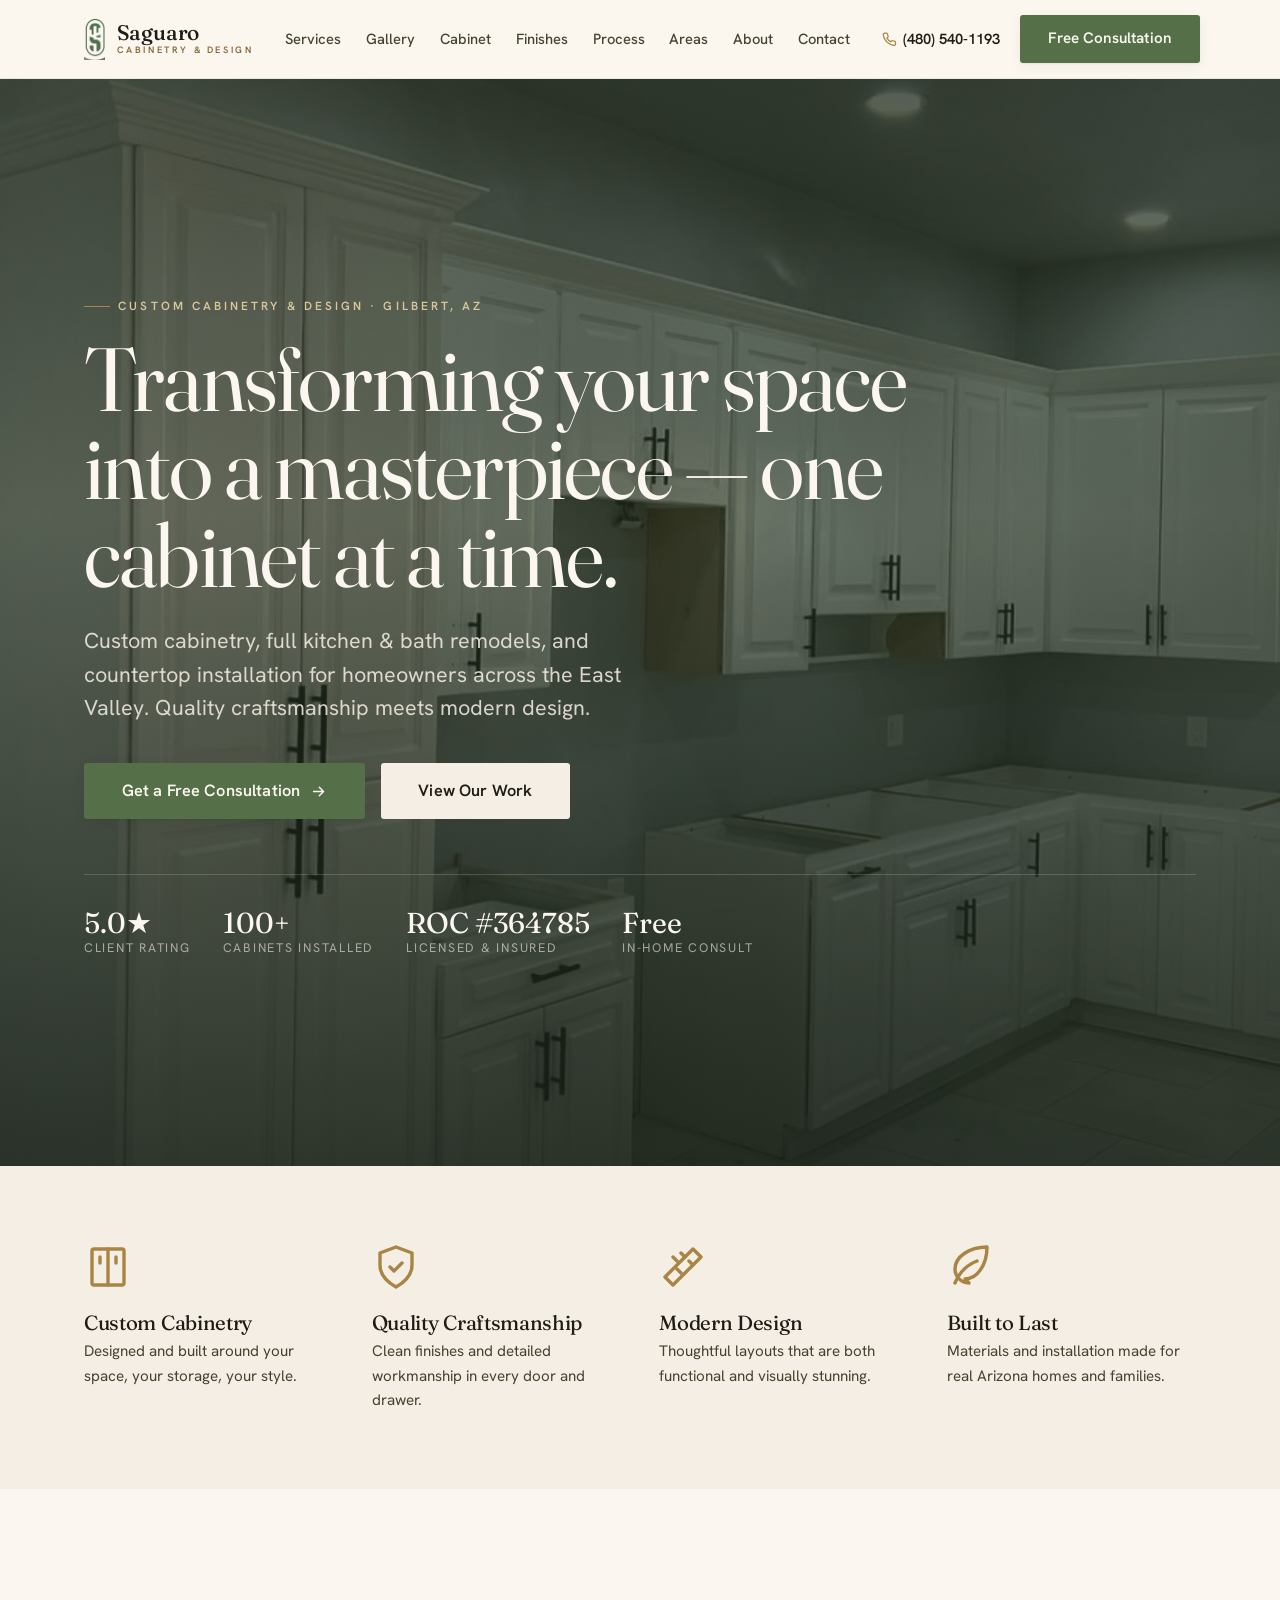
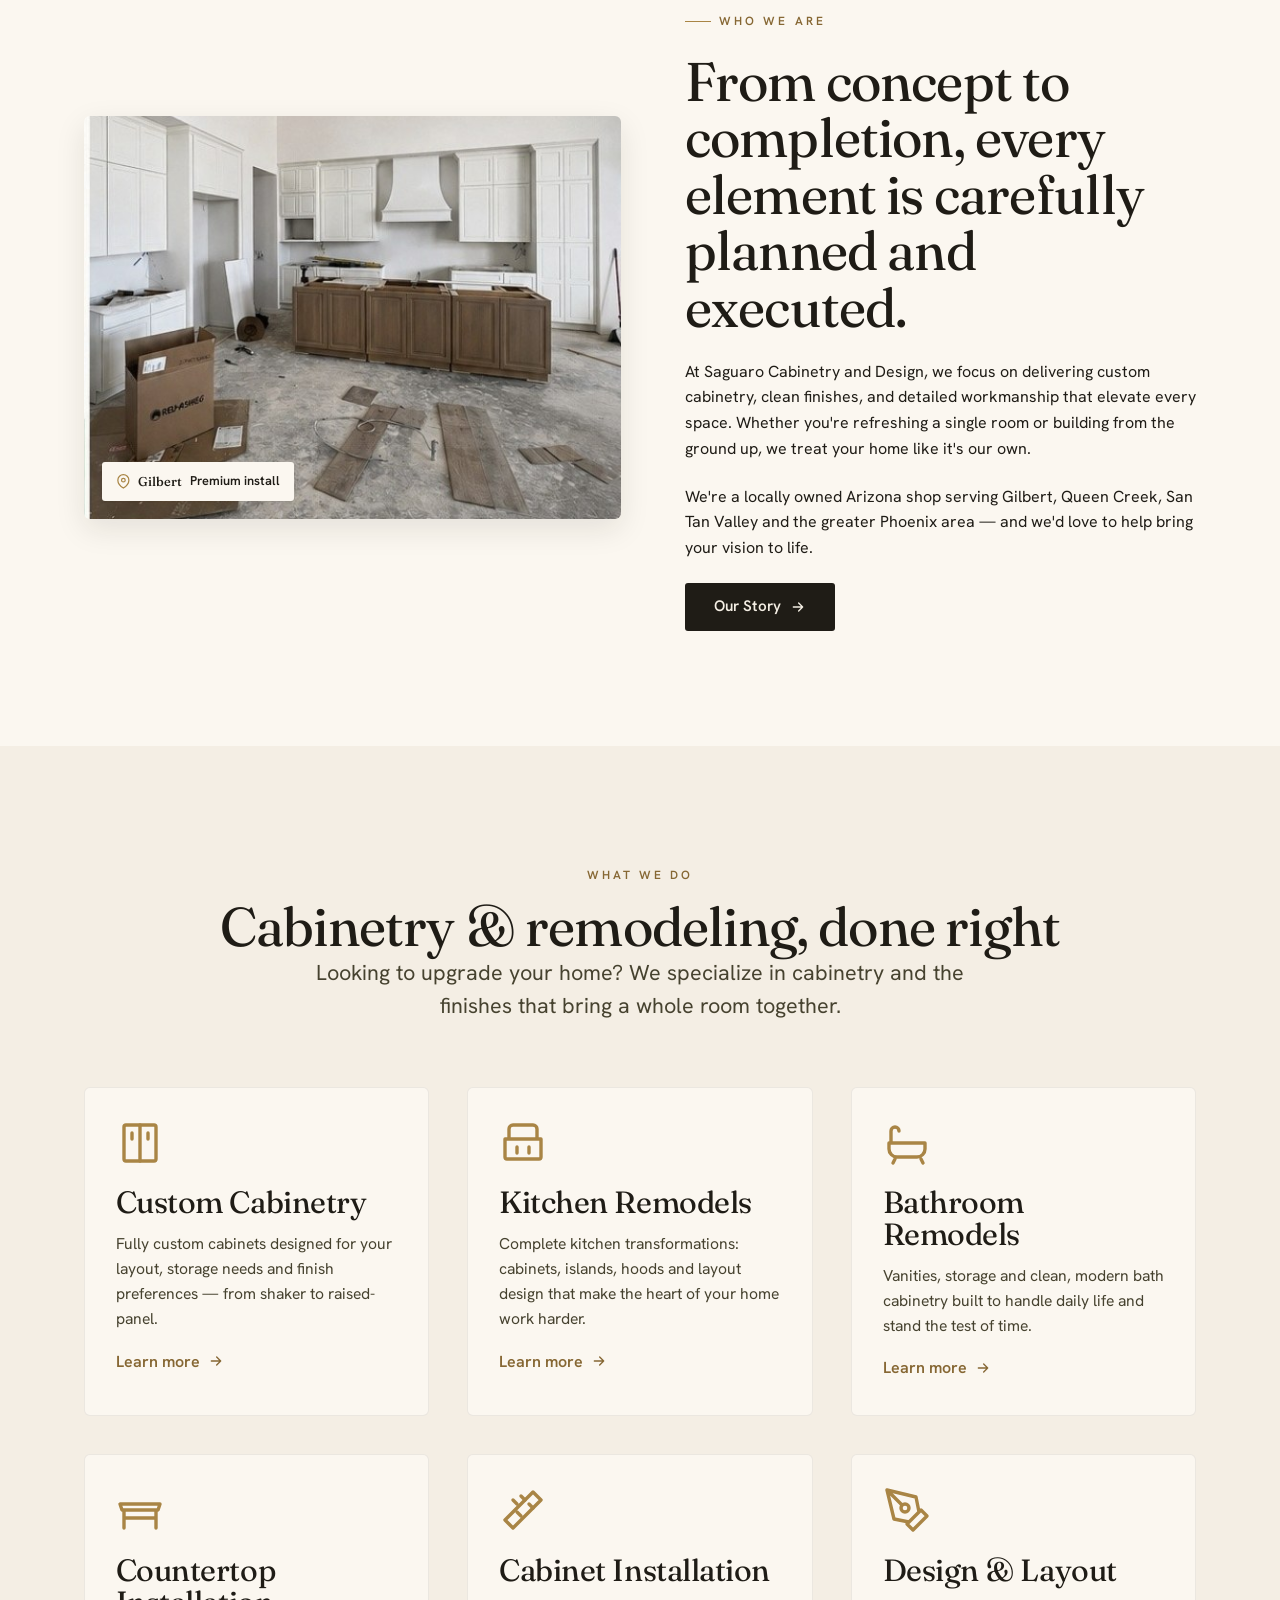
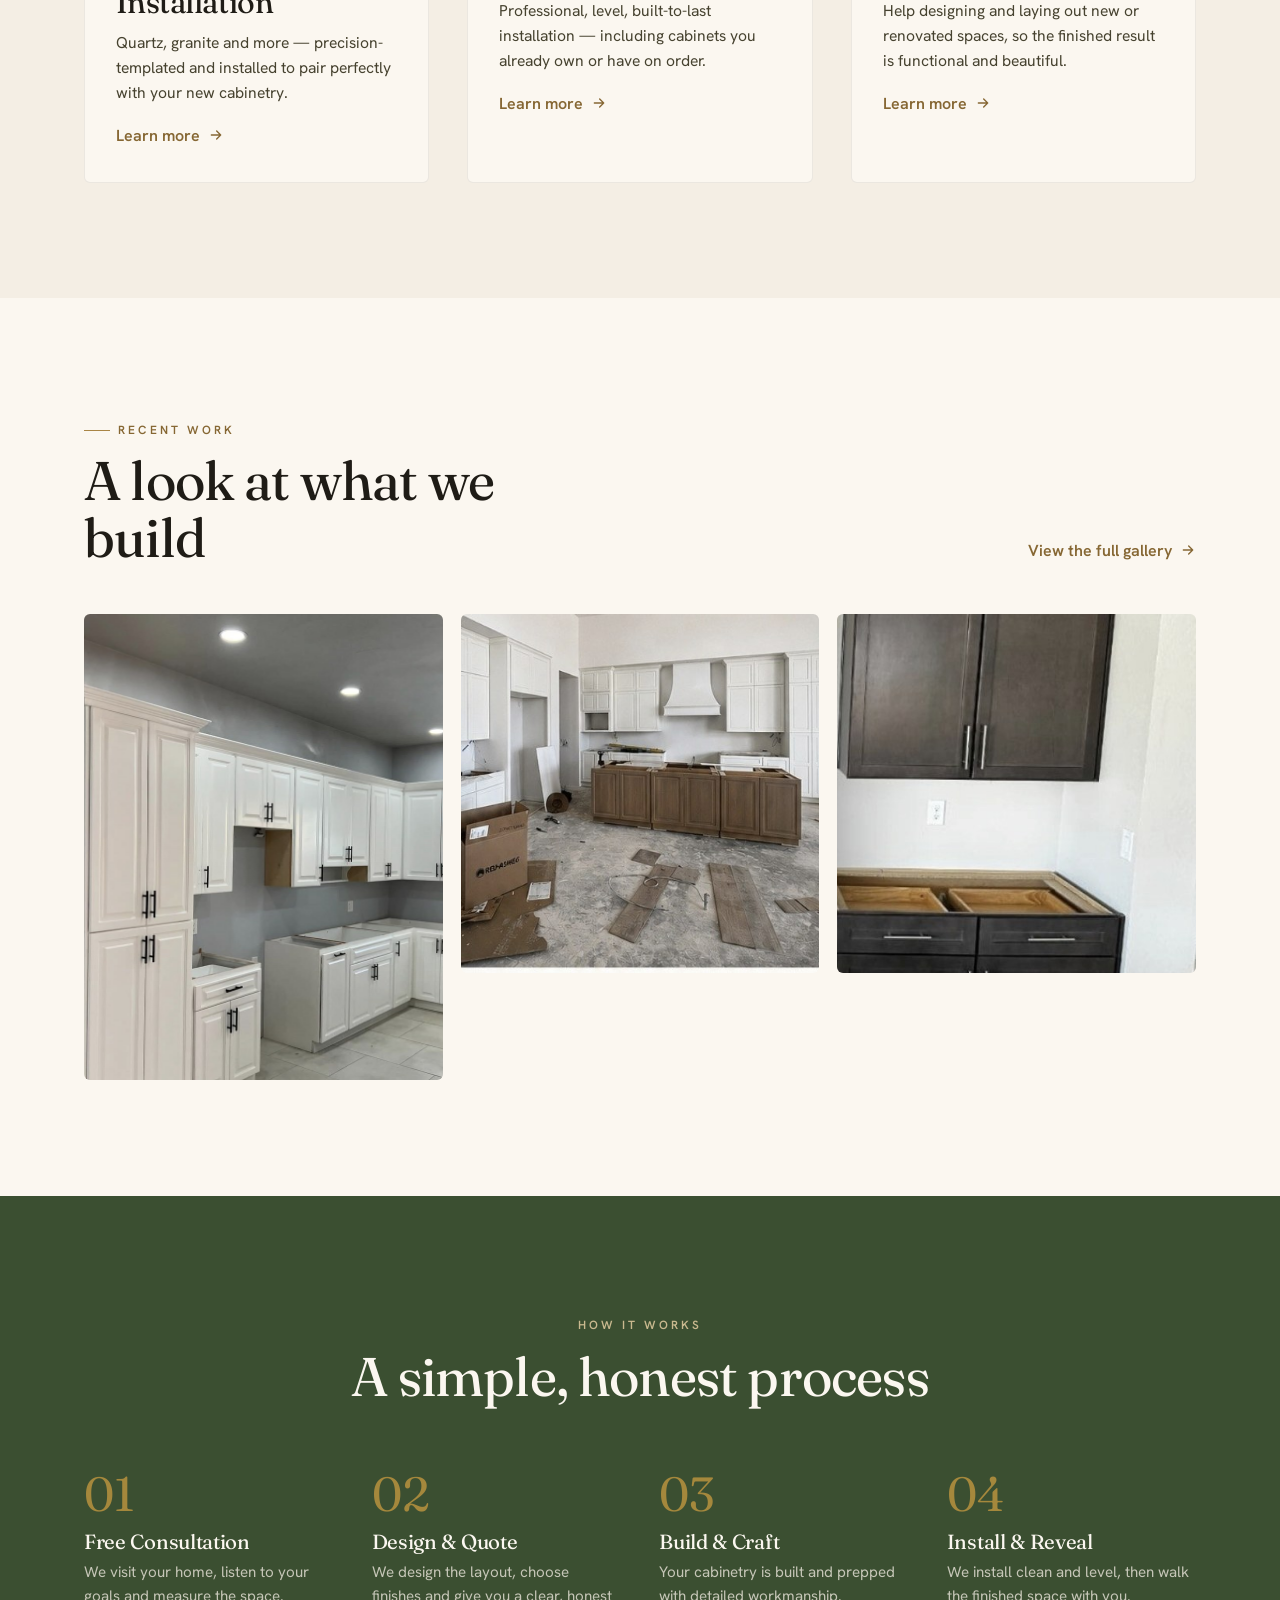
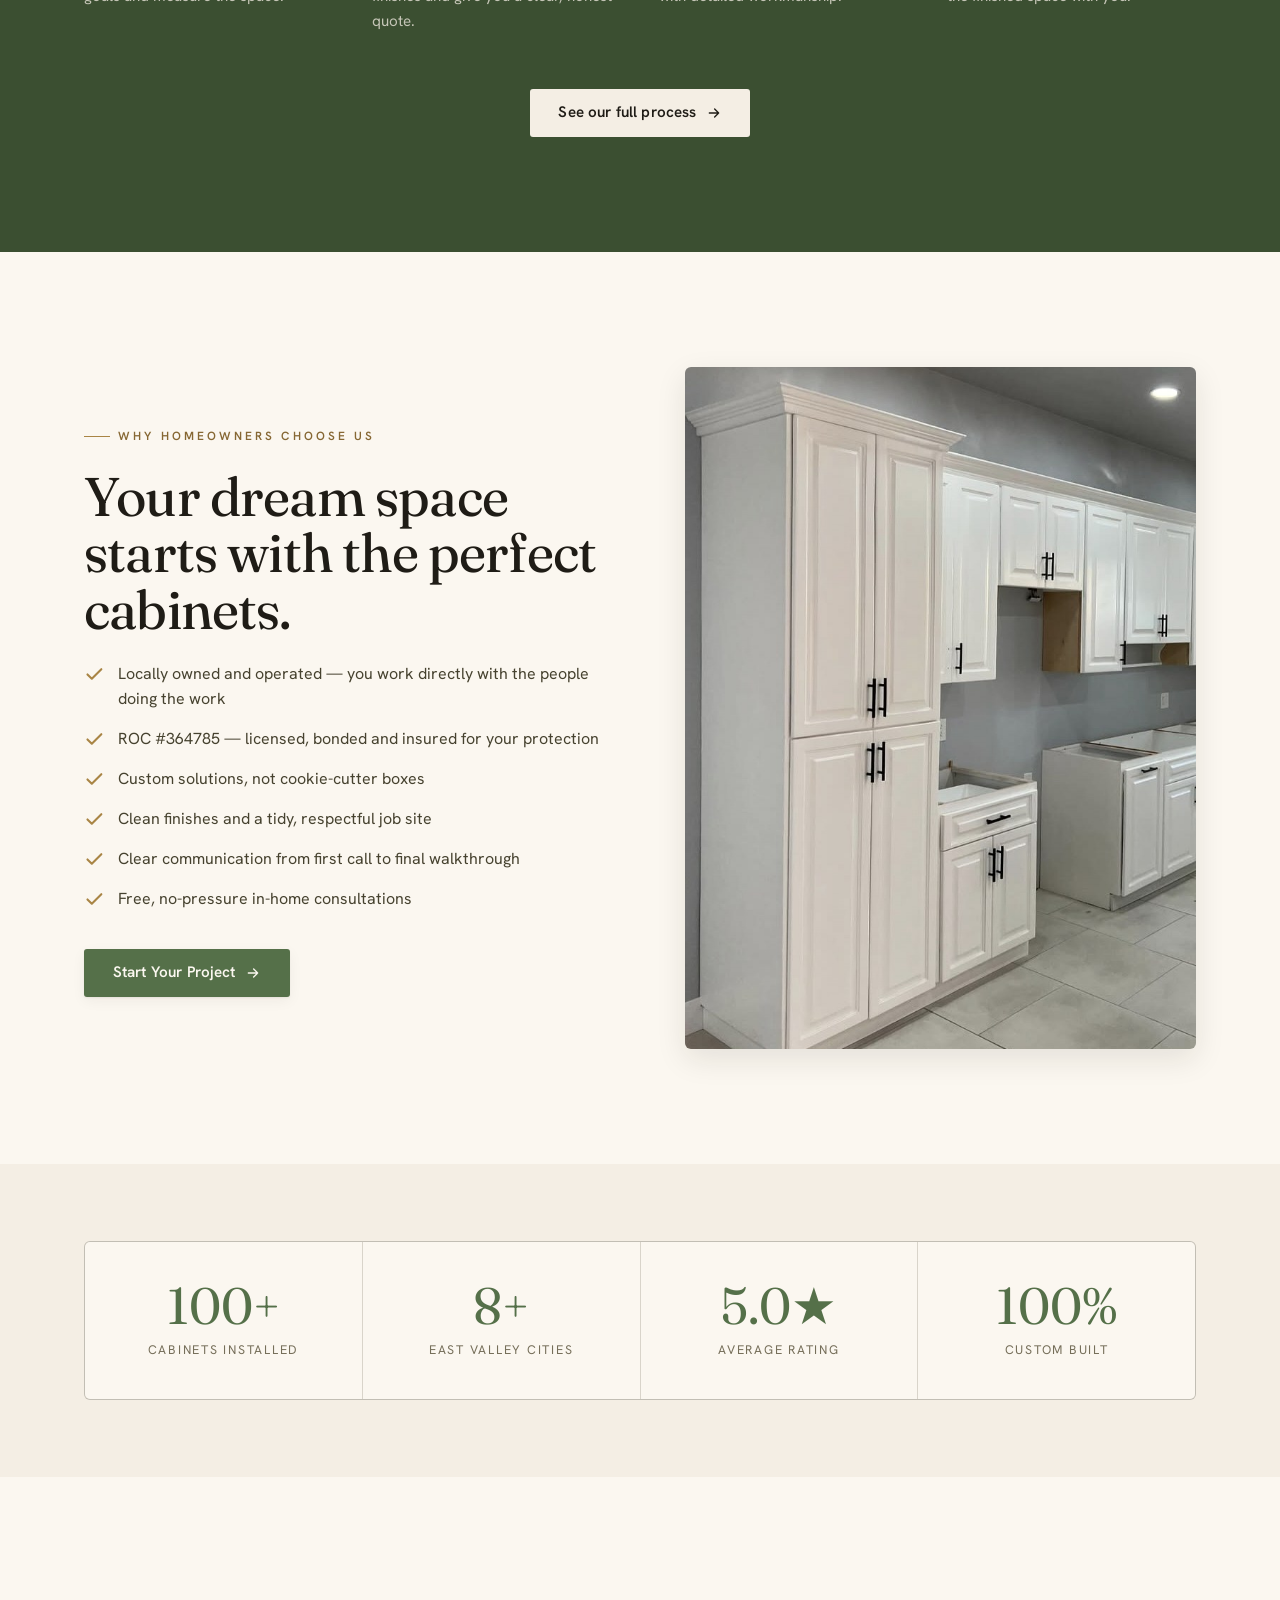
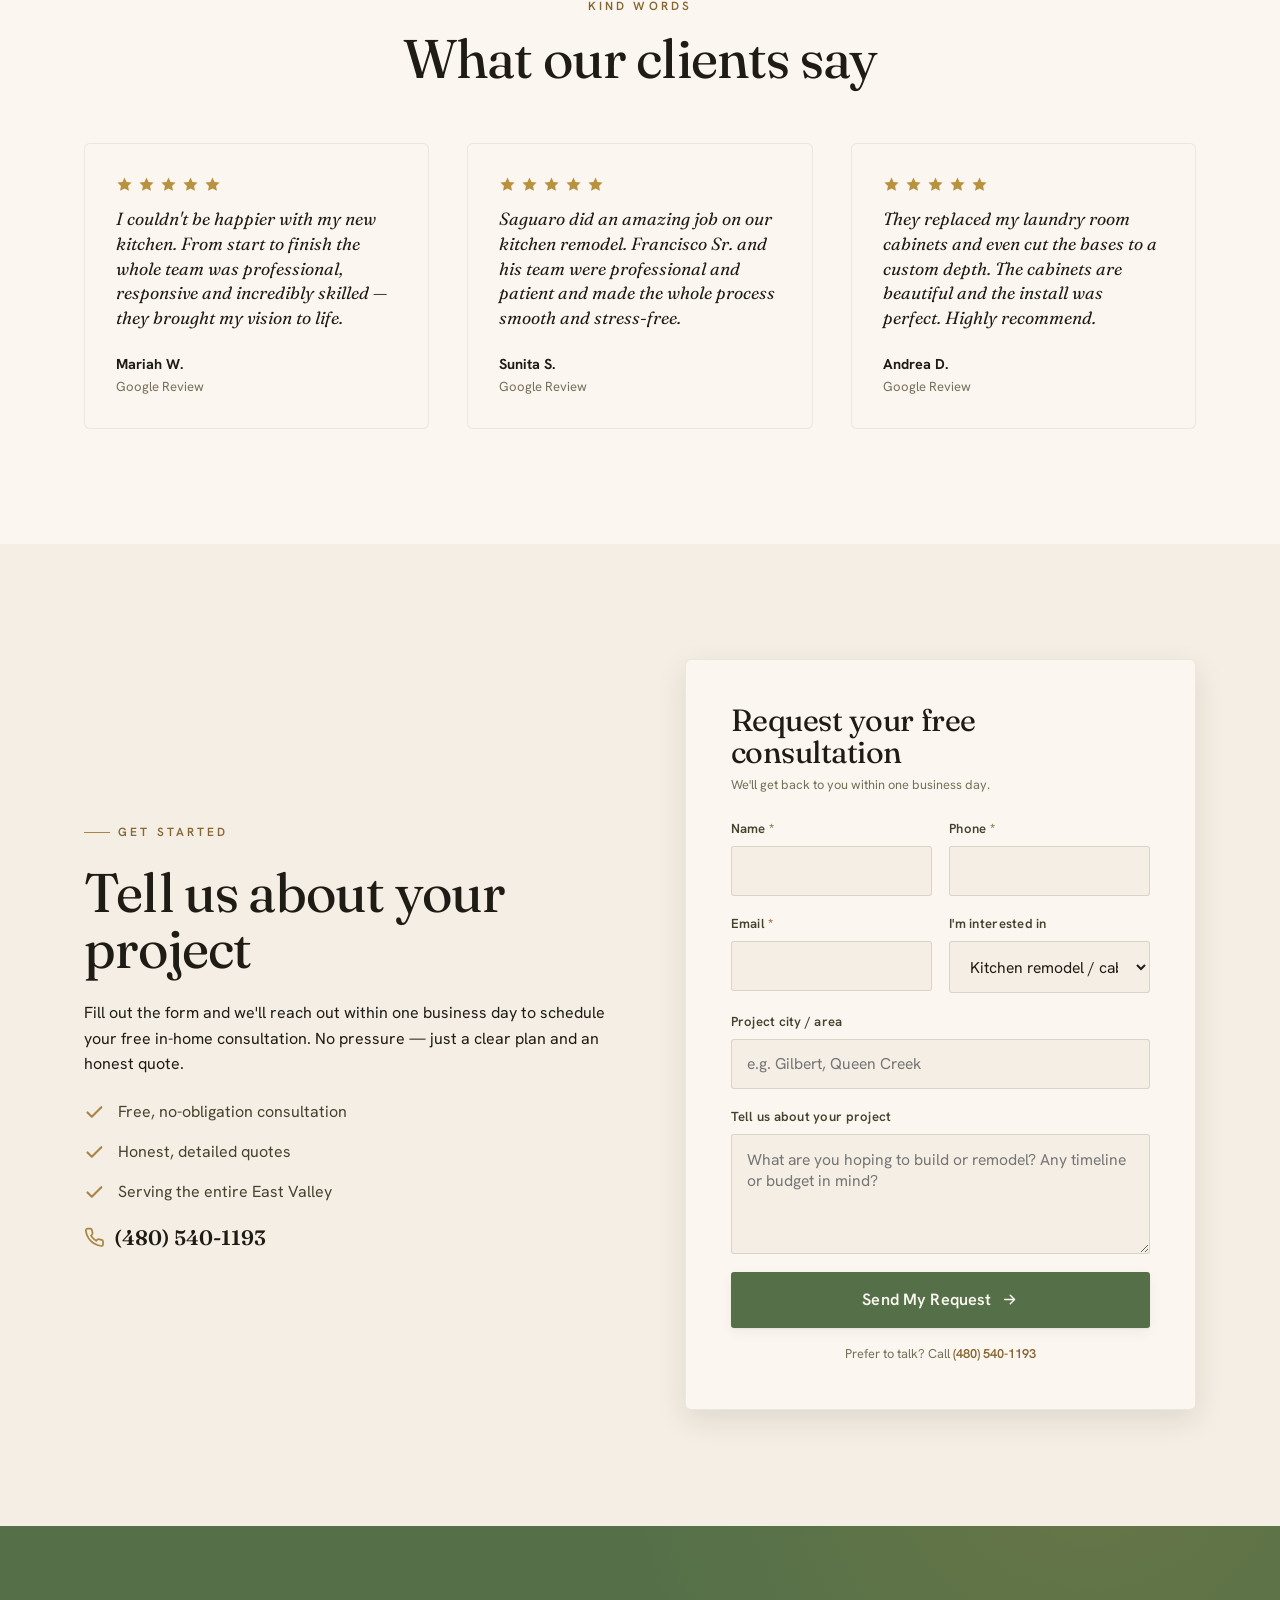
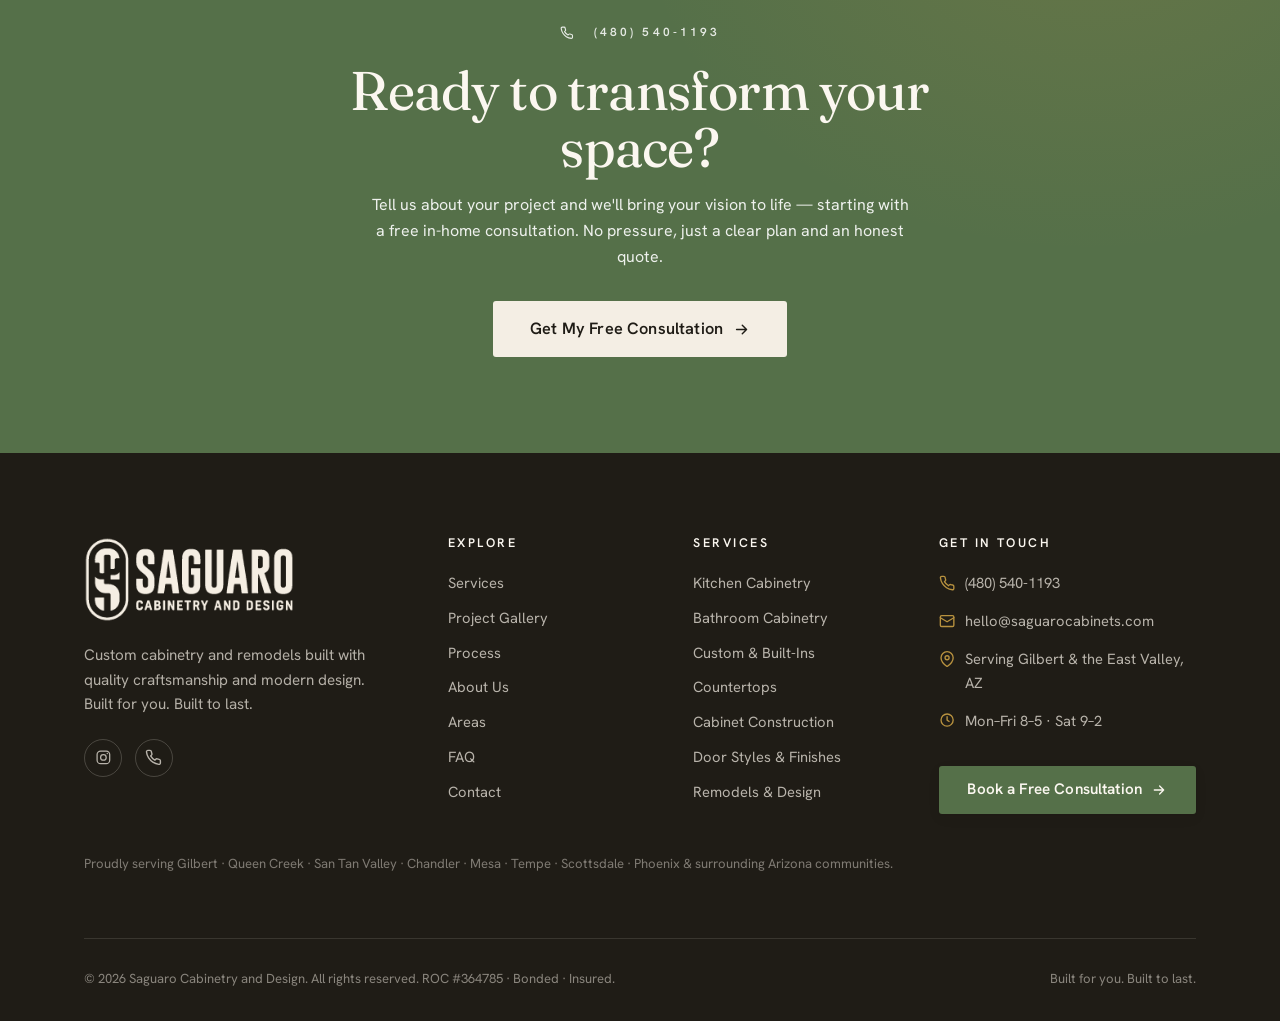
<file: index.html>
<!DOCTYPE html>
<html lang="en">
<head>
<meta charset="utf-8">
<title>Saguaro Cabinetry and Design | Custom Cabinets & Kitchen Remodels in Gilbert, AZ</title>
<meta name="viewport" content="width=device-width, initial-scale=1">
<meta name="description" content="Custom cabinetry, kitchen & bathroom remodels, and countertop installation across Gilbert, Queen Creek & the East Valley. Built for you. Built to last. Free in-home consultation — call (480) 540-1193.">
<link rel="canonical" href="https://saguarocabinets.com/">
<meta name="robots" content="index,follow,max-image-preview:large">
<meta name="theme-color" content="#557049">
<meta name="author" content="Saguaro Cabinetry and Design">
<meta name="geo.region" content="US-AZ"><meta name="geo.placename" content="Gilbert, Arizona">
<meta property="og:type" content="website">
<meta property="og:site_name" content="Saguaro Cabinetry and Design">
<meta property="og:title" content="Saguaro Cabinetry and Design | Custom Cabinets & Kitchen Remodels in Gilbert, AZ">
<meta property="og:description" content="Custom cabinetry, kitchen & bathroom remodels, and countertop installation across Gilbert, Queen Creek & the East Valley. Built for you. Built to last. Free in-home consultation — call (480) 540-1193.">
<meta property="og:url" content="https://saguarocabinets.com/">
<meta property="og:image" content="https://saguarocabinets.com/assets/img/project-queencreek-kitchen.jpg">
<meta property="og:locale" content="en_US">
<meta name="twitter:card" content="summary_large_image">
<meta name="twitter:title" content="Saguaro Cabinetry and Design | Custom Cabinets & Kitchen Remodels in Gilbert, AZ">
<meta name="twitter:description" content="Custom cabinetry, kitchen & bathroom remodels, and countertop installation across Gilbert, Queen Creek & the East Valley. Built for you. Built to last. Free in-home consultation — call (480) 540-1193.">
<meta name="twitter:image" content="https://saguarocabinets.com/assets/img/project-queencreek-kitchen.jpg">
<link rel="icon" type="image/png" href="assets/img/favicon.png">
<link rel="apple-touch-icon" href="assets/img/favicon.png">
<link rel="preconnect" href="https://fonts.googleapis.com">
<link rel="preconnect" href="https://fonts.gstatic.com" crossorigin>
<link href="https://fonts.googleapis.com/css2?family=Fraunces:opsz,wght@9..144,330;9..144,400;9..144,470;9..144,560&family=Hanken+Grotesk:wght@400;500;600;700&display=swap" rel="stylesheet">
<link rel="stylesheet" href="assets/css/style.css">
<script type="application/ld+json">{"@context":"https://schema.org","@type":"HomeAndConstructionBusiness","@id":"https://saguarocabinets.com/#business","name":"Saguaro Cabinetry and Design","alternateName":"Saguaro Cabinetry","image":"https://saguarocabinets.com/assets/img/project-queencreek-kitchen.jpg","logo":"https://saguarocabinets.com/assets/img/logo-mark.png","url":"https://saguarocabinets.com/","telephone":"(480) 540-1193","email":"hello@saguarocabinets.com","priceRange":"$$-$$$","address":{"@type":"PostalAddress","addressLocality":"Gilbert","addressRegion":"AZ","addressCountry":"US"},"areaServed":[{"@type":"City","name":"Gilbert"},{"@type":"City","name":"Queen Creek"},{"@type":"City","name":"San Tan Valley"},{"@type":"City","name":"Chandler"},{"@type":"City","name":"Mesa"},{"@type":"City","name":"Tempe"},{"@type":"City","name":"Scottsdale"},{"@type":"City","name":"Phoenix"}],"sameAs":["https://www.instagram.com/saguarocabinetry"],"description":"Custom cabinetry, kitchen and bathroom remodels, and countertop installation serving the East Valley and greater Phoenix, Arizona. Built for you. Built to last.","openingHoursSpecification":[{"@type":"OpeningHoursSpecification","dayOfWeek":["Monday","Tuesday","Wednesday","Thursday","Friday"],"opens":"08:00","closes":"17:00"},{"@type":"OpeningHoursSpecification","dayOfWeek":["Saturday"],"opens":"09:00","closes":"14:00"}],"aggregateRating":{"@type":"AggregateRating","ratingValue":"5.0","reviewCount":"27"},"makesOffer":[{"@type":"Offer","itemOffered":{"@type":"Service","name":"Custom Cabinetry"}},{"@type":"Offer","itemOffered":{"@type":"Service","name":"Kitchen Remodeling"}},{"@type":"Offer","itemOffered":{"@type":"Service","name":"Bathroom Remodeling"}},{"@type":"Offer","itemOffered":{"@type":"Service","name":"Cabinet Installation"}},{"@type":"Offer","itemOffered":{"@type":"Service","name":"Countertop Installation"}}]}</script>
<script type="application/ld+json">{"@context":"https://schema.org","@type":"WebSite","name":"Saguaro Cabinetry and Design","url":"https://saguarocabinets.com/","potentialAction":{"@type":"SearchAction","target":"https://saguarocabinets.com/gallery.html","query-input":"required name=q"}}</script>
</head>
<body>
<header class="site-header">
  <nav class="nav wrap" aria-label="Primary">
    <a class="brand" href="index.html" aria-label="Saguaro Cabinetry and Design — home">
      <img class="brand__mark" src="assets/img/logo-mark.png" alt="" width="22" height="42" loading="eager">
      <span class="brand__name">Saguaro<small>Cabinetry &amp; Design</small></span>
    </a>
    <div class="nav__links" id="menu"><a href="services.html">Services</a><a href="gallery.html">Gallery</a><a href="cabinet.html">Cabinet</a><a href="finishes.html">Finishes</a><a href="process.html">Process</a><a href="areas.html">Areas</a><a href="about.html">About</a><a href="contact.html">Contact</a></div>
    <div class="nav__cta">
      <a class="nav__phone" href="tel:+14805401193"><svg viewBox="0 0 24 24" fill="none" stroke="currentColor" stroke-width="2" stroke-linecap="round" stroke-linejoin="round"><path d="M22 16.92v3a2 2 0 0 1-2.18 2 19.8 19.8 0 0 1-8.63-3.07 19.5 19.5 0 0 1-6-6A19.8 19.8 0 0 1 2.12 4.18 2 2 0 0 1 4.11 2h3a2 2 0 0 1 2 1.72c.13.96.36 1.9.7 2.81a2 2 0 0 1-.45 2.11L8.09 9.91a16 16 0 0 0 6 6l1.27-1.27a2 2 0 0 1 2.11-.45c.91.34 1.85.57 2.81.7A2 2 0 0 1 22 16.92z"/></svg>(480) 540-1193</a>
      <a class="btn btn--primary" href="contact.html">Free Consultation</a>
      <button class="nav__toggle" aria-label="Toggle menu" aria-controls="menu" aria-expanded="false"><span></span><span></span><span></span></button>
    </div>
  </nav>
</header>

<section class="hero">
  <div class="hero__media"><img src="assets/img/hero-kitchen.jpg" alt="Custom white kitchen cabinetry installed by Saguaro Cabinetry and Design in Queen Creek, Arizona"></div>
  <div class="wrap hero__inner">
    <span class="eyebrow hero__eyebrow reveal in">Custom Cabinetry &amp; Design · Gilbert, AZ</span>
    <h1 class="display reveal in" data-d="1" style="margin-top:1.2rem">Transforming your space into a masterpiece — one cabinet at a time.</h1>
    <p class="lead reveal in" data-d="2" style="margin-top:1.6rem">Custom cabinetry, full kitchen &amp; bath remodels, and countertop installation for homeowners across the East Valley. Quality craftsmanship meets modern design.</p>
    <div class="hero__cta reveal in" data-d="3">
      <a class="btn btn--primary btn--lg" href="contact.html">Get a Free Consultation <svg viewBox="0 0 24 24" fill="none" stroke="currentColor" stroke-width="2" stroke-linecap="round" stroke-linejoin="round"><path d="M5 12h14M13 6l6 6-6 6"/></svg></a>
      <a class="btn btn--light btn--lg" href="gallery.html">View Our Work</a>
    </div>
    <div class="hero__trust reveal in" data-d="4">
      <div><b>5.0&#9733;</b><span>Client rating</span></div>
      <div><b>100+</b><span>Cabinets installed</span></div>
      <div><b>ROC&nbsp;#364785</b><span>Licensed &amp; insured</span></div>
      <div><b>Free</b><span>In-home consult</span></div>
    </div>
  </div>
</section>

<section class="section section--tight bg-bone">
  <div class="wrap">
    <div class="grid g-4">
      <div class="reveal"><div class="card__icon"><svg viewBox="0 0 24 24" fill="none" stroke="currentColor" stroke-width="1.7" stroke-linecap="round" stroke-linejoin="round"><rect x="4" y="3" width="16" height="18" rx="1"/><path d="M12 3v18M8 7v3M16 7v3"/></svg></div><h4>Custom Cabinetry</h4><p style="color:var(--ink-soft);font-size:.95rem;margin-top:.4rem">Designed and built around your space, your storage, your style.</p></div>
      <div class="reveal" data-d="1"><div class="card__icon"><svg viewBox="0 0 24 24" fill="none" stroke="currentColor" stroke-width="1.7" stroke-linecap="round" stroke-linejoin="round"><path d="M12 2 4 5v6c0 5 3.5 8.5 8 11 4.5-2.5 8-6 8-11V5z"/><path d="m9 12 2 2 4-4"/></svg></div><h4>Quality Craftsmanship</h4><p style="color:var(--ink-soft);font-size:.95rem;margin-top:.4rem">Clean finishes and detailed workmanship in every door and drawer.</p></div>
      <div class="reveal" data-d="2"><div class="card__icon"><svg viewBox="0 0 24 24" fill="none" stroke="currentColor" stroke-width="1.7" stroke-linecap="round" stroke-linejoin="round"><path d="M3 17 17 3l4 4L7 21z"/><path d="M7 7l2 2M11 5l2 2M15 9l2 2M9 13l2 2"/></svg></div><h4>Modern Design</h4><p style="color:var(--ink-soft);font-size:.95rem;margin-top:.4rem">Thoughtful layouts that are both functional and visually stunning.</p></div>
      <div class="reveal" data-d="3"><div class="card__icon"><svg viewBox="0 0 24 24" fill="none" stroke="currentColor" stroke-width="1.7" stroke-linecap="round" stroke-linejoin="round"><path d="M11 20A7 7 0 0 1 4 13c0-6 7-11 16-11 0 9-5 16-11 16zM4 20c2-5 6-9 11-11"/></svg></div><h4>Built to Last</h4><p style="color:var(--ink-soft);font-size:.95rem;margin-top:.4rem">Materials and installation made for real Arizona homes and families.</p></div>
    </div>
  </div>
</section>

<section class="section">
  <div class="wrap split">
    <div class="split__media reveal"><div class="media-frame"><img src="assets/img/project-gilbert-island.jpg" alt="Custom walnut kitchen island with white perimeter cabinets and custom range hood in Gilbert, AZ"><div class="media-badge"><svg viewBox="0 0 24 24" fill="none" stroke="currentColor" stroke-width="2" stroke-linecap="round" stroke-linejoin="round"><path d="M21 10c0 7-9 13-9 13s-9-6-9-13a9 9 0 0 1 18 0z"/><circle cx="12" cy="10" r="3"/></svg><b>Gilbert</b> Premium install</div></div></div>
    <div class="stack reveal" data-d="1">
      <span class="eyebrow">Who we are</span>
      <h2>From concept to completion, every element is carefully planned and executed.</h2>
      <p>At Saguaro Cabinetry and Design, we focus on delivering custom cabinetry, clean finishes, and detailed workmanship that elevate every space. Whether you're refreshing a single room or building from the ground up, we treat your home like it's our own.</p>
      <p>We're a locally owned Arizona shop serving Gilbert, Queen Creek, San Tan Valley and the greater Phoenix area — and we'd love to help bring your vision to life.</p>
      <a class="btn btn--dark" href="about.html">Our Story <svg viewBox="0 0 24 24" fill="none" stroke="currentColor" stroke-width="2" stroke-linecap="round" stroke-linejoin="round"><path d="M5 12h14M13 6l6 6-6 6"/></svg></a>
    </div>
  </div>
</section>

<section class="section bg-bone">
  <div class="wrap">
    <div class="center stack-sm reveal" style="margin-bottom:clamp(2.5rem,5vw,4rem)">
      <span class="eyebrow center">What we do</span>
      <h2>Cabinetry &amp; remodeling, done right</h2>
      <p class="lead measure" style="margin:0 auto">Looking to upgrade your home? We specialize in cabinetry and the finishes that bring a whole room together.</p>
    </div>
    <div class="grid g-3">
      <div class="card reveal"><div class="card__icon"><svg viewBox="0 0 24 24" fill="none" stroke="currentColor" stroke-width="1.7" stroke-linecap="round" stroke-linejoin="round"><rect x="4" y="3" width="16" height="18" rx="1"/><path d="M12 3v18M8 7v3M16 7v3"/></svg></div><h3>Custom Cabinetry</h3><p>Fully custom cabinets designed for your layout, storage needs and finish preferences — from shaker to raised-panel.</p><a class="link-arrow" href="custom-cabinetry.html" style="margin-top:1.1rem">Learn more <svg viewBox="0 0 24 24" fill="none" stroke="currentColor" stroke-width="2" stroke-linecap="round" stroke-linejoin="round"><path d="M5 12h14M13 6l6 6-6 6"/></svg></a></div>
      <div class="card reveal"><div class="card__icon"><svg viewBox="0 0 24 24" fill="none" stroke="currentColor" stroke-width="1.7" stroke-linecap="round" stroke-linejoin="round"><path d="M3 10h18M5 10V5a2 2 0 0 1 2-2h10a2 2 0 0 1 2 2v5M3 10v9a1 1 0 0 0 1 1h16a1 1 0 0 0 1-1v-9M9 14v3M15 14v3"/></svg></div><h3>Kitchen Remodels</h3><p>Complete kitchen transformations: cabinets, islands, hoods and layout design that make the heart of your home work harder.</p><a class="link-arrow" href="kitchens.html" style="margin-top:1.1rem">Learn more <svg viewBox="0 0 24 24" fill="none" stroke="currentColor" stroke-width="2" stroke-linecap="round" stroke-linejoin="round"><path d="M5 12h14M13 6l6 6-6 6"/></svg></a></div>
      <div class="card reveal"><div class="card__icon"><svg viewBox="0 0 24 24" fill="none" stroke="currentColor" stroke-width="1.7" stroke-linecap="round" stroke-linejoin="round"><path d="M4 12V6a2 2 0 0 1 2-2 2 2 0 0 1 2 2M3 12h18v3a4 4 0 0 1-4 4H7a4 4 0 0 1-4-4zM6 20l-1 2M19 20l1 2"/></svg></div><h3>Bathroom Remodels</h3><p>Vanities, storage and clean, modern bath cabinetry built to handle daily life and stand the test of time.</p><a class="link-arrow" href="bathrooms.html" style="margin-top:1.1rem">Learn more <svg viewBox="0 0 24 24" fill="none" stroke="currentColor" stroke-width="2" stroke-linecap="round" stroke-linejoin="round"><path d="M5 12h14M13 6l6 6-6 6"/></svg></a></div>
      <div class="card reveal"><div class="card__icon"><svg viewBox="0 0 24 24" fill="none" stroke="currentColor" stroke-width="1.7" stroke-linecap="round" stroke-linejoin="round"><path d="M2 9h20l-1 3H3zM4 12v9M20 12v9M4 16h16"/></svg></div><h3>Countertop Installation</h3><p>Quartz, granite and more — precision-templated and installed to pair perfectly with your new cabinetry.</p><a class="link-arrow" href="countertops.html" style="margin-top:1.1rem">Learn more <svg viewBox="0 0 24 24" fill="none" stroke="currentColor" stroke-width="2" stroke-linecap="round" stroke-linejoin="round"><path d="M5 12h14M13 6l6 6-6 6"/></svg></a></div>
      <div class="card reveal"><div class="card__icon"><svg viewBox="0 0 24 24" fill="none" stroke="currentColor" stroke-width="1.7" stroke-linecap="round" stroke-linejoin="round"><path d="M3 17 17 3l4 4L7 21z"/><path d="M7 7l2 2M11 5l2 2M15 9l2 2M9 13l2 2"/></svg></div><h3>Cabinet Installation</h3><p>Professional, level, built-to-last installation — including cabinets you already own or have on order.</p><a class="link-arrow" href="services.html" style="margin-top:1.1rem">Learn more <svg viewBox="0 0 24 24" fill="none" stroke="currentColor" stroke-width="2" stroke-linecap="round" stroke-linejoin="round"><path d="M5 12h14M13 6l6 6-6 6"/></svg></a></div>
      <div class="card reveal"><div class="card__icon"><svg viewBox="0 0 24 24" fill="none" stroke="currentColor" stroke-width="1.7" stroke-linecap="round" stroke-linejoin="round"><path d="m12 19 7-7 3 3-7 7-3-3zM18 13l-1.5-7.5L2 2l3.5 14.5L13 18zM2 2l7.5 7.5"/><circle cx="11" cy="11" r="2"/></svg></div><h3>Design &amp; Layout</h3><p>Help designing and laying out new or renovated spaces, so the finished result is functional and beautiful.</p><a class="link-arrow" href="services.html" style="margin-top:1.1rem">Learn more <svg viewBox="0 0 24 24" fill="none" stroke="currentColor" stroke-width="2" stroke-linecap="round" stroke-linejoin="round"><path d="M5 12h14M13 6l6 6-6 6"/></svg></a></div>
    </div>
  </div>
</section>

<section class="section">
  <div class="wrap">
    <div class="split" style="align-items:flex-end;margin-bottom:clamp(2rem,4vw,3rem)">
      <div class="stack-sm reveal"><span class="eyebrow">Recent work</span><h2>A look at what we build</h2></div>
      <div class="reveal" data-d="1" style="text-align:right"><a class="link-arrow" href="gallery.html">View the full gallery <svg viewBox="0 0 24 24" fill="none" stroke="currentColor" stroke-width="2" stroke-linecap="round" stroke-linejoin="round"><path d="M5 12h14M13 6l6 6-6 6"/></svg></a></div>
    </div>
    <div class="gallery-grid">
      <div class="gallery-item reveal"><img src="assets/img/project-queencreek-kitchen.jpg" alt="White raised-panel kitchen cabinets in Queen Creek, AZ" loading="lazy"><div class="gallery-item__cap"><span>Queen Creek</span><h4>White Raised-Panel Kitchen</h4></div></div>
      <div class="gallery-item reveal" data-d="1"><img src="assets/img/project-gilbert-island.jpg" alt="Walnut kitchen island in Gilbert, AZ" loading="lazy"><div class="gallery-item__cap"><span>Gilbert</span><h4>Walnut Island &amp; Hood</h4></div></div>
      <div class="gallery-item reveal" data-d="2"><img src="assets/img/project-espresso-cabinets.jpg" alt="Espresso built-in cabinetry in San Tan Valley, AZ" loading="lazy"><div class="gallery-item__cap"><span>San Tan Valley</span><h4>Espresso Built-Ins</h4></div></div>
    </div>
  </div>
</section>

<section class="section bg-saguaro">
  <div class="wrap">
    <div class="center stack-sm reveal" style="margin-bottom:clamp(2.5rem,5vw,4rem)">
      <span class="eyebrow center">How it works</span>
      <h2>A simple, honest process</h2>
    </div>
    <div class="grid g-4">
      <div class="reveal"><span class="feature-num">01</span><h4>Free Consultation</h4><p style="color:rgba(244,238,228,.75);margin-top:.5rem;font-size:.95rem">We visit your home, listen to your goals and measure the space.</p></div>
      <div class="reveal" data-d="1"><span class="feature-num">02</span><h4>Design &amp; Quote</h4><p style="color:rgba(244,238,228,.75);margin-top:.5rem;font-size:.95rem">We design the layout, choose finishes and give you a clear, honest quote.</p></div>
      <div class="reveal" data-d="2"><span class="feature-num">03</span><h4>Build &amp; Craft</h4><p style="color:rgba(244,238,228,.75);margin-top:.5rem;font-size:.95rem">Your cabinetry is built and prepped with detailed workmanship.</p></div>
      <div class="reveal" data-d="3"><span class="feature-num">04</span><h4>Install &amp; Reveal</h4><p style="color:rgba(244,238,228,.75);margin-top:.5rem;font-size:.95rem">We install clean and level, then walk the finished space with you.</p></div>
    </div>
    <div class="center" style="margin-top:clamp(2.5rem,5vw,3.5rem)"><a class="btn btn--light" href="process.html">See our full process <svg viewBox="0 0 24 24" fill="none" stroke="currentColor" stroke-width="2" stroke-linecap="round" stroke-linejoin="round"><path d="M5 12h14M13 6l6 6-6 6"/></svg></a></div>
  </div>
</section>

<section class="section">
  <div class="wrap split split--rev">
    <div class="split__media reveal"><div class="media-frame media-frame--tall"><img src="assets/img/project-queencreek-pantry.jpg" alt="Floor-to-ceiling white pantry cabinetry installed in Queen Creek, AZ"></div></div>
    <div class="stack reveal" data-d="1">
      <span class="eyebrow">Why homeowners choose us</span>
      <h2>Your dream space starts with the perfect cabinets.</h2>
      <ul class="checklist "><li><svg viewBox="0 0 24 24" fill="none" stroke="currentColor" stroke-width="2.4" stroke-linecap="round" stroke-linejoin="round"><path d="M20 6 9 17l-5-5"/></svg><span>Locally owned and operated — you work directly with the people doing the work</span></li><li><svg viewBox="0 0 24 24" fill="none" stroke="currentColor" stroke-width="2.4" stroke-linecap="round" stroke-linejoin="round"><path d="M20 6 9 17l-5-5"/></svg><span>ROC #364785 — licensed, bonded and insured for your protection</span></li><li><svg viewBox="0 0 24 24" fill="none" stroke="currentColor" stroke-width="2.4" stroke-linecap="round" stroke-linejoin="round"><path d="M20 6 9 17l-5-5"/></svg><span>Custom solutions, not cookie-cutter boxes</span></li><li><svg viewBox="0 0 24 24" fill="none" stroke="currentColor" stroke-width="2.4" stroke-linecap="round" stroke-linejoin="round"><path d="M20 6 9 17l-5-5"/></svg><span>Clean finishes and a tidy, respectful job site</span></li><li><svg viewBox="0 0 24 24" fill="none" stroke="currentColor" stroke-width="2.4" stroke-linecap="round" stroke-linejoin="round"><path d="M20 6 9 17l-5-5"/></svg><span>Clear communication from first call to final walkthrough</span></li><li><svg viewBox="0 0 24 24" fill="none" stroke="currentColor" stroke-width="2.4" stroke-linecap="round" stroke-linejoin="round"><path d="M20 6 9 17l-5-5"/></svg><span>Free, no-pressure in-home consultations</span></li></ul>
      <a class="btn btn--primary" href="contact.html">Start Your Project <svg viewBox="0 0 24 24" fill="none" stroke="currentColor" stroke-width="2" stroke-linecap="round" stroke-linejoin="round"><path d="M5 12h14M13 6l6 6-6 6"/></svg></a>
    </div>
  </div>
</section>

<section class="section--tight bg-bone">
  <div class="wrap">
    <div class="stats reveal">
      <div><b>100+</b><span>Cabinets Installed</span></div>
      <div><b>8+</b><span>East Valley Cities</span></div>
      <div><b>5.0&#9733;</b><span>Average Rating</span></div>
      <div><b>100%</b><span>Custom Built</span></div>
    </div>
  </div>
</section>

<!-- Real Google reviews (Saguaro Cabinetry and Design) -->
<section class="section">
  <div class="wrap">
    <div class="center stack-sm reveal" style="margin-bottom:clamp(2.5rem,5vw,3.5rem)"><span class="eyebrow center">Kind words</span><h2>What our clients say</h2></div>
    <div class="grid g-3">
      <div class="card reveal"><div class="quote"><div class="stars" aria-label="5 out of 5 stars"><svg viewBox="0 0 24 24" fill="currentColor"><path d="m12 2 2.9 6.3L22 9.3l-5 4.7 1.3 6.9L12 17.6 5.7 20.9 7 14 2 9.3l7.1-1z"/></svg><svg viewBox="0 0 24 24" fill="currentColor"><path d="m12 2 2.9 6.3L22 9.3l-5 4.7 1.3 6.9L12 17.6 5.7 20.9 7 14 2 9.3l7.1-1z"/></svg><svg viewBox="0 0 24 24" fill="currentColor"><path d="m12 2 2.9 6.3L22 9.3l-5 4.7 1.3 6.9L12 17.6 5.7 20.9 7 14 2 9.3l7.1-1z"/></svg><svg viewBox="0 0 24 24" fill="currentColor"><path d="m12 2 2.9 6.3L22 9.3l-5 4.7 1.3 6.9L12 17.6 5.7 20.9 7 14 2 9.3l7.1-1z"/></svg><svg viewBox="0 0 24 24" fill="currentColor"><path d="m12 2 2.9 6.3L22 9.3l-5 4.7 1.3 6.9L12 17.6 5.7 20.9 7 14 2 9.3l7.1-1z"/></svg></div><p style="font-size:1.1rem">I couldn't be happier with my new kitchen. From start to finish the whole team was professional, responsive and incredibly skilled — they brought my vision to life.</p><div class="quote__by"><b>Mariah W.</b><span>Google Review</span></div></div></div>
      <div class="card reveal" data-d="1"><div class="quote"><div class="stars" aria-label="5 out of 5 stars"><svg viewBox="0 0 24 24" fill="currentColor"><path d="m12 2 2.9 6.3L22 9.3l-5 4.7 1.3 6.9L12 17.6 5.7 20.9 7 14 2 9.3l7.1-1z"/></svg><svg viewBox="0 0 24 24" fill="currentColor"><path d="m12 2 2.9 6.3L22 9.3l-5 4.7 1.3 6.9L12 17.6 5.7 20.9 7 14 2 9.3l7.1-1z"/></svg><svg viewBox="0 0 24 24" fill="currentColor"><path d="m12 2 2.9 6.3L22 9.3l-5 4.7 1.3 6.9L12 17.6 5.7 20.9 7 14 2 9.3l7.1-1z"/></svg><svg viewBox="0 0 24 24" fill="currentColor"><path d="m12 2 2.9 6.3L22 9.3l-5 4.7 1.3 6.9L12 17.6 5.7 20.9 7 14 2 9.3l7.1-1z"/></svg><svg viewBox="0 0 24 24" fill="currentColor"><path d="m12 2 2.9 6.3L22 9.3l-5 4.7 1.3 6.9L12 17.6 5.7 20.9 7 14 2 9.3l7.1-1z"/></svg></div><p style="font-size:1.1rem">Saguaro did an amazing job on our kitchen remodel. Francisco Sr. and his team were professional and patient and made the whole process smooth and stress-free.</p><div class="quote__by"><b>Sunita S.</b><span>Google Review</span></div></div></div>
      <div class="card reveal" data-d="2"><div class="quote"><div class="stars" aria-label="5 out of 5 stars"><svg viewBox="0 0 24 24" fill="currentColor"><path d="m12 2 2.9 6.3L22 9.3l-5 4.7 1.3 6.9L12 17.6 5.7 20.9 7 14 2 9.3l7.1-1z"/></svg><svg viewBox="0 0 24 24" fill="currentColor"><path d="m12 2 2.9 6.3L22 9.3l-5 4.7 1.3 6.9L12 17.6 5.7 20.9 7 14 2 9.3l7.1-1z"/></svg><svg viewBox="0 0 24 24" fill="currentColor"><path d="m12 2 2.9 6.3L22 9.3l-5 4.7 1.3 6.9L12 17.6 5.7 20.9 7 14 2 9.3l7.1-1z"/></svg><svg viewBox="0 0 24 24" fill="currentColor"><path d="m12 2 2.9 6.3L22 9.3l-5 4.7 1.3 6.9L12 17.6 5.7 20.9 7 14 2 9.3l7.1-1z"/></svg><svg viewBox="0 0 24 24" fill="currentColor"><path d="m12 2 2.9 6.3L22 9.3l-5 4.7 1.3 6.9L12 17.6 5.7 20.9 7 14 2 9.3l7.1-1z"/></svg></div><p style="font-size:1.1rem">They replaced my laundry room cabinets and even cut the bases to a custom depth. The cabinets are beautiful and the install was perfect. Highly recommend.</p><div class="quote__by"><b>Andrea D.</b><span>Google Review</span></div></div></div>
    </div>
  </div>
</section>

<section class="section bg-bone">
  <div class="wrap split">
    <div class="stack reveal">
      <span class="eyebrow">Get started</span>
      <h2>Tell us about your project</h2>
      <p>Fill out the form and we'll reach out within one business day to schedule your free in-home consultation. No pressure — just a clear plan and an honest quote.</p>
      <ul class="checklist "><li><svg viewBox="0 0 24 24" fill="none" stroke="currentColor" stroke-width="2.4" stroke-linecap="round" stroke-linejoin="round"><path d="M20 6 9 17l-5-5"/></svg><span>Free, no-obligation consultation</span></li><li><svg viewBox="0 0 24 24" fill="none" stroke="currentColor" stroke-width="2.4" stroke-linecap="round" stroke-linejoin="round"><path d="M20 6 9 17l-5-5"/></svg><span>Honest, detailed quotes</span></li><li><svg viewBox="0 0 24 24" fill="none" stroke="currentColor" stroke-width="2.4" stroke-linecap="round" stroke-linejoin="round"><path d="M20 6 9 17l-5-5"/></svg><span>Serving the entire East Valley</span></li></ul>
      <div style="margin-top:1rem"><a class="nav__phone" href="tel:+14805401193" style="font-size:1.3rem;font-family:var(--serif)"><svg viewBox="0 0 24 24" fill="none" stroke="currentColor" stroke-width="2" stroke-linecap="round" stroke-linejoin="round"><path d="M22 16.92v3a2 2 0 0 1-2.18 2 19.8 19.8 0 0 1-8.63-3.07 19.5 19.5 0 0 1-6-6A19.8 19.8 0 0 1 2.12 4.18 2 2 0 0 1 4.11 2h3a2 2 0 0 1 2 1.72c.13.96.36 1.9.7 2.81a2 2 0 0 1-.45 2.11L8.09 9.91a16 16 0 0 0 6 6l1.27-1.27a2 2 0 0 1 2.11-.45c.91.34 1.85.57 2.81.7A2 2 0 0 1 22 16.92z"/></svg>(480) 540-1193</a></div>
    </div>
    <div class="reveal" data-d="1"><div>
  <form class="lead-form" data-lead name="contact" method="POST" data-netlify="true" netlify-honeypot="company_website" novalidate><input type="hidden" name="form-name" value="contact">
    <h3 style="margin-bottom:.4rem">Request your free consultation</h3><p class="form-note" style="margin-bottom:1.4rem">We'll get back to you within one business day.</p>
    <div class="honey" aria-hidden="true"><label>Leave this empty<input type="text" name="company_website" tabindex="-1" autocomplete="off"></label></div>
    <div class="form-row">
      <div class="field"><label for="name">Name <span class="req">*</span></label><input type="text" id="name" name="name" required autocomplete="name"><span class="err">Please enter your name.</span></div>
      <div class="field"><label for="phone">Phone <span class="req">*</span></label><input type="tel" id="phone" name="phone" required autocomplete="tel"><span class="err">Please enter a valid phone number.</span></div>
    </div>
    <div class="form-row">
      <div class="field"><label for="email">Email <span class="req">*</span></label><input type="email" id="email" name="email" required autocomplete="email"><span class="err">Please enter a valid email.</span></div>
      <div class="field"><label for="service">I'm interested in</label><select id="service" name="service"><option value="Kitchen remodel / cabinets">Kitchen remodel / cabinets</option><option value="Bathroom remodel / vanity">Bathroom remodel / vanity</option><option value="Custom cabinetry & built-ins">Custom cabinetry & built-ins</option><option value="Countertops">Countertops</option><option value="Whole-home / new build">Whole-home / new build</option><option value="Not sure yet — let's talk">Not sure yet — let's talk</option></select></div>
    </div>
        <div class="field">
          <label for="address">Project city / area</label>
          <input type="text" id="address" name="city" placeholder="e.g. Gilbert, Queen Creek">
        </div>
      <div class="field">
        <label for="message">Tell us about your project</label>
        <textarea id="message" name="message" placeholder="What are you hoping to build or remodel? Any timeline or budget in mind?"></textarea>
      </div>
    <button class="btn btn--primary btn--lg" type="submit" style="width:100%;justify-content:center">Send My Request <svg viewBox="0 0 24 24" fill="none" stroke="currentColor" stroke-width="2" stroke-linecap="round" stroke-linejoin="round"><path d="M5 12h14M13 6l6 6-6 6"/></svg></button>
    <p class="form-note center" style="margin-top:1rem">Prefer to talk? Call <a href="tel:+14805401193" style="color:var(--clay-deep);font-weight:600">(480) 540-1193</a></p>
  </form>
  <div class="form-success">
    <div class="ic"><svg viewBox="0 0 24 24" fill="none" stroke="currentColor" stroke-width="2.4" stroke-linecap="round" stroke-linejoin="round"><path d="M20 6 9 17l-5-5"/></svg></div>
    <h3>Thank you — we've got it!</h3>
    <p class="measure-sm" style="margin:.6rem auto 0;color:var(--ink-soft)">Your request is on its way. A member of the Saguaro Cabinetry team will reach out within one business day to schedule your free consultation.</p>
  </div>
</div></div>
  </div>
</section>
<section class="cta-band">
  <div class="wrap cta-band__inner">
    <span class="eyebrow center" style="color:rgba(255,255,255,.85);justify-content:center"><svg viewBox="0 0 24 24" fill="none" stroke="currentColor" stroke-width="2" stroke-linecap="round" stroke-linejoin="round"><path d="M22 16.92v3a2 2 0 0 1-2.18 2 19.8 19.8 0 0 1-8.63-3.07 19.5 19.5 0 0 1-6-6A19.8 19.8 0 0 1 2.12 4.18 2 2 0 0 1 4.11 2h3a2 2 0 0 1 2 1.72c.13.96.36 1.9.7 2.81a2 2 0 0 1-.45 2.11L8.09 9.91a16 16 0 0 0 6 6l1.27-1.27a2 2 0 0 1 2.11-.45c.91.34 1.85.57 2.81.7A2 2 0 0 1 22 16.92z"/></svg>&nbsp; (480) 540-1193</span>
    <h2 class="reveal" style="margin-top:1rem">Ready to transform your space?</h2>
    <p class="reveal measure" data-d="1">Tell us about your project and we'll bring your vision to life — starting with a free in-home consultation. No pressure, just a clear plan and an honest quote.</p>
    <a class="btn btn--light btn--lg reveal" data-d="2" href="contact.html">Get My Free Consultation <svg viewBox="0 0 24 24" fill="none" stroke="currentColor" stroke-width="2" stroke-linecap="round" stroke-linejoin="round"><path d="M5 12h14M13 6l6 6-6 6"/></svg></a>
  </div>
</section>
<footer class="site-footer">
  <div class="wrap">
    <div class="footer-grid">
      <div class="footer-brand">
        <img src="assets/img/logo-full-cream.png" alt="Saguaro Cabinetry and Design" width="210" style="height:auto;margin-bottom:1.3rem">
        <p style="max-width:34ch;font-size:.95rem;color:rgba(244,238,228,.7)">Custom cabinetry and remodels built with quality craftsmanship and modern design. Built for you. Built to last.</p>
        <div class="social">
          <a href="https://www.instagram.com/saguarocabinetry" aria-label="Instagram" target="_blank" rel="noopener"><svg viewBox="0 0 24 24" fill="none" stroke="currentColor" stroke-width="1.8"><rect x="3" y="3" width="18" height="18" rx="5"/><circle cx="12" cy="12" r="4"/><circle cx="17.5" cy="6.5" r="1" fill="currentColor" stroke="none"/></svg></a>
          <a href="tel:+14805401193" aria-label="Call us"><svg viewBox="0 0 24 24" fill="none" stroke="currentColor" stroke-width="2" stroke-linecap="round" stroke-linejoin="round"><path d="M22 16.92v3a2 2 0 0 1-2.18 2 19.8 19.8 0 0 1-8.63-3.07 19.5 19.5 0 0 1-6-6A19.8 19.8 0 0 1 2.12 4.18 2 2 0 0 1 4.11 2h3a2 2 0 0 1 2 1.72c.13.96.36 1.9.7 2.81a2 2 0 0 1-.45 2.11L8.09 9.91a16 16 0 0 0 6 6l1.27-1.27a2 2 0 0 1 2.11-.45c.91.34 1.85.57 2.81.7A2 2 0 0 1 22 16.92z"/></svg></a>
        </div>
      </div>
      <div><h4>Explore</h4><ul class="footer-links"><li><a href="services.html">Services</a></li><li><a href="gallery.html">Project Gallery</a></li><li><a href="process.html">Process</a></li><li><a href="about.html">About Us</a></li><li><a href="areas.html">Areas</a></li><li><a href="faq.html">FAQ</a></li><li><a href="contact.html">Contact</a></li></ul></div>
      <div><h4>Services</h4><ul class="footer-links"><li><a href="kitchens.html">Kitchen Cabinetry</a></li><li><a href="bathrooms.html">Bathroom Cabinetry</a></li><li><a href="custom-cabinetry.html">Custom &amp; Built-Ins</a></li><li><a href="countertops.html">Countertops</a></li><li><a href="cabinet.html">Cabinet Construction</a></li><li><a href="finishes.html">Door Styles &amp; Finishes</a></li><li><a href="services.html">Remodels &amp; Design</a></li></ul></div>
      <div>
        <h4>Get in touch</h4>
        <ul class="footer-contact">
          <li><svg viewBox="0 0 24 24" fill="none" stroke="currentColor" stroke-width="2" stroke-linecap="round" stroke-linejoin="round"><path d="M22 16.92v3a2 2 0 0 1-2.18 2 19.8 19.8 0 0 1-8.63-3.07 19.5 19.5 0 0 1-6-6A19.8 19.8 0 0 1 2.12 4.18 2 2 0 0 1 4.11 2h3a2 2 0 0 1 2 1.72c.13.96.36 1.9.7 2.81a2 2 0 0 1-.45 2.11L8.09 9.91a16 16 0 0 0 6 6l1.27-1.27a2 2 0 0 1 2.11-.45c.91.34 1.85.57 2.81.7A2 2 0 0 1 22 16.92z"/></svg><a href="tel:+14805401193">(480) 540-1193</a></li>
          <li><svg viewBox="0 0 24 24" fill="none" stroke="currentColor" stroke-width="2" stroke-linecap="round" stroke-linejoin="round"><rect x="2" y="4" width="20" height="16" rx="2"/><path d="m22 7-10 6L2 7"/></svg><a href="mailto:hello@saguarocabinets.com">hello@saguarocabinets.com</a></li>
          <li><svg viewBox="0 0 24 24" fill="none" stroke="currentColor" stroke-width="2" stroke-linecap="round" stroke-linejoin="round"><path d="M21 10c0 7-9 13-9 13s-9-6-9-13a9 9 0 0 1 18 0z"/><circle cx="12" cy="10" r="3"/></svg><span>Serving Gilbert &amp; the East Valley, AZ</span></li>
          <li><svg viewBox="0 0 24 24" fill="none" stroke="currentColor" stroke-width="2" stroke-linecap="round" stroke-linejoin="round"><circle cx="12" cy="12" r="9"/><path d="M12 7v5l3 2"/></svg><span>Mon–Fri 8–5 · Sat 9–2</span></li>
        </ul>
        <a class="btn btn--primary" href="contact.html" style="margin-top:1.2rem">Book a Free Consultation <svg viewBox="0 0 24 24" fill="none" stroke="currentColor" stroke-width="2" stroke-linecap="round" stroke-linejoin="round"><path d="M5 12h14M13 6l6 6-6 6"/></svg></a>
      </div>
    </div>
    <p style="margin-top:2.4rem;font-size:.82rem;color:rgba(244,238,228,.45);max-width:none">Proudly serving Gilbert · Queen Creek · San Tan Valley · Chandler · Mesa · Tempe · Scottsdale · Phoenix &amp; surrounding Arizona communities.</p>
    <div class="footer-bottom">
      <span>&copy; <span id="yr">2025</span> Saguaro Cabinetry and Design. All rights reserved. ROC #364785 · Bonded · Insured.</span>
      <span>Built for you. Built to last.</span>
    </div>
  </div>
</footer>
<script src="assets/js/main.js" defer></script>
</body></html>
</file>
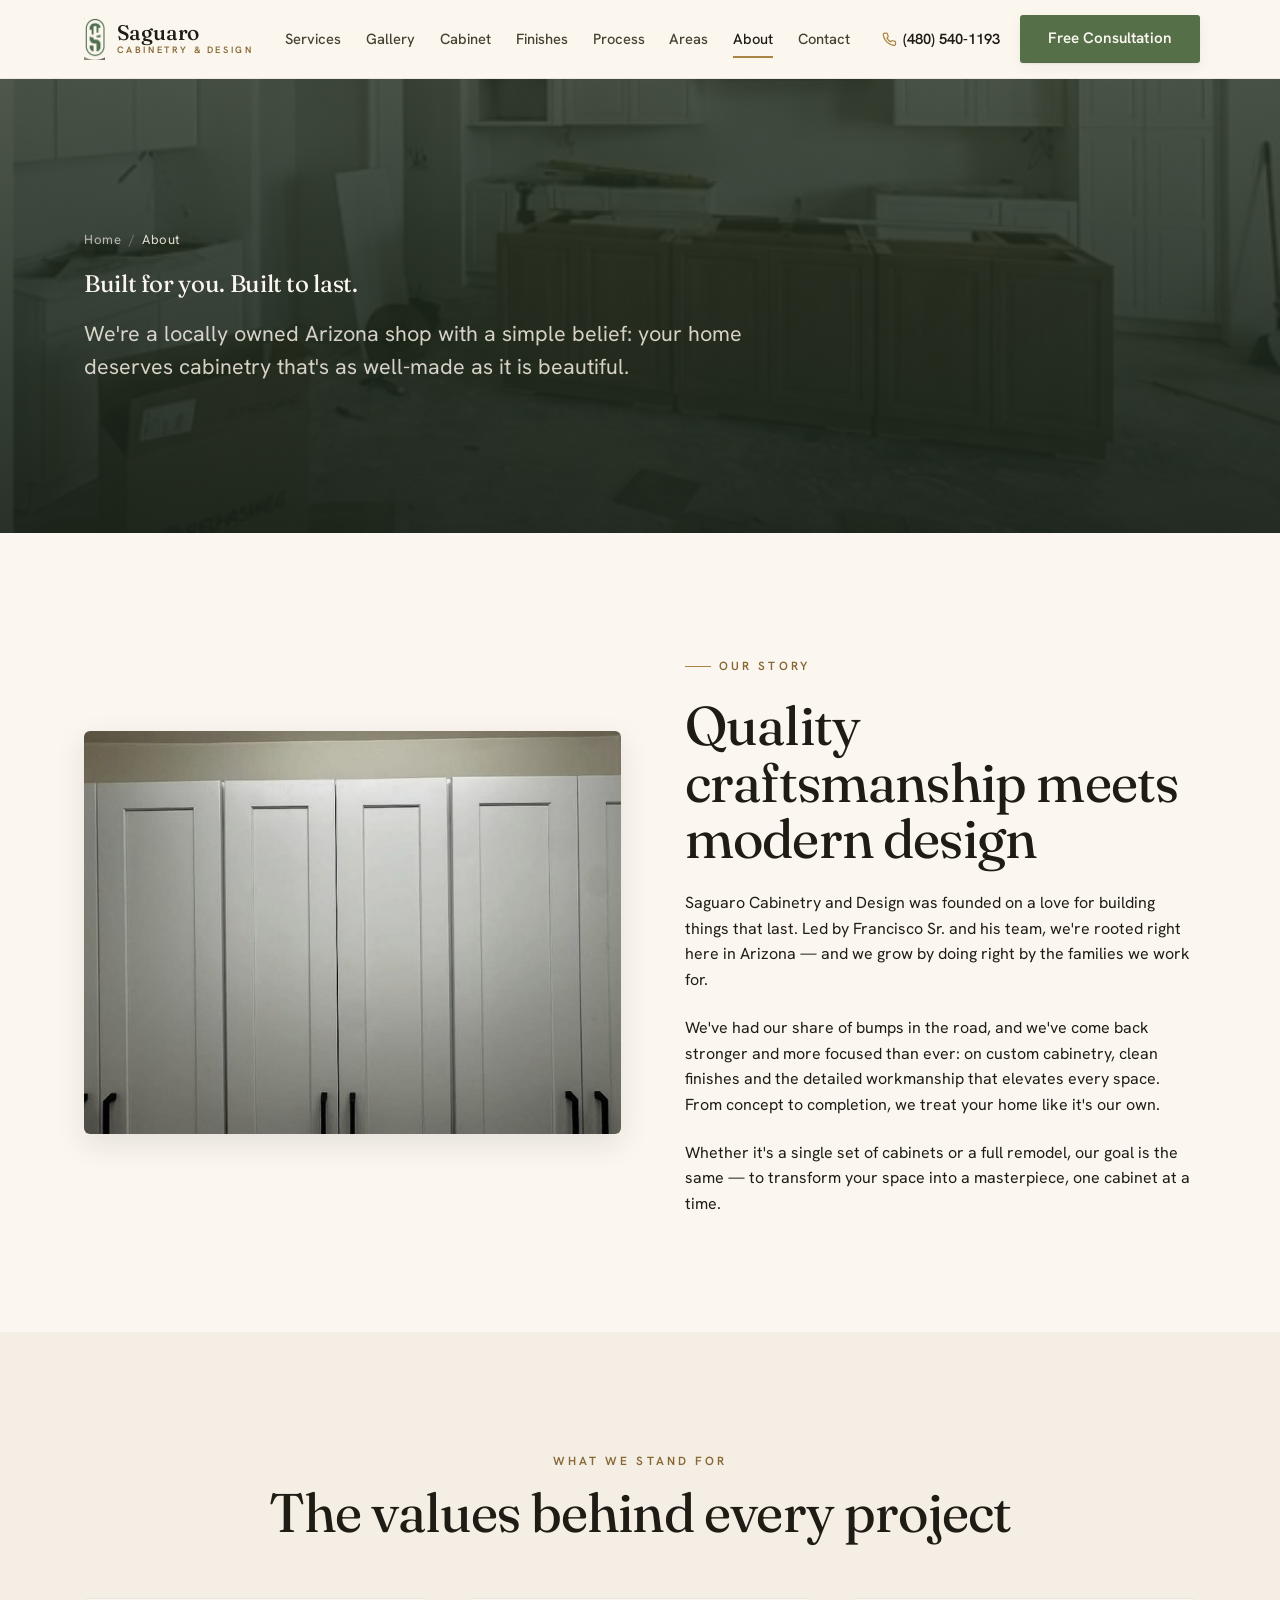
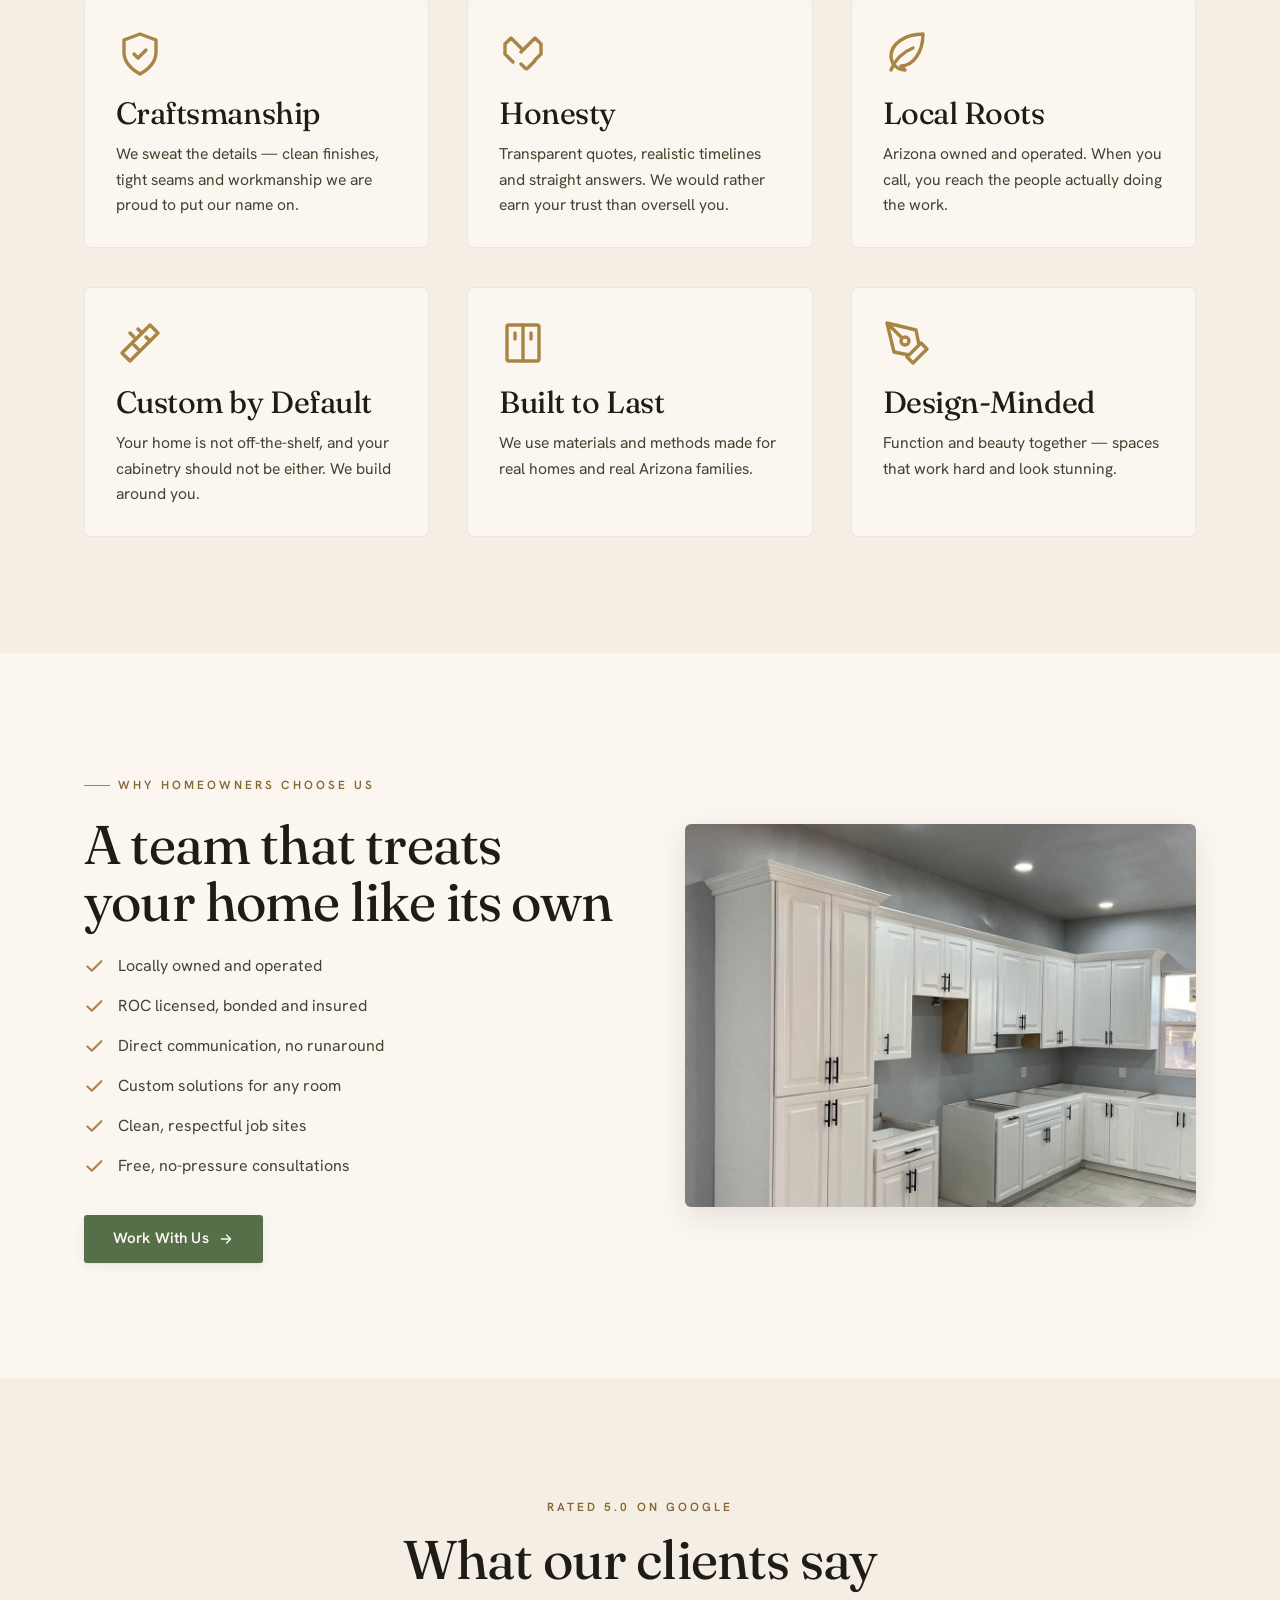
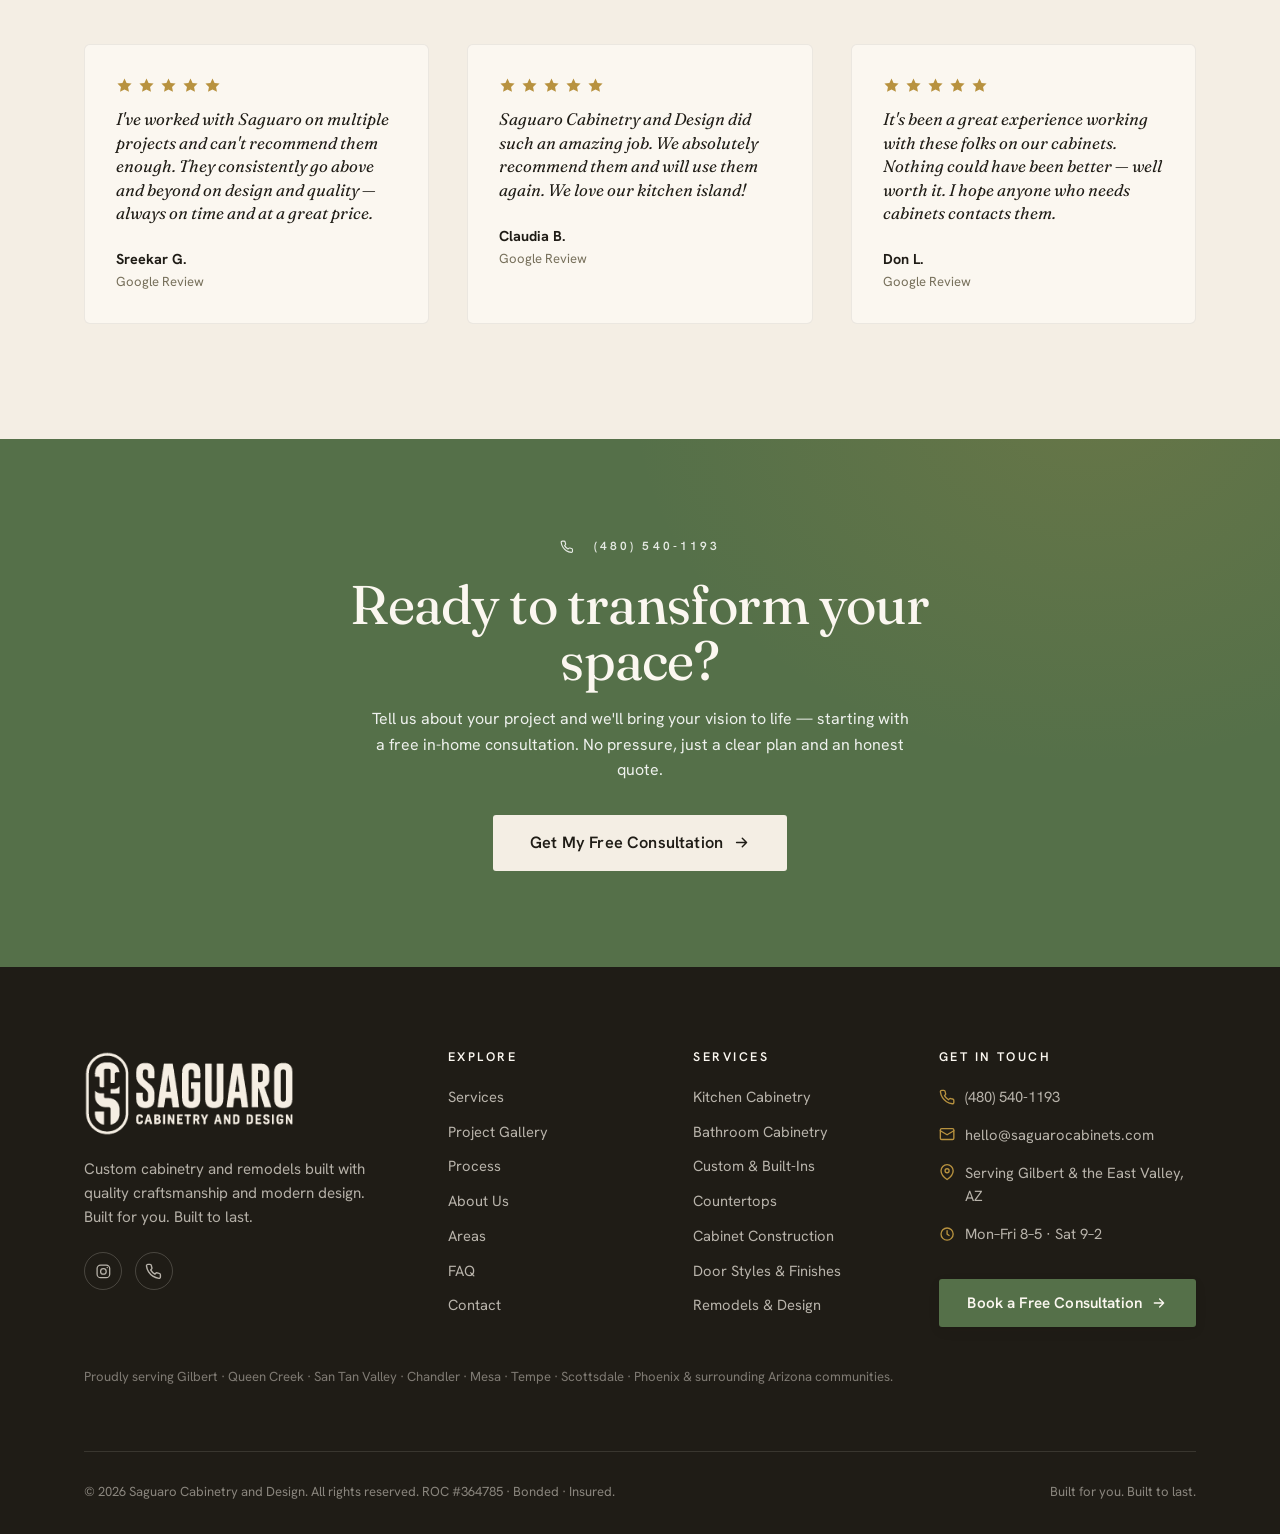
<file: about.html>
<!DOCTYPE html>
<html lang="en">
<head>
<meta charset="utf-8">
<title>About Us | Saguaro Cabinetry & Design — Locally Owned in Gilbert, AZ</title>
<meta name="viewport" content="width=device-width, initial-scale=1">
<meta name="description" content="Saguaro Cabinetry and Design is a locally owned Arizona cabinetry shop in Gilbert, focused on custom craftsmanship and modern design. Built for you. Built to last.">
<link rel="canonical" href="https://saguarocabinets.com/about.html">
<meta name="robots" content="index,follow,max-image-preview:large">
<meta name="theme-color" content="#557049">
<meta name="author" content="Saguaro Cabinetry and Design">
<meta name="geo.region" content="US-AZ"><meta name="geo.placename" content="Gilbert, Arizona">
<meta property="og:type" content="website">
<meta property="og:site_name" content="Saguaro Cabinetry and Design">
<meta property="og:title" content="About Us | Saguaro Cabinetry & Design — Locally Owned in Gilbert, AZ">
<meta property="og:description" content="Saguaro Cabinetry and Design is a locally owned Arizona cabinetry shop in Gilbert, focused on custom craftsmanship and modern design. Built for you. Built to last.">
<meta property="og:url" content="https://saguarocabinets.com/about.html">
<meta property="og:image" content="https://saguarocabinets.com/assets/img/project-gilbert-island.jpg">
<meta property="og:locale" content="en_US">
<meta name="twitter:card" content="summary_large_image">
<meta name="twitter:title" content="About Us | Saguaro Cabinetry & Design — Locally Owned in Gilbert, AZ">
<meta name="twitter:description" content="Saguaro Cabinetry and Design is a locally owned Arizona cabinetry shop in Gilbert, focused on custom craftsmanship and modern design. Built for you. Built to last.">
<meta name="twitter:image" content="https://saguarocabinets.com/assets/img/project-gilbert-island.jpg">
<link rel="icon" type="image/png" href="assets/img/favicon.png">
<link rel="apple-touch-icon" href="assets/img/favicon.png">
<link rel="preconnect" href="https://fonts.googleapis.com">
<link rel="preconnect" href="https://fonts.gstatic.com" crossorigin>
<link href="https://fonts.googleapis.com/css2?family=Fraunces:opsz,wght@9..144,330;9..144,400;9..144,470;9..144,560&family=Hanken+Grotesk:wght@400;500;600;700&display=swap" rel="stylesheet">
<link rel="stylesheet" href="assets/css/style.css">
<script type="application/ld+json">{"@context":"https://schema.org","@type":"HomeAndConstructionBusiness","@id":"https://saguarocabinets.com/#business","name":"Saguaro Cabinetry and Design","alternateName":"Saguaro Cabinetry","image":"https://saguarocabinets.com/assets/img/project-queencreek-kitchen.jpg","logo":"https://saguarocabinets.com/assets/img/logo-mark.png","url":"https://saguarocabinets.com/","telephone":"(480) 540-1193","email":"hello@saguarocabinets.com","priceRange":"$$-$$$","address":{"@type":"PostalAddress","addressLocality":"Gilbert","addressRegion":"AZ","addressCountry":"US"},"areaServed":[{"@type":"City","name":"Gilbert"},{"@type":"City","name":"Queen Creek"},{"@type":"City","name":"San Tan Valley"},{"@type":"City","name":"Chandler"},{"@type":"City","name":"Mesa"},{"@type":"City","name":"Tempe"},{"@type":"City","name":"Scottsdale"},{"@type":"City","name":"Phoenix"}],"sameAs":["https://www.instagram.com/saguarocabinetry"],"description":"Custom cabinetry, kitchen and bathroom remodels, and countertop installation serving the East Valley and greater Phoenix, Arizona. Built for you. Built to last.","openingHoursSpecification":[{"@type":"OpeningHoursSpecification","dayOfWeek":["Monday","Tuesday","Wednesday","Thursday","Friday"],"opens":"08:00","closes":"17:00"},{"@type":"OpeningHoursSpecification","dayOfWeek":["Saturday"],"opens":"09:00","closes":"14:00"}],"aggregateRating":{"@type":"AggregateRating","ratingValue":"5.0","reviewCount":"27"},"makesOffer":[{"@type":"Offer","itemOffered":{"@type":"Service","name":"Custom Cabinetry"}},{"@type":"Offer","itemOffered":{"@type":"Service","name":"Kitchen Remodeling"}},{"@type":"Offer","itemOffered":{"@type":"Service","name":"Bathroom Remodeling"}},{"@type":"Offer","itemOffered":{"@type":"Service","name":"Cabinet Installation"}},{"@type":"Offer","itemOffered":{"@type":"Service","name":"Countertop Installation"}}]}</script>
<script type="application/ld+json">{"@context":"https://schema.org","@type":"BreadcrumbList","itemListElement":[{"@type":"ListItem","position":1,"name":"Home","item":"https://saguarocabinets.com/index.html"},{"@type":"ListItem","position":2,"name":"About","item":"https://saguarocabinets.com/about.html"}]}</script>
</head>
<body>
<header class="site-header">
  <nav class="nav wrap" aria-label="Primary">
    <a class="brand" href="index.html" aria-label="Saguaro Cabinetry and Design — home">
      <img class="brand__mark" src="assets/img/logo-mark.png" alt="" width="22" height="42" loading="eager">
      <span class="brand__name">Saguaro<small>Cabinetry &amp; Design</small></span>
    </a>
    <div class="nav__links" id="menu"><a href="services.html">Services</a><a href="gallery.html">Gallery</a><a href="cabinet.html">Cabinet</a><a href="finishes.html">Finishes</a><a href="process.html">Process</a><a href="areas.html">Areas</a><a href="about.html" class="active">About</a><a href="contact.html">Contact</a></div>
    <div class="nav__cta">
      <a class="nav__phone" href="tel:+14805401193"><svg viewBox="0 0 24 24" fill="none" stroke="currentColor" stroke-width="2" stroke-linecap="round" stroke-linejoin="round"><path d="M22 16.92v3a2 2 0 0 1-2.18 2 19.8 19.8 0 0 1-8.63-3.07 19.5 19.5 0 0 1-6-6A19.8 19.8 0 0 1 2.12 4.18 2 2 0 0 1 4.11 2h3a2 2 0 0 1 2 1.72c.13.96.36 1.9.7 2.81a2 2 0 0 1-.45 2.11L8.09 9.91a16 16 0 0 0 6 6l1.27-1.27a2 2 0 0 1 2.11-.45c.91.34 1.85.57 2.81.7A2 2 0 0 1 22 16.92z"/></svg>(480) 540-1193</a>
      <a class="btn btn--primary" href="contact.html">Free Consultation</a>
      <button class="nav__toggle" aria-label="Toggle menu" aria-controls="menu" aria-expanded="false"><span></span><span></span><span></span></button>
    </div>
  </nav>
</header>
<section class="banner">
  <div class="banner__media"><img src="assets/img/project-gilbert-island.jpg" alt="" loading="eager"></div>
  <div class="wrap banner__inner">
    <nav class="crumbs" aria-label="Breadcrumb"><a href="index.html">Home</a> <span>/</span> <span style="opacity:.9;color:var(--bone)">About</span></nav>
    <h1 class="reveal in">Built for you. Built to last.</h1>
    <p class="lead reveal in measure" data-d="1" style="margin-top:1.2rem">We're a locally owned Arizona shop with a simple belief: your home deserves cabinetry that's as well-made as it is beautiful.</p>
  </div>
</section>
<section class="section"><div class="wrap split">
  <div class="split__media reveal"><div class="media-frame"><img src="assets/img/project-shaker-uppers.jpg" alt="Custom cabinetry craftsmanship by Saguaro Cabinetry and Design"></div></div>
  <div class="stack reveal" data-d="1"><span class="eyebrow">Our story</span><h2>Quality craftsmanship meets modern design</h2><p>Saguaro Cabinetry and Design was founded on a love for building things that last. Led by Francisco Sr. and his team, we're rooted right here in Arizona — and we grow by doing right by the families we work for.</p><p>We've had our share of bumps in the road, and we've come back stronger and more focused than ever: on custom cabinetry, clean finishes and the detailed workmanship that elevates every space. From concept to completion, we treat your home like it's our own.</p><p>Whether it's a single set of cabinets or a full remodel, our goal is the same — to transform your space into a masterpiece, one cabinet at a time.</p></div>
</div></section>
<section class="section bg-bone"><div class="wrap">
  <div class="center stack-sm reveal" style="margin-bottom:clamp(2.5rem,5vw,3.5rem)"><span class="eyebrow center">What we stand for</span><h2>The values behind every project</h2></div>
  <div class="grid g-3">
    <div class="card reveal"><div class="card__icon"><svg viewBox="0 0 24 24" fill="none" stroke="currentColor" stroke-width="1.7" stroke-linecap="round" stroke-linejoin="round"><path d="M12 2 4 5v6c0 5 3.5 8.5 8 11 4.5-2.5 8-6 8-11V5z"/><path d="m9 12 2 2 4-4"/></svg></div><h3>Craftsmanship</h3><p>We sweat the details — clean finishes, tight seams and workmanship we are proud to put our name on.</p></div>
    <div class="card reveal"><div class="card__icon"><svg viewBox="0 0 24 24" fill="none" stroke="currentColor" stroke-width="1.7" stroke-linecap="round" stroke-linejoin="round"><path d="m11 17 2 2a1 1 0 0 0 1.4 0l3.6-3.6M3 7l3-3 5 5M21 7l-3-3-4 4-3 3M3 7v5l4 4M21 7v5l-3 3"/></svg></div><h3>Honesty</h3><p>Transparent quotes, realistic timelines and straight answers. We would rather earn your trust than oversell you.</p></div>
    <div class="card reveal"><div class="card__icon"><svg viewBox="0 0 24 24" fill="none" stroke="currentColor" stroke-width="1.7" stroke-linecap="round" stroke-linejoin="round"><path d="M11 20A7 7 0 0 1 4 13c0-6 7-11 16-11 0 9-5 16-11 16zM4 20c2-5 6-9 11-11"/></svg></div><h3>Local Roots</h3><p>Arizona owned and operated. When you call, you reach the people actually doing the work.</p></div>
    <div class="card reveal"><div class="card__icon"><svg viewBox="0 0 24 24" fill="none" stroke="currentColor" stroke-width="1.7" stroke-linecap="round" stroke-linejoin="round"><path d="M3 17 17 3l4 4L7 21z"/><path d="M7 7l2 2M11 5l2 2M15 9l2 2M9 13l2 2"/></svg></div><h3>Custom by Default</h3><p>Your home is not off-the-shelf, and your cabinetry should not be either. We build around you.</p></div>
    <div class="card reveal"><div class="card__icon"><svg viewBox="0 0 24 24" fill="none" stroke="currentColor" stroke-width="1.7" stroke-linecap="round" stroke-linejoin="round"><rect x="4" y="3" width="16" height="18" rx="1"/><path d="M12 3v18M8 7v3M16 7v3"/></svg></div><h3>Built to Last</h3><p>We use materials and methods made for real homes and real Arizona families.</p></div>
    <div class="card reveal"><div class="card__icon"><svg viewBox="0 0 24 24" fill="none" stroke="currentColor" stroke-width="1.7" stroke-linecap="round" stroke-linejoin="round"><path d="m12 19 7-7 3 3-7 7-3-3zM18 13l-1.5-7.5L2 2l3.5 14.5L13 18zM2 2l7.5 7.5"/><circle cx="11" cy="11" r="2"/></svg></div><h3>Design-Minded</h3><p>Function and beauty together — spaces that work hard and look stunning.</p></div>
  </div>
</div></section>
<section class="section"><div class="wrap split split--rev">
  <div class="split__media reveal"><div class="media-frame"><img src="assets/img/project-queencreek-kitchen.jpg" alt="Finished custom kitchen by Saguaro Cabinetry and Design in Queen Creek, AZ"></div></div>
  <div class="stack reveal" data-d="1"><span class="eyebrow">Why homeowners choose us</span><h2>A team that treats your home like its own</h2><ul class="checklist "><li><svg viewBox="0 0 24 24" fill="none" stroke="currentColor" stroke-width="2.4" stroke-linecap="round" stroke-linejoin="round"><path d="M20 6 9 17l-5-5"/></svg><span>Locally owned and operated</span></li><li><svg viewBox="0 0 24 24" fill="none" stroke="currentColor" stroke-width="2.4" stroke-linecap="round" stroke-linejoin="round"><path d="M20 6 9 17l-5-5"/></svg><span>ROC licensed, bonded and insured</span></li><li><svg viewBox="0 0 24 24" fill="none" stroke="currentColor" stroke-width="2.4" stroke-linecap="round" stroke-linejoin="round"><path d="M20 6 9 17l-5-5"/></svg><span>Direct communication, no runaround</span></li><li><svg viewBox="0 0 24 24" fill="none" stroke="currentColor" stroke-width="2.4" stroke-linecap="round" stroke-linejoin="round"><path d="M20 6 9 17l-5-5"/></svg><span>Custom solutions for any room</span></li><li><svg viewBox="0 0 24 24" fill="none" stroke="currentColor" stroke-width="2.4" stroke-linecap="round" stroke-linejoin="round"><path d="M20 6 9 17l-5-5"/></svg><span>Clean, respectful job sites</span></li><li><svg viewBox="0 0 24 24" fill="none" stroke="currentColor" stroke-width="2.4" stroke-linecap="round" stroke-linejoin="round"><path d="M20 6 9 17l-5-5"/></svg><span>Free, no-pressure consultations</span></li></ul><a class="btn btn--primary" href="contact.html">Work With Us <svg viewBox="0 0 24 24" fill="none" stroke="currentColor" stroke-width="2" stroke-linecap="round" stroke-linejoin="round"><path d="M5 12h14M13 6l6 6-6 6"/></svg></a></div>
</div></section>
<section class="section bg-bone">
  <div class="wrap">
    <div class="center stack-sm reveal" style="margin-bottom:clamp(2.5rem,5vw,3.5rem)"><span class="eyebrow center">Rated 5.0 on Google</span><h2>What our clients say</h2></div>
    <div class="grid g-3"><div class="card reveal"><div class="quote"><div class="stars" aria-label="5 out of 5 stars"><svg viewBox="0 0 24 24" fill="currentColor"><path d="m12 2 2.9 6.3L22 9.3l-5 4.7 1.3 6.9L12 17.6 5.7 20.9 7 14 2 9.3l7.1-1z"/></svg><svg viewBox="0 0 24 24" fill="currentColor"><path d="m12 2 2.9 6.3L22 9.3l-5 4.7 1.3 6.9L12 17.6 5.7 20.9 7 14 2 9.3l7.1-1z"/></svg><svg viewBox="0 0 24 24" fill="currentColor"><path d="m12 2 2.9 6.3L22 9.3l-5 4.7 1.3 6.9L12 17.6 5.7 20.9 7 14 2 9.3l7.1-1z"/></svg><svg viewBox="0 0 24 24" fill="currentColor"><path d="m12 2 2.9 6.3L22 9.3l-5 4.7 1.3 6.9L12 17.6 5.7 20.9 7 14 2 9.3l7.1-1z"/></svg><svg viewBox="0 0 24 24" fill="currentColor"><path d="m12 2 2.9 6.3L22 9.3l-5 4.7 1.3 6.9L12 17.6 5.7 20.9 7 14 2 9.3l7.1-1z"/></svg></div><p style="font-size:1.05rem">I've worked with Saguaro on multiple projects and can't recommend them enough. They consistently go above and beyond on design and quality — always on time and at a great price.</p><div class="quote__by"><b>Sreekar G.</b><span>Google Review</span></div></div></div><div class="card reveal" data-d="1"><div class="quote"><div class="stars" aria-label="5 out of 5 stars"><svg viewBox="0 0 24 24" fill="currentColor"><path d="m12 2 2.9 6.3L22 9.3l-5 4.7 1.3 6.9L12 17.6 5.7 20.9 7 14 2 9.3l7.1-1z"/></svg><svg viewBox="0 0 24 24" fill="currentColor"><path d="m12 2 2.9 6.3L22 9.3l-5 4.7 1.3 6.9L12 17.6 5.7 20.9 7 14 2 9.3l7.1-1z"/></svg><svg viewBox="0 0 24 24" fill="currentColor"><path d="m12 2 2.9 6.3L22 9.3l-5 4.7 1.3 6.9L12 17.6 5.7 20.9 7 14 2 9.3l7.1-1z"/></svg><svg viewBox="0 0 24 24" fill="currentColor"><path d="m12 2 2.9 6.3L22 9.3l-5 4.7 1.3 6.9L12 17.6 5.7 20.9 7 14 2 9.3l7.1-1z"/></svg><svg viewBox="0 0 24 24" fill="currentColor"><path d="m12 2 2.9 6.3L22 9.3l-5 4.7 1.3 6.9L12 17.6 5.7 20.9 7 14 2 9.3l7.1-1z"/></svg></div><p style="font-size:1.05rem">Saguaro Cabinetry and Design did such an amazing job. We absolutely recommend them and will use them again. We love our kitchen island!</p><div class="quote__by"><b>Claudia B.</b><span>Google Review</span></div></div></div><div class="card reveal" data-d="2"><div class="quote"><div class="stars" aria-label="5 out of 5 stars"><svg viewBox="0 0 24 24" fill="currentColor"><path d="m12 2 2.9 6.3L22 9.3l-5 4.7 1.3 6.9L12 17.6 5.7 20.9 7 14 2 9.3l7.1-1z"/></svg><svg viewBox="0 0 24 24" fill="currentColor"><path d="m12 2 2.9 6.3L22 9.3l-5 4.7 1.3 6.9L12 17.6 5.7 20.9 7 14 2 9.3l7.1-1z"/></svg><svg viewBox="0 0 24 24" fill="currentColor"><path d="m12 2 2.9 6.3L22 9.3l-5 4.7 1.3 6.9L12 17.6 5.7 20.9 7 14 2 9.3l7.1-1z"/></svg><svg viewBox="0 0 24 24" fill="currentColor"><path d="m12 2 2.9 6.3L22 9.3l-5 4.7 1.3 6.9L12 17.6 5.7 20.9 7 14 2 9.3l7.1-1z"/></svg><svg viewBox="0 0 24 24" fill="currentColor"><path d="m12 2 2.9 6.3L22 9.3l-5 4.7 1.3 6.9L12 17.6 5.7 20.9 7 14 2 9.3l7.1-1z"/></svg></div><p style="font-size:1.05rem">It's been a great experience working with these folks on our cabinets. Nothing could have been better — well worth it. I hope anyone who needs cabinets contacts them.</p><div class="quote__by"><b>Don L.</b><span>Google Review</span></div></div></div></div>
  </div>
</section>
<section class="cta-band">
  <div class="wrap cta-band__inner">
    <span class="eyebrow center" style="color:rgba(255,255,255,.85);justify-content:center"><svg viewBox="0 0 24 24" fill="none" stroke="currentColor" stroke-width="2" stroke-linecap="round" stroke-linejoin="round"><path d="M22 16.92v3a2 2 0 0 1-2.18 2 19.8 19.8 0 0 1-8.63-3.07 19.5 19.5 0 0 1-6-6A19.8 19.8 0 0 1 2.12 4.18 2 2 0 0 1 4.11 2h3a2 2 0 0 1 2 1.72c.13.96.36 1.9.7 2.81a2 2 0 0 1-.45 2.11L8.09 9.91a16 16 0 0 0 6 6l1.27-1.27a2 2 0 0 1 2.11-.45c.91.34 1.85.57 2.81.7A2 2 0 0 1 22 16.92z"/></svg>&nbsp; (480) 540-1193</span>
    <h2 class="reveal" style="margin-top:1rem">Ready to transform your space?</h2>
    <p class="reveal measure" data-d="1">Tell us about your project and we'll bring your vision to life — starting with a free in-home consultation. No pressure, just a clear plan and an honest quote.</p>
    <a class="btn btn--light btn--lg reveal" data-d="2" href="contact.html">Get My Free Consultation <svg viewBox="0 0 24 24" fill="none" stroke="currentColor" stroke-width="2" stroke-linecap="round" stroke-linejoin="round"><path d="M5 12h14M13 6l6 6-6 6"/></svg></a>
  </div>
</section>
<footer class="site-footer">
  <div class="wrap">
    <div class="footer-grid">
      <div class="footer-brand">
        <img src="assets/img/logo-full-cream.png" alt="Saguaro Cabinetry and Design" width="210" style="height:auto;margin-bottom:1.3rem">
        <p style="max-width:34ch;font-size:.95rem;color:rgba(244,238,228,.7)">Custom cabinetry and remodels built with quality craftsmanship and modern design. Built for you. Built to last.</p>
        <div class="social">
          <a href="https://www.instagram.com/saguarocabinetry" aria-label="Instagram" target="_blank" rel="noopener"><svg viewBox="0 0 24 24" fill="none" stroke="currentColor" stroke-width="1.8"><rect x="3" y="3" width="18" height="18" rx="5"/><circle cx="12" cy="12" r="4"/><circle cx="17.5" cy="6.5" r="1" fill="currentColor" stroke="none"/></svg></a>
          <a href="tel:+14805401193" aria-label="Call us"><svg viewBox="0 0 24 24" fill="none" stroke="currentColor" stroke-width="2" stroke-linecap="round" stroke-linejoin="round"><path d="M22 16.92v3a2 2 0 0 1-2.18 2 19.8 19.8 0 0 1-8.63-3.07 19.5 19.5 0 0 1-6-6A19.8 19.8 0 0 1 2.12 4.18 2 2 0 0 1 4.11 2h3a2 2 0 0 1 2 1.72c.13.96.36 1.9.7 2.81a2 2 0 0 1-.45 2.11L8.09 9.91a16 16 0 0 0 6 6l1.27-1.27a2 2 0 0 1 2.11-.45c.91.34 1.85.57 2.81.7A2 2 0 0 1 22 16.92z"/></svg></a>
        </div>
      </div>
      <div><h4>Explore</h4><ul class="footer-links"><li><a href="services.html">Services</a></li><li><a href="gallery.html">Project Gallery</a></li><li><a href="process.html">Process</a></li><li><a href="about.html">About Us</a></li><li><a href="areas.html">Areas</a></li><li><a href="faq.html">FAQ</a></li><li><a href="contact.html">Contact</a></li></ul></div>
      <div><h4>Services</h4><ul class="footer-links"><li><a href="kitchens.html">Kitchen Cabinetry</a></li><li><a href="bathrooms.html">Bathroom Cabinetry</a></li><li><a href="custom-cabinetry.html">Custom &amp; Built-Ins</a></li><li><a href="countertops.html">Countertops</a></li><li><a href="cabinet.html">Cabinet Construction</a></li><li><a href="finishes.html">Door Styles &amp; Finishes</a></li><li><a href="services.html">Remodels &amp; Design</a></li></ul></div>
      <div>
        <h4>Get in touch</h4>
        <ul class="footer-contact">
          <li><svg viewBox="0 0 24 24" fill="none" stroke="currentColor" stroke-width="2" stroke-linecap="round" stroke-linejoin="round"><path d="M22 16.92v3a2 2 0 0 1-2.18 2 19.8 19.8 0 0 1-8.63-3.07 19.5 19.5 0 0 1-6-6A19.8 19.8 0 0 1 2.12 4.18 2 2 0 0 1 4.11 2h3a2 2 0 0 1 2 1.72c.13.96.36 1.9.7 2.81a2 2 0 0 1-.45 2.11L8.09 9.91a16 16 0 0 0 6 6l1.27-1.27a2 2 0 0 1 2.11-.45c.91.34 1.85.57 2.81.7A2 2 0 0 1 22 16.92z"/></svg><a href="tel:+14805401193">(480) 540-1193</a></li>
          <li><svg viewBox="0 0 24 24" fill="none" stroke="currentColor" stroke-width="2" stroke-linecap="round" stroke-linejoin="round"><rect x="2" y="4" width="20" height="16" rx="2"/><path d="m22 7-10 6L2 7"/></svg><a href="mailto:hello@saguarocabinets.com">hello@saguarocabinets.com</a></li>
          <li><svg viewBox="0 0 24 24" fill="none" stroke="currentColor" stroke-width="2" stroke-linecap="round" stroke-linejoin="round"><path d="M21 10c0 7-9 13-9 13s-9-6-9-13a9 9 0 0 1 18 0z"/><circle cx="12" cy="10" r="3"/></svg><span>Serving Gilbert &amp; the East Valley, AZ</span></li>
          <li><svg viewBox="0 0 24 24" fill="none" stroke="currentColor" stroke-width="2" stroke-linecap="round" stroke-linejoin="round"><circle cx="12" cy="12" r="9"/><path d="M12 7v5l3 2"/></svg><span>Mon–Fri 8–5 · Sat 9–2</span></li>
        </ul>
        <a class="btn btn--primary" href="contact.html" style="margin-top:1.2rem">Book a Free Consultation <svg viewBox="0 0 24 24" fill="none" stroke="currentColor" stroke-width="2" stroke-linecap="round" stroke-linejoin="round"><path d="M5 12h14M13 6l6 6-6 6"/></svg></a>
      </div>
    </div>
    <p style="margin-top:2.4rem;font-size:.82rem;color:rgba(244,238,228,.45);max-width:none">Proudly serving Gilbert · Queen Creek · San Tan Valley · Chandler · Mesa · Tempe · Scottsdale · Phoenix &amp; surrounding Arizona communities.</p>
    <div class="footer-bottom">
      <span>&copy; <span id="yr">2025</span> Saguaro Cabinetry and Design. All rights reserved. ROC #364785 · Bonded · Insured.</span>
      <span>Built for you. Built to last.</span>
    </div>
  </div>
</footer>
<script src="assets/js/main.js" defer></script>
</body></html>
</file>
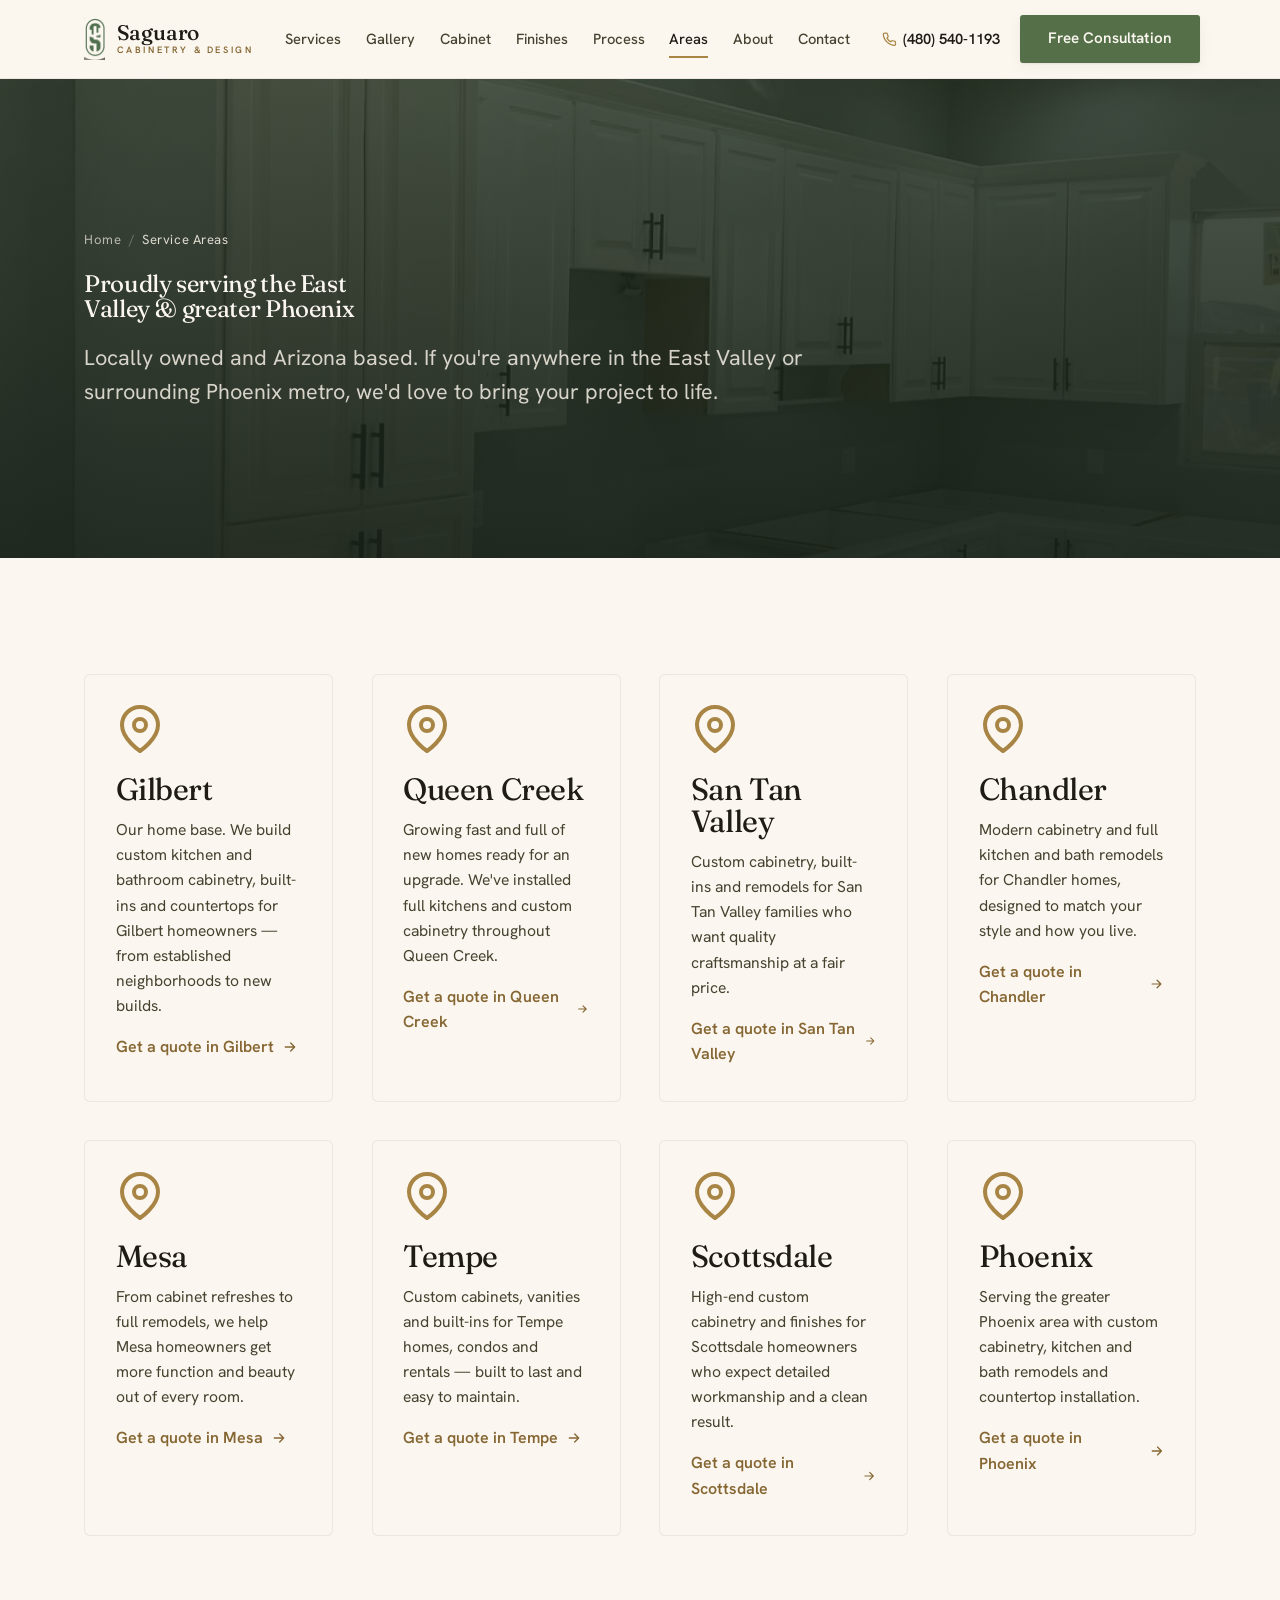
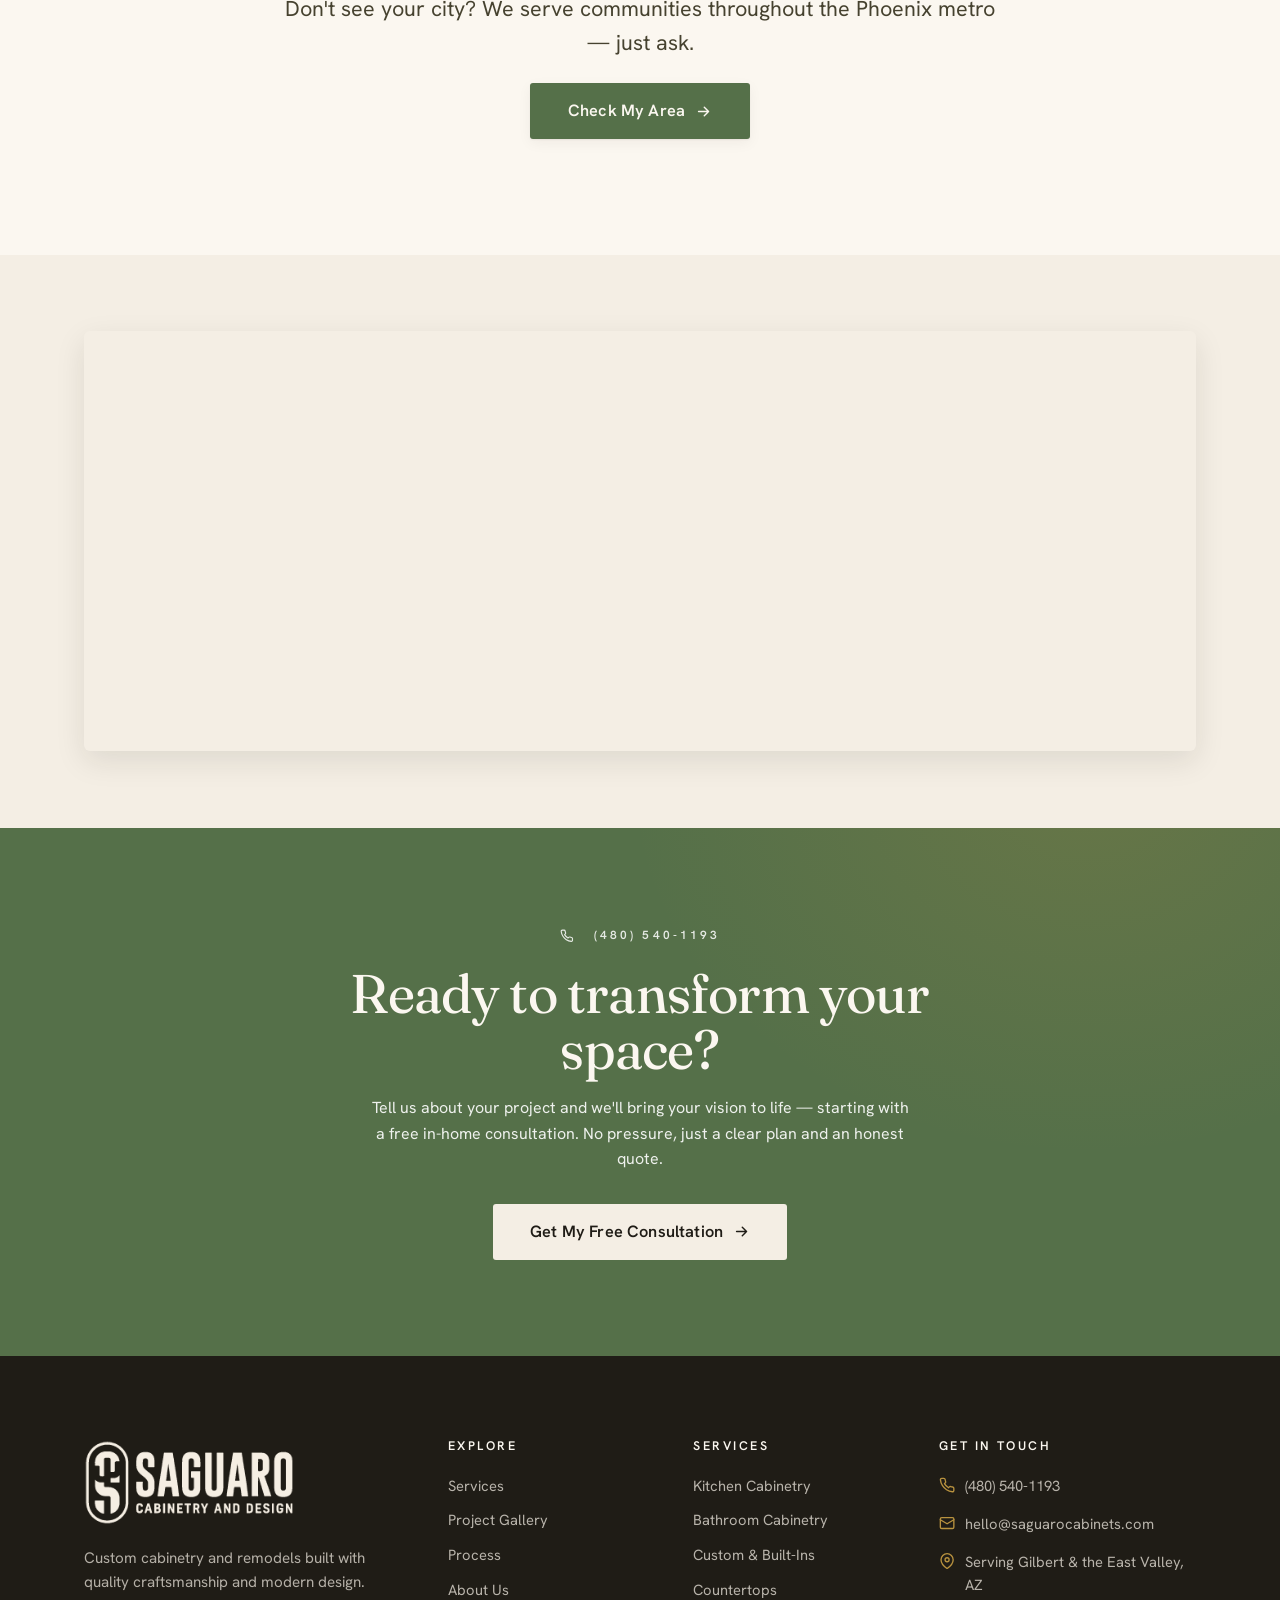
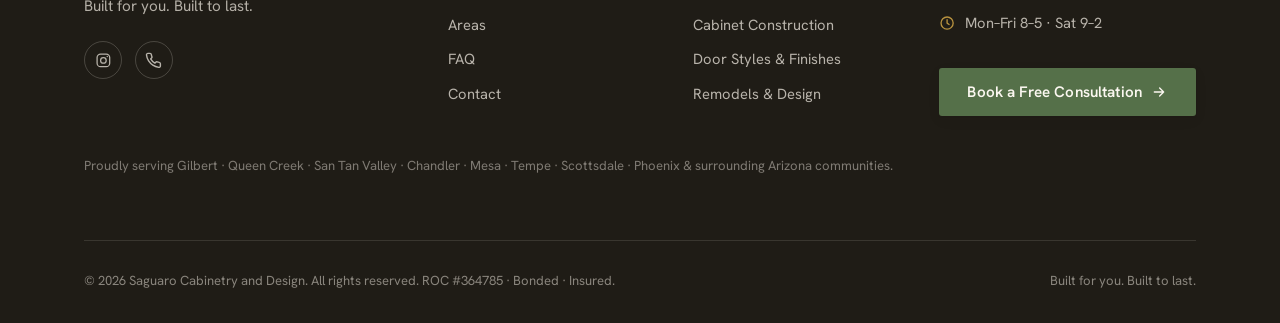
<file: areas.html>
<!DOCTYPE html>
<html lang="en">
<head>
<meta charset="utf-8">
<title>Service Areas | Cabinetry & Remodels Across the East Valley — Saguaro Cabinetry & Design</title>
<meta name="viewport" content="width=device-width, initial-scale=1">
<meta name="description" content="Saguaro Cabinetry and Design serves Gilbert, Queen Creek, San Tan Valley, Chandler, Mesa, Tempe, Scottsdale and Phoenix with custom cabinetry, remodels and countertops.">
<link rel="canonical" href="https://saguarocabinets.com/areas.html">
<meta name="robots" content="index,follow,max-image-preview:large">
<meta name="theme-color" content="#557049">
<meta name="author" content="Saguaro Cabinetry and Design">
<meta name="geo.region" content="US-AZ"><meta name="geo.placename" content="Gilbert, Arizona">
<meta property="og:type" content="website">
<meta property="og:site_name" content="Saguaro Cabinetry and Design">
<meta property="og:title" content="Service Areas | Cabinetry & Remodels Across the East Valley — Saguaro Cabinetry & Design">
<meta property="og:description" content="Saguaro Cabinetry and Design serves Gilbert, Queen Creek, San Tan Valley, Chandler, Mesa, Tempe, Scottsdale and Phoenix with custom cabinetry, remodels and countertops.">
<meta property="og:url" content="https://saguarocabinets.com/areas.html">
<meta property="og:image" content="https://saguarocabinets.com/assets/img/project-queencreek-kitchen.jpg">
<meta property="og:locale" content="en_US">
<meta name="twitter:card" content="summary_large_image">
<meta name="twitter:title" content="Service Areas | Cabinetry & Remodels Across the East Valley — Saguaro Cabinetry & Design">
<meta name="twitter:description" content="Saguaro Cabinetry and Design serves Gilbert, Queen Creek, San Tan Valley, Chandler, Mesa, Tempe, Scottsdale and Phoenix with custom cabinetry, remodels and countertops.">
<meta name="twitter:image" content="https://saguarocabinets.com/assets/img/project-queencreek-kitchen.jpg">
<link rel="icon" type="image/png" href="assets/img/favicon.png">
<link rel="apple-touch-icon" href="assets/img/favicon.png">
<link rel="preconnect" href="https://fonts.googleapis.com">
<link rel="preconnect" href="https://fonts.gstatic.com" crossorigin>
<link href="https://fonts.googleapis.com/css2?family=Fraunces:opsz,wght@9..144,330;9..144,400;9..144,470;9..144,560&family=Hanken+Grotesk:wght@400;500;600;700&display=swap" rel="stylesheet">
<link rel="stylesheet" href="assets/css/style.css">
<script type="application/ld+json">{"@context":"https://schema.org","@type":"HomeAndConstructionBusiness","@id":"https://saguarocabinets.com/#business","name":"Saguaro Cabinetry and Design","alternateName":"Saguaro Cabinetry","image":"https://saguarocabinets.com/assets/img/project-queencreek-kitchen.jpg","logo":"https://saguarocabinets.com/assets/img/logo-mark.png","url":"https://saguarocabinets.com/","telephone":"(480) 540-1193","email":"hello@saguarocabinets.com","priceRange":"$$-$$$","address":{"@type":"PostalAddress","addressLocality":"Gilbert","addressRegion":"AZ","addressCountry":"US"},"areaServed":[{"@type":"City","name":"Gilbert"},{"@type":"City","name":"Queen Creek"},{"@type":"City","name":"San Tan Valley"},{"@type":"City","name":"Chandler"},{"@type":"City","name":"Mesa"},{"@type":"City","name":"Tempe"},{"@type":"City","name":"Scottsdale"},{"@type":"City","name":"Phoenix"}],"sameAs":["https://www.instagram.com/saguarocabinetry"],"description":"Custom cabinetry, kitchen and bathroom remodels, and countertop installation serving the East Valley and greater Phoenix, Arizona. Built for you. Built to last.","openingHoursSpecification":[{"@type":"OpeningHoursSpecification","dayOfWeek":["Monday","Tuesday","Wednesday","Thursday","Friday"],"opens":"08:00","closes":"17:00"},{"@type":"OpeningHoursSpecification","dayOfWeek":["Saturday"],"opens":"09:00","closes":"14:00"}],"aggregateRating":{"@type":"AggregateRating","ratingValue":"5.0","reviewCount":"27"},"makesOffer":[{"@type":"Offer","itemOffered":{"@type":"Service","name":"Custom Cabinetry"}},{"@type":"Offer","itemOffered":{"@type":"Service","name":"Kitchen Remodeling"}},{"@type":"Offer","itemOffered":{"@type":"Service","name":"Bathroom Remodeling"}},{"@type":"Offer","itemOffered":{"@type":"Service","name":"Cabinet Installation"}},{"@type":"Offer","itemOffered":{"@type":"Service","name":"Countertop Installation"}}]}</script>
<script type="application/ld+json">{"@context":"https://schema.org","@type":"BreadcrumbList","itemListElement":[{"@type":"ListItem","position":1,"name":"Home","item":"https://saguarocabinets.com/index.html"},{"@type":"ListItem","position":2,"name":"Service Areas","item":"https://saguarocabinets.com/areas.html"}]}</script>
</head>
<body>
<header class="site-header">
  <nav class="nav wrap" aria-label="Primary">
    <a class="brand" href="index.html" aria-label="Saguaro Cabinetry and Design — home">
      <img class="brand__mark" src="assets/img/logo-mark.png" alt="" width="22" height="42" loading="eager">
      <span class="brand__name">Saguaro<small>Cabinetry &amp; Design</small></span>
    </a>
    <div class="nav__links" id="menu"><a href="services.html">Services</a><a href="gallery.html">Gallery</a><a href="cabinet.html">Cabinet</a><a href="finishes.html">Finishes</a><a href="process.html">Process</a><a href="areas.html" class="active">Areas</a><a href="about.html">About</a><a href="contact.html">Contact</a></div>
    <div class="nav__cta">
      <a class="nav__phone" href="tel:+14805401193"><svg viewBox="0 0 24 24" fill="none" stroke="currentColor" stroke-width="2" stroke-linecap="round" stroke-linejoin="round"><path d="M22 16.92v3a2 2 0 0 1-2.18 2 19.8 19.8 0 0 1-8.63-3.07 19.5 19.5 0 0 1-6-6A19.8 19.8 0 0 1 2.12 4.18 2 2 0 0 1 4.11 2h3a2 2 0 0 1 2 1.72c.13.96.36 1.9.7 2.81a2 2 0 0 1-.45 2.11L8.09 9.91a16 16 0 0 0 6 6l1.27-1.27a2 2 0 0 1 2.11-.45c.91.34 1.85.57 2.81.7A2 2 0 0 1 22 16.92z"/></svg>(480) 540-1193</a>
      <a class="btn btn--primary" href="contact.html">Free Consultation</a>
      <button class="nav__toggle" aria-label="Toggle menu" aria-controls="menu" aria-expanded="false"><span></span><span></span><span></span></button>
    </div>
  </nav>
</header>
<section class="banner">
  <div class="banner__media"><img src="assets/img/project-queencreek-kitchen.jpg" alt="" loading="eager"></div>
  <div class="wrap banner__inner">
    <nav class="crumbs" aria-label="Breadcrumb"><a href="index.html">Home</a> <span>/</span> <span style="opacity:.9;color:var(--bone)">Service Areas</span></nav>
    <h1 class="reveal in">Proudly serving the East Valley &amp; greater Phoenix</h1>
    <p class="lead reveal in measure" data-d="1" style="margin-top:1.2rem">Locally owned and Arizona based. If you're anywhere in the East Valley or surrounding Phoenix metro, we'd love to bring your project to life.</p>
  </div>
</section>
<section class="section"><div class="wrap">
  <div class="grid g-4"><div class="card reveal" data-d="0"><div class="card__icon"><svg viewBox="0 0 24 24" fill="none" stroke="currentColor" stroke-width="2" stroke-linecap="round" stroke-linejoin="round"><path d="M21 10c0 7-9 13-9 13s-9-6-9-13a9 9 0 0 1 18 0z"/><circle cx="12" cy="10" r="3"/></svg></div><h3>Gilbert</h3><p>Our home base. We build custom kitchen and bathroom cabinetry, built-ins and countertops for Gilbert homeowners — from established neighborhoods to new builds.</p><a class="link-arrow" href="contact.html" style="margin-top:1rem">Get a quote in Gilbert <svg viewBox="0 0 24 24" fill="none" stroke="currentColor" stroke-width="2" stroke-linecap="round" stroke-linejoin="round"><path d="M5 12h14M13 6l6 6-6 6"/></svg></a></div><div class="card reveal" data-d="1"><div class="card__icon"><svg viewBox="0 0 24 24" fill="none" stroke="currentColor" stroke-width="2" stroke-linecap="round" stroke-linejoin="round"><path d="M21 10c0 7-9 13-9 13s-9-6-9-13a9 9 0 0 1 18 0z"/><circle cx="12" cy="10" r="3"/></svg></div><h3>Queen Creek</h3><p>Growing fast and full of new homes ready for an upgrade. We've installed full kitchens and custom cabinetry throughout Queen Creek.</p><a class="link-arrow" href="contact.html" style="margin-top:1rem">Get a quote in Queen Creek <svg viewBox="0 0 24 24" fill="none" stroke="currentColor" stroke-width="2" stroke-linecap="round" stroke-linejoin="round"><path d="M5 12h14M13 6l6 6-6 6"/></svg></a></div><div class="card reveal" data-d="2"><div class="card__icon"><svg viewBox="0 0 24 24" fill="none" stroke="currentColor" stroke-width="2" stroke-linecap="round" stroke-linejoin="round"><path d="M21 10c0 7-9 13-9 13s-9-6-9-13a9 9 0 0 1 18 0z"/><circle cx="12" cy="10" r="3"/></svg></div><h3>San Tan Valley</h3><p>Custom cabinetry, built-ins and remodels for San Tan Valley families who want quality craftsmanship at a fair price.</p><a class="link-arrow" href="contact.html" style="margin-top:1rem">Get a quote in San Tan Valley <svg viewBox="0 0 24 24" fill="none" stroke="currentColor" stroke-width="2" stroke-linecap="round" stroke-linejoin="round"><path d="M5 12h14M13 6l6 6-6 6"/></svg></a></div><div class="card reveal" data-d="3"><div class="card__icon"><svg viewBox="0 0 24 24" fill="none" stroke="currentColor" stroke-width="2" stroke-linecap="round" stroke-linejoin="round"><path d="M21 10c0 7-9 13-9 13s-9-6-9-13a9 9 0 0 1 18 0z"/><circle cx="12" cy="10" r="3"/></svg></div><h3>Chandler</h3><p>Modern cabinetry and full kitchen and bath remodels for Chandler homes, designed to match your style and how you live.</p><a class="link-arrow" href="contact.html" style="margin-top:1rem">Get a quote in Chandler <svg viewBox="0 0 24 24" fill="none" stroke="currentColor" stroke-width="2" stroke-linecap="round" stroke-linejoin="round"><path d="M5 12h14M13 6l6 6-6 6"/></svg></a></div><div class="card reveal" data-d="0"><div class="card__icon"><svg viewBox="0 0 24 24" fill="none" stroke="currentColor" stroke-width="2" stroke-linecap="round" stroke-linejoin="round"><path d="M21 10c0 7-9 13-9 13s-9-6-9-13a9 9 0 0 1 18 0z"/><circle cx="12" cy="10" r="3"/></svg></div><h3>Mesa</h3><p>From cabinet refreshes to full remodels, we help Mesa homeowners get more function and beauty out of every room.</p><a class="link-arrow" href="contact.html" style="margin-top:1rem">Get a quote in Mesa <svg viewBox="0 0 24 24" fill="none" stroke="currentColor" stroke-width="2" stroke-linecap="round" stroke-linejoin="round"><path d="M5 12h14M13 6l6 6-6 6"/></svg></a></div><div class="card reveal" data-d="1"><div class="card__icon"><svg viewBox="0 0 24 24" fill="none" stroke="currentColor" stroke-width="2" stroke-linecap="round" stroke-linejoin="round"><path d="M21 10c0 7-9 13-9 13s-9-6-9-13a9 9 0 0 1 18 0z"/><circle cx="12" cy="10" r="3"/></svg></div><h3>Tempe</h3><p>Custom cabinets, vanities and built-ins for Tempe homes, condos and rentals — built to last and easy to maintain.</p><a class="link-arrow" href="contact.html" style="margin-top:1rem">Get a quote in Tempe <svg viewBox="0 0 24 24" fill="none" stroke="currentColor" stroke-width="2" stroke-linecap="round" stroke-linejoin="round"><path d="M5 12h14M13 6l6 6-6 6"/></svg></a></div><div class="card reveal" data-d="2"><div class="card__icon"><svg viewBox="0 0 24 24" fill="none" stroke="currentColor" stroke-width="2" stroke-linecap="round" stroke-linejoin="round"><path d="M21 10c0 7-9 13-9 13s-9-6-9-13a9 9 0 0 1 18 0z"/><circle cx="12" cy="10" r="3"/></svg></div><h3>Scottsdale</h3><p>High-end custom cabinetry and finishes for Scottsdale homeowners who expect detailed workmanship and a clean result.</p><a class="link-arrow" href="contact.html" style="margin-top:1rem">Get a quote in Scottsdale <svg viewBox="0 0 24 24" fill="none" stroke="currentColor" stroke-width="2" stroke-linecap="round" stroke-linejoin="round"><path d="M5 12h14M13 6l6 6-6 6"/></svg></a></div><div class="card reveal" data-d="3"><div class="card__icon"><svg viewBox="0 0 24 24" fill="none" stroke="currentColor" stroke-width="2" stroke-linecap="round" stroke-linejoin="round"><path d="M21 10c0 7-9 13-9 13s-9-6-9-13a9 9 0 0 1 18 0z"/><circle cx="12" cy="10" r="3"/></svg></div><h3>Phoenix</h3><p>Serving the greater Phoenix area with custom cabinetry, kitchen and bath remodels and countertop installation.</p><a class="link-arrow" href="contact.html" style="margin-top:1rem">Get a quote in Phoenix <svg viewBox="0 0 24 24" fill="none" stroke="currentColor" stroke-width="2" stroke-linecap="round" stroke-linejoin="round"><path d="M5 12h14M13 6l6 6-6 6"/></svg></a></div></div>
  <div class="center" style="margin-top:clamp(2.5rem,5vw,3.5rem)"><p class="lead measure" style="margin:0 auto 1.5rem">Don't see your city? We serve communities throughout the Phoenix metro — just ask.</p><a class="btn btn--primary btn--lg" href="contact.html">Check My Area <svg viewBox="0 0 24 24" fill="none" stroke="currentColor" stroke-width="2" stroke-linecap="round" stroke-linejoin="round"><path d="M5 12h14M13 6l6 6-6 6"/></svg></a></div>
</div></section>
<section class="section--tight bg-bone"><div class="wrap">
  <div style="border-radius:var(--radius-lg);overflow:hidden;box-shadow:var(--shadow-md);line-height:0">
    <iframe title="Saguaro Cabinetry and Design service area map" src="https://www.google.com/maps?q=Gilbert,+Arizona&output=embed" width="100%" height="420" style="border:0" loading="lazy" referrerpolicy="no-referrer-when-downgrade"></iframe>
  </div>
</div></section>
<section class="cta-band">
  <div class="wrap cta-band__inner">
    <span class="eyebrow center" style="color:rgba(255,255,255,.85);justify-content:center"><svg viewBox="0 0 24 24" fill="none" stroke="currentColor" stroke-width="2" stroke-linecap="round" stroke-linejoin="round"><path d="M22 16.92v3a2 2 0 0 1-2.18 2 19.8 19.8 0 0 1-8.63-3.07 19.5 19.5 0 0 1-6-6A19.8 19.8 0 0 1 2.12 4.18 2 2 0 0 1 4.11 2h3a2 2 0 0 1 2 1.72c.13.96.36 1.9.7 2.81a2 2 0 0 1-.45 2.11L8.09 9.91a16 16 0 0 0 6 6l1.27-1.27a2 2 0 0 1 2.11-.45c.91.34 1.85.57 2.81.7A2 2 0 0 1 22 16.92z"/></svg>&nbsp; (480) 540-1193</span>
    <h2 class="reveal" style="margin-top:1rem">Ready to transform your space?</h2>
    <p class="reveal measure" data-d="1">Tell us about your project and we'll bring your vision to life — starting with a free in-home consultation. No pressure, just a clear plan and an honest quote.</p>
    <a class="btn btn--light btn--lg reveal" data-d="2" href="contact.html">Get My Free Consultation <svg viewBox="0 0 24 24" fill="none" stroke="currentColor" stroke-width="2" stroke-linecap="round" stroke-linejoin="round"><path d="M5 12h14M13 6l6 6-6 6"/></svg></a>
  </div>
</section>
<footer class="site-footer">
  <div class="wrap">
    <div class="footer-grid">
      <div class="footer-brand">
        <img src="assets/img/logo-full-cream.png" alt="Saguaro Cabinetry and Design" width="210" style="height:auto;margin-bottom:1.3rem">
        <p style="max-width:34ch;font-size:.95rem;color:rgba(244,238,228,.7)">Custom cabinetry and remodels built with quality craftsmanship and modern design. Built for you. Built to last.</p>
        <div class="social">
          <a href="https://www.instagram.com/saguarocabinetry" aria-label="Instagram" target="_blank" rel="noopener"><svg viewBox="0 0 24 24" fill="none" stroke="currentColor" stroke-width="1.8"><rect x="3" y="3" width="18" height="18" rx="5"/><circle cx="12" cy="12" r="4"/><circle cx="17.5" cy="6.5" r="1" fill="currentColor" stroke="none"/></svg></a>
          <a href="tel:+14805401193" aria-label="Call us"><svg viewBox="0 0 24 24" fill="none" stroke="currentColor" stroke-width="2" stroke-linecap="round" stroke-linejoin="round"><path d="M22 16.92v3a2 2 0 0 1-2.18 2 19.8 19.8 0 0 1-8.63-3.07 19.5 19.5 0 0 1-6-6A19.8 19.8 0 0 1 2.12 4.18 2 2 0 0 1 4.11 2h3a2 2 0 0 1 2 1.72c.13.96.36 1.9.7 2.81a2 2 0 0 1-.45 2.11L8.09 9.91a16 16 0 0 0 6 6l1.27-1.27a2 2 0 0 1 2.11-.45c.91.34 1.85.57 2.81.7A2 2 0 0 1 22 16.92z"/></svg></a>
        </div>
      </div>
      <div><h4>Explore</h4><ul class="footer-links"><li><a href="services.html">Services</a></li><li><a href="gallery.html">Project Gallery</a></li><li><a href="process.html">Process</a></li><li><a href="about.html">About Us</a></li><li><a href="areas.html">Areas</a></li><li><a href="faq.html">FAQ</a></li><li><a href="contact.html">Contact</a></li></ul></div>
      <div><h4>Services</h4><ul class="footer-links"><li><a href="kitchens.html">Kitchen Cabinetry</a></li><li><a href="bathrooms.html">Bathroom Cabinetry</a></li><li><a href="custom-cabinetry.html">Custom &amp; Built-Ins</a></li><li><a href="countertops.html">Countertops</a></li><li><a href="cabinet.html">Cabinet Construction</a></li><li><a href="finishes.html">Door Styles &amp; Finishes</a></li><li><a href="services.html">Remodels &amp; Design</a></li></ul></div>
      <div>
        <h4>Get in touch</h4>
        <ul class="footer-contact">
          <li><svg viewBox="0 0 24 24" fill="none" stroke="currentColor" stroke-width="2" stroke-linecap="round" stroke-linejoin="round"><path d="M22 16.92v3a2 2 0 0 1-2.18 2 19.8 19.8 0 0 1-8.63-3.07 19.5 19.5 0 0 1-6-6A19.8 19.8 0 0 1 2.12 4.18 2 2 0 0 1 4.11 2h3a2 2 0 0 1 2 1.72c.13.96.36 1.9.7 2.81a2 2 0 0 1-.45 2.11L8.09 9.91a16 16 0 0 0 6 6l1.27-1.27a2 2 0 0 1 2.11-.45c.91.34 1.85.57 2.81.7A2 2 0 0 1 22 16.92z"/></svg><a href="tel:+14805401193">(480) 540-1193</a></li>
          <li><svg viewBox="0 0 24 24" fill="none" stroke="currentColor" stroke-width="2" stroke-linecap="round" stroke-linejoin="round"><rect x="2" y="4" width="20" height="16" rx="2"/><path d="m22 7-10 6L2 7"/></svg><a href="mailto:hello@saguarocabinets.com">hello@saguarocabinets.com</a></li>
          <li><svg viewBox="0 0 24 24" fill="none" stroke="currentColor" stroke-width="2" stroke-linecap="round" stroke-linejoin="round"><path d="M21 10c0 7-9 13-9 13s-9-6-9-13a9 9 0 0 1 18 0z"/><circle cx="12" cy="10" r="3"/></svg><span>Serving Gilbert &amp; the East Valley, AZ</span></li>
          <li><svg viewBox="0 0 24 24" fill="none" stroke="currentColor" stroke-width="2" stroke-linecap="round" stroke-linejoin="round"><circle cx="12" cy="12" r="9"/><path d="M12 7v5l3 2"/></svg><span>Mon–Fri 8–5 · Sat 9–2</span></li>
        </ul>
        <a class="btn btn--primary" href="contact.html" style="margin-top:1.2rem">Book a Free Consultation <svg viewBox="0 0 24 24" fill="none" stroke="currentColor" stroke-width="2" stroke-linecap="round" stroke-linejoin="round"><path d="M5 12h14M13 6l6 6-6 6"/></svg></a>
      </div>
    </div>
    <p style="margin-top:2.4rem;font-size:.82rem;color:rgba(244,238,228,.45);max-width:none">Proudly serving Gilbert · Queen Creek · San Tan Valley · Chandler · Mesa · Tempe · Scottsdale · Phoenix &amp; surrounding Arizona communities.</p>
    <div class="footer-bottom">
      <span>&copy; <span id="yr">2025</span> Saguaro Cabinetry and Design. All rights reserved. ROC #364785 · Bonded · Insured.</span>
      <span>Built for you. Built to last.</span>
    </div>
  </div>
</footer>
<script src="assets/js/main.js" defer></script>
</body></html>
</file>
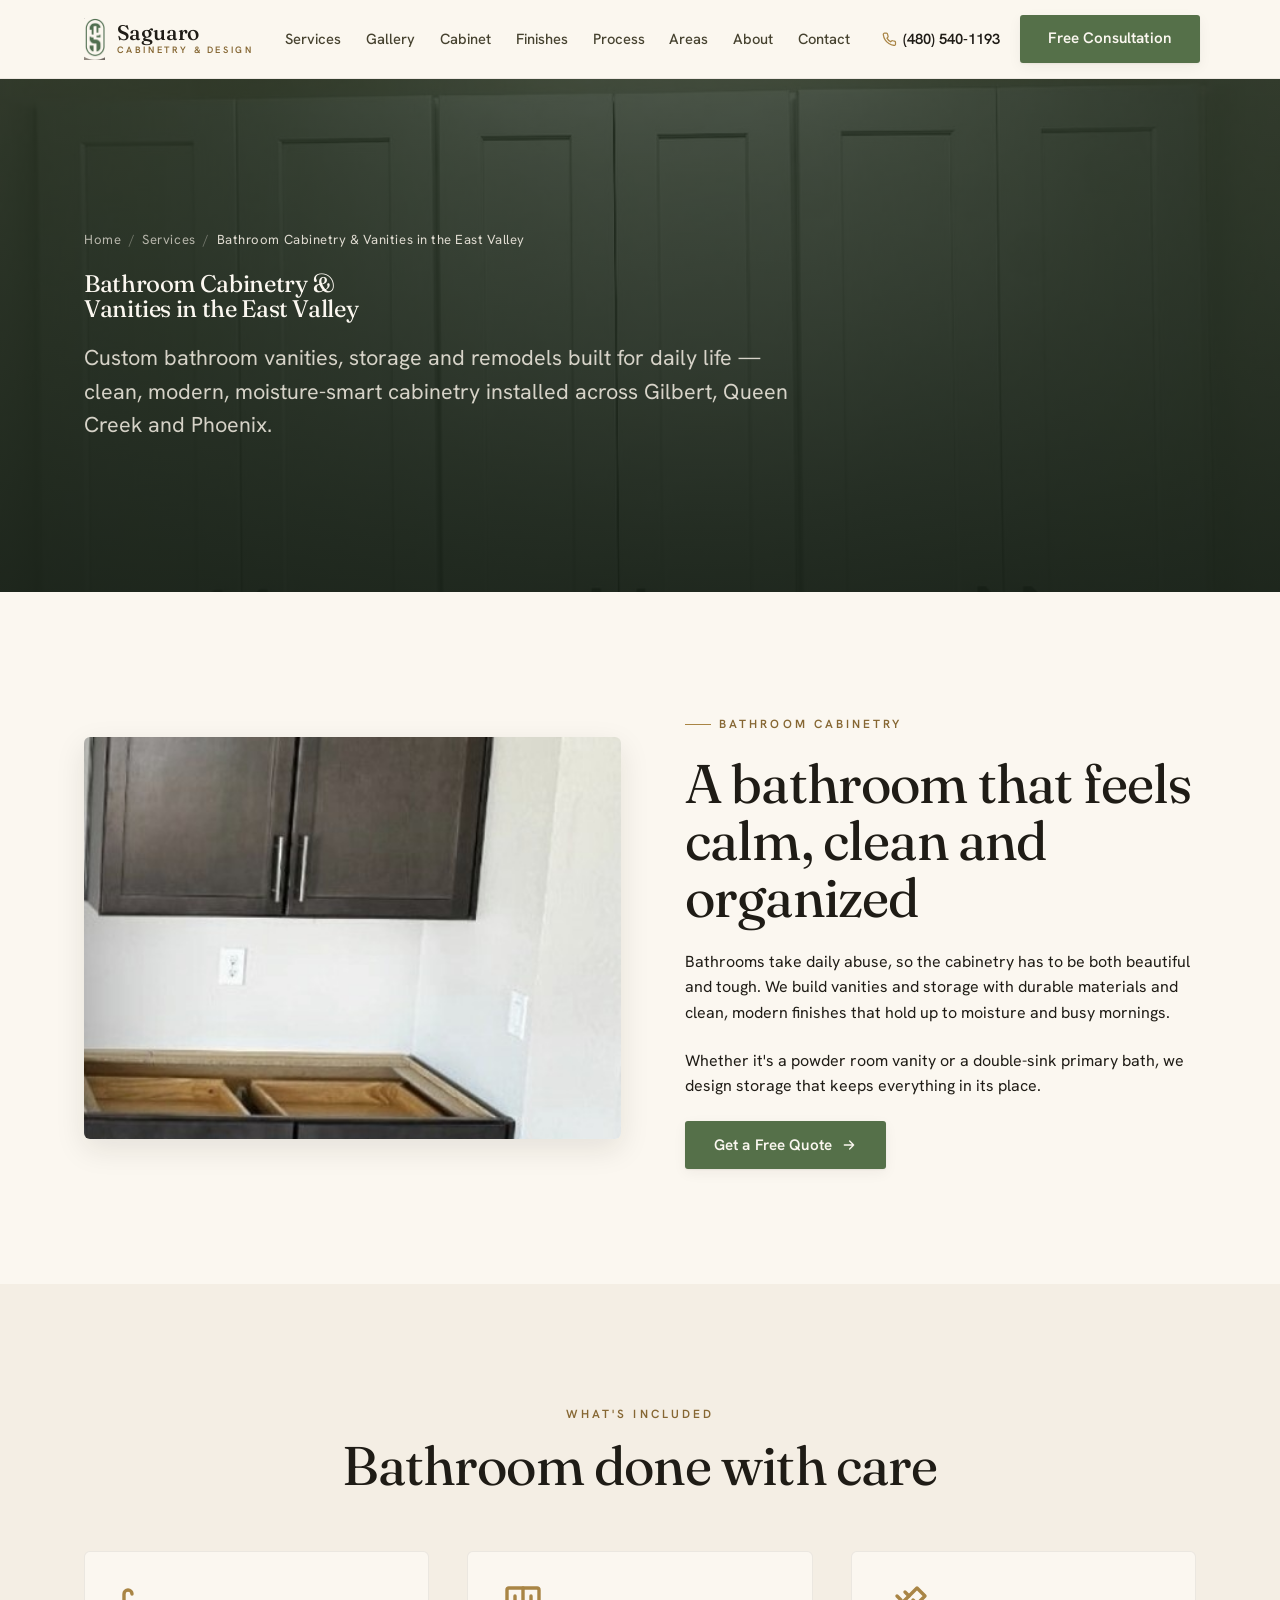
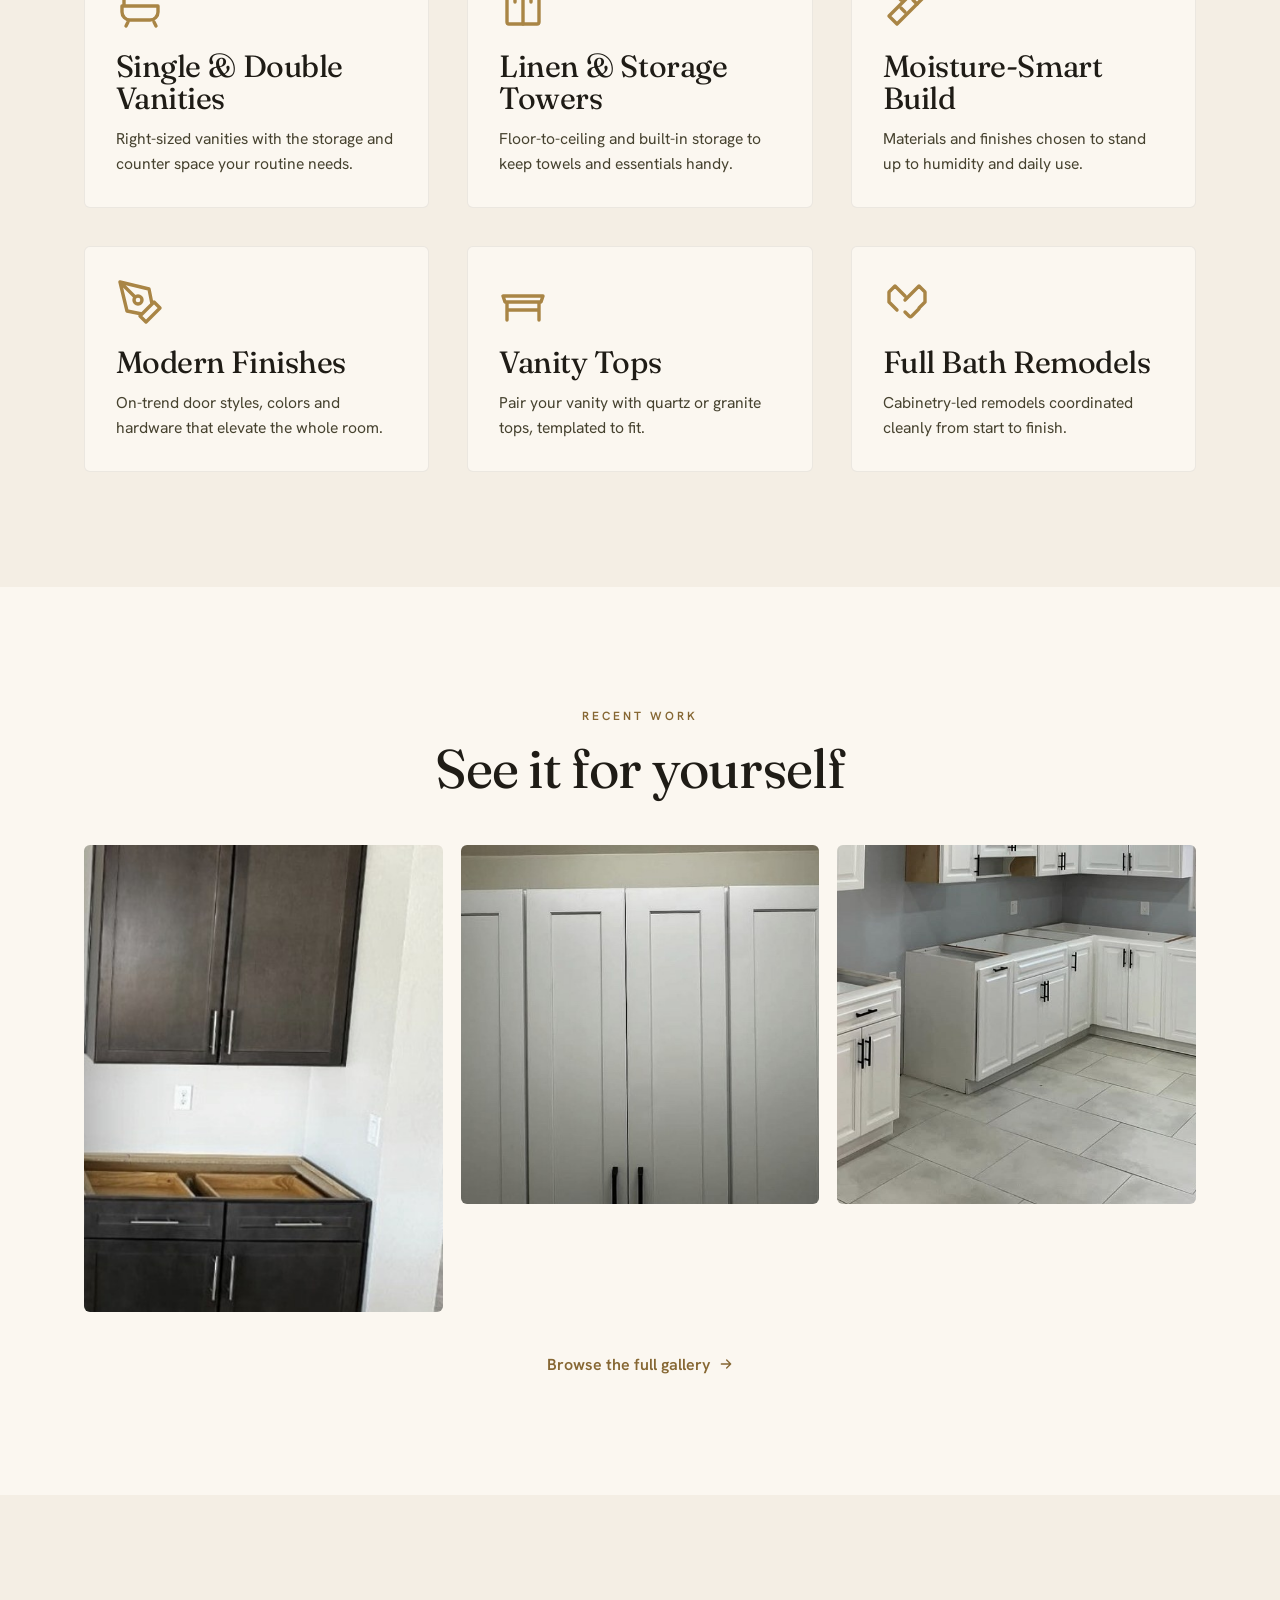
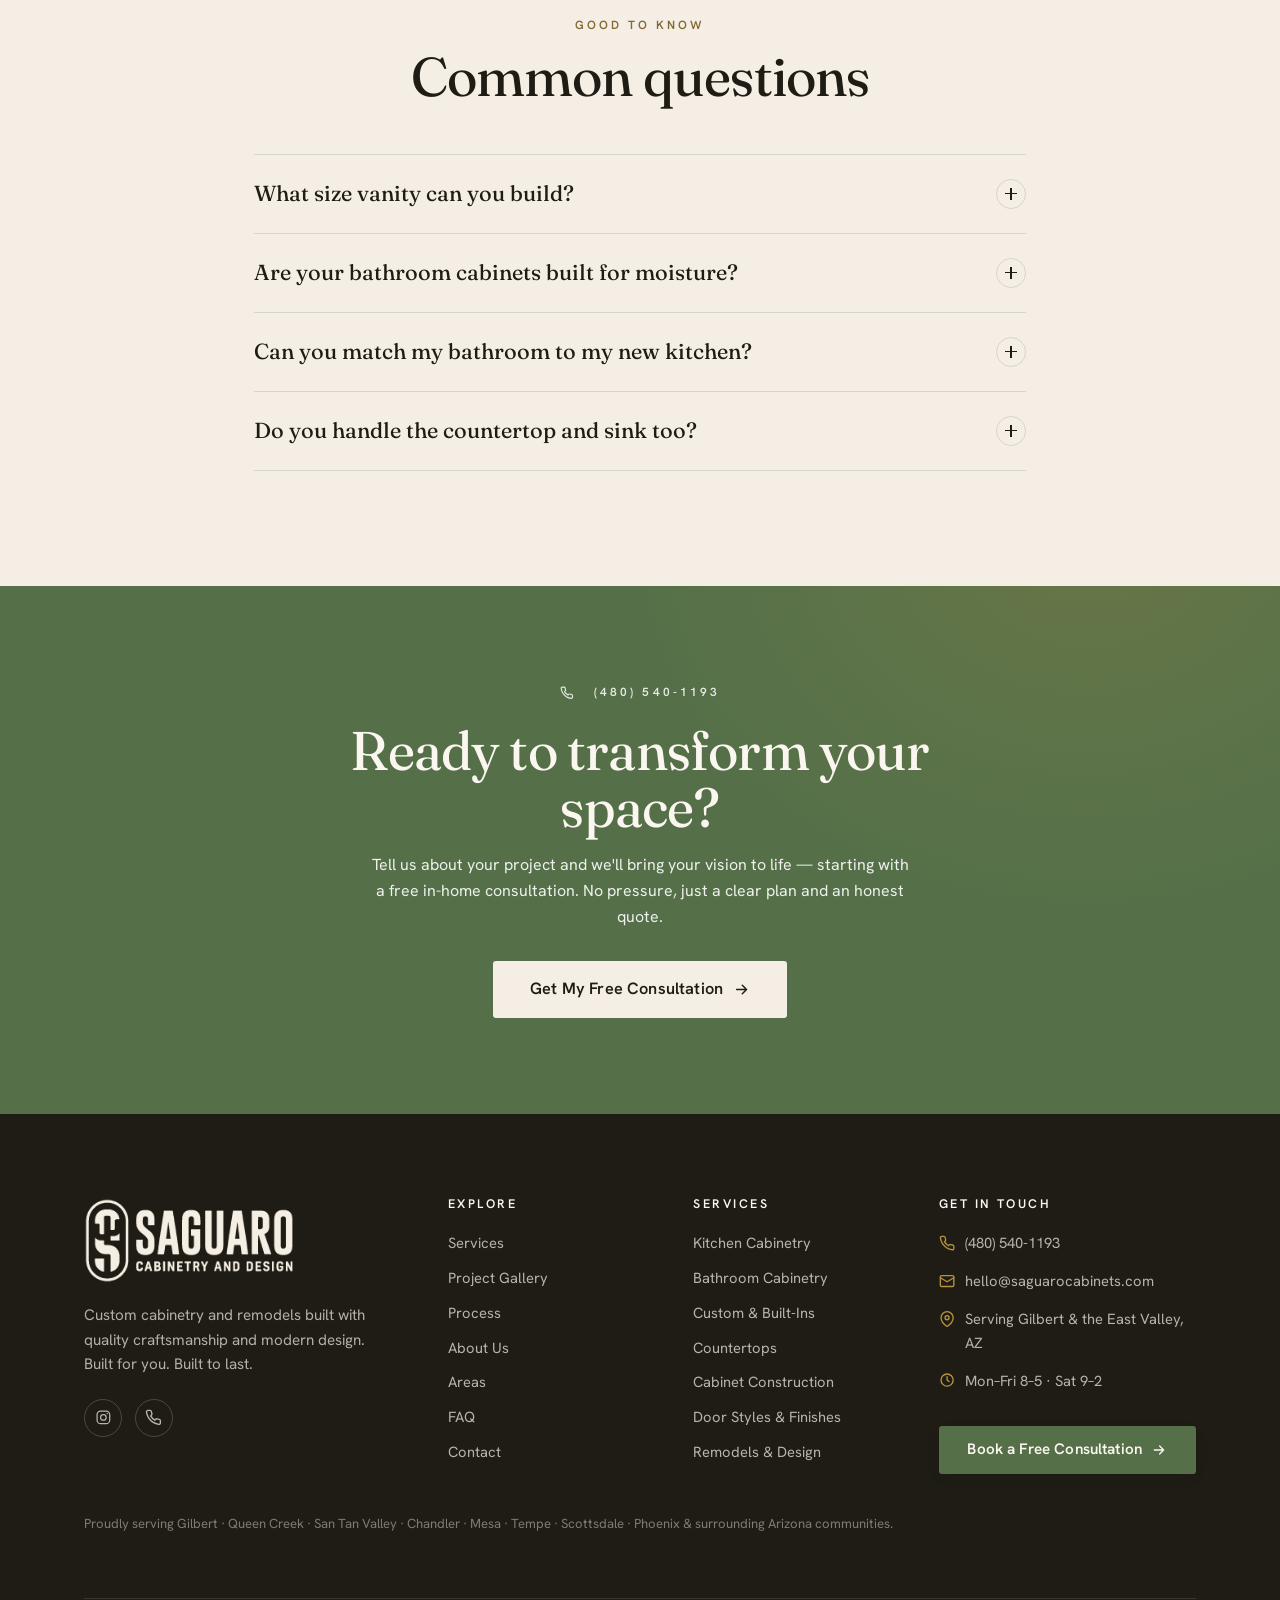
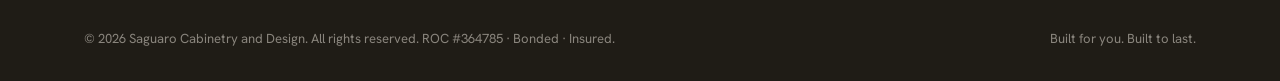
<file: bathrooms.html>
<!DOCTYPE html>
<html lang="en">
<head>
<meta charset="utf-8">
<title>Bathroom Cabinetry &amp; Vanities in the East Valley | Saguaro Cabinetry & Design — East Valley, AZ</title>
<meta name="viewport" content="width=device-width, initial-scale=1">
<meta name="description" content="Custom bathroom vanities, storage and remodels built for daily life — clean, modern, moisture-smart cabinetry installed across Gilbert, Queen Creek and Pho">
<link rel="canonical" href="https://saguarocabinets.com/bathrooms.html">
<meta name="robots" content="index,follow,max-image-preview:large">
<meta name="theme-color" content="#557049">
<meta name="author" content="Saguaro Cabinetry and Design">
<meta name="geo.region" content="US-AZ"><meta name="geo.placename" content="Gilbert, Arizona">
<meta property="og:type" content="website">
<meta property="og:site_name" content="Saguaro Cabinetry and Design">
<meta property="og:title" content="Bathroom Cabinetry &amp; Vanities in the East Valley | Saguaro Cabinetry & Design — East Valley, AZ">
<meta property="og:description" content="Custom bathroom vanities, storage and remodels built for daily life — clean, modern, moisture-smart cabinetry installed across Gilbert, Queen Creek and Pho">
<meta property="og:url" content="https://saguarocabinets.com/bathrooms.html">
<meta property="og:image" content="https://saguarocabinets.com/assets/img/project-shaker-uppers.jpg">
<meta property="og:locale" content="en_US">
<meta name="twitter:card" content="summary_large_image">
<meta name="twitter:title" content="Bathroom Cabinetry &amp; Vanities in the East Valley | Saguaro Cabinetry & Design — East Valley, AZ">
<meta name="twitter:description" content="Custom bathroom vanities, storage and remodels built for daily life — clean, modern, moisture-smart cabinetry installed across Gilbert, Queen Creek and Pho">
<meta name="twitter:image" content="https://saguarocabinets.com/assets/img/project-shaker-uppers.jpg">
<link rel="icon" type="image/png" href="assets/img/favicon.png">
<link rel="apple-touch-icon" href="assets/img/favicon.png">
<link rel="preconnect" href="https://fonts.googleapis.com">
<link rel="preconnect" href="https://fonts.gstatic.com" crossorigin>
<link href="https://fonts.googleapis.com/css2?family=Fraunces:opsz,wght@9..144,330;9..144,400;9..144,470;9..144,560&family=Hanken+Grotesk:wght@400;500;600;700&display=swap" rel="stylesheet">
<link rel="stylesheet" href="assets/css/style.css">
<script type="application/ld+json">{"@context":"https://schema.org","@type":"HomeAndConstructionBusiness","@id":"https://saguarocabinets.com/#business","name":"Saguaro Cabinetry and Design","alternateName":"Saguaro Cabinetry","image":"https://saguarocabinets.com/assets/img/project-queencreek-kitchen.jpg","logo":"https://saguarocabinets.com/assets/img/logo-mark.png","url":"https://saguarocabinets.com/","telephone":"(480) 540-1193","email":"hello@saguarocabinets.com","priceRange":"$$-$$$","address":{"@type":"PostalAddress","addressLocality":"Gilbert","addressRegion":"AZ","addressCountry":"US"},"areaServed":[{"@type":"City","name":"Gilbert"},{"@type":"City","name":"Queen Creek"},{"@type":"City","name":"San Tan Valley"},{"@type":"City","name":"Chandler"},{"@type":"City","name":"Mesa"},{"@type":"City","name":"Tempe"},{"@type":"City","name":"Scottsdale"},{"@type":"City","name":"Phoenix"}],"sameAs":["https://www.instagram.com/saguarocabinetry"],"description":"Custom cabinetry, kitchen and bathroom remodels, and countertop installation serving the East Valley and greater Phoenix, Arizona. Built for you. Built to last.","openingHoursSpecification":[{"@type":"OpeningHoursSpecification","dayOfWeek":["Monday","Tuesday","Wednesday","Thursday","Friday"],"opens":"08:00","closes":"17:00"},{"@type":"OpeningHoursSpecification","dayOfWeek":["Saturday"],"opens":"09:00","closes":"14:00"}],"aggregateRating":{"@type":"AggregateRating","ratingValue":"5.0","reviewCount":"27"},"makesOffer":[{"@type":"Offer","itemOffered":{"@type":"Service","name":"Custom Cabinetry"}},{"@type":"Offer","itemOffered":{"@type":"Service","name":"Kitchen Remodeling"}},{"@type":"Offer","itemOffered":{"@type":"Service","name":"Bathroom Remodeling"}},{"@type":"Offer","itemOffered":{"@type":"Service","name":"Cabinet Installation"}},{"@type":"Offer","itemOffered":{"@type":"Service","name":"Countertop Installation"}}]}</script>
<script type="application/ld+json">{"@context":"https://schema.org","@type":"BreadcrumbList","itemListElement":[{"@type":"ListItem","position":1,"name":"Home","item":"https://saguarocabinets.com/index.html"},{"@type":"ListItem","position":2,"name":"Services","item":"https://saguarocabinets.com/services.html"},{"@type":"ListItem","position":3,"name":"Bathroom Cabinetry &amp; Vanities in the East Valley","item":"https://saguarocabinets.com/bathrooms.html"}]}</script>
<script type="application/ld+json">{"@context":"https://schema.org","@type":"Service","name":"Bathroom Remodeling & Custom Vanities","serviceType":"Bathroom Remodeling & Custom Vanities","provider":{"@id":"https://saguarocabinets.com/#business"},"areaServed":[{"@type":"City","name":"Gilbert"},{"@type":"City","name":"Queen Creek"},{"@type":"City","name":"San Tan Valley"},{"@type":"City","name":"Chandler"},{"@type":"City","name":"Mesa"},{"@type":"City","name":"Tempe"},{"@type":"City","name":"Scottsdale"},{"@type":"City","name":"Phoenix"}],"description":"Custom bathroom vanities, storage towers and bathroom remodels in Gilbert, Queen Creek, San Tan Valley and the greater Phoenix area."}</script>
<script type="application/ld+json">{"@context":"https://schema.org","@type":"FAQPage","mainEntity":[{"@type":"Question","name":"What size vanity can you build?","acceptedAnswer":{"@type":"Answer","text":"From compact powder-room vanities to long double-sink units, we size everything to your space and how you use it \u2014 including custom widths that off-the-shelf vanities can't match."}},{"@type":"Question","name":"Are your bathroom cabinets built for moisture?","acceptedAnswer":{"@type":"Answer","text":"Yes. We select materials and finishes appropriate for bathroom humidity so your cabinetry looks great and lasts."}},{"@type":"Question","name":"Can you match my bathroom to my new kitchen?","acceptedAnswer":{"@type":"Answer","text":"Definitely. Many clients carry a consistent finish or style through the home. We'll help coordinate door styles, colors and hardware."}},{"@type":"Question","name":"Do you handle the countertop and sink too?","acceptedAnswer":{"@type":"Answer","text":"We can install your vanity top in quartz or granite with the sink cutout templated to fit, so the finished vanity is ready to use."}}]}</script>
</head>
<body>
<header class="site-header">
  <nav class="nav wrap" aria-label="Primary">
    <a class="brand" href="index.html" aria-label="Saguaro Cabinetry and Design — home">
      <img class="brand__mark" src="assets/img/logo-mark.png" alt="" width="22" height="42" loading="eager">
      <span class="brand__name">Saguaro<small>Cabinetry &amp; Design</small></span>
    </a>
    <div class="nav__links" id="menu"><a href="services.html">Services</a><a href="gallery.html">Gallery</a><a href="cabinet.html">Cabinet</a><a href="finishes.html">Finishes</a><a href="process.html">Process</a><a href="areas.html">Areas</a><a href="about.html">About</a><a href="contact.html">Contact</a></div>
    <div class="nav__cta">
      <a class="nav__phone" href="tel:+14805401193"><svg viewBox="0 0 24 24" fill="none" stroke="currentColor" stroke-width="2" stroke-linecap="round" stroke-linejoin="round"><path d="M22 16.92v3a2 2 0 0 1-2.18 2 19.8 19.8 0 0 1-8.63-3.07 19.5 19.5 0 0 1-6-6A19.8 19.8 0 0 1 2.12 4.18 2 2 0 0 1 4.11 2h3a2 2 0 0 1 2 1.72c.13.96.36 1.9.7 2.81a2 2 0 0 1-.45 2.11L8.09 9.91a16 16 0 0 0 6 6l1.27-1.27a2 2 0 0 1 2.11-.45c.91.34 1.85.57 2.81.7A2 2 0 0 1 22 16.92z"/></svg>(480) 540-1193</a>
      <a class="btn btn--primary" href="contact.html">Free Consultation</a>
      <button class="nav__toggle" aria-label="Toggle menu" aria-controls="menu" aria-expanded="false"><span></span><span></span><span></span></button>
    </div>
  </nav>
</header>
<section class="banner">
  <div class="banner__media"><img src="assets/img/project-shaker-uppers.jpg" alt="" loading="eager"></div>
  <div class="wrap banner__inner">
    <nav class="crumbs" aria-label="Breadcrumb"><a href="index.html">Home</a> <span>/</span> <a href="services.html">Services</a> <span>/</span> <span style="opacity:.9;color:var(--bone)">Bathroom Cabinetry &amp; Vanities in the East Valley</span></nav>
    <h1 class="reveal in">Bathroom Cabinetry &amp; Vanities in the East Valley</h1>
    <p class="lead reveal in measure" data-d="1" style="margin-top:1.2rem">Custom bathroom vanities, storage and remodels built for daily life — clean, modern, moisture-smart cabinetry installed across Gilbert, Queen Creek and Phoenix.</p>
  </div>
</section>
<section class="section">
  <div class="wrap split">
    <div class="split__media reveal"><div class="media-frame"><img src="assets/img/project-espresso-cabinets.jpg" alt="Bathroom Cabinetry &amp; Vanities in the East Valley by Saguaro Cabinetry and Design"></div></div>
    <div class="stack reveal" data-d="1"><span class="eyebrow">Bathroom Cabinetry</span><h2>A bathroom that feels calm, clean and organized</h2><p>Bathrooms take daily abuse, so the cabinetry has to be both beautiful and tough. We build vanities and storage with durable materials and clean, modern finishes that hold up to moisture and busy mornings.</p><p>Whether it's a powder room vanity or a double-sink primary bath, we design storage that keeps everything in its place.</p><a class="btn btn--primary" href="contact.html">Get a Free Quote <svg viewBox="0 0 24 24" fill="none" stroke="currentColor" stroke-width="2" stroke-linecap="round" stroke-linejoin="round"><path d="M5 12h14M13 6l6 6-6 6"/></svg></a></div>
  </div>
</section>
<section class="section bg-bone"><div class="wrap">
  <div class="center stack-sm reveal" style="margin-bottom:clamp(2.5rem,5vw,3.5rem)"><span class="eyebrow center">What's included</span><h2>Bathroom done with care</h2></div>
  <div class="grid g-3"><div class="card reveal"><div class="card__icon"><svg viewBox="0 0 24 24" fill="none" stroke="currentColor" stroke-width="1.7" stroke-linecap="round" stroke-linejoin="round"><path d="M4 12V6a2 2 0 0 1 2-2 2 2 0 0 1 2 2M3 12h18v3a4 4 0 0 1-4 4H7a4 4 0 0 1-4-4zM6 20l-1 2M19 20l1 2"/></svg></div><h3>Single &amp; Double Vanities</h3><p>Right-sized vanities with the storage and counter space your routine needs.</p></div><div class="card reveal"><div class="card__icon"><svg viewBox="0 0 24 24" fill="none" stroke="currentColor" stroke-width="1.7" stroke-linecap="round" stroke-linejoin="round"><rect x="4" y="3" width="16" height="18" rx="1"/><path d="M12 3v18M8 7v3M16 7v3"/></svg></div><h3>Linen &amp; Storage Towers</h3><p>Floor-to-ceiling and built-in storage to keep towels and essentials handy.</p></div><div class="card reveal"><div class="card__icon"><svg viewBox="0 0 24 24" fill="none" stroke="currentColor" stroke-width="1.7" stroke-linecap="round" stroke-linejoin="round"><path d="M3 17 17 3l4 4L7 21z"/><path d="M7 7l2 2M11 5l2 2M15 9l2 2M9 13l2 2"/></svg></div><h3>Moisture-Smart Build</h3><p>Materials and finishes chosen to stand up to humidity and daily use.</p></div><div class="card reveal"><div class="card__icon"><svg viewBox="0 0 24 24" fill="none" stroke="currentColor" stroke-width="1.7" stroke-linecap="round" stroke-linejoin="round"><path d="m12 19 7-7 3 3-7 7-3-3zM18 13l-1.5-7.5L2 2l3.5 14.5L13 18zM2 2l7.5 7.5"/><circle cx="11" cy="11" r="2"/></svg></div><h3>Modern Finishes</h3><p>On-trend door styles, colors and hardware that elevate the whole room.</p></div><div class="card reveal"><div class="card__icon"><svg viewBox="0 0 24 24" fill="none" stroke="currentColor" stroke-width="1.7" stroke-linecap="round" stroke-linejoin="round"><path d="M2 9h20l-1 3H3zM4 12v9M20 12v9M4 16h16"/></svg></div><h3>Vanity Tops</h3><p>Pair your vanity with quartz or granite tops, templated to fit.</p></div><div class="card reveal"><div class="card__icon"><svg viewBox="0 0 24 24" fill="none" stroke="currentColor" stroke-width="1.7" stroke-linecap="round" stroke-linejoin="round"><path d="m11 17 2 2a1 1 0 0 0 1.4 0l3.6-3.6M3 7l3-3 5 5M21 7l-3-3-4 4-3 3M3 7v5l4 4M21 7v5l-3 3"/></svg></div><h3>Full Bath Remodels</h3><p>Cabinetry-led remodels coordinated cleanly from start to finish.</p></div></div>
</div></section><section class="section"><div class="wrap">
  <div class="center stack-sm reveal" style="margin-bottom:clamp(2rem,4vw,3rem)"><span class="eyebrow center">Recent work</span><h2>See it for yourself</h2></div>
  <div class="gallery-grid"><div class="gallery-item reveal" data-d="0"><img src="assets/img/project-espresso-cabinets.jpg" alt="Espresso Cabinetry" loading="lazy"><div class="gallery-item__cap"><span>San Tan Valley, AZ</span><h4>Espresso Cabinetry</h4></div></div><div class="gallery-item reveal" data-d="1"><img src="assets/img/project-shaker-uppers.jpg" alt="Clean White Storage" loading="lazy"><div class="gallery-item__cap"><span>East Valley, AZ</span><h4>Clean White Storage</h4></div></div><div class="gallery-item reveal" data-d="2"><img src="assets/img/project-queencreek-base.jpg" alt="Base Cabinets &amp; Tops" loading="lazy"><div class="gallery-item__cap"><span>Queen Creek, AZ</span><h4>Base Cabinets &amp; Tops</h4></div></div></div>
  <div class="center" style="margin-top:2.5rem"><a class="link-arrow" href="gallery.html">Browse the full gallery <svg viewBox="0 0 24 24" fill="none" stroke="currentColor" stroke-width="2" stroke-linecap="round" stroke-linejoin="round"><path d="M5 12h14M13 6l6 6-6 6"/></svg></a></div>
</div></section><section class="section bg-bone"><div class="wrap" style="max-width:900px">
  <div class="center stack-sm reveal" style="margin-bottom:clamp(2rem,4vw,3rem)"><span class="eyebrow center">Good to know</span><h2>Common questions</h2></div>
  <div class="faq reveal"><div class="faq__item"><button class="faq__q" aria-expanded="false">What size vanity can you build?<span class="ic"></span></button><div class="faq__a"><p>From compact powder-room vanities to long double-sink units, we size everything to your space and how you use it — including custom widths that off-the-shelf vanities can't match.</p></div></div><div class="faq__item"><button class="faq__q" aria-expanded="false">Are your bathroom cabinets built for moisture?<span class="ic"></span></button><div class="faq__a"><p>Yes. We select materials and finishes appropriate for bathroom humidity so your cabinetry looks great and lasts.</p></div></div><div class="faq__item"><button class="faq__q" aria-expanded="false">Can you match my bathroom to my new kitchen?<span class="ic"></span></button><div class="faq__a"><p>Definitely. Many clients carry a consistent finish or style through the home. We'll help coordinate door styles, colors and hardware.</p></div></div><div class="faq__item"><button class="faq__q" aria-expanded="false">Do you handle the countertop and sink too?<span class="ic"></span></button><div class="faq__a"><p>We can install your vanity top in quartz or granite with the sink cutout templated to fit, so the finished vanity is ready to use.</p></div></div></div>
</div></section><section class="cta-band">
  <div class="wrap cta-band__inner">
    <span class="eyebrow center" style="color:rgba(255,255,255,.85);justify-content:center"><svg viewBox="0 0 24 24" fill="none" stroke="currentColor" stroke-width="2" stroke-linecap="round" stroke-linejoin="round"><path d="M22 16.92v3a2 2 0 0 1-2.18 2 19.8 19.8 0 0 1-8.63-3.07 19.5 19.5 0 0 1-6-6A19.8 19.8 0 0 1 2.12 4.18 2 2 0 0 1 4.11 2h3a2 2 0 0 1 2 1.72c.13.96.36 1.9.7 2.81a2 2 0 0 1-.45 2.11L8.09 9.91a16 16 0 0 0 6 6l1.27-1.27a2 2 0 0 1 2.11-.45c.91.34 1.85.57 2.81.7A2 2 0 0 1 22 16.92z"/></svg>&nbsp; (480) 540-1193</span>
    <h2 class="reveal" style="margin-top:1rem">Ready to transform your space?</h2>
    <p class="reveal measure" data-d="1">Tell us about your project and we'll bring your vision to life — starting with a free in-home consultation. No pressure, just a clear plan and an honest quote.</p>
    <a class="btn btn--light btn--lg reveal" data-d="2" href="contact.html">Get My Free Consultation <svg viewBox="0 0 24 24" fill="none" stroke="currentColor" stroke-width="2" stroke-linecap="round" stroke-linejoin="round"><path d="M5 12h14M13 6l6 6-6 6"/></svg></a>
  </div>
</section>
<footer class="site-footer">
  <div class="wrap">
    <div class="footer-grid">
      <div class="footer-brand">
        <img src="assets/img/logo-full-cream.png" alt="Saguaro Cabinetry and Design" width="210" style="height:auto;margin-bottom:1.3rem">
        <p style="max-width:34ch;font-size:.95rem;color:rgba(244,238,228,.7)">Custom cabinetry and remodels built with quality craftsmanship and modern design. Built for you. Built to last.</p>
        <div class="social">
          <a href="https://www.instagram.com/saguarocabinetry" aria-label="Instagram" target="_blank" rel="noopener"><svg viewBox="0 0 24 24" fill="none" stroke="currentColor" stroke-width="1.8"><rect x="3" y="3" width="18" height="18" rx="5"/><circle cx="12" cy="12" r="4"/><circle cx="17.5" cy="6.5" r="1" fill="currentColor" stroke="none"/></svg></a>
          <a href="tel:+14805401193" aria-label="Call us"><svg viewBox="0 0 24 24" fill="none" stroke="currentColor" stroke-width="2" stroke-linecap="round" stroke-linejoin="round"><path d="M22 16.92v3a2 2 0 0 1-2.18 2 19.8 19.8 0 0 1-8.63-3.07 19.5 19.5 0 0 1-6-6A19.8 19.8 0 0 1 2.12 4.18 2 2 0 0 1 4.11 2h3a2 2 0 0 1 2 1.72c.13.96.36 1.9.7 2.81a2 2 0 0 1-.45 2.11L8.09 9.91a16 16 0 0 0 6 6l1.27-1.27a2 2 0 0 1 2.11-.45c.91.34 1.85.57 2.81.7A2 2 0 0 1 22 16.92z"/></svg></a>
        </div>
      </div>
      <div><h4>Explore</h4><ul class="footer-links"><li><a href="services.html">Services</a></li><li><a href="gallery.html">Project Gallery</a></li><li><a href="process.html">Process</a></li><li><a href="about.html">About Us</a></li><li><a href="areas.html">Areas</a></li><li><a href="faq.html">FAQ</a></li><li><a href="contact.html">Contact</a></li></ul></div>
      <div><h4>Services</h4><ul class="footer-links"><li><a href="kitchens.html">Kitchen Cabinetry</a></li><li><a href="bathrooms.html">Bathroom Cabinetry</a></li><li><a href="custom-cabinetry.html">Custom &amp; Built-Ins</a></li><li><a href="countertops.html">Countertops</a></li><li><a href="cabinet.html">Cabinet Construction</a></li><li><a href="finishes.html">Door Styles &amp; Finishes</a></li><li><a href="services.html">Remodels &amp; Design</a></li></ul></div>
      <div>
        <h4>Get in touch</h4>
        <ul class="footer-contact">
          <li><svg viewBox="0 0 24 24" fill="none" stroke="currentColor" stroke-width="2" stroke-linecap="round" stroke-linejoin="round"><path d="M22 16.92v3a2 2 0 0 1-2.18 2 19.8 19.8 0 0 1-8.63-3.07 19.5 19.5 0 0 1-6-6A19.8 19.8 0 0 1 2.12 4.18 2 2 0 0 1 4.11 2h3a2 2 0 0 1 2 1.72c.13.96.36 1.9.7 2.81a2 2 0 0 1-.45 2.11L8.09 9.91a16 16 0 0 0 6 6l1.27-1.27a2 2 0 0 1 2.11-.45c.91.34 1.85.57 2.81.7A2 2 0 0 1 22 16.92z"/></svg><a href="tel:+14805401193">(480) 540-1193</a></li>
          <li><svg viewBox="0 0 24 24" fill="none" stroke="currentColor" stroke-width="2" stroke-linecap="round" stroke-linejoin="round"><rect x="2" y="4" width="20" height="16" rx="2"/><path d="m22 7-10 6L2 7"/></svg><a href="mailto:hello@saguarocabinets.com">hello@saguarocabinets.com</a></li>
          <li><svg viewBox="0 0 24 24" fill="none" stroke="currentColor" stroke-width="2" stroke-linecap="round" stroke-linejoin="round"><path d="M21 10c0 7-9 13-9 13s-9-6-9-13a9 9 0 0 1 18 0z"/><circle cx="12" cy="10" r="3"/></svg><span>Serving Gilbert &amp; the East Valley, AZ</span></li>
          <li><svg viewBox="0 0 24 24" fill="none" stroke="currentColor" stroke-width="2" stroke-linecap="round" stroke-linejoin="round"><circle cx="12" cy="12" r="9"/><path d="M12 7v5l3 2"/></svg><span>Mon–Fri 8–5 · Sat 9–2</span></li>
        </ul>
        <a class="btn btn--primary" href="contact.html" style="margin-top:1.2rem">Book a Free Consultation <svg viewBox="0 0 24 24" fill="none" stroke="currentColor" stroke-width="2" stroke-linecap="round" stroke-linejoin="round"><path d="M5 12h14M13 6l6 6-6 6"/></svg></a>
      </div>
    </div>
    <p style="margin-top:2.4rem;font-size:.82rem;color:rgba(244,238,228,.45);max-width:none">Proudly serving Gilbert · Queen Creek · San Tan Valley · Chandler · Mesa · Tempe · Scottsdale · Phoenix &amp; surrounding Arizona communities.</p>
    <div class="footer-bottom">
      <span>&copy; <span id="yr">2025</span> Saguaro Cabinetry and Design. All rights reserved. ROC #364785 · Bonded · Insured.</span>
      <span>Built for you. Built to last.</span>
    </div>
  </div>
</footer>
<script src="assets/js/main.js" defer></script>
</body></html>
</file>
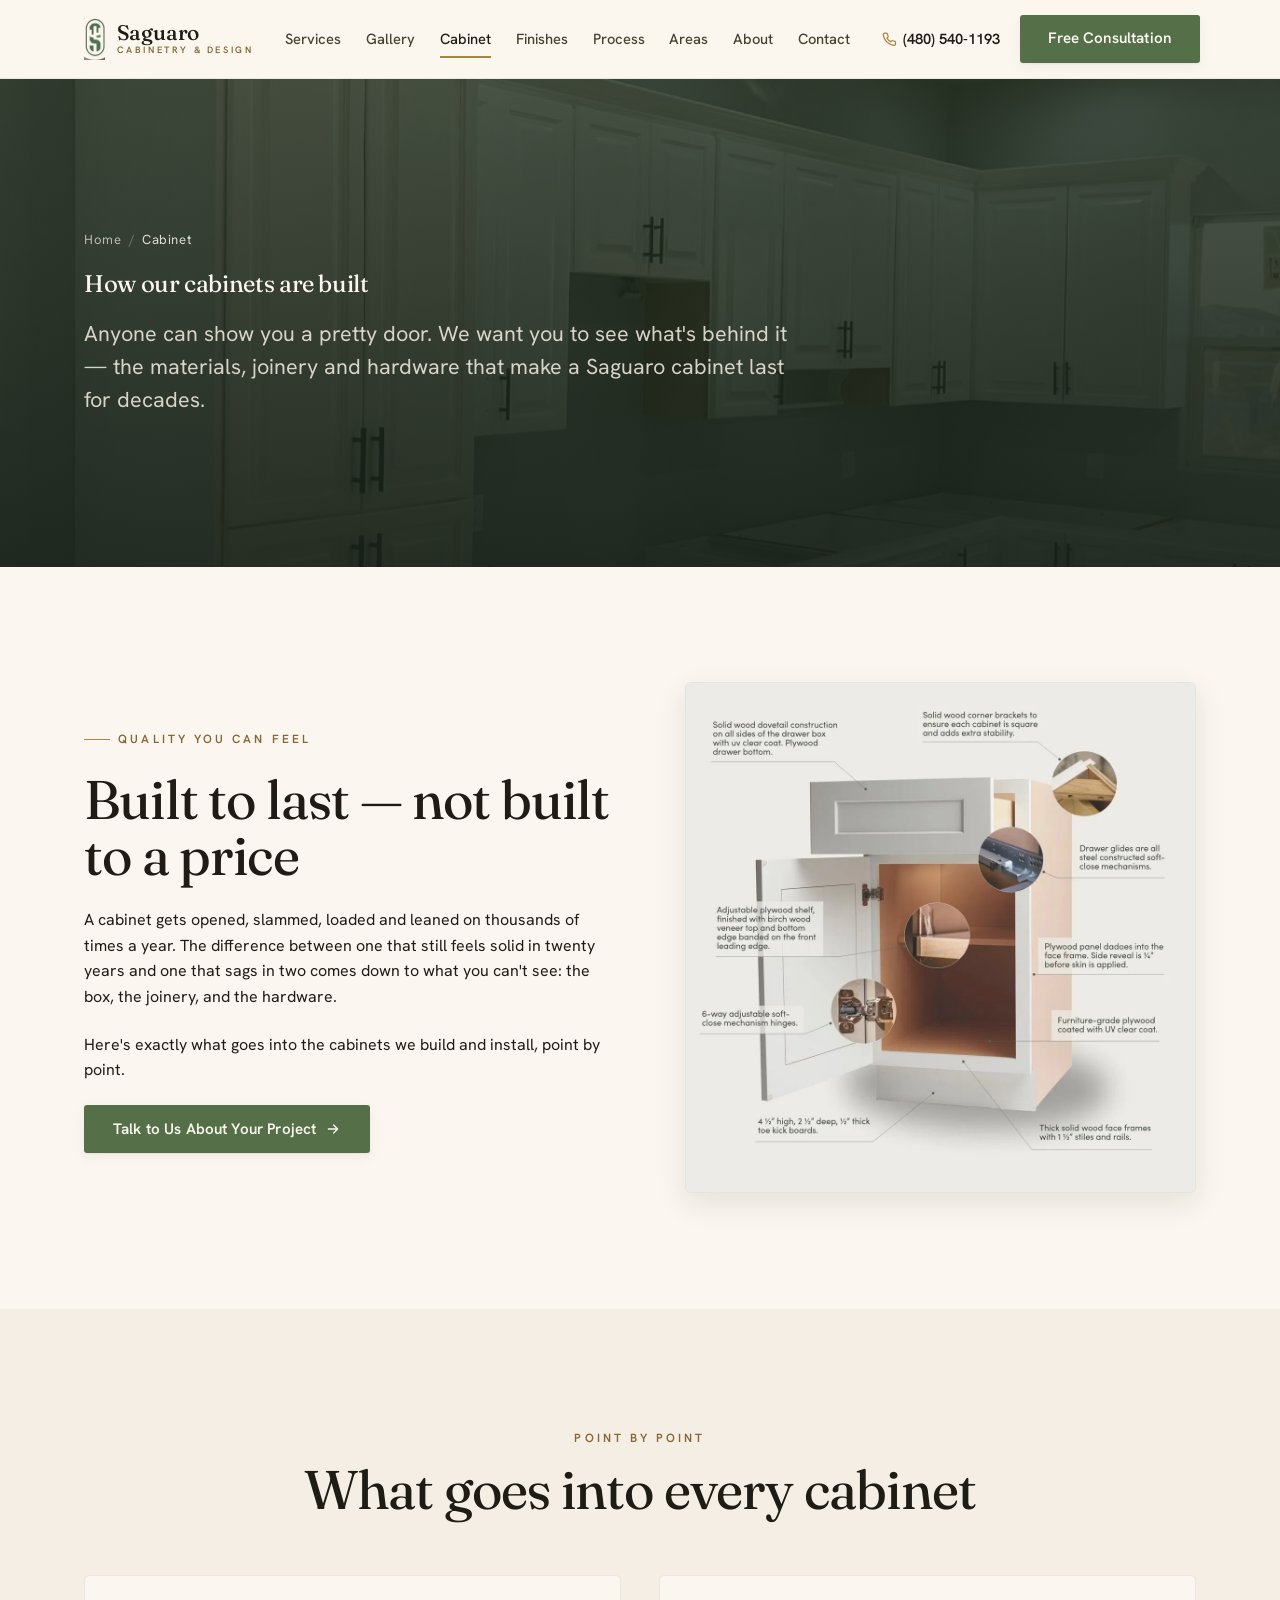
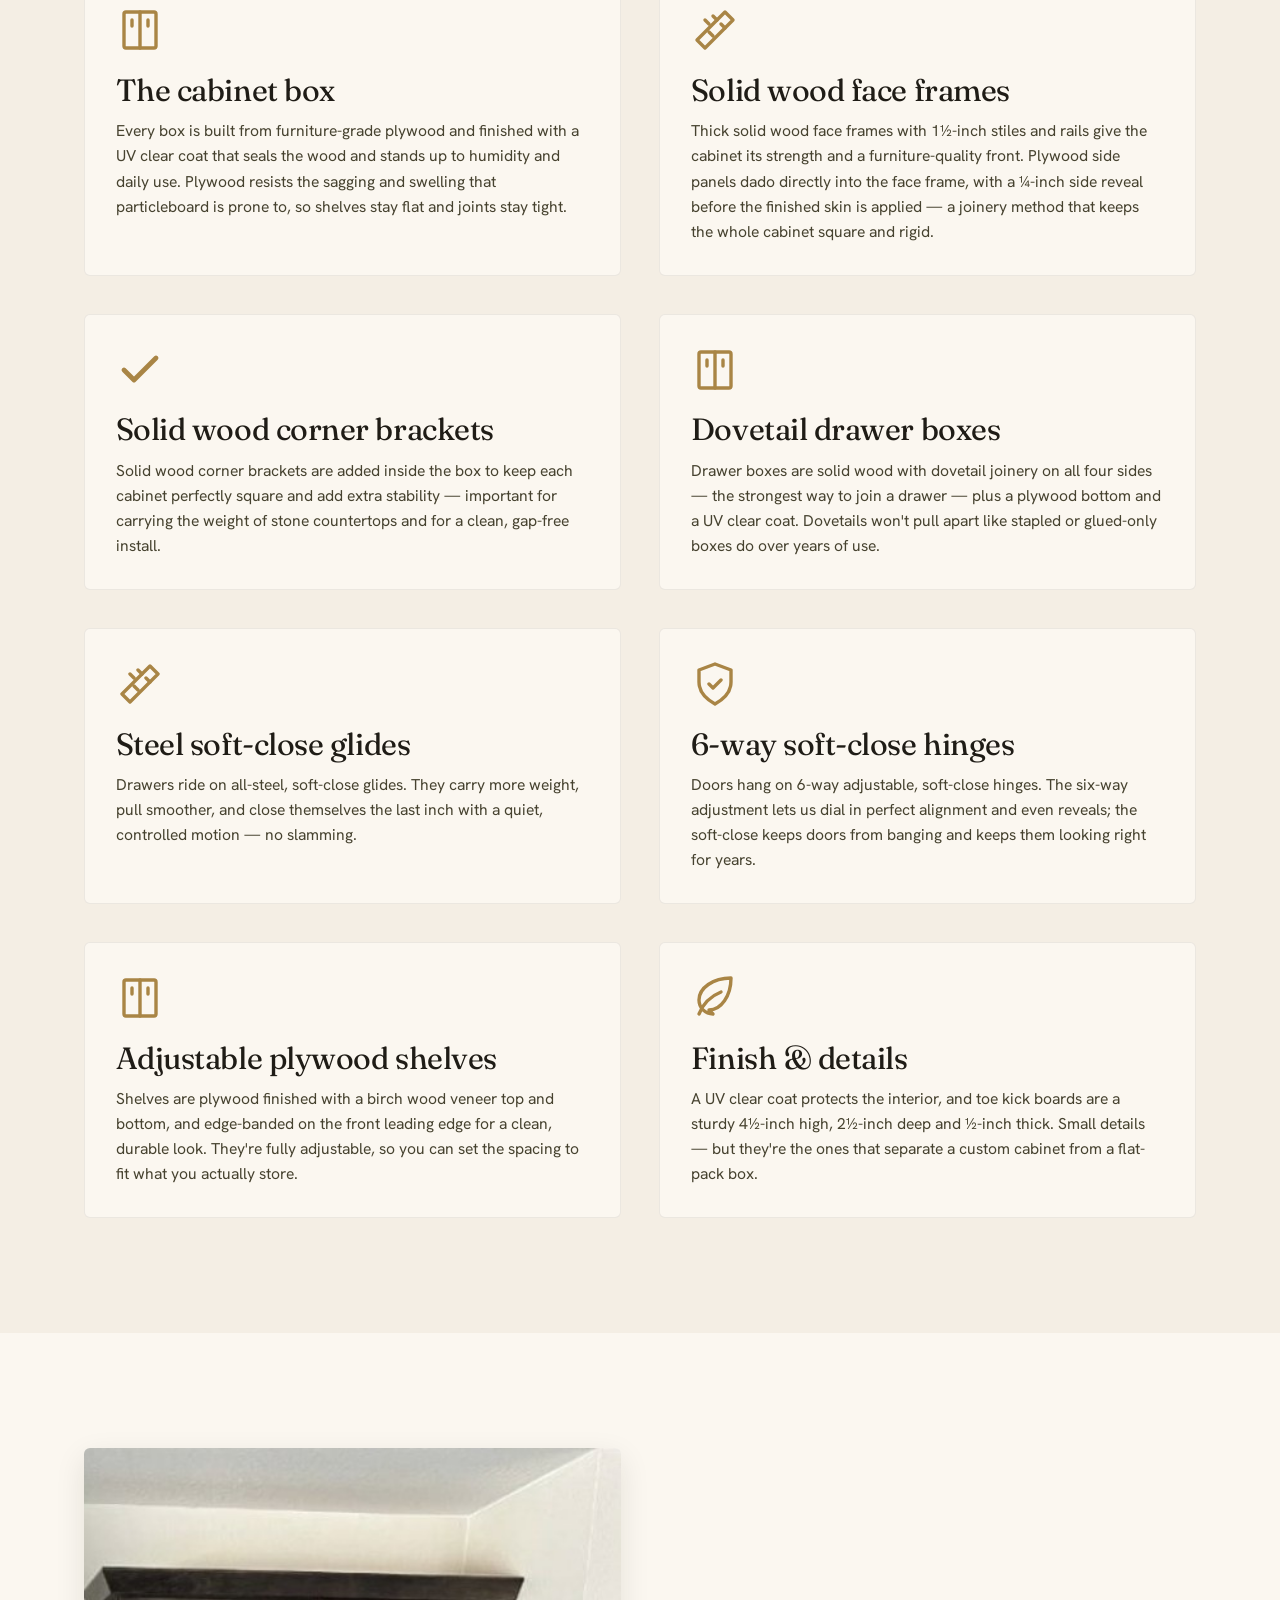
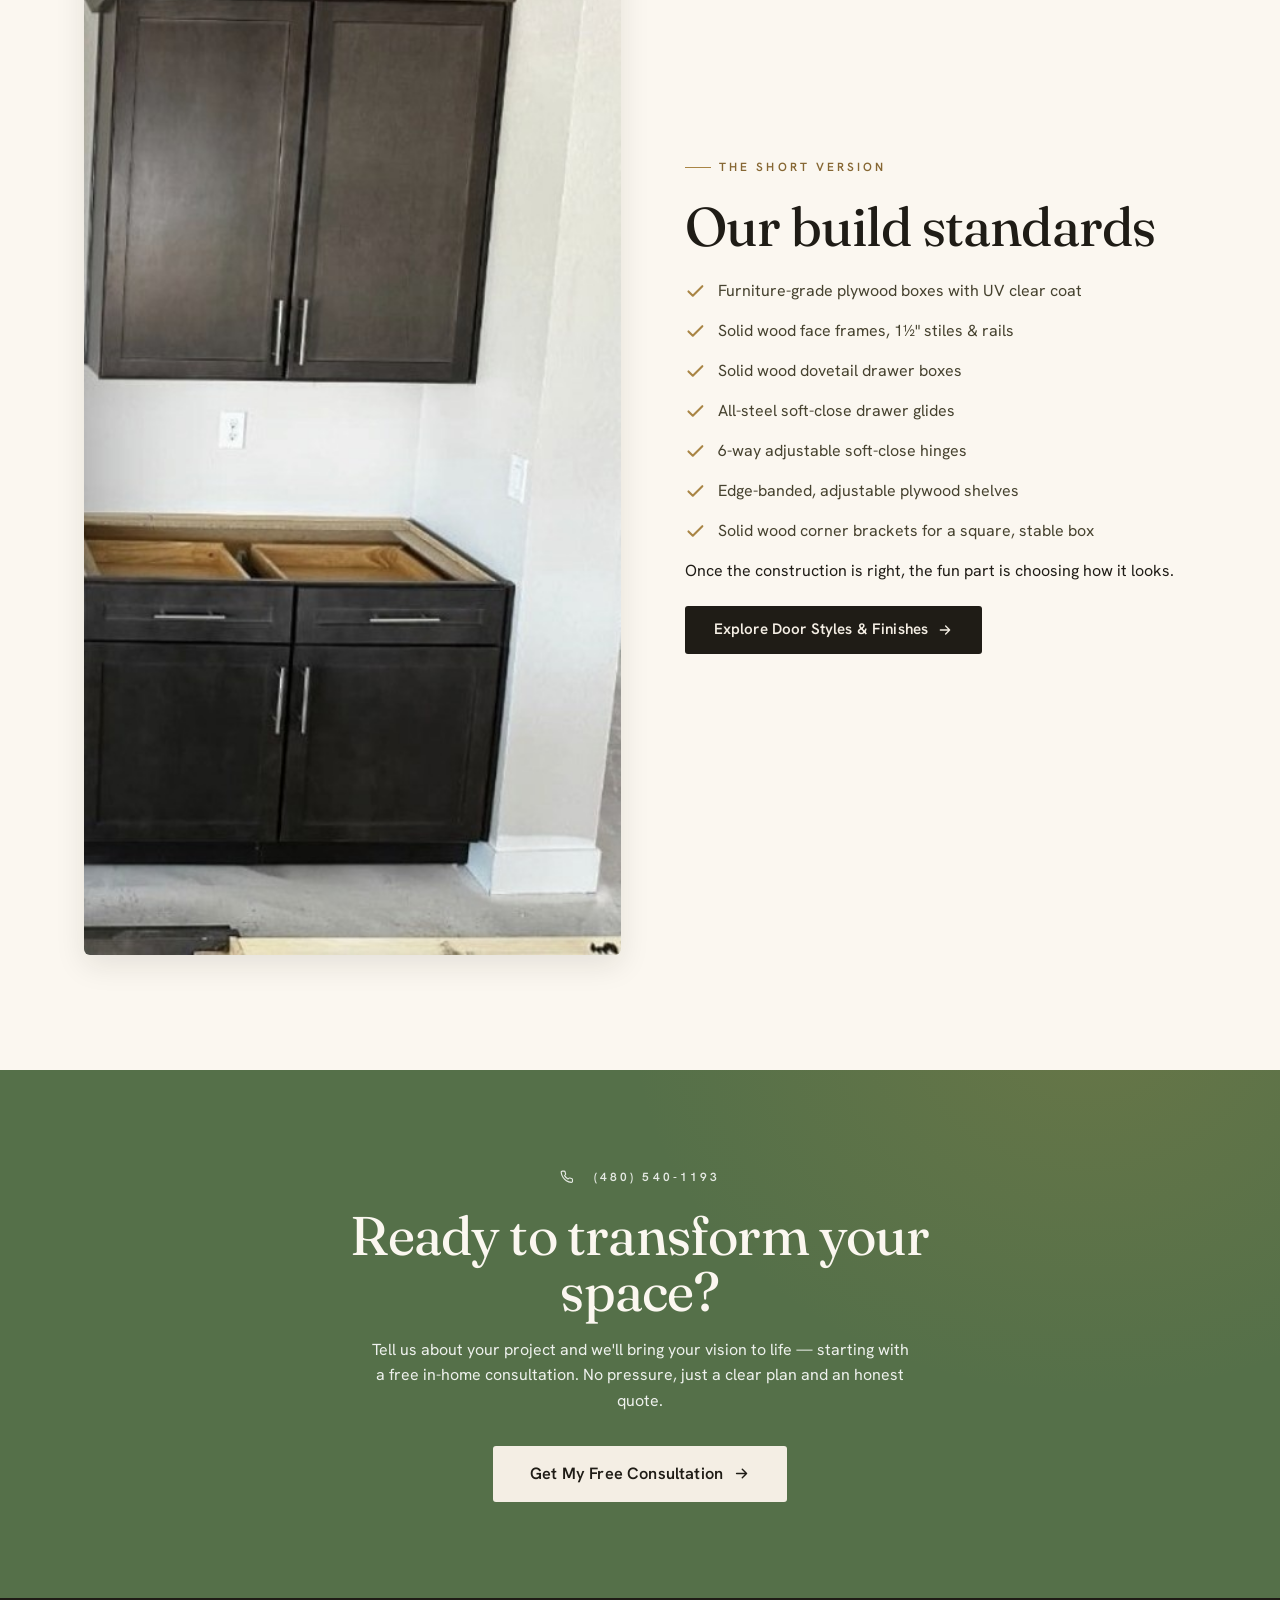
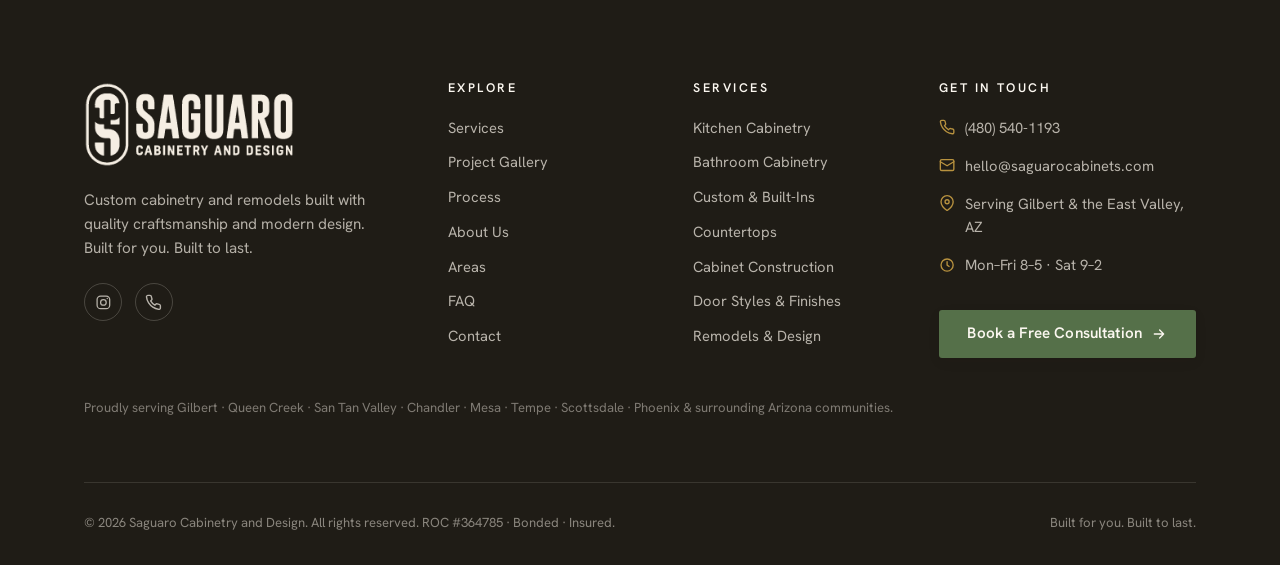
<file: cabinet.html>
<!DOCTYPE html>
<html lang="en">
<head>
<meta charset="utf-8">
<title>How Our Cabinets Are Built | Saguaro Cabinetry & Design</title>
<meta name="viewport" content="width=device-width, initial-scale=1">
<meta name="description" content="See how Saguaro Cabinetry builds its cabinets — solid wood dovetail drawers, soft-close steel glides, furniture-grade plywood, solid wood face frames and more. Quality you can feel.">
<link rel="canonical" href="https://saguarocabinets.com/cabinet.html">
<meta name="robots" content="index,follow,max-image-preview:large">
<meta name="theme-color" content="#557049">
<meta name="author" content="Saguaro Cabinetry and Design">
<meta name="geo.region" content="US-AZ"><meta name="geo.placename" content="Gilbert, Arizona">
<meta property="og:type" content="website">
<meta property="og:site_name" content="Saguaro Cabinetry and Design">
<meta property="og:title" content="How Our Cabinets Are Built | Saguaro Cabinetry & Design">
<meta property="og:description" content="See how Saguaro Cabinetry builds its cabinets — solid wood dovetail drawers, soft-close steel glides, furniture-grade plywood, solid wood face frames and more. Quality you can feel.">
<meta property="og:url" content="https://saguarocabinets.com/cabinet.html">
<meta property="og:image" content="https://saguarocabinets.com/assets/img/cabinet-construction.jpg">
<meta property="og:locale" content="en_US">
<meta name="twitter:card" content="summary_large_image">
<meta name="twitter:title" content="How Our Cabinets Are Built | Saguaro Cabinetry & Design">
<meta name="twitter:description" content="See how Saguaro Cabinetry builds its cabinets — solid wood dovetail drawers, soft-close steel glides, furniture-grade plywood, solid wood face frames and more. Quality you can feel.">
<meta name="twitter:image" content="https://saguarocabinets.com/assets/img/cabinet-construction.jpg">
<link rel="icon" type="image/png" href="assets/img/favicon.png">
<link rel="apple-touch-icon" href="assets/img/favicon.png">
<link rel="preconnect" href="https://fonts.googleapis.com">
<link rel="preconnect" href="https://fonts.gstatic.com" crossorigin>
<link href="https://fonts.googleapis.com/css2?family=Fraunces:opsz,wght@9..144,330;9..144,400;9..144,470;9..144,560&family=Hanken+Grotesk:wght@400;500;600;700&display=swap" rel="stylesheet">
<link rel="stylesheet" href="assets/css/style.css">
<script type="application/ld+json">{"@context":"https://schema.org","@type":"HomeAndConstructionBusiness","@id":"https://saguarocabinets.com/#business","name":"Saguaro Cabinetry and Design","alternateName":"Saguaro Cabinetry","image":"https://saguarocabinets.com/assets/img/project-queencreek-kitchen.jpg","logo":"https://saguarocabinets.com/assets/img/logo-mark.png","url":"https://saguarocabinets.com/","telephone":"(480) 540-1193","email":"hello@saguarocabinets.com","priceRange":"$$-$$$","address":{"@type":"PostalAddress","addressLocality":"Gilbert","addressRegion":"AZ","addressCountry":"US"},"areaServed":[{"@type":"City","name":"Gilbert"},{"@type":"City","name":"Queen Creek"},{"@type":"City","name":"San Tan Valley"},{"@type":"City","name":"Chandler"},{"@type":"City","name":"Mesa"},{"@type":"City","name":"Tempe"},{"@type":"City","name":"Scottsdale"},{"@type":"City","name":"Phoenix"}],"sameAs":["https://www.instagram.com/saguarocabinetry"],"description":"Custom cabinetry, kitchen and bathroom remodels, and countertop installation serving the East Valley and greater Phoenix, Arizona. Built for you. Built to last.","openingHoursSpecification":[{"@type":"OpeningHoursSpecification","dayOfWeek":["Monday","Tuesday","Wednesday","Thursday","Friday"],"opens":"08:00","closes":"17:00"},{"@type":"OpeningHoursSpecification","dayOfWeek":["Saturday"],"opens":"09:00","closes":"14:00"}],"aggregateRating":{"@type":"AggregateRating","ratingValue":"5.0","reviewCount":"27"},"makesOffer":[{"@type":"Offer","itemOffered":{"@type":"Service","name":"Custom Cabinetry"}},{"@type":"Offer","itemOffered":{"@type":"Service","name":"Kitchen Remodeling"}},{"@type":"Offer","itemOffered":{"@type":"Service","name":"Bathroom Remodeling"}},{"@type":"Offer","itemOffered":{"@type":"Service","name":"Cabinet Installation"}},{"@type":"Offer","itemOffered":{"@type":"Service","name":"Countertop Installation"}}]}</script>
<script type="application/ld+json">{"@context":"https://schema.org","@type":"BreadcrumbList","itemListElement":[{"@type":"ListItem","position":1,"name":"Home","item":"https://saguarocabinets.com/index.html"},{"@type":"ListItem","position":2,"name":"Cabinet Construction","item":"https://saguarocabinets.com/cabinet.html"}]}</script>
<script type="application/ld+json">{"@context":"https://schema.org","@type":"WebPage","name":"How Our Cabinets Are Built","about":"Cabinet construction and quality","provider":{"@id":"https://saguarocabinets.com/#business"}}</script>
</head>
<body>
<header class="site-header">
  <nav class="nav wrap" aria-label="Primary">
    <a class="brand" href="index.html" aria-label="Saguaro Cabinetry and Design — home">
      <img class="brand__mark" src="assets/img/logo-mark.png" alt="" width="22" height="42" loading="eager">
      <span class="brand__name">Saguaro<small>Cabinetry &amp; Design</small></span>
    </a>
    <div class="nav__links" id="menu"><a href="services.html">Services</a><a href="gallery.html">Gallery</a><a href="cabinet.html" class="active">Cabinet</a><a href="finishes.html">Finishes</a><a href="process.html">Process</a><a href="areas.html">Areas</a><a href="about.html">About</a><a href="contact.html">Contact</a></div>
    <div class="nav__cta">
      <a class="nav__phone" href="tel:+14805401193"><svg viewBox="0 0 24 24" fill="none" stroke="currentColor" stroke-width="2" stroke-linecap="round" stroke-linejoin="round"><path d="M22 16.92v3a2 2 0 0 1-2.18 2 19.8 19.8 0 0 1-8.63-3.07 19.5 19.5 0 0 1-6-6A19.8 19.8 0 0 1 2.12 4.18 2 2 0 0 1 4.11 2h3a2 2 0 0 1 2 1.72c.13.96.36 1.9.7 2.81a2 2 0 0 1-.45 2.11L8.09 9.91a16 16 0 0 0 6 6l1.27-1.27a2 2 0 0 1 2.11-.45c.91.34 1.85.57 2.81.7A2 2 0 0 1 22 16.92z"/></svg>(480) 540-1193</a>
      <a class="btn btn--primary" href="contact.html">Free Consultation</a>
      <button class="nav__toggle" aria-label="Toggle menu" aria-controls="menu" aria-expanded="false"><span></span><span></span><span></span></button>
    </div>
  </nav>
</header>
<section class="banner">
  <div class="banner__media"><img src="assets/img/project-queencreek-kitchen.jpg" alt="" loading="eager"></div>
  <div class="wrap banner__inner">
    <nav class="crumbs" aria-label="Breadcrumb"><a href="index.html">Home</a> <span>/</span> <span style="opacity:.9;color:var(--bone)">Cabinet</span></nav>
    <h1 class="reveal in">How our cabinets are built</h1>
    <p class="lead reveal in measure" data-d="1" style="margin-top:1.2rem">Anyone can show you a pretty door. We want you to see what's behind it — the materials, joinery and hardware that make a Saguaro cabinet last for decades.</p>
  </div>
</section>
<section class="section">
  <div class="wrap split">
    <div class="stack reveal"><span class="eyebrow">Quality you can feel</span>
      <h2>Built to last — not built to a price</h2>
      <p>A cabinet gets opened, slammed, loaded and leaned on thousands of times a year. The difference between one that still feels solid in twenty years and one that sags in two comes down to what you can't see: the box, the joinery, and the hardware.</p>
      <p>Here's exactly what goes into the cabinets we build and install, point by point.</p>
      <a class="btn btn--primary" href="contact.html">Talk to Us About Your Project <svg viewBox="0 0 24 24" fill="none" stroke="currentColor" stroke-width="2" stroke-linecap="round" stroke-linejoin="round"><path d="M5 12h14M13 6l6 6-6 6"/></svg></a>
    </div>
    <div class="reveal" data-d="1" style="border-radius:var(--radius-lg);overflow:hidden;box-shadow:var(--shadow-md);border:1px solid var(--line);background:#fff">
      <img src="assets/img/cabinet-construction.jpg" alt="Labeled cutaway of a Saguaro base cabinet showing dovetail drawers, soft-close hinges and glides, adjustable plywood shelves, solid wood face frames and corner brackets" style="width:100%;height:auto;display:block" loading="eager">
    </div>
  </div>
</section>
<section class="section bg-bone"><div class="wrap">
  <div class="center stack-sm reveal" style="margin-bottom:clamp(2.5rem,5vw,3.5rem)"><span class="eyebrow center">Point by point</span><h2>What goes into every cabinet</h2></div>
  <div class="grid g-2"><div class="card reveal" data-d="0"><div class="card__icon"><svg viewBox="0 0 24 24" fill="none" stroke="currentColor" stroke-width="1.7" stroke-linecap="round" stroke-linejoin="round"><rect x="4" y="3" width="16" height="18" rx="1"/><path d="M12 3v18M8 7v3M16 7v3"/></svg></div><h3>The cabinet box</h3><p>Every box is built from furniture-grade plywood and finished with a UV clear coat that seals the wood and stands up to humidity and daily use. Plywood resists the sagging and swelling that particleboard is prone to, so shelves stay flat and joints stay tight.</p></div><div class="card reveal" data-d="1"><div class="card__icon"><svg viewBox="0 0 24 24" fill="none" stroke="currentColor" stroke-width="1.7" stroke-linecap="round" stroke-linejoin="round"><path d="M3 17 17 3l4 4L7 21z"/><path d="M7 7l2 2M11 5l2 2M15 9l2 2M9 13l2 2"/></svg></div><h3>Solid wood face frames</h3><p>Thick solid wood face frames with 1½-inch stiles and rails give the cabinet its strength and a furniture-quality front. Plywood side panels dado directly into the face frame, with a ¼-inch side reveal before the finished skin is applied — a joinery method that keeps the whole cabinet square and rigid.</p></div><div class="card reveal" data-d="2"><div class="card__icon"><svg viewBox="0 0 24 24" fill="none" stroke="currentColor" stroke-width="2.4" stroke-linecap="round" stroke-linejoin="round"><path d="M20 6 9 17l-5-5"/></svg></div><h3>Solid wood corner brackets</h3><p>Solid wood corner brackets are added inside the box to keep each cabinet perfectly square and add extra stability — important for carrying the weight of stone countertops and for a clean, gap-free install.</p></div><div class="card reveal" data-d="3"><div class="card__icon"><svg viewBox="0 0 24 24" fill="none" stroke="currentColor" stroke-width="1.7" stroke-linecap="round" stroke-linejoin="round"><rect x="4" y="3" width="16" height="18" rx="1"/><path d="M12 3v18M8 7v3M16 7v3"/></svg></div><h3>Dovetail drawer boxes</h3><p>Drawer boxes are solid wood with dovetail joinery on all four sides — the strongest way to join a drawer — plus a plywood bottom and a UV clear coat. Dovetails won't pull apart like stapled or glued-only boxes do over years of use.</p></div><div class="card reveal" data-d="0"><div class="card__icon"><svg viewBox="0 0 24 24" fill="none" stroke="currentColor" stroke-width="1.7" stroke-linecap="round" stroke-linejoin="round"><path d="M3 17 17 3l4 4L7 21z"/><path d="M7 7l2 2M11 5l2 2M15 9l2 2M9 13l2 2"/></svg></div><h3>Steel soft-close glides</h3><p>Drawers ride on all-steel, soft-close glides. They carry more weight, pull smoother, and close themselves the last inch with a quiet, controlled motion — no slamming.</p></div><div class="card reveal" data-d="1"><div class="card__icon"><svg viewBox="0 0 24 24" fill="none" stroke="currentColor" stroke-width="1.7" stroke-linecap="round" stroke-linejoin="round"><path d="M12 2 4 5v6c0 5 3.5 8.5 8 11 4.5-2.5 8-6 8-11V5z"/><path d="m9 12 2 2 4-4"/></svg></div><h3>6-way soft-close hinges</h3><p>Doors hang on 6-way adjustable, soft-close hinges. The six-way adjustment lets us dial in perfect alignment and even reveals; the soft-close keeps doors from banging and keeps them looking right for years.</p></div><div class="card reveal" data-d="2"><div class="card__icon"><svg viewBox="0 0 24 24" fill="none" stroke="currentColor" stroke-width="1.7" stroke-linecap="round" stroke-linejoin="round"><rect x="4" y="3" width="16" height="18" rx="1"/><path d="M12 3v18M8 7v3M16 7v3"/></svg></div><h3>Adjustable plywood shelves</h3><p>Shelves are plywood finished with a birch wood veneer top and bottom, and edge-banded on the front leading edge for a clean, durable look. They're fully adjustable, so you can set the spacing to fit what you actually store.</p></div><div class="card reveal" data-d="3"><div class="card__icon"><svg viewBox="0 0 24 24" fill="none" stroke="currentColor" stroke-width="1.7" stroke-linecap="round" stroke-linejoin="round"><path d="M11 20A7 7 0 0 1 4 13c0-6 7-11 16-11 0 9-5 16-11 16zM4 20c2-5 6-9 11-11"/></svg></div><h3>Finish & details</h3><p>A UV clear coat protects the interior, and toe kick boards are a sturdy 4½-inch high, 2½-inch deep and ½-inch thick. Small details — but they're the ones that separate a custom cabinet from a flat-pack box.</p></div></div>
</div></section>
<section class="section"><div class="wrap split">
  <div class="reveal" style="border-radius:var(--radius-lg);overflow:hidden;box-shadow:var(--shadow-md)"><img src="assets/img/project-espresso-cabinets.jpg" alt="Finished custom cabinetry by Saguaro Cabinetry and Design" style="width:100%;height:auto;display:block" loading="lazy"></div>
  <div class="stack reveal" data-d="1">
    <span class="eyebrow">The short version</span>
    <h2>Our build standards</h2>
    <ul class="checklist "><li><svg viewBox="0 0 24 24" fill="none" stroke="currentColor" stroke-width="2.4" stroke-linecap="round" stroke-linejoin="round"><path d="M20 6 9 17l-5-5"/></svg><span>Furniture-grade plywood boxes with UV clear coat</span></li><li><svg viewBox="0 0 24 24" fill="none" stroke="currentColor" stroke-width="2.4" stroke-linecap="round" stroke-linejoin="round"><path d="M20 6 9 17l-5-5"/></svg><span>Solid wood face frames, 1½" stiles &amp; rails</span></li><li><svg viewBox="0 0 24 24" fill="none" stroke="currentColor" stroke-width="2.4" stroke-linecap="round" stroke-linejoin="round"><path d="M20 6 9 17l-5-5"/></svg><span>Solid wood dovetail drawer boxes</span></li><li><svg viewBox="0 0 24 24" fill="none" stroke="currentColor" stroke-width="2.4" stroke-linecap="round" stroke-linejoin="round"><path d="M20 6 9 17l-5-5"/></svg><span>All-steel soft-close drawer glides</span></li><li><svg viewBox="0 0 24 24" fill="none" stroke="currentColor" stroke-width="2.4" stroke-linecap="round" stroke-linejoin="round"><path d="M20 6 9 17l-5-5"/></svg><span>6-way adjustable soft-close hinges</span></li><li><svg viewBox="0 0 24 24" fill="none" stroke="currentColor" stroke-width="2.4" stroke-linecap="round" stroke-linejoin="round"><path d="M20 6 9 17l-5-5"/></svg><span>Edge-banded, adjustable plywood shelves</span></li><li><svg viewBox="0 0 24 24" fill="none" stroke="currentColor" stroke-width="2.4" stroke-linecap="round" stroke-linejoin="round"><path d="M20 6 9 17l-5-5"/></svg><span>Solid wood corner brackets for a square, stable box</span></li></ul>
    <p style="margin-top:.4rem">Once the construction is right, the fun part is choosing how it looks.</p>
    <a class="btn btn--dark" href="finishes.html">Explore Door Styles &amp; Finishes <svg viewBox="0 0 24 24" fill="none" stroke="currentColor" stroke-width="2" stroke-linecap="round" stroke-linejoin="round"><path d="M5 12h14M13 6l6 6-6 6"/></svg></a>
  </div>
</div></section><section class="cta-band">
  <div class="wrap cta-band__inner">
    <span class="eyebrow center" style="color:rgba(255,255,255,.85);justify-content:center"><svg viewBox="0 0 24 24" fill="none" stroke="currentColor" stroke-width="2" stroke-linecap="round" stroke-linejoin="round"><path d="M22 16.92v3a2 2 0 0 1-2.18 2 19.8 19.8 0 0 1-8.63-3.07 19.5 19.5 0 0 1-6-6A19.8 19.8 0 0 1 2.12 4.18 2 2 0 0 1 4.11 2h3a2 2 0 0 1 2 1.72c.13.96.36 1.9.7 2.81a2 2 0 0 1-.45 2.11L8.09 9.91a16 16 0 0 0 6 6l1.27-1.27a2 2 0 0 1 2.11-.45c.91.34 1.85.57 2.81.7A2 2 0 0 1 22 16.92z"/></svg>&nbsp; (480) 540-1193</span>
    <h2 class="reveal" style="margin-top:1rem">Ready to transform your space?</h2>
    <p class="reveal measure" data-d="1">Tell us about your project and we'll bring your vision to life — starting with a free in-home consultation. No pressure, just a clear plan and an honest quote.</p>
    <a class="btn btn--light btn--lg reveal" data-d="2" href="contact.html">Get My Free Consultation <svg viewBox="0 0 24 24" fill="none" stroke="currentColor" stroke-width="2" stroke-linecap="round" stroke-linejoin="round"><path d="M5 12h14M13 6l6 6-6 6"/></svg></a>
  </div>
</section>
<footer class="site-footer">
  <div class="wrap">
    <div class="footer-grid">
      <div class="footer-brand">
        <img src="assets/img/logo-full-cream.png" alt="Saguaro Cabinetry and Design" width="210" style="height:auto;margin-bottom:1.3rem">
        <p style="max-width:34ch;font-size:.95rem;color:rgba(244,238,228,.7)">Custom cabinetry and remodels built with quality craftsmanship and modern design. Built for you. Built to last.</p>
        <div class="social">
          <a href="https://www.instagram.com/saguarocabinetry" aria-label="Instagram" target="_blank" rel="noopener"><svg viewBox="0 0 24 24" fill="none" stroke="currentColor" stroke-width="1.8"><rect x="3" y="3" width="18" height="18" rx="5"/><circle cx="12" cy="12" r="4"/><circle cx="17.5" cy="6.5" r="1" fill="currentColor" stroke="none"/></svg></a>
          <a href="tel:+14805401193" aria-label="Call us"><svg viewBox="0 0 24 24" fill="none" stroke="currentColor" stroke-width="2" stroke-linecap="round" stroke-linejoin="round"><path d="M22 16.92v3a2 2 0 0 1-2.18 2 19.8 19.8 0 0 1-8.63-3.07 19.5 19.5 0 0 1-6-6A19.8 19.8 0 0 1 2.12 4.18 2 2 0 0 1 4.11 2h3a2 2 0 0 1 2 1.72c.13.96.36 1.9.7 2.81a2 2 0 0 1-.45 2.11L8.09 9.91a16 16 0 0 0 6 6l1.27-1.27a2 2 0 0 1 2.11-.45c.91.34 1.85.57 2.81.7A2 2 0 0 1 22 16.92z"/></svg></a>
        </div>
      </div>
      <div><h4>Explore</h4><ul class="footer-links"><li><a href="services.html">Services</a></li><li><a href="gallery.html">Project Gallery</a></li><li><a href="process.html">Process</a></li><li><a href="about.html">About Us</a></li><li><a href="areas.html">Areas</a></li><li><a href="faq.html">FAQ</a></li><li><a href="contact.html">Contact</a></li></ul></div>
      <div><h4>Services</h4><ul class="footer-links"><li><a href="kitchens.html">Kitchen Cabinetry</a></li><li><a href="bathrooms.html">Bathroom Cabinetry</a></li><li><a href="custom-cabinetry.html">Custom &amp; Built-Ins</a></li><li><a href="countertops.html">Countertops</a></li><li><a href="cabinet.html">Cabinet Construction</a></li><li><a href="finishes.html">Door Styles &amp; Finishes</a></li><li><a href="services.html">Remodels &amp; Design</a></li></ul></div>
      <div>
        <h4>Get in touch</h4>
        <ul class="footer-contact">
          <li><svg viewBox="0 0 24 24" fill="none" stroke="currentColor" stroke-width="2" stroke-linecap="round" stroke-linejoin="round"><path d="M22 16.92v3a2 2 0 0 1-2.18 2 19.8 19.8 0 0 1-8.63-3.07 19.5 19.5 0 0 1-6-6A19.8 19.8 0 0 1 2.12 4.18 2 2 0 0 1 4.11 2h3a2 2 0 0 1 2 1.72c.13.96.36 1.9.7 2.81a2 2 0 0 1-.45 2.11L8.09 9.91a16 16 0 0 0 6 6l1.27-1.27a2 2 0 0 1 2.11-.45c.91.34 1.85.57 2.81.7A2 2 0 0 1 22 16.92z"/></svg><a href="tel:+14805401193">(480) 540-1193</a></li>
          <li><svg viewBox="0 0 24 24" fill="none" stroke="currentColor" stroke-width="2" stroke-linecap="round" stroke-linejoin="round"><rect x="2" y="4" width="20" height="16" rx="2"/><path d="m22 7-10 6L2 7"/></svg><a href="mailto:hello@saguarocabinets.com">hello@saguarocabinets.com</a></li>
          <li><svg viewBox="0 0 24 24" fill="none" stroke="currentColor" stroke-width="2" stroke-linecap="round" stroke-linejoin="round"><path d="M21 10c0 7-9 13-9 13s-9-6-9-13a9 9 0 0 1 18 0z"/><circle cx="12" cy="10" r="3"/></svg><span>Serving Gilbert &amp; the East Valley, AZ</span></li>
          <li><svg viewBox="0 0 24 24" fill="none" stroke="currentColor" stroke-width="2" stroke-linecap="round" stroke-linejoin="round"><circle cx="12" cy="12" r="9"/><path d="M12 7v5l3 2"/></svg><span>Mon–Fri 8–5 · Sat 9–2</span></li>
        </ul>
        <a class="btn btn--primary" href="contact.html" style="margin-top:1.2rem">Book a Free Consultation <svg viewBox="0 0 24 24" fill="none" stroke="currentColor" stroke-width="2" stroke-linecap="round" stroke-linejoin="round"><path d="M5 12h14M13 6l6 6-6 6"/></svg></a>
      </div>
    </div>
    <p style="margin-top:2.4rem;font-size:.82rem;color:rgba(244,238,228,.45);max-width:none">Proudly serving Gilbert · Queen Creek · San Tan Valley · Chandler · Mesa · Tempe · Scottsdale · Phoenix &amp; surrounding Arizona communities.</p>
    <div class="footer-bottom">
      <span>&copy; <span id="yr">2025</span> Saguaro Cabinetry and Design. All rights reserved. ROC #364785 · Bonded · Insured.</span>
      <span>Built for you. Built to last.</span>
    </div>
  </div>
</footer>
<script src="assets/js/main.js" defer></script>
</body></html>
</file>
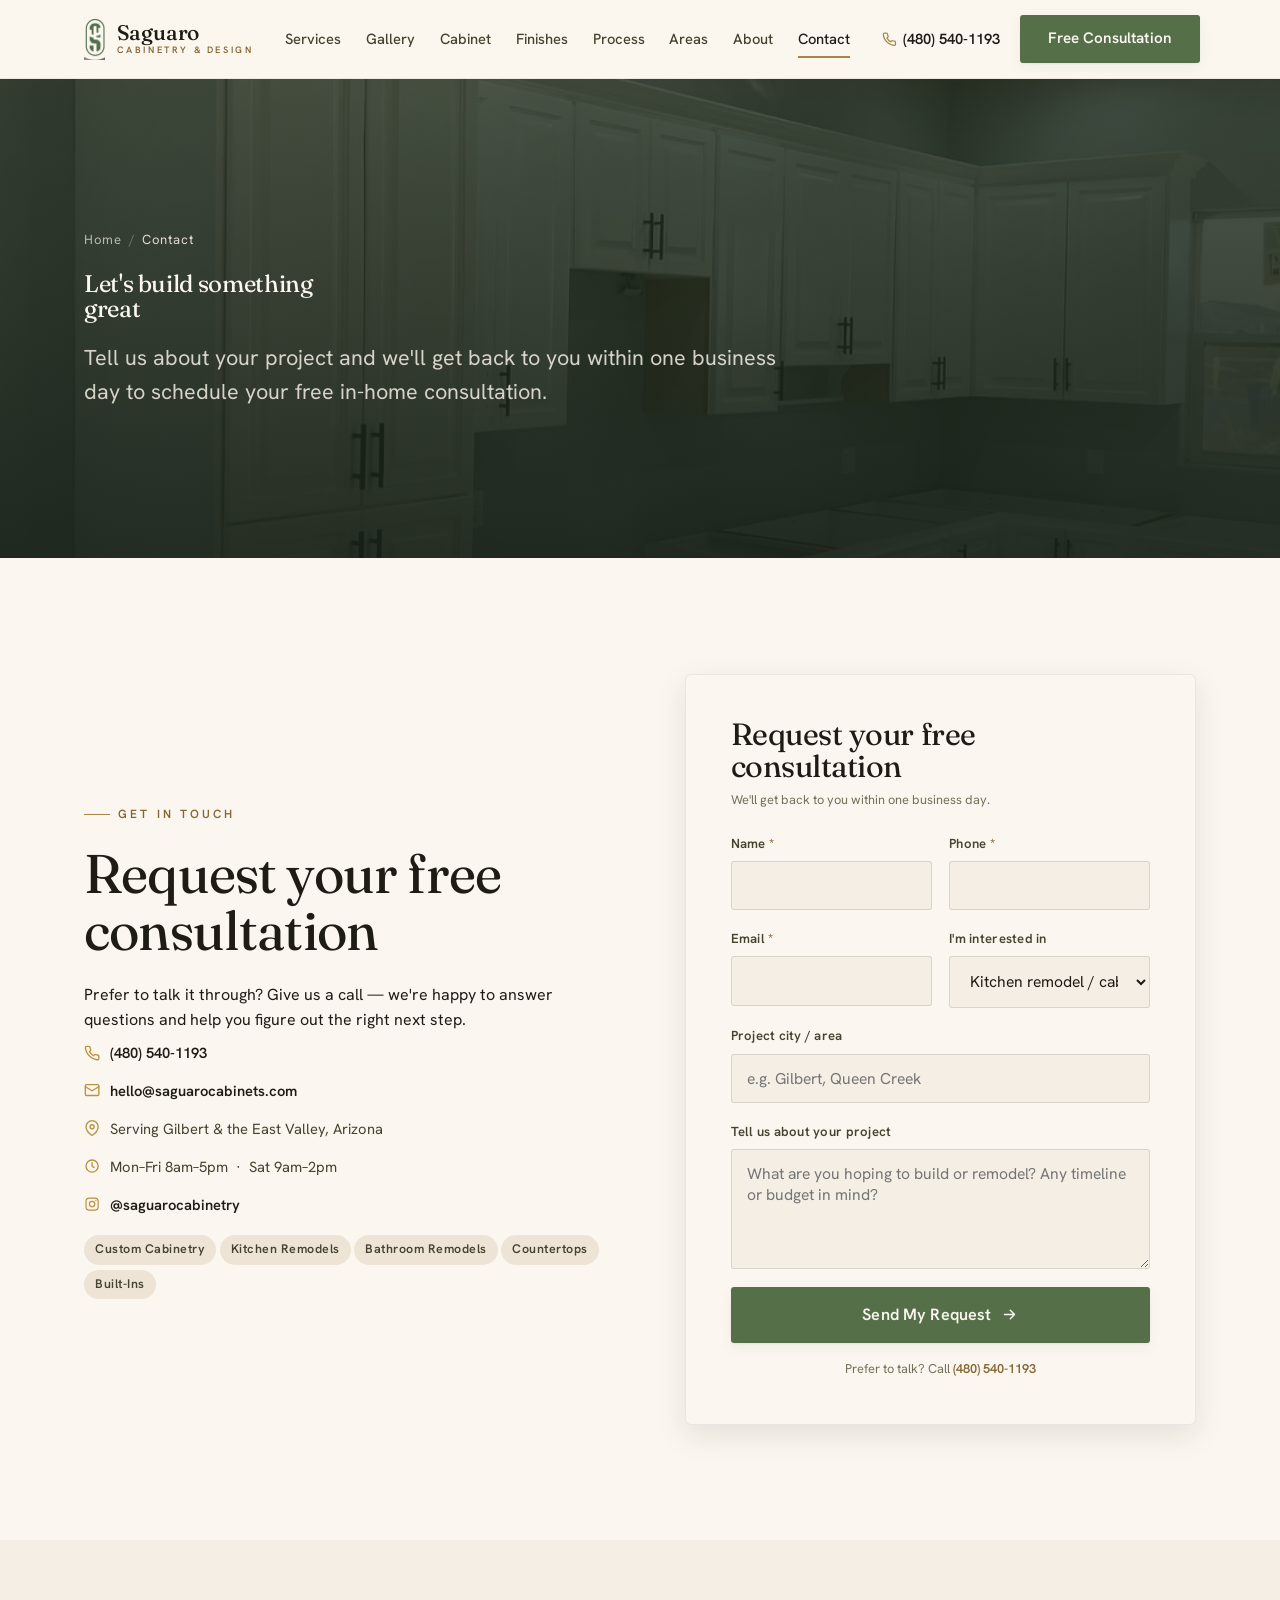
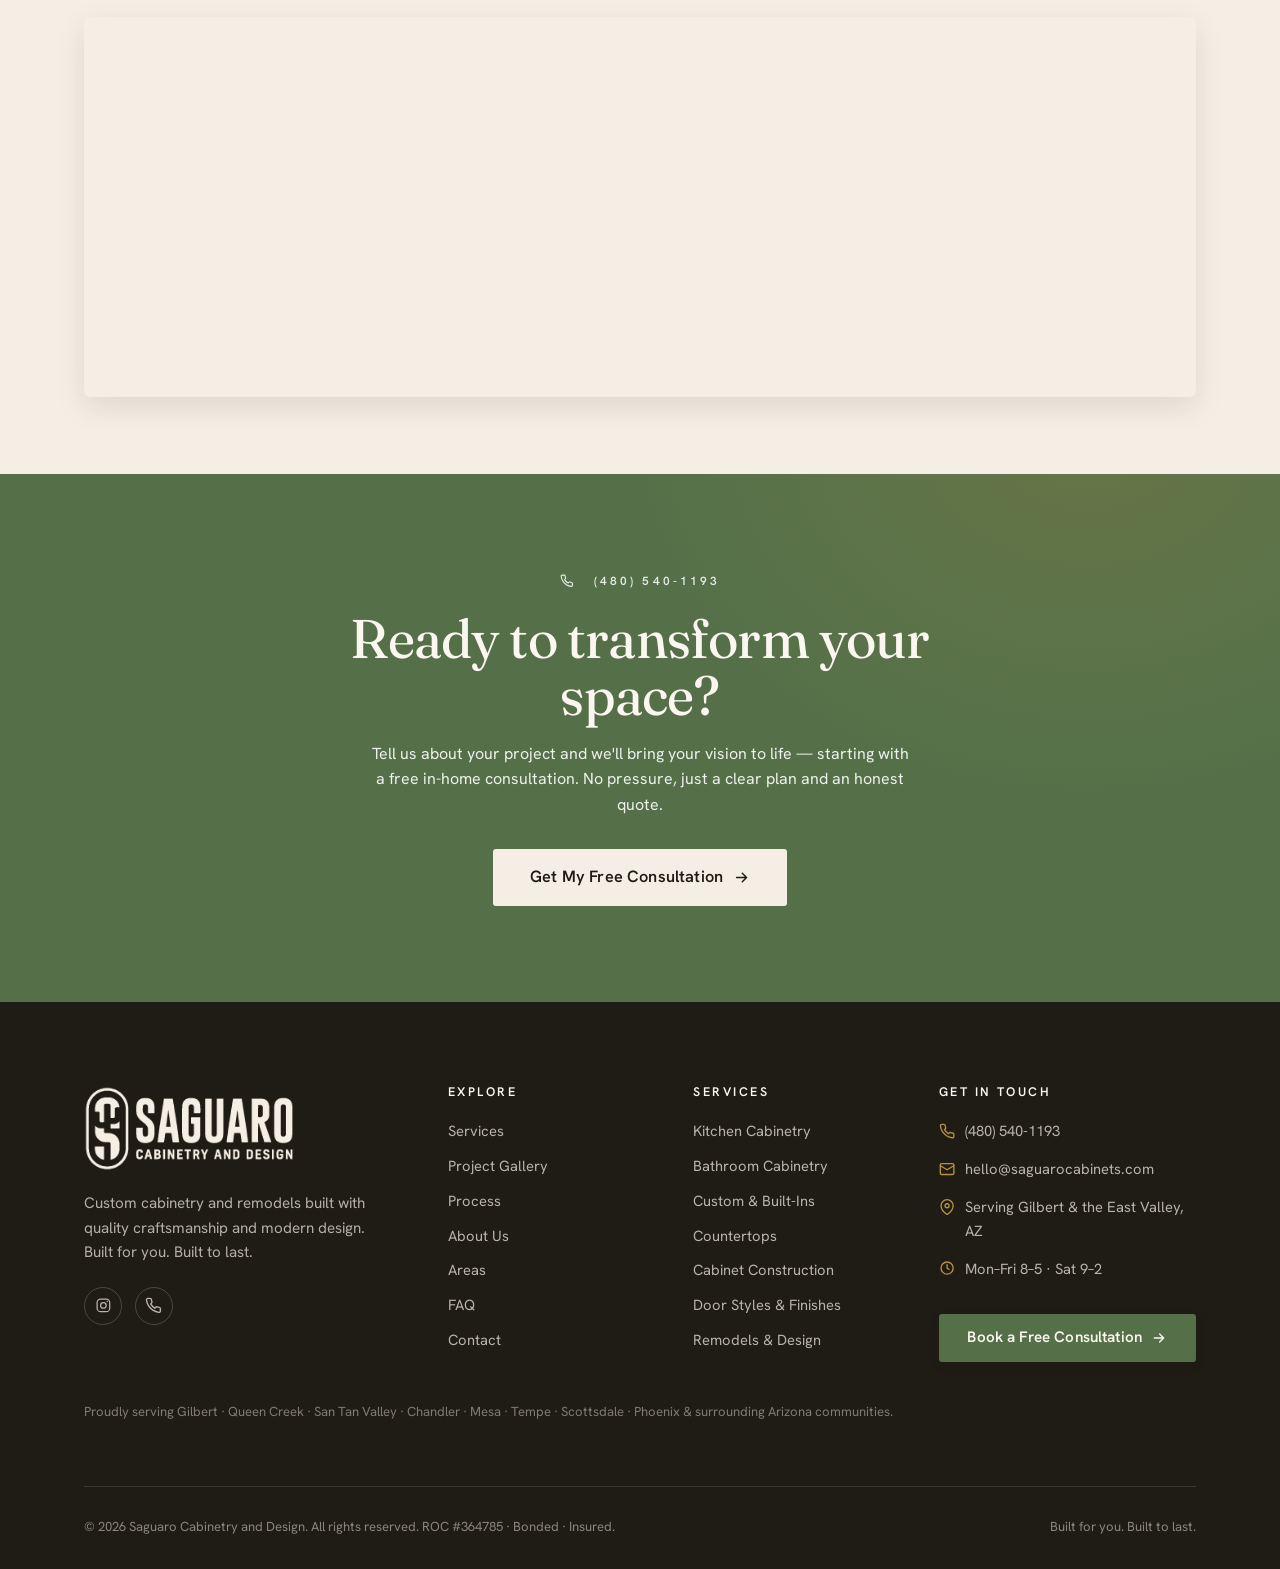
<file: contact.html>
<!DOCTYPE html>
<html lang="en">
<head>
<meta charset="utf-8">
<title>Contact | Free Consultation — Saguaro Cabinetry & Design, Gilbert AZ</title>
<meta name="viewport" content="width=device-width, initial-scale=1">
<meta name="description" content="Get a free in-home consultation for custom cabinetry, kitchen or bath remodels and countertops. Call (480) 540-1193 or request a quote online. Serving the East Valley, AZ.">
<link rel="canonical" href="https://saguarocabinets.com/contact.html">
<meta name="robots" content="index,follow,max-image-preview:large">
<meta name="theme-color" content="#557049">
<meta name="author" content="Saguaro Cabinetry and Design">
<meta name="geo.region" content="US-AZ"><meta name="geo.placename" content="Gilbert, Arizona">
<meta property="og:type" content="website">
<meta property="og:site_name" content="Saguaro Cabinetry and Design">
<meta property="og:title" content="Contact | Free Consultation — Saguaro Cabinetry & Design, Gilbert AZ">
<meta property="og:description" content="Get a free in-home consultation for custom cabinetry, kitchen or bath remodels and countertops. Call (480) 540-1193 or request a quote online. Serving the East Valley, AZ.">
<meta property="og:url" content="https://saguarocabinets.com/contact.html">
<meta property="og:image" content="https://saguarocabinets.com/assets/img/project-queencreek-kitchen.jpg">
<meta property="og:locale" content="en_US">
<meta name="twitter:card" content="summary_large_image">
<meta name="twitter:title" content="Contact | Free Consultation — Saguaro Cabinetry & Design, Gilbert AZ">
<meta name="twitter:description" content="Get a free in-home consultation for custom cabinetry, kitchen or bath remodels and countertops. Call (480) 540-1193 or request a quote online. Serving the East Valley, AZ.">
<meta name="twitter:image" content="https://saguarocabinets.com/assets/img/project-queencreek-kitchen.jpg">
<link rel="icon" type="image/png" href="assets/img/favicon.png">
<link rel="apple-touch-icon" href="assets/img/favicon.png">
<link rel="preconnect" href="https://fonts.googleapis.com">
<link rel="preconnect" href="https://fonts.gstatic.com" crossorigin>
<link href="https://fonts.googleapis.com/css2?family=Fraunces:opsz,wght@9..144,330;9..144,400;9..144,470;9..144,560&family=Hanken+Grotesk:wght@400;500;600;700&display=swap" rel="stylesheet">
<link rel="stylesheet" href="assets/css/style.css">
<script type="application/ld+json">{"@context":"https://schema.org","@type":"HomeAndConstructionBusiness","@id":"https://saguarocabinets.com/#business","name":"Saguaro Cabinetry and Design","alternateName":"Saguaro Cabinetry","image":"https://saguarocabinets.com/assets/img/project-queencreek-kitchen.jpg","logo":"https://saguarocabinets.com/assets/img/logo-mark.png","url":"https://saguarocabinets.com/","telephone":"(480) 540-1193","email":"hello@saguarocabinets.com","priceRange":"$$-$$$","address":{"@type":"PostalAddress","addressLocality":"Gilbert","addressRegion":"AZ","addressCountry":"US"},"areaServed":[{"@type":"City","name":"Gilbert"},{"@type":"City","name":"Queen Creek"},{"@type":"City","name":"San Tan Valley"},{"@type":"City","name":"Chandler"},{"@type":"City","name":"Mesa"},{"@type":"City","name":"Tempe"},{"@type":"City","name":"Scottsdale"},{"@type":"City","name":"Phoenix"}],"sameAs":["https://www.instagram.com/saguarocabinetry"],"description":"Custom cabinetry, kitchen and bathroom remodels, and countertop installation serving the East Valley and greater Phoenix, Arizona. Built for you. Built to last.","openingHoursSpecification":[{"@type":"OpeningHoursSpecification","dayOfWeek":["Monday","Tuesday","Wednesday","Thursday","Friday"],"opens":"08:00","closes":"17:00"},{"@type":"OpeningHoursSpecification","dayOfWeek":["Saturday"],"opens":"09:00","closes":"14:00"}],"aggregateRating":{"@type":"AggregateRating","ratingValue":"5.0","reviewCount":"27"},"makesOffer":[{"@type":"Offer","itemOffered":{"@type":"Service","name":"Custom Cabinetry"}},{"@type":"Offer","itemOffered":{"@type":"Service","name":"Kitchen Remodeling"}},{"@type":"Offer","itemOffered":{"@type":"Service","name":"Bathroom Remodeling"}},{"@type":"Offer","itemOffered":{"@type":"Service","name":"Cabinet Installation"}},{"@type":"Offer","itemOffered":{"@type":"Service","name":"Countertop Installation"}}]}</script>
<script type="application/ld+json">{"@context":"https://schema.org","@type":"BreadcrumbList","itemListElement":[{"@type":"ListItem","position":1,"name":"Home","item":"https://saguarocabinets.com/index.html"},{"@type":"ListItem","position":2,"name":"Contact","item":"https://saguarocabinets.com/contact.html"}]}</script>
</head>
<body>
<header class="site-header">
  <nav class="nav wrap" aria-label="Primary">
    <a class="brand" href="index.html" aria-label="Saguaro Cabinetry and Design — home">
      <img class="brand__mark" src="assets/img/logo-mark.png" alt="" width="22" height="42" loading="eager">
      <span class="brand__name">Saguaro<small>Cabinetry &amp; Design</small></span>
    </a>
    <div class="nav__links" id="menu"><a href="services.html">Services</a><a href="gallery.html">Gallery</a><a href="cabinet.html">Cabinet</a><a href="finishes.html">Finishes</a><a href="process.html">Process</a><a href="areas.html">Areas</a><a href="about.html">About</a><a href="contact.html" class="active">Contact</a></div>
    <div class="nav__cta">
      <a class="nav__phone" href="tel:+14805401193"><svg viewBox="0 0 24 24" fill="none" stroke="currentColor" stroke-width="2" stroke-linecap="round" stroke-linejoin="round"><path d="M22 16.92v3a2 2 0 0 1-2.18 2 19.8 19.8 0 0 1-8.63-3.07 19.5 19.5 0 0 1-6-6A19.8 19.8 0 0 1 2.12 4.18 2 2 0 0 1 4.11 2h3a2 2 0 0 1 2 1.72c.13.96.36 1.9.7 2.81a2 2 0 0 1-.45 2.11L8.09 9.91a16 16 0 0 0 6 6l1.27-1.27a2 2 0 0 1 2.11-.45c.91.34 1.85.57 2.81.7A2 2 0 0 1 22 16.92z"/></svg>(480) 540-1193</a>
      <a class="btn btn--primary" href="contact.html">Free Consultation</a>
      <button class="nav__toggle" aria-label="Toggle menu" aria-controls="menu" aria-expanded="false"><span></span><span></span><span></span></button>
    </div>
  </nav>
</header>
<section class="banner">
  <div class="banner__media"><img src="assets/img/project-queencreek-kitchen.jpg" alt="" loading="eager"></div>
  <div class="wrap banner__inner">
    <nav class="crumbs" aria-label="Breadcrumb"><a href="index.html">Home</a> <span>/</span> <span style="opacity:.9;color:var(--bone)">Contact</span></nav>
    <h1 class="reveal in">Let's build something great</h1>
    <p class="lead reveal in measure" data-d="1" style="margin-top:1.2rem">Tell us about your project and we'll get back to you within one business day to schedule your free in-home consultation.</p>
  </div>
</section>
<section class="section"><div class="wrap split">
  <div class="stack reveal">
    <span class="eyebrow">Get in touch</span>
    <h2>Request your free consultation</h2>
    <p>Prefer to talk it through? Give us a call — we're happy to answer questions and help you figure out the right next step.</p>
    <ul class="footer-contact" style="margin-top:.5rem">
      <li style="color:var(--ink-soft)"><svg viewBox="0 0 24 24" fill="none" stroke="currentColor" stroke-width="2" stroke-linecap="round" stroke-linejoin="round"><path d="M22 16.92v3a2 2 0 0 1-2.18 2 19.8 19.8 0 0 1-8.63-3.07 19.5 19.5 0 0 1-6-6A19.8 19.8 0 0 1 2.12 4.18 2 2 0 0 1 4.11 2h3a2 2 0 0 1 2 1.72c.13.96.36 1.9.7 2.81a2 2 0 0 1-.45 2.11L8.09 9.91a16 16 0 0 0 6 6l1.27-1.27a2 2 0 0 1 2.11-.45c.91.34 1.85.57 2.81.7A2 2 0 0 1 22 16.92z"/></svg><a href="tel:+14805401193" style="font-weight:600;color:var(--ink)">(480) 540-1193</a></li>
      <li style="color:var(--ink-soft)"><svg viewBox="0 0 24 24" fill="none" stroke="currentColor" stroke-width="2" stroke-linecap="round" stroke-linejoin="round"><rect x="2" y="4" width="20" height="16" rx="2"/><path d="m22 7-10 6L2 7"/></svg><a href="mailto:hello@saguarocabinets.com" style="font-weight:600;color:var(--ink)">hello@saguarocabinets.com</a></li>
      <li style="color:var(--ink-soft)"><svg viewBox="0 0 24 24" fill="none" stroke="currentColor" stroke-width="2" stroke-linecap="round" stroke-linejoin="round"><path d="M21 10c0 7-9 13-9 13s-9-6-9-13a9 9 0 0 1 18 0z"/><circle cx="12" cy="10" r="3"/></svg><span>Serving Gilbert &amp; the East Valley, Arizona</span></li>
      <li style="color:var(--ink-soft)"><svg viewBox="0 0 24 24" fill="none" stroke="currentColor" stroke-width="2" stroke-linecap="round" stroke-linejoin="round"><circle cx="12" cy="12" r="9"/><path d="M12 7v5l3 2"/></svg><span>Mon–Fri 8am–5pm &nbsp;·&nbsp; Sat 9am–2pm</span></li>
      <li style="color:var(--ink-soft)"><svg viewBox="0 0 24 24" fill="none" stroke="currentColor" stroke-width="1.8"><rect x="3" y="3" width="18" height="18" rx="5"/><circle cx="12" cy="12" r="4"/><circle cx="17.5" cy="6.5" r="1" fill="currentColor" stroke="none"/></svg><a href="https://www.instagram.com/saguarocabinetry" target="_blank" rel="noopener" style="font-weight:600;color:var(--ink)">@saguarocabinetry</a></li>
    </ul>
    <div style="margin-top:1rem"><span class="pill">Custom Cabinetry</span><span class="pill">Kitchen Remodels</span><span class="pill">Bathroom Remodels</span><span class="pill">Countertops</span><span class="pill">Built-Ins</span></div>
  </div>
  <div class="reveal" data-d="1"><div>
  <form class="lead-form" data-lead name="contact" method="POST" data-netlify="true" netlify-honeypot="company_website" novalidate><input type="hidden" name="form-name" value="contact">
    <h3 style="margin-bottom:.4rem">Request your free consultation</h3><p class="form-note" style="margin-bottom:1.4rem">We'll get back to you within one business day.</p>
    <div class="honey" aria-hidden="true"><label>Leave this empty<input type="text" name="company_website" tabindex="-1" autocomplete="off"></label></div>
    <div class="form-row">
      <div class="field"><label for="name">Name <span class="req">*</span></label><input type="text" id="name" name="name" required autocomplete="name"><span class="err">Please enter your name.</span></div>
      <div class="field"><label for="phone">Phone <span class="req">*</span></label><input type="tel" id="phone" name="phone" required autocomplete="tel"><span class="err">Please enter a valid phone number.</span></div>
    </div>
    <div class="form-row">
      <div class="field"><label for="email">Email <span class="req">*</span></label><input type="email" id="email" name="email" required autocomplete="email"><span class="err">Please enter a valid email.</span></div>
      <div class="field"><label for="service">I'm interested in</label><select id="service" name="service"><option value="Kitchen remodel / cabinets">Kitchen remodel / cabinets</option><option value="Bathroom remodel / vanity">Bathroom remodel / vanity</option><option value="Custom cabinetry & built-ins">Custom cabinetry & built-ins</option><option value="Countertops">Countertops</option><option value="Whole-home / new build">Whole-home / new build</option><option value="Not sure yet — let's talk">Not sure yet — let's talk</option></select></div>
    </div>
        <div class="field">
          <label for="address">Project city / area</label>
          <input type="text" id="address" name="city" placeholder="e.g. Gilbert, Queen Creek">
        </div>
      <div class="field">
        <label for="message">Tell us about your project</label>
        <textarea id="message" name="message" placeholder="What are you hoping to build or remodel? Any timeline or budget in mind?"></textarea>
      </div>
    <button class="btn btn--primary btn--lg" type="submit" style="width:100%;justify-content:center">Send My Request <svg viewBox="0 0 24 24" fill="none" stroke="currentColor" stroke-width="2" stroke-linecap="round" stroke-linejoin="round"><path d="M5 12h14M13 6l6 6-6 6"/></svg></button>
    <p class="form-note center" style="margin-top:1rem">Prefer to talk? Call <a href="tel:+14805401193" style="color:var(--clay-deep);font-weight:600">(480) 540-1193</a></p>
  </form>
  <div class="form-success">
    <div class="ic"><svg viewBox="0 0 24 24" fill="none" stroke="currentColor" stroke-width="2.4" stroke-linecap="round" stroke-linejoin="round"><path d="M20 6 9 17l-5-5"/></svg></div>
    <h3>Thank you — we've got it!</h3>
    <p class="measure-sm" style="margin:.6rem auto 0;color:var(--ink-soft)">Your request is on its way. A member of the Saguaro Cabinetry team will reach out within one business day to schedule your free consultation.</p>
  </div>
</div></div>
</div></section>
<section class="section--tight bg-bone"><div class="wrap">
  <div style="border-radius:var(--radius-lg);overflow:hidden;box-shadow:var(--shadow-md);line-height:0">
    <iframe title="Saguaro Cabinetry and Design service area" src="https://www.google.com/maps?q=Gilbert,+Arizona&output=embed" width="100%" height="380" style="border:0" loading="lazy" referrerpolicy="no-referrer-when-downgrade"></iframe>
  </div>
</div></section>
<section class="cta-band">
  <div class="wrap cta-band__inner">
    <span class="eyebrow center" style="color:rgba(255,255,255,.85);justify-content:center"><svg viewBox="0 0 24 24" fill="none" stroke="currentColor" stroke-width="2" stroke-linecap="round" stroke-linejoin="round"><path d="M22 16.92v3a2 2 0 0 1-2.18 2 19.8 19.8 0 0 1-8.63-3.07 19.5 19.5 0 0 1-6-6A19.8 19.8 0 0 1 2.12 4.18 2 2 0 0 1 4.11 2h3a2 2 0 0 1 2 1.72c.13.96.36 1.9.7 2.81a2 2 0 0 1-.45 2.11L8.09 9.91a16 16 0 0 0 6 6l1.27-1.27a2 2 0 0 1 2.11-.45c.91.34 1.85.57 2.81.7A2 2 0 0 1 22 16.92z"/></svg>&nbsp; (480) 540-1193</span>
    <h2 class="reveal" style="margin-top:1rem">Ready to transform your space?</h2>
    <p class="reveal measure" data-d="1">Tell us about your project and we'll bring your vision to life — starting with a free in-home consultation. No pressure, just a clear plan and an honest quote.</p>
    <a class="btn btn--light btn--lg reveal" data-d="2" href="contact.html">Get My Free Consultation <svg viewBox="0 0 24 24" fill="none" stroke="currentColor" stroke-width="2" stroke-linecap="round" stroke-linejoin="round"><path d="M5 12h14M13 6l6 6-6 6"/></svg></a>
  </div>
</section>
<footer class="site-footer">
  <div class="wrap">
    <div class="footer-grid">
      <div class="footer-brand">
        <img src="assets/img/logo-full-cream.png" alt="Saguaro Cabinetry and Design" width="210" style="height:auto;margin-bottom:1.3rem">
        <p style="max-width:34ch;font-size:.95rem;color:rgba(244,238,228,.7)">Custom cabinetry and remodels built with quality craftsmanship and modern design. Built for you. Built to last.</p>
        <div class="social">
          <a href="https://www.instagram.com/saguarocabinetry" aria-label="Instagram" target="_blank" rel="noopener"><svg viewBox="0 0 24 24" fill="none" stroke="currentColor" stroke-width="1.8"><rect x="3" y="3" width="18" height="18" rx="5"/><circle cx="12" cy="12" r="4"/><circle cx="17.5" cy="6.5" r="1" fill="currentColor" stroke="none"/></svg></a>
          <a href="tel:+14805401193" aria-label="Call us"><svg viewBox="0 0 24 24" fill="none" stroke="currentColor" stroke-width="2" stroke-linecap="round" stroke-linejoin="round"><path d="M22 16.92v3a2 2 0 0 1-2.18 2 19.8 19.8 0 0 1-8.63-3.07 19.5 19.5 0 0 1-6-6A19.8 19.8 0 0 1 2.12 4.18 2 2 0 0 1 4.11 2h3a2 2 0 0 1 2 1.72c.13.96.36 1.9.7 2.81a2 2 0 0 1-.45 2.11L8.09 9.91a16 16 0 0 0 6 6l1.27-1.27a2 2 0 0 1 2.11-.45c.91.34 1.85.57 2.81.7A2 2 0 0 1 22 16.92z"/></svg></a>
        </div>
      </div>
      <div><h4>Explore</h4><ul class="footer-links"><li><a href="services.html">Services</a></li><li><a href="gallery.html">Project Gallery</a></li><li><a href="process.html">Process</a></li><li><a href="about.html">About Us</a></li><li><a href="areas.html">Areas</a></li><li><a href="faq.html">FAQ</a></li><li><a href="contact.html">Contact</a></li></ul></div>
      <div><h4>Services</h4><ul class="footer-links"><li><a href="kitchens.html">Kitchen Cabinetry</a></li><li><a href="bathrooms.html">Bathroom Cabinetry</a></li><li><a href="custom-cabinetry.html">Custom &amp; Built-Ins</a></li><li><a href="countertops.html">Countertops</a></li><li><a href="cabinet.html">Cabinet Construction</a></li><li><a href="finishes.html">Door Styles &amp; Finishes</a></li><li><a href="services.html">Remodels &amp; Design</a></li></ul></div>
      <div>
        <h4>Get in touch</h4>
        <ul class="footer-contact">
          <li><svg viewBox="0 0 24 24" fill="none" stroke="currentColor" stroke-width="2" stroke-linecap="round" stroke-linejoin="round"><path d="M22 16.92v3a2 2 0 0 1-2.18 2 19.8 19.8 0 0 1-8.63-3.07 19.5 19.5 0 0 1-6-6A19.8 19.8 0 0 1 2.12 4.18 2 2 0 0 1 4.11 2h3a2 2 0 0 1 2 1.72c.13.96.36 1.9.7 2.81a2 2 0 0 1-.45 2.11L8.09 9.91a16 16 0 0 0 6 6l1.27-1.27a2 2 0 0 1 2.11-.45c.91.34 1.85.57 2.81.7A2 2 0 0 1 22 16.92z"/></svg><a href="tel:+14805401193">(480) 540-1193</a></li>
          <li><svg viewBox="0 0 24 24" fill="none" stroke="currentColor" stroke-width="2" stroke-linecap="round" stroke-linejoin="round"><rect x="2" y="4" width="20" height="16" rx="2"/><path d="m22 7-10 6L2 7"/></svg><a href="mailto:hello@saguarocabinets.com">hello@saguarocabinets.com</a></li>
          <li><svg viewBox="0 0 24 24" fill="none" stroke="currentColor" stroke-width="2" stroke-linecap="round" stroke-linejoin="round"><path d="M21 10c0 7-9 13-9 13s-9-6-9-13a9 9 0 0 1 18 0z"/><circle cx="12" cy="10" r="3"/></svg><span>Serving Gilbert &amp; the East Valley, AZ</span></li>
          <li><svg viewBox="0 0 24 24" fill="none" stroke="currentColor" stroke-width="2" stroke-linecap="round" stroke-linejoin="round"><circle cx="12" cy="12" r="9"/><path d="M12 7v5l3 2"/></svg><span>Mon–Fri 8–5 · Sat 9–2</span></li>
        </ul>
        <a class="btn btn--primary" href="contact.html" style="margin-top:1.2rem">Book a Free Consultation <svg viewBox="0 0 24 24" fill="none" stroke="currentColor" stroke-width="2" stroke-linecap="round" stroke-linejoin="round"><path d="M5 12h14M13 6l6 6-6 6"/></svg></a>
      </div>
    </div>
    <p style="margin-top:2.4rem;font-size:.82rem;color:rgba(244,238,228,.45);max-width:none">Proudly serving Gilbert · Queen Creek · San Tan Valley · Chandler · Mesa · Tempe · Scottsdale · Phoenix &amp; surrounding Arizona communities.</p>
    <div class="footer-bottom">
      <span>&copy; <span id="yr">2025</span> Saguaro Cabinetry and Design. All rights reserved. ROC #364785 · Bonded · Insured.</span>
      <span>Built for you. Built to last.</span>
    </div>
  </div>
</footer>
<script src="assets/js/main.js" defer></script>
</body></html>
</file>
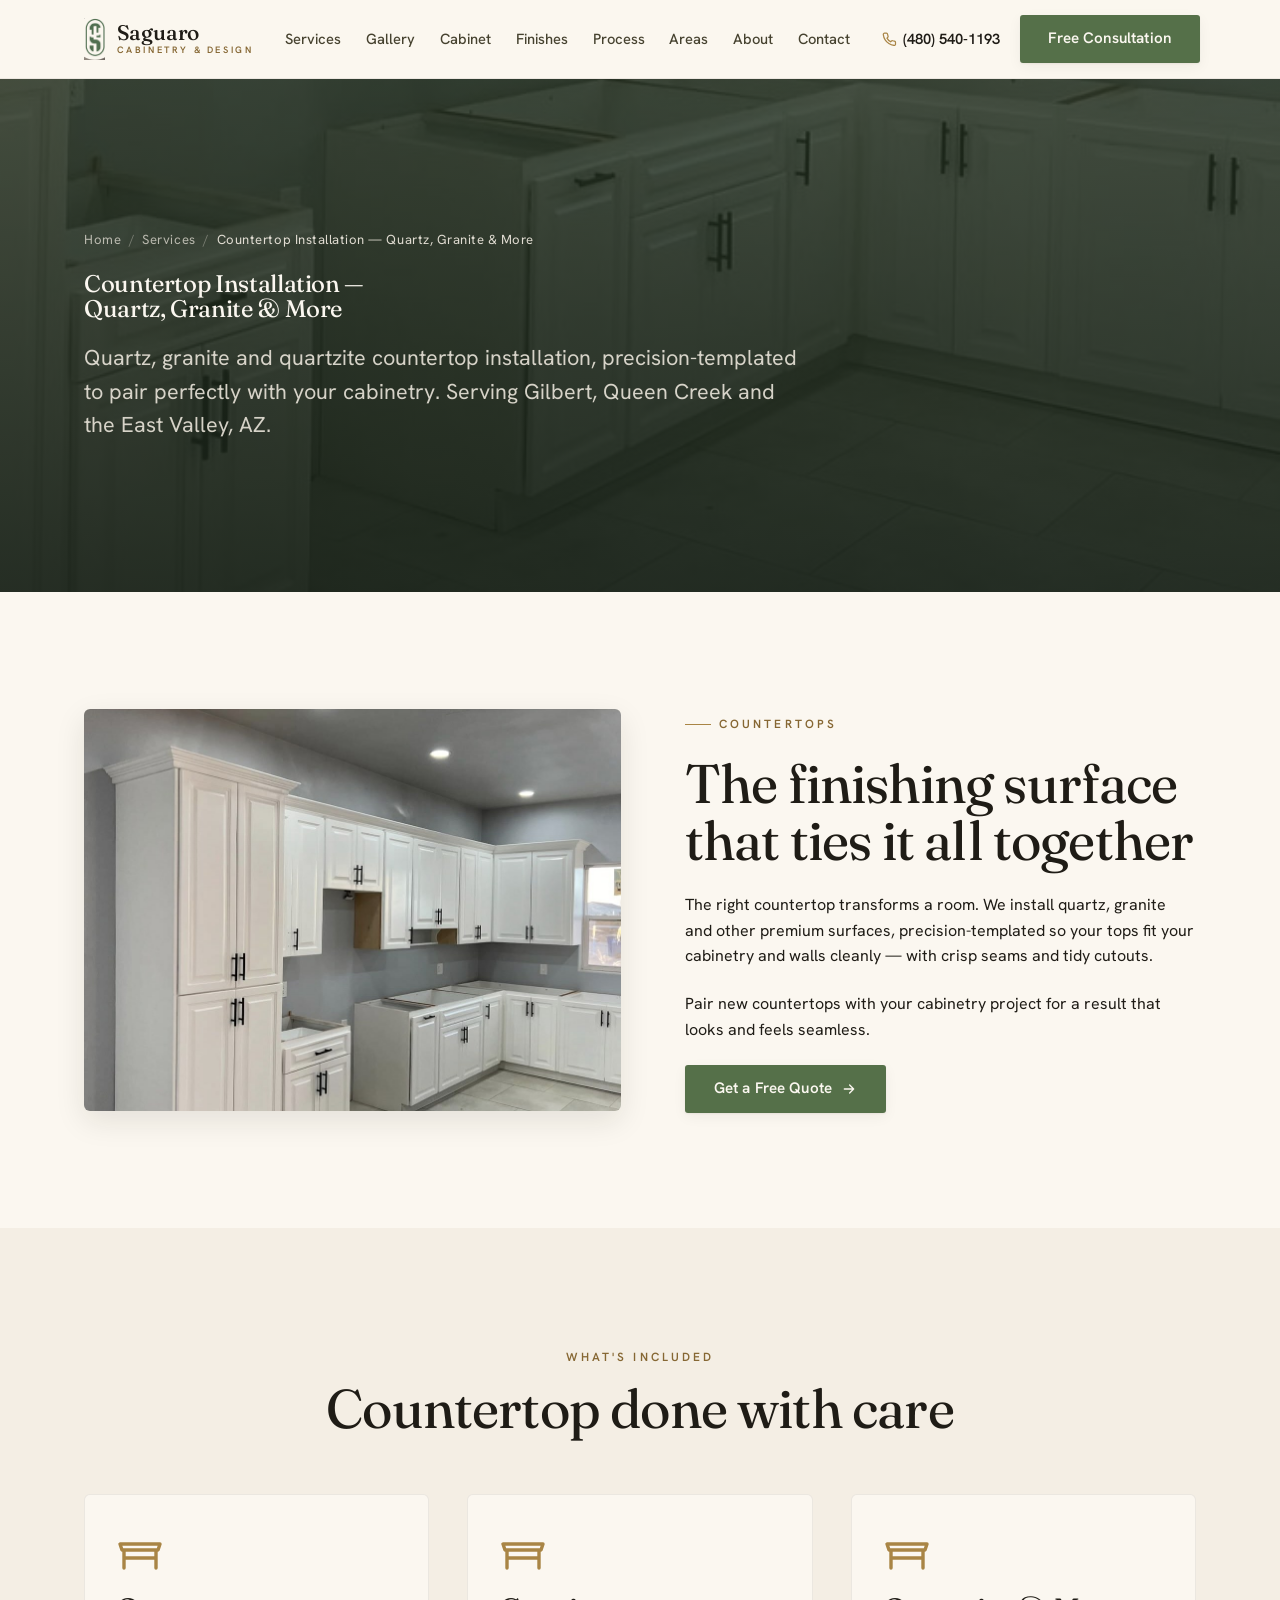
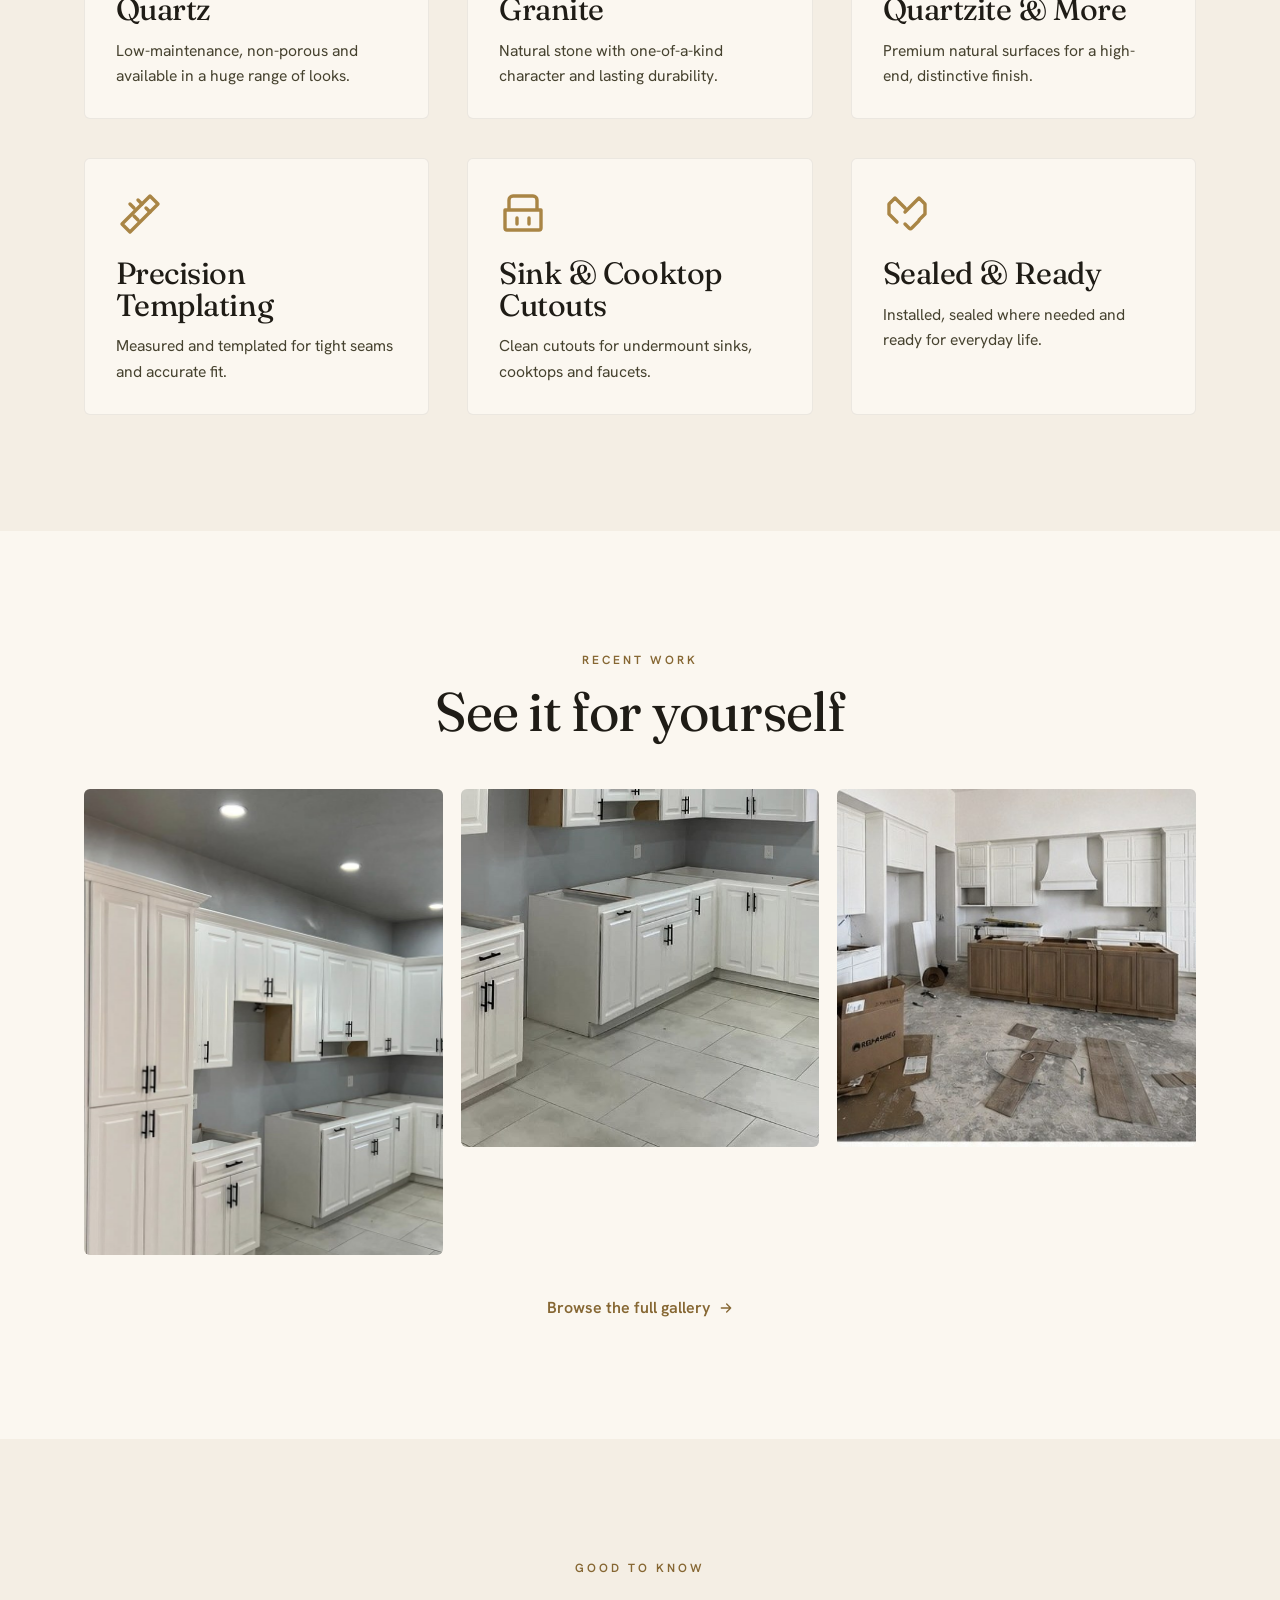
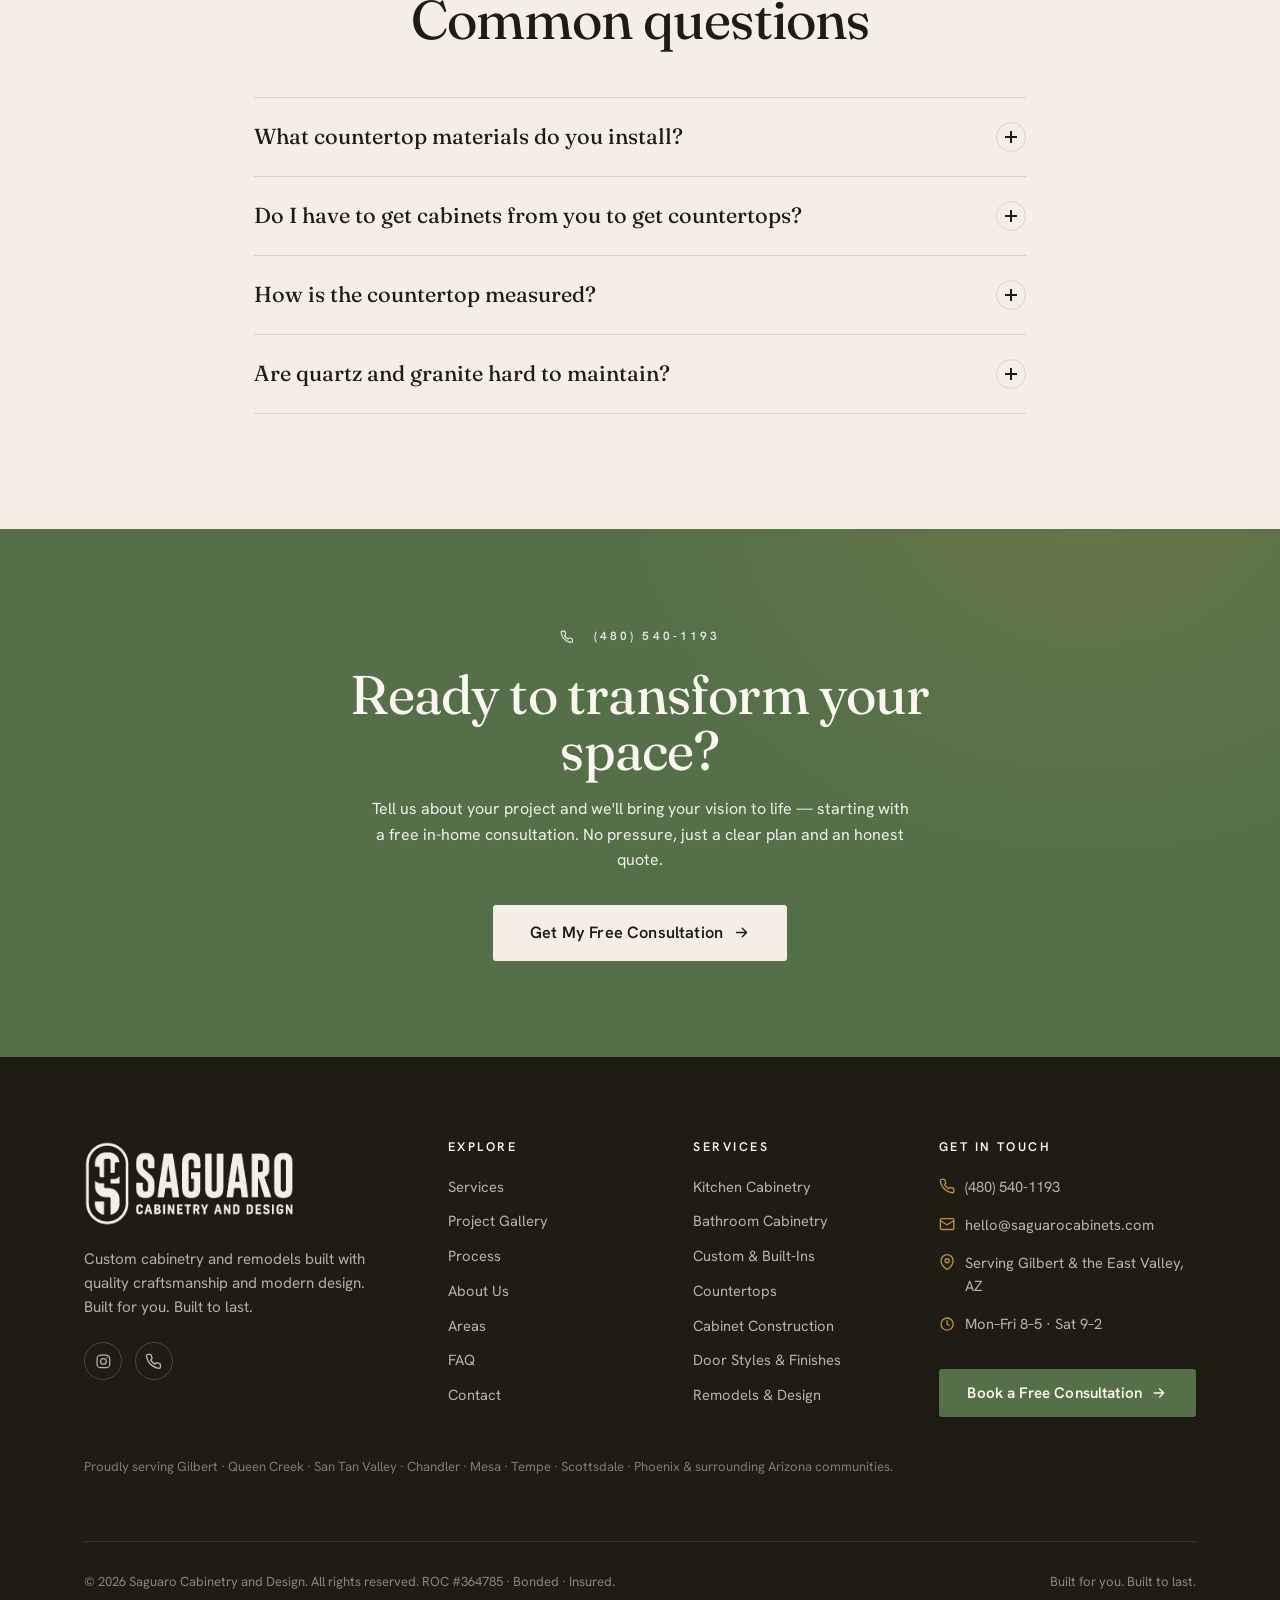
<file: countertops.html>
<!DOCTYPE html>
<html lang="en">
<head>
<meta charset="utf-8">
<title>Countertop Installation — Quartz, Granite &amp; More | Saguaro Cabinetry & Design — East Valley, AZ</title>
<meta name="viewport" content="width=device-width, initial-scale=1">
<meta name="description" content="Quartz, granite and quartzite countertop installation, precision-templated to pair perfectly with your cabinetry. Serving Gilbert, Queen Creek and the East">
<link rel="canonical" href="https://saguarocabinets.com/countertops.html">
<meta name="robots" content="index,follow,max-image-preview:large">
<meta name="theme-color" content="#557049">
<meta name="author" content="Saguaro Cabinetry and Design">
<meta name="geo.region" content="US-AZ"><meta name="geo.placename" content="Gilbert, Arizona">
<meta property="og:type" content="website">
<meta property="og:site_name" content="Saguaro Cabinetry and Design">
<meta property="og:title" content="Countertop Installation — Quartz, Granite &amp; More | Saguaro Cabinetry & Design — East Valley, AZ">
<meta property="og:description" content="Quartz, granite and quartzite countertop installation, precision-templated to pair perfectly with your cabinetry. Serving Gilbert, Queen Creek and the East">
<meta property="og:url" content="https://saguarocabinets.com/countertops.html">
<meta property="og:image" content="https://saguarocabinets.com/assets/img/project-queencreek-base.jpg">
<meta property="og:locale" content="en_US">
<meta name="twitter:card" content="summary_large_image">
<meta name="twitter:title" content="Countertop Installation — Quartz, Granite &amp; More | Saguaro Cabinetry & Design — East Valley, AZ">
<meta name="twitter:description" content="Quartz, granite and quartzite countertop installation, precision-templated to pair perfectly with your cabinetry. Serving Gilbert, Queen Creek and the East">
<meta name="twitter:image" content="https://saguarocabinets.com/assets/img/project-queencreek-base.jpg">
<link rel="icon" type="image/png" href="assets/img/favicon.png">
<link rel="apple-touch-icon" href="assets/img/favicon.png">
<link rel="preconnect" href="https://fonts.googleapis.com">
<link rel="preconnect" href="https://fonts.gstatic.com" crossorigin>
<link href="https://fonts.googleapis.com/css2?family=Fraunces:opsz,wght@9..144,330;9..144,400;9..144,470;9..144,560&family=Hanken+Grotesk:wght@400;500;600;700&display=swap" rel="stylesheet">
<link rel="stylesheet" href="assets/css/style.css">
<script type="application/ld+json">{"@context":"https://schema.org","@type":"HomeAndConstructionBusiness","@id":"https://saguarocabinets.com/#business","name":"Saguaro Cabinetry and Design","alternateName":"Saguaro Cabinetry","image":"https://saguarocabinets.com/assets/img/project-queencreek-kitchen.jpg","logo":"https://saguarocabinets.com/assets/img/logo-mark.png","url":"https://saguarocabinets.com/","telephone":"(480) 540-1193","email":"hello@saguarocabinets.com","priceRange":"$$-$$$","address":{"@type":"PostalAddress","addressLocality":"Gilbert","addressRegion":"AZ","addressCountry":"US"},"areaServed":[{"@type":"City","name":"Gilbert"},{"@type":"City","name":"Queen Creek"},{"@type":"City","name":"San Tan Valley"},{"@type":"City","name":"Chandler"},{"@type":"City","name":"Mesa"},{"@type":"City","name":"Tempe"},{"@type":"City","name":"Scottsdale"},{"@type":"City","name":"Phoenix"}],"sameAs":["https://www.instagram.com/saguarocabinetry"],"description":"Custom cabinetry, kitchen and bathroom remodels, and countertop installation serving the East Valley and greater Phoenix, Arizona. Built for you. Built to last.","openingHoursSpecification":[{"@type":"OpeningHoursSpecification","dayOfWeek":["Monday","Tuesday","Wednesday","Thursday","Friday"],"opens":"08:00","closes":"17:00"},{"@type":"OpeningHoursSpecification","dayOfWeek":["Saturday"],"opens":"09:00","closes":"14:00"}],"aggregateRating":{"@type":"AggregateRating","ratingValue":"5.0","reviewCount":"27"},"makesOffer":[{"@type":"Offer","itemOffered":{"@type":"Service","name":"Custom Cabinetry"}},{"@type":"Offer","itemOffered":{"@type":"Service","name":"Kitchen Remodeling"}},{"@type":"Offer","itemOffered":{"@type":"Service","name":"Bathroom Remodeling"}},{"@type":"Offer","itemOffered":{"@type":"Service","name":"Cabinet Installation"}},{"@type":"Offer","itemOffered":{"@type":"Service","name":"Countertop Installation"}}]}</script>
<script type="application/ld+json">{"@context":"https://schema.org","@type":"BreadcrumbList","itemListElement":[{"@type":"ListItem","position":1,"name":"Home","item":"https://saguarocabinets.com/index.html"},{"@type":"ListItem","position":2,"name":"Services","item":"https://saguarocabinets.com/services.html"},{"@type":"ListItem","position":3,"name":"Countertop Installation \u2014 Quartz, Granite &amp; More","item":"https://saguarocabinets.com/countertops.html"}]}</script>
<script type="application/ld+json">{"@context":"https://schema.org","@type":"Service","name":"Countertop Installation","serviceType":"Countertop Installation","provider":{"@id":"https://saguarocabinets.com/#business"},"areaServed":[{"@type":"City","name":"Gilbert"},{"@type":"City","name":"Queen Creek"},{"@type":"City","name":"San Tan Valley"},{"@type":"City","name":"Chandler"},{"@type":"City","name":"Mesa"},{"@type":"City","name":"Tempe"},{"@type":"City","name":"Scottsdale"},{"@type":"City","name":"Phoenix"}],"description":"Quartz, granite and quartzite countertop installation and templating in Gilbert, Queen Creek and the greater Phoenix East Valley."}</script>
<script type="application/ld+json">{"@context":"https://schema.org","@type":"FAQPage","mainEntity":[{"@type":"Question","name":"What countertop materials do you install?","acceptedAnswer":{"@type":"Answer","text":"We install quartz, granite, quartzite and other premium surfaces. We'll help you weigh look, maintenance and budget to choose the right one."}},{"@type":"Question","name":"Do I have to get cabinets from you to get countertops?","acceptedAnswer":{"@type":"Answer","text":"Not at all \u2014 though many clients do both together so everything is templated and installed to fit. We're happy to install countertops as a standalone project."}},{"@type":"Question","name":"How is the countertop measured?","acceptedAnswer":{"@type":"Answer","text":"After your cabinets or base are set, we template the surfaces precisely so the finished tops fit tightly with clean seams and accurate cutouts."}},{"@type":"Question","name":"Are quartz and granite hard to maintain?","acceptedAnswer":{"@type":"Answer","text":"Quartz is non-porous and very low-maintenance. Granite is durable and may benefit from periodic sealing. We'll give you simple care guidance for whatever you choose."}}]}</script>
</head>
<body>
<header class="site-header">
  <nav class="nav wrap" aria-label="Primary">
    <a class="brand" href="index.html" aria-label="Saguaro Cabinetry and Design — home">
      <img class="brand__mark" src="assets/img/logo-mark.png" alt="" width="22" height="42" loading="eager">
      <span class="brand__name">Saguaro<small>Cabinetry &amp; Design</small></span>
    </a>
    <div class="nav__links" id="menu"><a href="services.html">Services</a><a href="gallery.html">Gallery</a><a href="cabinet.html">Cabinet</a><a href="finishes.html">Finishes</a><a href="process.html">Process</a><a href="areas.html">Areas</a><a href="about.html">About</a><a href="contact.html">Contact</a></div>
    <div class="nav__cta">
      <a class="nav__phone" href="tel:+14805401193"><svg viewBox="0 0 24 24" fill="none" stroke="currentColor" stroke-width="2" stroke-linecap="round" stroke-linejoin="round"><path d="M22 16.92v3a2 2 0 0 1-2.18 2 19.8 19.8 0 0 1-8.63-3.07 19.5 19.5 0 0 1-6-6A19.8 19.8 0 0 1 2.12 4.18 2 2 0 0 1 4.11 2h3a2 2 0 0 1 2 1.72c.13.96.36 1.9.7 2.81a2 2 0 0 1-.45 2.11L8.09 9.91a16 16 0 0 0 6 6l1.27-1.27a2 2 0 0 1 2.11-.45c.91.34 1.85.57 2.81.7A2 2 0 0 1 22 16.92z"/></svg>(480) 540-1193</a>
      <a class="btn btn--primary" href="contact.html">Free Consultation</a>
      <button class="nav__toggle" aria-label="Toggle menu" aria-controls="menu" aria-expanded="false"><span></span><span></span><span></span></button>
    </div>
  </nav>
</header>
<section class="banner">
  <div class="banner__media"><img src="assets/img/project-queencreek-base.jpg" alt="" loading="eager"></div>
  <div class="wrap banner__inner">
    <nav class="crumbs" aria-label="Breadcrumb"><a href="index.html">Home</a> <span>/</span> <a href="services.html">Services</a> <span>/</span> <span style="opacity:.9;color:var(--bone)">Countertop Installation — Quartz, Granite &amp; More</span></nav>
    <h1 class="reveal in">Countertop Installation — Quartz, Granite &amp; More</h1>
    <p class="lead reveal in measure" data-d="1" style="margin-top:1.2rem">Quartz, granite and quartzite countertop installation, precision-templated to pair perfectly with your cabinetry. Serving Gilbert, Queen Creek and the East Valley, AZ.</p>
  </div>
</section>
<section class="section">
  <div class="wrap split">
    <div class="split__media reveal"><div class="media-frame"><img src="assets/img/project-queencreek-kitchen.jpg" alt="Countertop Installation — Quartz, Granite &amp; More by Saguaro Cabinetry and Design"></div></div>
    <div class="stack reveal" data-d="1"><span class="eyebrow">Countertops</span><h2>The finishing surface that ties it all together</h2><p>The right countertop transforms a room. We install quartz, granite and other premium surfaces, precision-templated so your tops fit your cabinetry and walls cleanly — with crisp seams and tidy cutouts.</p><p>Pair new countertops with your cabinetry project for a result that looks and feels seamless.</p><a class="btn btn--primary" href="contact.html">Get a Free Quote <svg viewBox="0 0 24 24" fill="none" stroke="currentColor" stroke-width="2" stroke-linecap="round" stroke-linejoin="round"><path d="M5 12h14M13 6l6 6-6 6"/></svg></a></div>
  </div>
</section>
<section class="section bg-bone"><div class="wrap">
  <div class="center stack-sm reveal" style="margin-bottom:clamp(2.5rem,5vw,3.5rem)"><span class="eyebrow center">What's included</span><h2>Countertop done with care</h2></div>
  <div class="grid g-3"><div class="card reveal"><div class="card__icon"><svg viewBox="0 0 24 24" fill="none" stroke="currentColor" stroke-width="1.7" stroke-linecap="round" stroke-linejoin="round"><path d="M2 9h20l-1 3H3zM4 12v9M20 12v9M4 16h16"/></svg></div><h3>Quartz</h3><p>Low-maintenance, non-porous and available in a huge range of looks.</p></div><div class="card reveal"><div class="card__icon"><svg viewBox="0 0 24 24" fill="none" stroke="currentColor" stroke-width="1.7" stroke-linecap="round" stroke-linejoin="round"><path d="M2 9h20l-1 3H3zM4 12v9M20 12v9M4 16h16"/></svg></div><h3>Granite</h3><p>Natural stone with one-of-a-kind character and lasting durability.</p></div><div class="card reveal"><div class="card__icon"><svg viewBox="0 0 24 24" fill="none" stroke="currentColor" stroke-width="1.7" stroke-linecap="round" stroke-linejoin="round"><path d="M2 9h20l-1 3H3zM4 12v9M20 12v9M4 16h16"/></svg></div><h3>Quartzite &amp; More</h3><p>Premium natural surfaces for a high-end, distinctive finish.</p></div><div class="card reveal"><div class="card__icon"><svg viewBox="0 0 24 24" fill="none" stroke="currentColor" stroke-width="1.7" stroke-linecap="round" stroke-linejoin="round"><path d="M3 17 17 3l4 4L7 21z"/><path d="M7 7l2 2M11 5l2 2M15 9l2 2M9 13l2 2"/></svg></div><h3>Precision Templating</h3><p>Measured and templated for tight seams and accurate fit.</p></div><div class="card reveal"><div class="card__icon"><svg viewBox="0 0 24 24" fill="none" stroke="currentColor" stroke-width="1.7" stroke-linecap="round" stroke-linejoin="round"><path d="M3 10h18M5 10V5a2 2 0 0 1 2-2h10a2 2 0 0 1 2 2v5M3 10v9a1 1 0 0 0 1 1h16a1 1 0 0 0 1-1v-9M9 14v3M15 14v3"/></svg></div><h3>Sink &amp; Cooktop Cutouts</h3><p>Clean cutouts for undermount sinks, cooktops and faucets.</p></div><div class="card reveal"><div class="card__icon"><svg viewBox="0 0 24 24" fill="none" stroke="currentColor" stroke-width="1.7" stroke-linecap="round" stroke-linejoin="round"><path d="m11 17 2 2a1 1 0 0 0 1.4 0l3.6-3.6M3 7l3-3 5 5M21 7l-3-3-4 4-3 3M3 7v5l4 4M21 7v5l-3 3"/></svg></div><h3>Sealed &amp; Ready</h3><p>Installed, sealed where needed and ready for everyday life.</p></div></div>
</div></section><section class="section"><div class="wrap">
  <div class="center stack-sm reveal" style="margin-bottom:clamp(2rem,4vw,3rem)"><span class="eyebrow center">Recent work</span><h2>See it for yourself</h2></div>
  <div class="gallery-grid"><div class="gallery-item reveal" data-d="0"><img src="assets/img/project-queencreek-kitchen.jpg" alt="Counter-Ready Kitchen" loading="lazy"><div class="gallery-item__cap"><span>Queen Creek, AZ</span><h4>Counter-Ready Kitchen</h4></div></div><div class="gallery-item reveal" data-d="1"><img src="assets/img/project-queencreek-base.jpg" alt="Templated Base Cabinets" loading="lazy"><div class="gallery-item__cap"><span>Queen Creek, AZ</span><h4>Templated Base Cabinets</h4></div></div><div class="gallery-item reveal" data-d="2"><img src="assets/img/project-gilbert-island.jpg" alt="Island Surface &amp; Cabinetry" loading="lazy"><div class="gallery-item__cap"><span>Gilbert, AZ</span><h4>Island Surface &amp; Cabinetry</h4></div></div></div>
  <div class="center" style="margin-top:2.5rem"><a class="link-arrow" href="gallery.html">Browse the full gallery <svg viewBox="0 0 24 24" fill="none" stroke="currentColor" stroke-width="2" stroke-linecap="round" stroke-linejoin="round"><path d="M5 12h14M13 6l6 6-6 6"/></svg></a></div>
</div></section><section class="section bg-bone"><div class="wrap" style="max-width:900px">
  <div class="center stack-sm reveal" style="margin-bottom:clamp(2rem,4vw,3rem)"><span class="eyebrow center">Good to know</span><h2>Common questions</h2></div>
  <div class="faq reveal"><div class="faq__item"><button class="faq__q" aria-expanded="false">What countertop materials do you install?<span class="ic"></span></button><div class="faq__a"><p>We install quartz, granite, quartzite and other premium surfaces. We'll help you weigh look, maintenance and budget to choose the right one.</p></div></div><div class="faq__item"><button class="faq__q" aria-expanded="false">Do I have to get cabinets from you to get countertops?<span class="ic"></span></button><div class="faq__a"><p>Not at all — though many clients do both together so everything is templated and installed to fit. We're happy to install countertops as a standalone project.</p></div></div><div class="faq__item"><button class="faq__q" aria-expanded="false">How is the countertop measured?<span class="ic"></span></button><div class="faq__a"><p>After your cabinets or base are set, we template the surfaces precisely so the finished tops fit tightly with clean seams and accurate cutouts.</p></div></div><div class="faq__item"><button class="faq__q" aria-expanded="false">Are quartz and granite hard to maintain?<span class="ic"></span></button><div class="faq__a"><p>Quartz is non-porous and very low-maintenance. Granite is durable and may benefit from periodic sealing. We'll give you simple care guidance for whatever you choose.</p></div></div></div>
</div></section><section class="cta-band">
  <div class="wrap cta-band__inner">
    <span class="eyebrow center" style="color:rgba(255,255,255,.85);justify-content:center"><svg viewBox="0 0 24 24" fill="none" stroke="currentColor" stroke-width="2" stroke-linecap="round" stroke-linejoin="round"><path d="M22 16.92v3a2 2 0 0 1-2.18 2 19.8 19.8 0 0 1-8.63-3.07 19.5 19.5 0 0 1-6-6A19.8 19.8 0 0 1 2.12 4.18 2 2 0 0 1 4.11 2h3a2 2 0 0 1 2 1.72c.13.96.36 1.9.7 2.81a2 2 0 0 1-.45 2.11L8.09 9.91a16 16 0 0 0 6 6l1.27-1.27a2 2 0 0 1 2.11-.45c.91.34 1.85.57 2.81.7A2 2 0 0 1 22 16.92z"/></svg>&nbsp; (480) 540-1193</span>
    <h2 class="reveal" style="margin-top:1rem">Ready to transform your space?</h2>
    <p class="reveal measure" data-d="1">Tell us about your project and we'll bring your vision to life — starting with a free in-home consultation. No pressure, just a clear plan and an honest quote.</p>
    <a class="btn btn--light btn--lg reveal" data-d="2" href="contact.html">Get My Free Consultation <svg viewBox="0 0 24 24" fill="none" stroke="currentColor" stroke-width="2" stroke-linecap="round" stroke-linejoin="round"><path d="M5 12h14M13 6l6 6-6 6"/></svg></a>
  </div>
</section>
<footer class="site-footer">
  <div class="wrap">
    <div class="footer-grid">
      <div class="footer-brand">
        <img src="assets/img/logo-full-cream.png" alt="Saguaro Cabinetry and Design" width="210" style="height:auto;margin-bottom:1.3rem">
        <p style="max-width:34ch;font-size:.95rem;color:rgba(244,238,228,.7)">Custom cabinetry and remodels built with quality craftsmanship and modern design. Built for you. Built to last.</p>
        <div class="social">
          <a href="https://www.instagram.com/saguarocabinetry" aria-label="Instagram" target="_blank" rel="noopener"><svg viewBox="0 0 24 24" fill="none" stroke="currentColor" stroke-width="1.8"><rect x="3" y="3" width="18" height="18" rx="5"/><circle cx="12" cy="12" r="4"/><circle cx="17.5" cy="6.5" r="1" fill="currentColor" stroke="none"/></svg></a>
          <a href="tel:+14805401193" aria-label="Call us"><svg viewBox="0 0 24 24" fill="none" stroke="currentColor" stroke-width="2" stroke-linecap="round" stroke-linejoin="round"><path d="M22 16.92v3a2 2 0 0 1-2.18 2 19.8 19.8 0 0 1-8.63-3.07 19.5 19.5 0 0 1-6-6A19.8 19.8 0 0 1 2.12 4.18 2 2 0 0 1 4.11 2h3a2 2 0 0 1 2 1.72c.13.96.36 1.9.7 2.81a2 2 0 0 1-.45 2.11L8.09 9.91a16 16 0 0 0 6 6l1.27-1.27a2 2 0 0 1 2.11-.45c.91.34 1.85.57 2.81.7A2 2 0 0 1 22 16.92z"/></svg></a>
        </div>
      </div>
      <div><h4>Explore</h4><ul class="footer-links"><li><a href="services.html">Services</a></li><li><a href="gallery.html">Project Gallery</a></li><li><a href="process.html">Process</a></li><li><a href="about.html">About Us</a></li><li><a href="areas.html">Areas</a></li><li><a href="faq.html">FAQ</a></li><li><a href="contact.html">Contact</a></li></ul></div>
      <div><h4>Services</h4><ul class="footer-links"><li><a href="kitchens.html">Kitchen Cabinetry</a></li><li><a href="bathrooms.html">Bathroom Cabinetry</a></li><li><a href="custom-cabinetry.html">Custom &amp; Built-Ins</a></li><li><a href="countertops.html">Countertops</a></li><li><a href="cabinet.html">Cabinet Construction</a></li><li><a href="finishes.html">Door Styles &amp; Finishes</a></li><li><a href="services.html">Remodels &amp; Design</a></li></ul></div>
      <div>
        <h4>Get in touch</h4>
        <ul class="footer-contact">
          <li><svg viewBox="0 0 24 24" fill="none" stroke="currentColor" stroke-width="2" stroke-linecap="round" stroke-linejoin="round"><path d="M22 16.92v3a2 2 0 0 1-2.18 2 19.8 19.8 0 0 1-8.63-3.07 19.5 19.5 0 0 1-6-6A19.8 19.8 0 0 1 2.12 4.18 2 2 0 0 1 4.11 2h3a2 2 0 0 1 2 1.72c.13.96.36 1.9.7 2.81a2 2 0 0 1-.45 2.11L8.09 9.91a16 16 0 0 0 6 6l1.27-1.27a2 2 0 0 1 2.11-.45c.91.34 1.85.57 2.81.7A2 2 0 0 1 22 16.92z"/></svg><a href="tel:+14805401193">(480) 540-1193</a></li>
          <li><svg viewBox="0 0 24 24" fill="none" stroke="currentColor" stroke-width="2" stroke-linecap="round" stroke-linejoin="round"><rect x="2" y="4" width="20" height="16" rx="2"/><path d="m22 7-10 6L2 7"/></svg><a href="mailto:hello@saguarocabinets.com">hello@saguarocabinets.com</a></li>
          <li><svg viewBox="0 0 24 24" fill="none" stroke="currentColor" stroke-width="2" stroke-linecap="round" stroke-linejoin="round"><path d="M21 10c0 7-9 13-9 13s-9-6-9-13a9 9 0 0 1 18 0z"/><circle cx="12" cy="10" r="3"/></svg><span>Serving Gilbert &amp; the East Valley, AZ</span></li>
          <li><svg viewBox="0 0 24 24" fill="none" stroke="currentColor" stroke-width="2" stroke-linecap="round" stroke-linejoin="round"><circle cx="12" cy="12" r="9"/><path d="M12 7v5l3 2"/></svg><span>Mon–Fri 8–5 · Sat 9–2</span></li>
        </ul>
        <a class="btn btn--primary" href="contact.html" style="margin-top:1.2rem">Book a Free Consultation <svg viewBox="0 0 24 24" fill="none" stroke="currentColor" stroke-width="2" stroke-linecap="round" stroke-linejoin="round"><path d="M5 12h14M13 6l6 6-6 6"/></svg></a>
      </div>
    </div>
    <p style="margin-top:2.4rem;font-size:.82rem;color:rgba(244,238,228,.45);max-width:none">Proudly serving Gilbert · Queen Creek · San Tan Valley · Chandler · Mesa · Tempe · Scottsdale · Phoenix &amp; surrounding Arizona communities.</p>
    <div class="footer-bottom">
      <span>&copy; <span id="yr">2025</span> Saguaro Cabinetry and Design. All rights reserved. ROC #364785 · Bonded · Insured.</span>
      <span>Built for you. Built to last.</span>
    </div>
  </div>
</footer>
<script src="assets/js/main.js" defer></script>
</body></html>
</file>
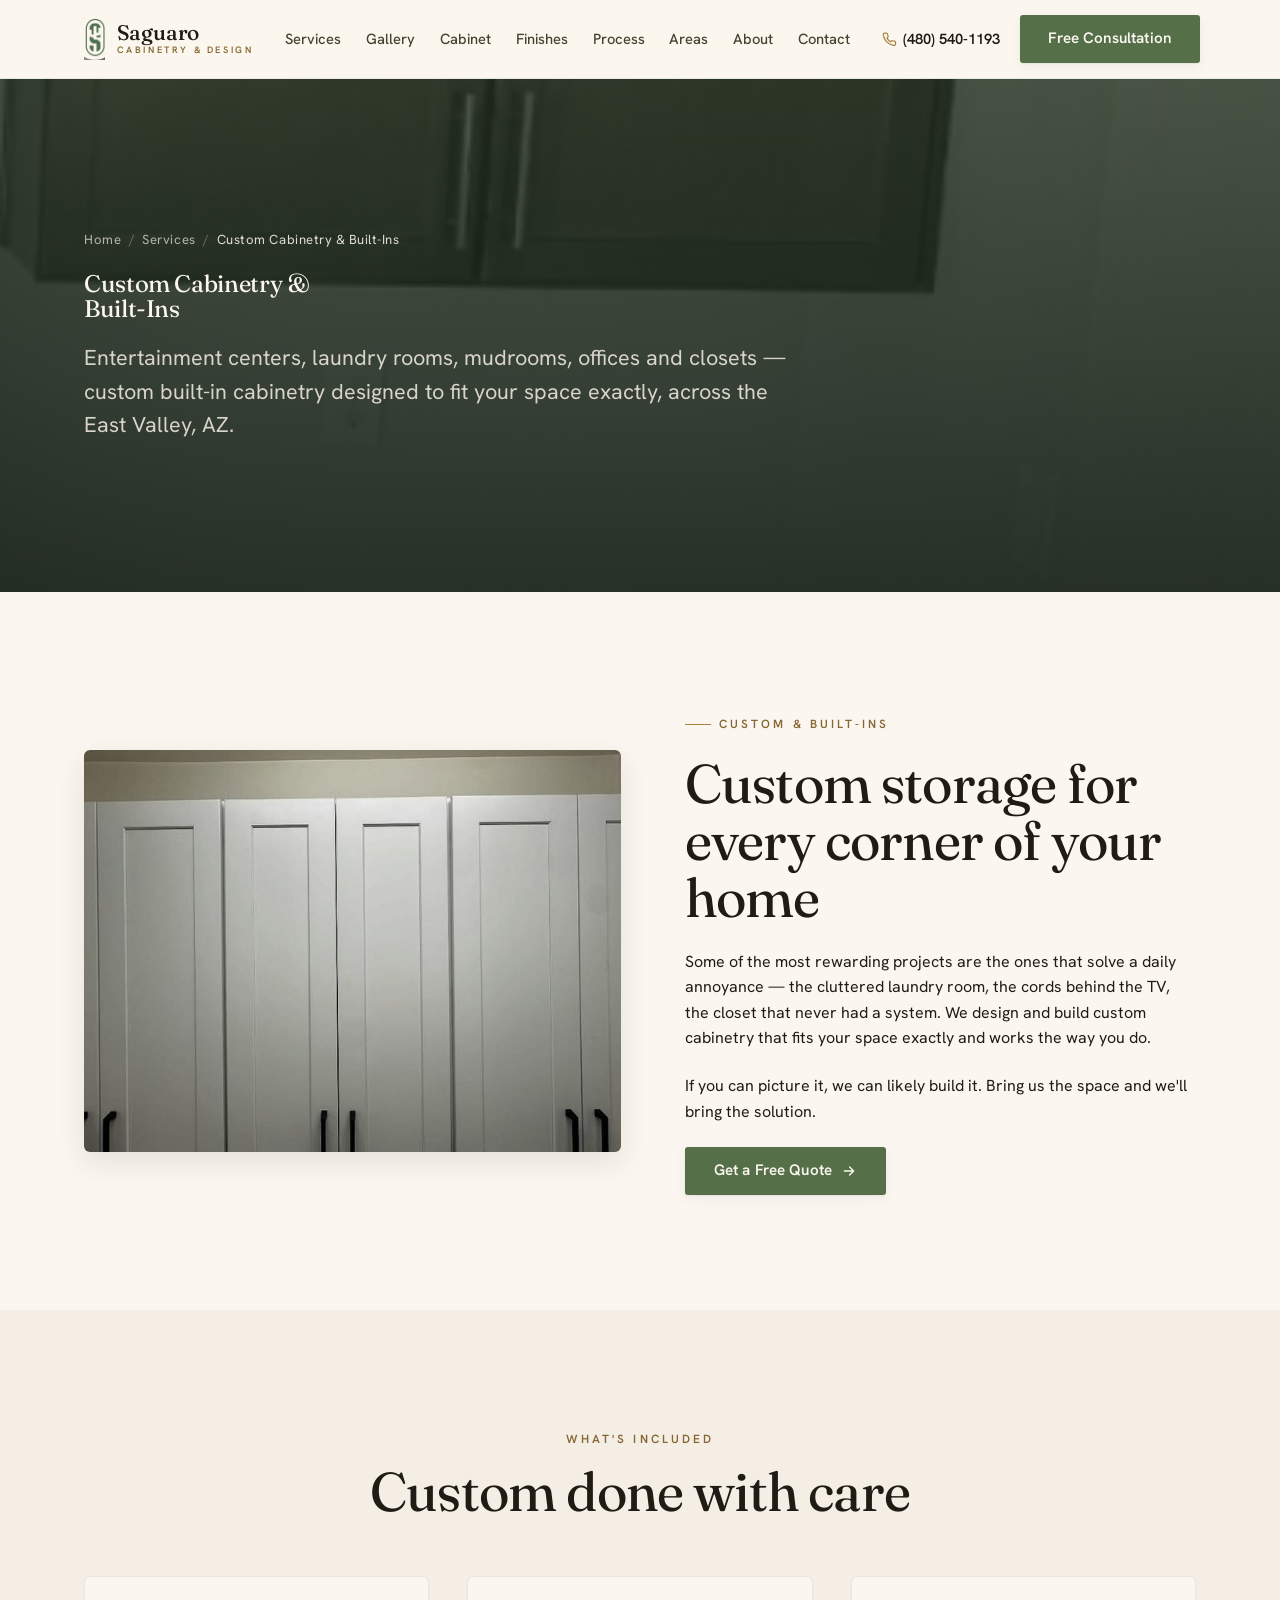
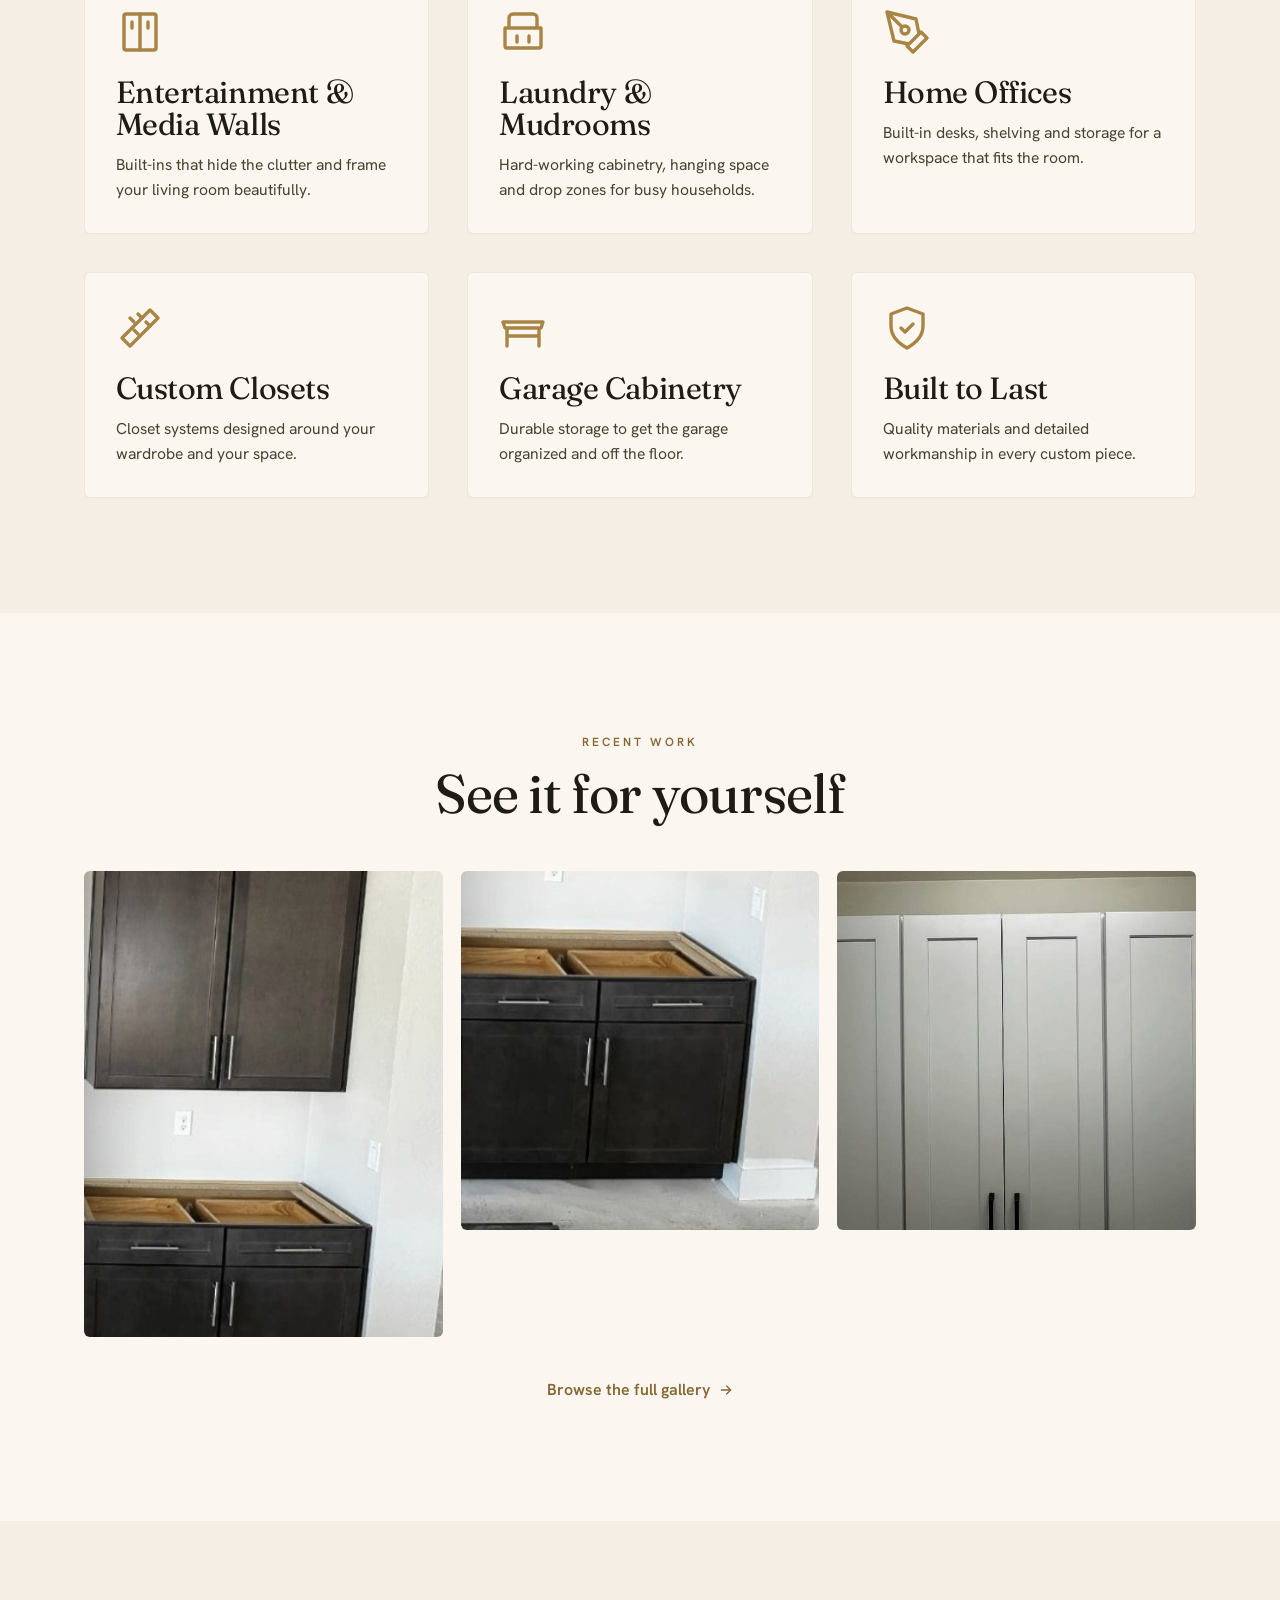
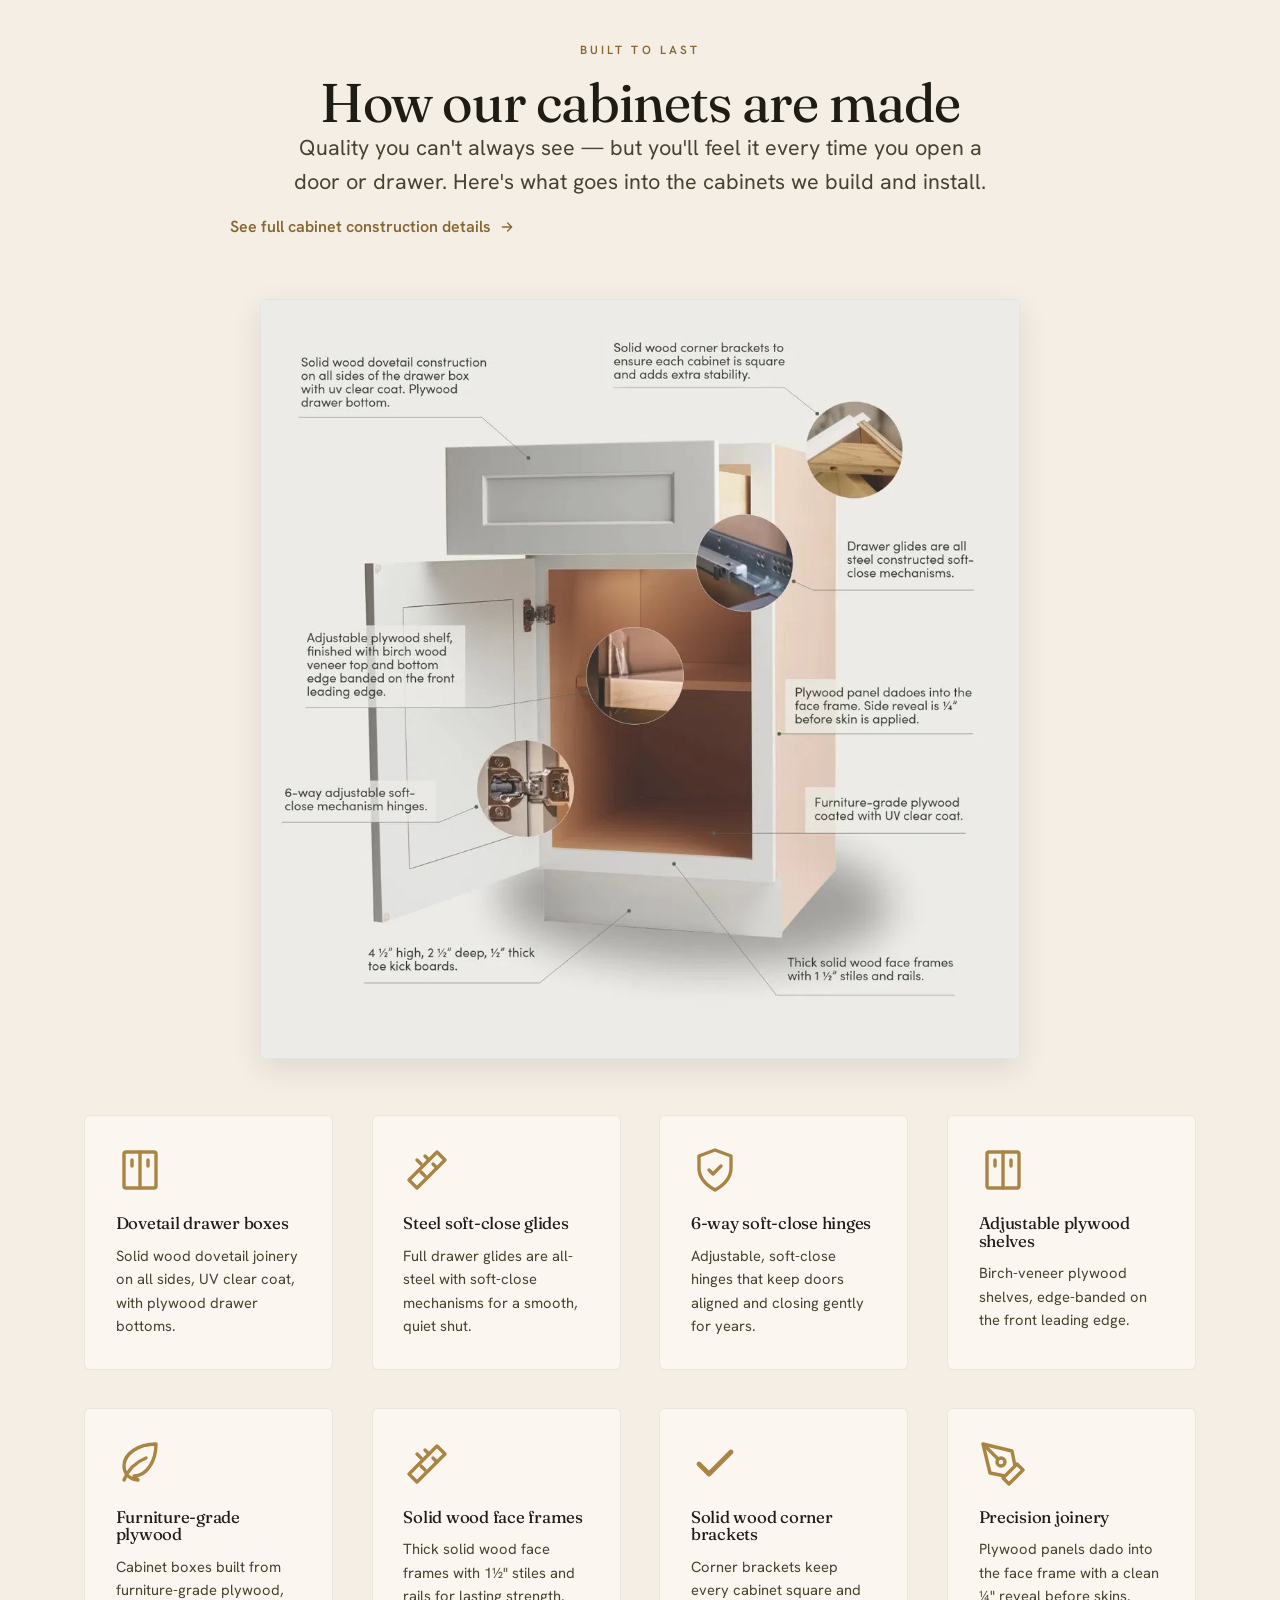
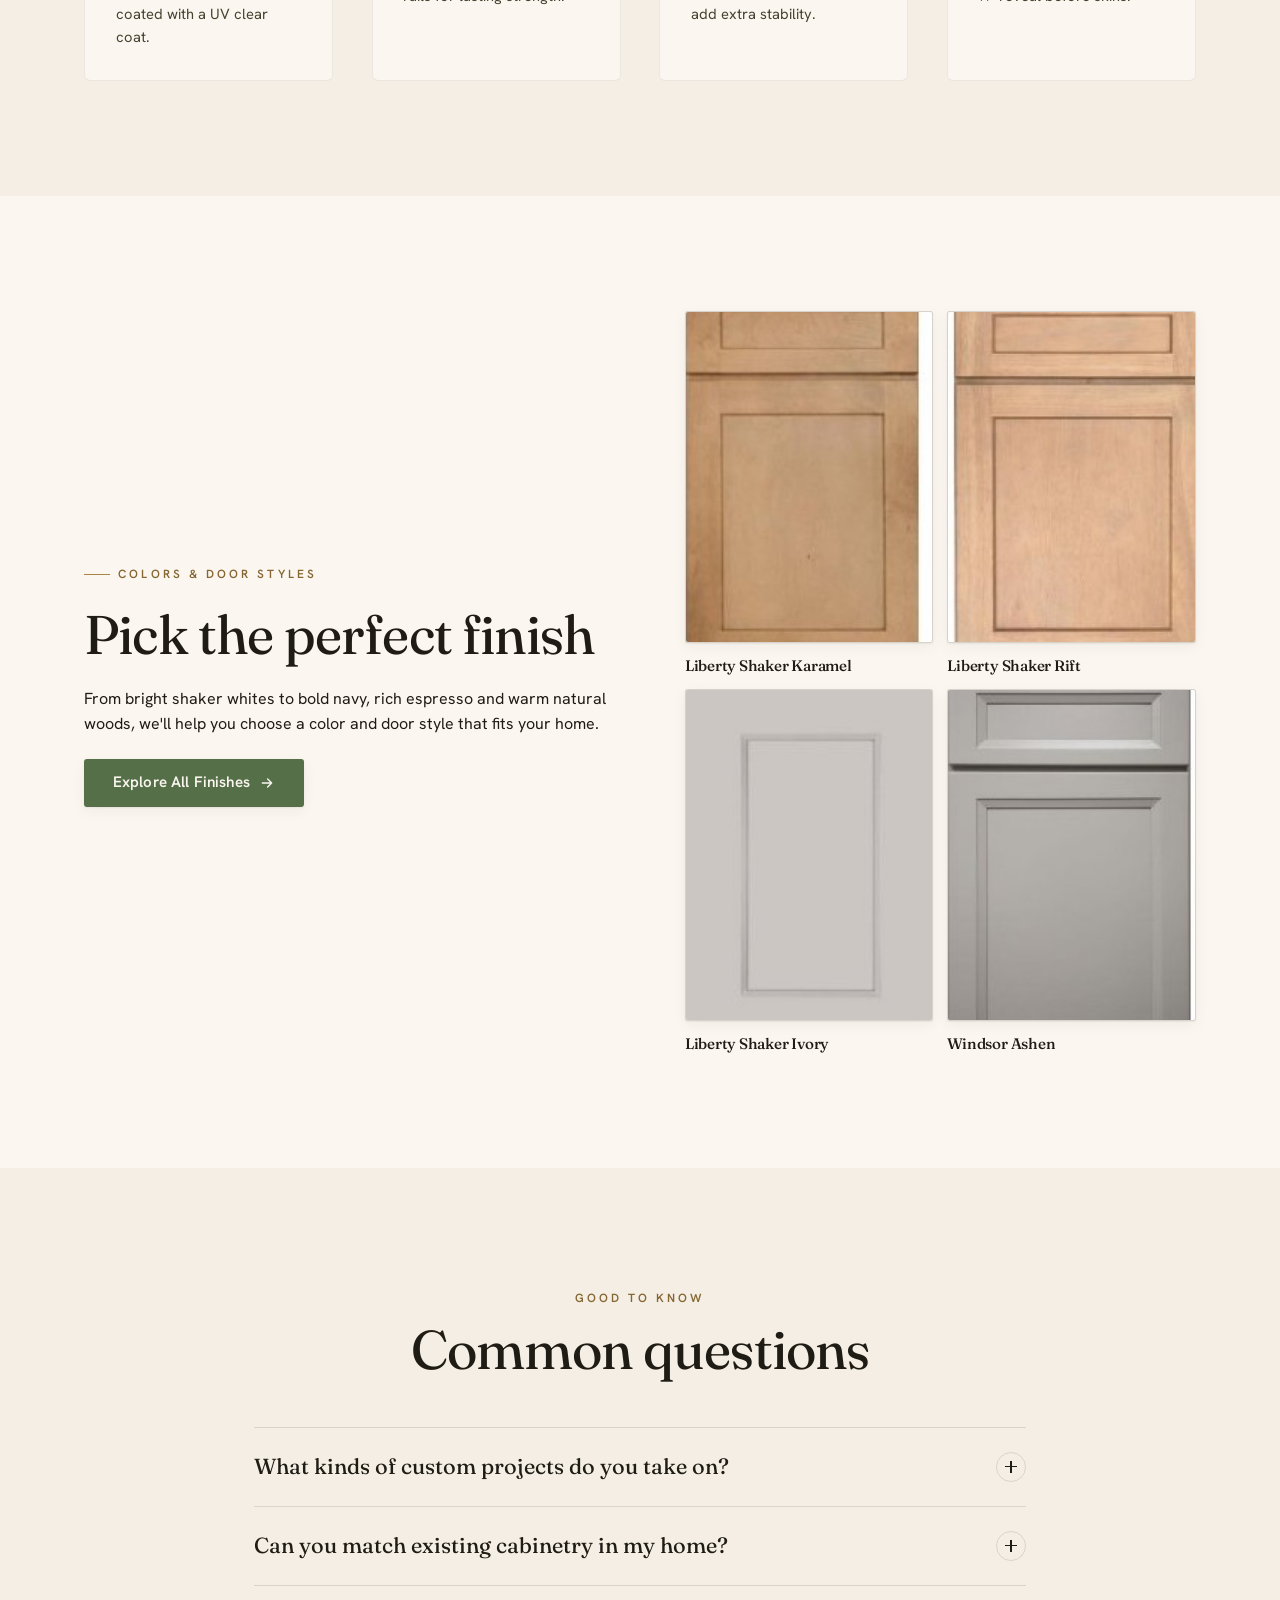
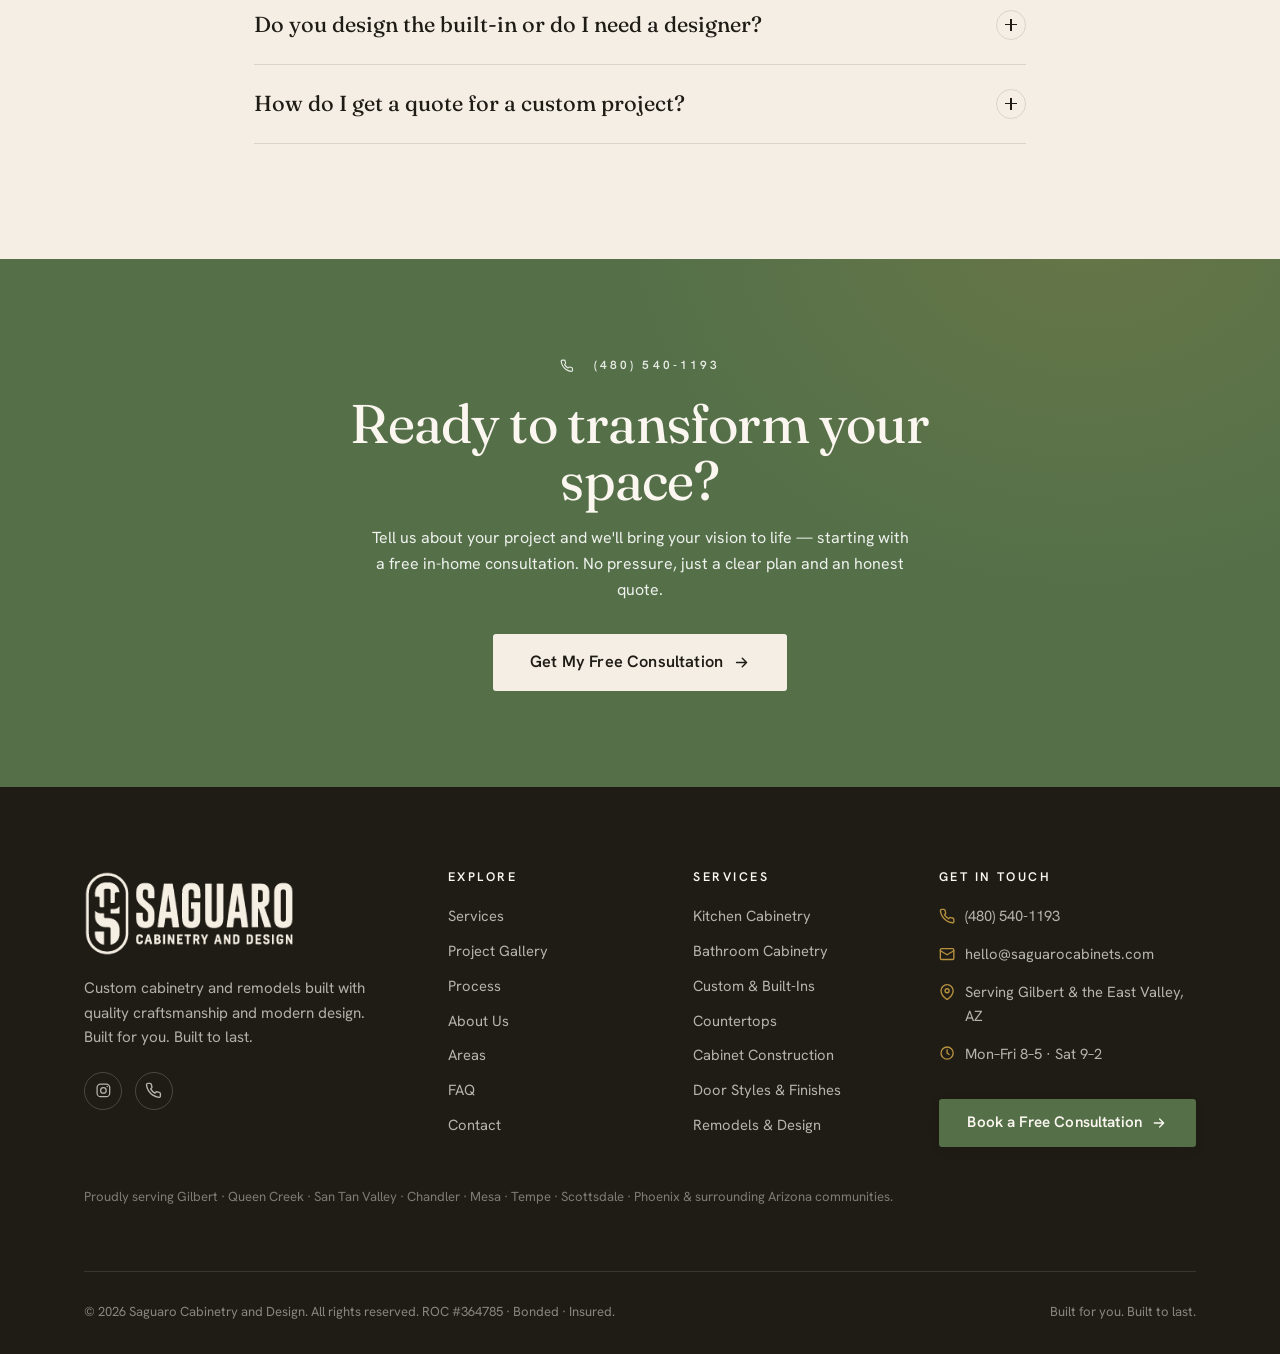
<file: custom-cabinetry.html>
<!DOCTYPE html>
<html lang="en">
<head>
<meta charset="utf-8">
<title>Custom Cabinetry &amp; Built-Ins | Saguaro Cabinetry & Design — East Valley, AZ</title>
<meta name="viewport" content="width=device-width, initial-scale=1">
<meta name="description" content="Entertainment centers, laundry rooms, mudrooms, offices and closets — custom built-in cabinetry designed to fit your space exactly, across the East Valley,">
<link rel="canonical" href="https://saguarocabinets.com/custom-cabinetry.html">
<meta name="robots" content="index,follow,max-image-preview:large">
<meta name="theme-color" content="#557049">
<meta name="author" content="Saguaro Cabinetry and Design">
<meta name="geo.region" content="US-AZ"><meta name="geo.placename" content="Gilbert, Arizona">
<meta property="og:type" content="website">
<meta property="og:site_name" content="Saguaro Cabinetry and Design">
<meta property="og:title" content="Custom Cabinetry &amp; Built-Ins | Saguaro Cabinetry & Design — East Valley, AZ">
<meta property="og:description" content="Entertainment centers, laundry rooms, mudrooms, offices and closets — custom built-in cabinetry designed to fit your space exactly, across the East Valley,">
<meta property="og:url" content="https://saguarocabinets.com/custom-cabinetry.html">
<meta property="og:image" content="https://saguarocabinets.com/assets/img/project-espresso-cabinets.jpg">
<meta property="og:locale" content="en_US">
<meta name="twitter:card" content="summary_large_image">
<meta name="twitter:title" content="Custom Cabinetry &amp; Built-Ins | Saguaro Cabinetry & Design — East Valley, AZ">
<meta name="twitter:description" content="Entertainment centers, laundry rooms, mudrooms, offices and closets — custom built-in cabinetry designed to fit your space exactly, across the East Valley,">
<meta name="twitter:image" content="https://saguarocabinets.com/assets/img/project-espresso-cabinets.jpg">
<link rel="icon" type="image/png" href="assets/img/favicon.png">
<link rel="apple-touch-icon" href="assets/img/favicon.png">
<link rel="preconnect" href="https://fonts.googleapis.com">
<link rel="preconnect" href="https://fonts.gstatic.com" crossorigin>
<link href="https://fonts.googleapis.com/css2?family=Fraunces:opsz,wght@9..144,330;9..144,400;9..144,470;9..144,560&family=Hanken+Grotesk:wght@400;500;600;700&display=swap" rel="stylesheet">
<link rel="stylesheet" href="assets/css/style.css">
<script type="application/ld+json">{"@context":"https://schema.org","@type":"HomeAndConstructionBusiness","@id":"https://saguarocabinets.com/#business","name":"Saguaro Cabinetry and Design","alternateName":"Saguaro Cabinetry","image":"https://saguarocabinets.com/assets/img/project-queencreek-kitchen.jpg","logo":"https://saguarocabinets.com/assets/img/logo-mark.png","url":"https://saguarocabinets.com/","telephone":"(480) 540-1193","email":"hello@saguarocabinets.com","priceRange":"$$-$$$","address":{"@type":"PostalAddress","addressLocality":"Gilbert","addressRegion":"AZ","addressCountry":"US"},"areaServed":[{"@type":"City","name":"Gilbert"},{"@type":"City","name":"Queen Creek"},{"@type":"City","name":"San Tan Valley"},{"@type":"City","name":"Chandler"},{"@type":"City","name":"Mesa"},{"@type":"City","name":"Tempe"},{"@type":"City","name":"Scottsdale"},{"@type":"City","name":"Phoenix"}],"sameAs":["https://www.instagram.com/saguarocabinetry"],"description":"Custom cabinetry, kitchen and bathroom remodels, and countertop installation serving the East Valley and greater Phoenix, Arizona. Built for you. Built to last.","openingHoursSpecification":[{"@type":"OpeningHoursSpecification","dayOfWeek":["Monday","Tuesday","Wednesday","Thursday","Friday"],"opens":"08:00","closes":"17:00"},{"@type":"OpeningHoursSpecification","dayOfWeek":["Saturday"],"opens":"09:00","closes":"14:00"}],"aggregateRating":{"@type":"AggregateRating","ratingValue":"5.0","reviewCount":"27"},"makesOffer":[{"@type":"Offer","itemOffered":{"@type":"Service","name":"Custom Cabinetry"}},{"@type":"Offer","itemOffered":{"@type":"Service","name":"Kitchen Remodeling"}},{"@type":"Offer","itemOffered":{"@type":"Service","name":"Bathroom Remodeling"}},{"@type":"Offer","itemOffered":{"@type":"Service","name":"Cabinet Installation"}},{"@type":"Offer","itemOffered":{"@type":"Service","name":"Countertop Installation"}}]}</script>
<script type="application/ld+json">{"@context":"https://schema.org","@type":"BreadcrumbList","itemListElement":[{"@type":"ListItem","position":1,"name":"Home","item":"https://saguarocabinets.com/index.html"},{"@type":"ListItem","position":2,"name":"Services","item":"https://saguarocabinets.com/services.html"},{"@type":"ListItem","position":3,"name":"Custom Cabinetry &amp; Built-Ins","item":"https://saguarocabinets.com/custom-cabinetry.html"}]}</script>
<script type="application/ld+json">{"@context":"https://schema.org","@type":"Service","name":"Custom Cabinetry & Built-Ins","serviceType":"Custom Cabinetry & Built-Ins","provider":{"@id":"https://saguarocabinets.com/#business"},"areaServed":[{"@type":"City","name":"Gilbert"},{"@type":"City","name":"Queen Creek"},{"@type":"City","name":"San Tan Valley"},{"@type":"City","name":"Chandler"},{"@type":"City","name":"Mesa"},{"@type":"City","name":"Tempe"},{"@type":"City","name":"Scottsdale"},{"@type":"City","name":"Phoenix"}],"description":"Custom built-in cabinetry \u2014 entertainment centers, laundry rooms, offices, closets and garage storage \u2014 in Gilbert, Queen Creek and the Phoenix East Valley."}</script>
<script type="application/ld+json">{"@context":"https://schema.org","@type":"FAQPage","mainEntity":[{"@type":"Question","name":"What kinds of custom projects do you take on?","acceptedAnswer":{"@type":"Answer","text":"Entertainment centers, laundry rooms, mudrooms, home offices, closets, garages, window seats, built-in shelving and more. If it involves custom cabinetry, we'd love to hear about it."}},{"@type":"Question","name":"Can you match existing cabinetry in my home?","acceptedAnswer":{"@type":"Answer","text":"In most cases, yes \u2014 we'll work to coordinate the door style, color and hardware so new built-ins blend with what you already have."}},{"@type":"Question","name":"Do you design the built-in or do I need a designer?","acceptedAnswer":{"@type":"Answer","text":"We can design it with you. We'll measure the space, talk through how you'll use it and propose a layout, then refine it together before building."}},{"@type":"Question","name":"How do I get a quote for a custom project?","acceptedAnswer":{"@type":"Answer","text":"Reach out for a free consultation. We'll see the space in person, discuss your goals and provide a clear, honest quote."}}]}</script>
</head>
<body>
<header class="site-header">
  <nav class="nav wrap" aria-label="Primary">
    <a class="brand" href="index.html" aria-label="Saguaro Cabinetry and Design — home">
      <img class="brand__mark" src="assets/img/logo-mark.png" alt="" width="22" height="42" loading="eager">
      <span class="brand__name">Saguaro<small>Cabinetry &amp; Design</small></span>
    </a>
    <div class="nav__links" id="menu"><a href="services.html">Services</a><a href="gallery.html">Gallery</a><a href="cabinet.html">Cabinet</a><a href="finishes.html">Finishes</a><a href="process.html">Process</a><a href="areas.html">Areas</a><a href="about.html">About</a><a href="contact.html">Contact</a></div>
    <div class="nav__cta">
      <a class="nav__phone" href="tel:+14805401193"><svg viewBox="0 0 24 24" fill="none" stroke="currentColor" stroke-width="2" stroke-linecap="round" stroke-linejoin="round"><path d="M22 16.92v3a2 2 0 0 1-2.18 2 19.8 19.8 0 0 1-8.63-3.07 19.5 19.5 0 0 1-6-6A19.8 19.8 0 0 1 2.12 4.18 2 2 0 0 1 4.11 2h3a2 2 0 0 1 2 1.72c.13.96.36 1.9.7 2.81a2 2 0 0 1-.45 2.11L8.09 9.91a16 16 0 0 0 6 6l1.27-1.27a2 2 0 0 1 2.11-.45c.91.34 1.85.57 2.81.7A2 2 0 0 1 22 16.92z"/></svg>(480) 540-1193</a>
      <a class="btn btn--primary" href="contact.html">Free Consultation</a>
      <button class="nav__toggle" aria-label="Toggle menu" aria-controls="menu" aria-expanded="false"><span></span><span></span><span></span></button>
    </div>
  </nav>
</header>
<section class="banner">
  <div class="banner__media"><img src="assets/img/project-espresso-cabinets.jpg" alt="" loading="eager"></div>
  <div class="wrap banner__inner">
    <nav class="crumbs" aria-label="Breadcrumb"><a href="index.html">Home</a> <span>/</span> <a href="services.html">Services</a> <span>/</span> <span style="opacity:.9;color:var(--bone)">Custom Cabinetry &amp; Built-Ins</span></nav>
    <h1 class="reveal in">Custom Cabinetry &amp; Built-Ins</h1>
    <p class="lead reveal in measure" data-d="1" style="margin-top:1.2rem">Entertainment centers, laundry rooms, mudrooms, offices and closets — custom built-in cabinetry designed to fit your space exactly, across the East Valley, AZ.</p>
  </div>
</section>
<section class="section">
  <div class="wrap split">
    <div class="split__media reveal"><div class="media-frame"><img src="assets/img/project-shaker-uppers.jpg" alt="Custom Cabinetry &amp; Built-Ins by Saguaro Cabinetry and Design"></div></div>
    <div class="stack reveal" data-d="1"><span class="eyebrow">Custom &amp; Built-Ins</span><h2>Custom storage for every corner of your home</h2><p>Some of the most rewarding projects are the ones that solve a daily annoyance — the cluttered laundry room, the cords behind the TV, the closet that never had a system. We design and build custom cabinetry that fits your space exactly and works the way you do.</p><p>If you can picture it, we can likely build it. Bring us the space and we'll bring the solution.</p><a class="btn btn--primary" href="contact.html">Get a Free Quote <svg viewBox="0 0 24 24" fill="none" stroke="currentColor" stroke-width="2" stroke-linecap="round" stroke-linejoin="round"><path d="M5 12h14M13 6l6 6-6 6"/></svg></a></div>
  </div>
</section>
<section class="section bg-bone"><div class="wrap">
  <div class="center stack-sm reveal" style="margin-bottom:clamp(2.5rem,5vw,3.5rem)"><span class="eyebrow center">What's included</span><h2>Custom done with care</h2></div>
  <div class="grid g-3"><div class="card reveal"><div class="card__icon"><svg viewBox="0 0 24 24" fill="none" stroke="currentColor" stroke-width="1.7" stroke-linecap="round" stroke-linejoin="round"><rect x="4" y="3" width="16" height="18" rx="1"/><path d="M12 3v18M8 7v3M16 7v3"/></svg></div><h3>Entertainment &amp; Media Walls</h3><p>Built-ins that hide the clutter and frame your living room beautifully.</p></div><div class="card reveal"><div class="card__icon"><svg viewBox="0 0 24 24" fill="none" stroke="currentColor" stroke-width="1.7" stroke-linecap="round" stroke-linejoin="round"><path d="M3 10h18M5 10V5a2 2 0 0 1 2-2h10a2 2 0 0 1 2 2v5M3 10v9a1 1 0 0 0 1 1h16a1 1 0 0 0 1-1v-9M9 14v3M15 14v3"/></svg></div><h3>Laundry &amp; Mudrooms</h3><p>Hard-working cabinetry, hanging space and drop zones for busy households.</p></div><div class="card reveal"><div class="card__icon"><svg viewBox="0 0 24 24" fill="none" stroke="currentColor" stroke-width="1.7" stroke-linecap="round" stroke-linejoin="round"><path d="m12 19 7-7 3 3-7 7-3-3zM18 13l-1.5-7.5L2 2l3.5 14.5L13 18zM2 2l7.5 7.5"/><circle cx="11" cy="11" r="2"/></svg></div><h3>Home Offices</h3><p>Built-in desks, shelving and storage for a workspace that fits the room.</p></div><div class="card reveal"><div class="card__icon"><svg viewBox="0 0 24 24" fill="none" stroke="currentColor" stroke-width="1.7" stroke-linecap="round" stroke-linejoin="round"><path d="M3 17 17 3l4 4L7 21z"/><path d="M7 7l2 2M11 5l2 2M15 9l2 2M9 13l2 2"/></svg></div><h3>Custom Closets</h3><p>Closet systems designed around your wardrobe and your space.</p></div><div class="card reveal"><div class="card__icon"><svg viewBox="0 0 24 24" fill="none" stroke="currentColor" stroke-width="1.7" stroke-linecap="round" stroke-linejoin="round"><path d="M2 9h20l-1 3H3zM4 12v9M20 12v9M4 16h16"/></svg></div><h3>Garage Cabinetry</h3><p>Durable storage to get the garage organized and off the floor.</p></div><div class="card reveal"><div class="card__icon"><svg viewBox="0 0 24 24" fill="none" stroke="currentColor" stroke-width="1.7" stroke-linecap="round" stroke-linejoin="round"><path d="M12 2 4 5v6c0 5 3.5 8.5 8 11 4.5-2.5 8-6 8-11V5z"/><path d="m9 12 2 2 4-4"/></svg></div><h3>Built to Last</h3><p>Quality materials and detailed workmanship in every custom piece.</p></div></div>
</div></section><section class="section"><div class="wrap">
  <div class="center stack-sm reveal" style="margin-bottom:clamp(2rem,4vw,3rem)"><span class="eyebrow center">Recent work</span><h2>See it for yourself</h2></div>
  <div class="gallery-grid"><div class="gallery-item reveal" data-d="0"><img src="assets/img/project-espresso-cabinets.jpg" alt="Espresso Built-In Cabinetry" loading="lazy"><div class="gallery-item__cap"><span>San Tan Valley, AZ</span><h4>Espresso Built-In Cabinetry</h4></div></div><div class="gallery-item reveal" data-d="1"><img src="assets/img/project-espresso-detail.jpg" alt="Detailed Door &amp; Drawer Work" loading="lazy"><div class="gallery-item__cap"><span>San Tan Valley, AZ</span><h4>Detailed Door &amp; Drawer Work</h4></div></div><div class="gallery-item reveal" data-d="2"><img src="assets/img/project-shaker-uppers.jpg" alt="Utility &amp; Laundry Cabinets" loading="lazy"><div class="gallery-item__cap"><span>East Valley, AZ</span><h4>Utility &amp; Laundry Cabinets</h4></div></div></div>
  <div class="center" style="margin-top:2.5rem"><a class="link-arrow" href="gallery.html">Browse the full gallery <svg viewBox="0 0 24 24" fill="none" stroke="currentColor" stroke-width="2" stroke-linecap="round" stroke-linejoin="round"><path d="M5 12h14M13 6l6 6-6 6"/></svg></a></div>
</div></section><section class="section bg-bone">
  <div class="wrap">
    <div class="center stack-sm reveal" style="margin-bottom:clamp(2.5rem,5vw,3.5rem)">
      <span class="eyebrow center">Built to last</span>
      <h2>How our cabinets are made</h2>
      <p class="lead measure" style="margin:0 auto">Quality you can't always see — but you'll feel it every time you open a door or drawer. Here's what goes into the cabinets we build and install.</p><p style="margin-top:1rem"><a class="link-arrow" href="cabinet.html">See full cabinet construction details <svg viewBox="0 0 24 24" fill="none" stroke="currentColor" stroke-width="2" stroke-linecap="round" stroke-linejoin="round"><path d="M5 12h14M13 6l6 6-6 6"/></svg></a></p>
    </div>
    <div class="reveal" style="max-width:760px;margin:0 auto clamp(2.5rem,5vw,3.5rem);border-radius:var(--radius-lg);overflow:hidden;box-shadow:var(--shadow-md);border:1px solid var(--line);background:#fff">
      <img src="assets/img/cabinet-construction.jpg" alt="Cutaway diagram of a Saguaro base cabinet showing dovetail drawers, soft-close hinges and glides, adjustable plywood shelves, solid wood face frames and corner brackets" style="width:100%;height:auto;display:block" loading="lazy">
    </div>
    <div class="grid g-4"><div class="card reveal" data-d="0"><div class="card__icon"><svg viewBox="0 0 24 24" fill="none" stroke="currentColor" stroke-width="1.7" stroke-linecap="round" stroke-linejoin="round"><rect x="4" y="3" width="16" height="18" rx="1"/><path d="M12 3v18M8 7v3M16 7v3"/></svg></div><h3 style="font-size:1.05rem">Dovetail drawer boxes</h3><p style="font-size:.92rem">Solid wood dovetail joinery on all sides, UV clear coat, with plywood drawer bottoms.</p></div><div class="card reveal" data-d="1"><div class="card__icon"><svg viewBox="0 0 24 24" fill="none" stroke="currentColor" stroke-width="1.7" stroke-linecap="round" stroke-linejoin="round"><path d="M3 17 17 3l4 4L7 21z"/><path d="M7 7l2 2M11 5l2 2M15 9l2 2M9 13l2 2"/></svg></div><h3 style="font-size:1.05rem">Steel soft-close glides</h3><p style="font-size:.92rem">Full drawer glides are all-steel with soft-close mechanisms for a smooth, quiet shut.</p></div><div class="card reveal" data-d="2"><div class="card__icon"><svg viewBox="0 0 24 24" fill="none" stroke="currentColor" stroke-width="1.7" stroke-linecap="round" stroke-linejoin="round"><path d="M12 2 4 5v6c0 5 3.5 8.5 8 11 4.5-2.5 8-6 8-11V5z"/><path d="m9 12 2 2 4-4"/></svg></div><h3 style="font-size:1.05rem">6-way soft-close hinges</h3><p style="font-size:.92rem">Adjustable, soft-close hinges that keep doors aligned and closing gently for years.</p></div><div class="card reveal" data-d="3"><div class="card__icon"><svg viewBox="0 0 24 24" fill="none" stroke="currentColor" stroke-width="1.7" stroke-linecap="round" stroke-linejoin="round"><rect x="4" y="3" width="16" height="18" rx="1"/><path d="M12 3v18M8 7v3M16 7v3"/></svg></div><h3 style="font-size:1.05rem">Adjustable plywood shelves</h3><p style="font-size:.92rem">Birch-veneer plywood shelves, edge-banded on the front leading edge.</p></div><div class="card reveal" data-d="0"><div class="card__icon"><svg viewBox="0 0 24 24" fill="none" stroke="currentColor" stroke-width="1.7" stroke-linecap="round" stroke-linejoin="round"><path d="M11 20A7 7 0 0 1 4 13c0-6 7-11 16-11 0 9-5 16-11 16zM4 20c2-5 6-9 11-11"/></svg></div><h3 style="font-size:1.05rem">Furniture-grade plywood</h3><p style="font-size:.92rem">Cabinet boxes built from furniture-grade plywood, coated with a UV clear coat.</p></div><div class="card reveal" data-d="1"><div class="card__icon"><svg viewBox="0 0 24 24" fill="none" stroke="currentColor" stroke-width="1.7" stroke-linecap="round" stroke-linejoin="round"><path d="M3 17 17 3l4 4L7 21z"/><path d="M7 7l2 2M11 5l2 2M15 9l2 2M9 13l2 2"/></svg></div><h3 style="font-size:1.05rem">Solid wood face frames</h3><p style="font-size:.92rem">Thick solid wood face frames with 1½" stiles and rails for lasting strength.</p></div><div class="card reveal" data-d="2"><div class="card__icon"><svg viewBox="0 0 24 24" fill="none" stroke="currentColor" stroke-width="2.4" stroke-linecap="round" stroke-linejoin="round"><path d="M20 6 9 17l-5-5"/></svg></div><h3 style="font-size:1.05rem">Solid wood corner brackets</h3><p style="font-size:.92rem">Corner brackets keep every cabinet square and add extra stability.</p></div><div class="card reveal" data-d="3"><div class="card__icon"><svg viewBox="0 0 24 24" fill="none" stroke="currentColor" stroke-width="1.7" stroke-linecap="round" stroke-linejoin="round"><path d="m12 19 7-7 3 3-7 7-3-3zM18 13l-1.5-7.5L2 2l3.5 14.5L13 18zM2 2l7.5 7.5"/><circle cx="11" cy="11" r="2"/></svg></div><h3 style="font-size:1.05rem">Precision joinery</h3><p style="font-size:.92rem">Plywood panels dado into the face frame with a clean ¼" reveal before skins.</p></div></div>
  </div>
</section>
<section class="section">
  <div class="wrap">
    <div class="split" style="align-items:center">
      <div class="stack reveal">
        <span class="eyebrow">Colors &amp; door styles</span>
        <h2>Pick the perfect finish</h2>
        <p>From bright shaker whites to bold navy, rich espresso and warm natural woods, we'll help you choose a color and door style that fits your home.</p>
        <a class="btn btn--primary" href="finishes.html">Explore All Finishes <svg viewBox="0 0 24 24" fill="none" stroke="currentColor" stroke-width="2" stroke-linecap="round" stroke-linejoin="round"><path d="M5 12h14M13 6l6 6-6 6"/></svg></a>
      </div>
      <div class="reveal" data-d="1">
        <div class="swatch-grid" style="grid-template-columns:repeat(2,1fr);gap:14px"><div class="swatch"><div class="swatch__img"><img src="assets/img/swatch-karamel.jpg" alt="Liberty Shaker Karamel cabinet door sample" loading="lazy"></div><h3 style="font-size:.95rem">Liberty Shaker Karamel</h3></div><div class="swatch"><div class="swatch__img"><img src="assets/img/swatch-rift.jpg" alt="Liberty Shaker Rift cabinet door sample" loading="lazy"></div><h3 style="font-size:.95rem">Liberty Shaker Rift</h3></div><div class="swatch"><div class="swatch__img"><img src="assets/img/swatch-ivory.jpg" alt="Liberty Shaker Ivory cabinet door sample" loading="lazy"></div><h3 style="font-size:.95rem">Liberty Shaker Ivory</h3></div><div class="swatch"><div class="swatch__img"><img src="assets/img/swatch-windsor-ashen.jpg" alt="Windsor Ashen cabinet door sample" loading="lazy"></div><h3 style="font-size:.95rem">Windsor Ashen</h3></div></div>
      </div>
    </div>
  </div>
</section>
<section class="section bg-bone"><div class="wrap" style="max-width:900px">
  <div class="center stack-sm reveal" style="margin-bottom:clamp(2rem,4vw,3rem)"><span class="eyebrow center">Good to know</span><h2>Common questions</h2></div>
  <div class="faq reveal"><div class="faq__item"><button class="faq__q" aria-expanded="false">What kinds of custom projects do you take on?<span class="ic"></span></button><div class="faq__a"><p>Entertainment centers, laundry rooms, mudrooms, home offices, closets, garages, window seats, built-in shelving and more. If it involves custom cabinetry, we'd love to hear about it.</p></div></div><div class="faq__item"><button class="faq__q" aria-expanded="false">Can you match existing cabinetry in my home?<span class="ic"></span></button><div class="faq__a"><p>In most cases, yes — we'll work to coordinate the door style, color and hardware so new built-ins blend with what you already have.</p></div></div><div class="faq__item"><button class="faq__q" aria-expanded="false">Do you design the built-in or do I need a designer?<span class="ic"></span></button><div class="faq__a"><p>We can design it with you. We'll measure the space, talk through how you'll use it and propose a layout, then refine it together before building.</p></div></div><div class="faq__item"><button class="faq__q" aria-expanded="false">How do I get a quote for a custom project?<span class="ic"></span></button><div class="faq__a"><p>Reach out for a free consultation. We'll see the space in person, discuss your goals and provide a clear, honest quote.</p></div></div></div>
</div></section><section class="cta-band">
  <div class="wrap cta-band__inner">
    <span class="eyebrow center" style="color:rgba(255,255,255,.85);justify-content:center"><svg viewBox="0 0 24 24" fill="none" stroke="currentColor" stroke-width="2" stroke-linecap="round" stroke-linejoin="round"><path d="M22 16.92v3a2 2 0 0 1-2.18 2 19.8 19.8 0 0 1-8.63-3.07 19.5 19.5 0 0 1-6-6A19.8 19.8 0 0 1 2.12 4.18 2 2 0 0 1 4.11 2h3a2 2 0 0 1 2 1.72c.13.96.36 1.9.7 2.81a2 2 0 0 1-.45 2.11L8.09 9.91a16 16 0 0 0 6 6l1.27-1.27a2 2 0 0 1 2.11-.45c.91.34 1.85.57 2.81.7A2 2 0 0 1 22 16.92z"/></svg>&nbsp; (480) 540-1193</span>
    <h2 class="reveal" style="margin-top:1rem">Ready to transform your space?</h2>
    <p class="reveal measure" data-d="1">Tell us about your project and we'll bring your vision to life — starting with a free in-home consultation. No pressure, just a clear plan and an honest quote.</p>
    <a class="btn btn--light btn--lg reveal" data-d="2" href="contact.html">Get My Free Consultation <svg viewBox="0 0 24 24" fill="none" stroke="currentColor" stroke-width="2" stroke-linecap="round" stroke-linejoin="round"><path d="M5 12h14M13 6l6 6-6 6"/></svg></a>
  </div>
</section>
<footer class="site-footer">
  <div class="wrap">
    <div class="footer-grid">
      <div class="footer-brand">
        <img src="assets/img/logo-full-cream.png" alt="Saguaro Cabinetry and Design" width="210" style="height:auto;margin-bottom:1.3rem">
        <p style="max-width:34ch;font-size:.95rem;color:rgba(244,238,228,.7)">Custom cabinetry and remodels built with quality craftsmanship and modern design. Built for you. Built to last.</p>
        <div class="social">
          <a href="https://www.instagram.com/saguarocabinetry" aria-label="Instagram" target="_blank" rel="noopener"><svg viewBox="0 0 24 24" fill="none" stroke="currentColor" stroke-width="1.8"><rect x="3" y="3" width="18" height="18" rx="5"/><circle cx="12" cy="12" r="4"/><circle cx="17.5" cy="6.5" r="1" fill="currentColor" stroke="none"/></svg></a>
          <a href="tel:+14805401193" aria-label="Call us"><svg viewBox="0 0 24 24" fill="none" stroke="currentColor" stroke-width="2" stroke-linecap="round" stroke-linejoin="round"><path d="M22 16.92v3a2 2 0 0 1-2.18 2 19.8 19.8 0 0 1-8.63-3.07 19.5 19.5 0 0 1-6-6A19.8 19.8 0 0 1 2.12 4.18 2 2 0 0 1 4.11 2h3a2 2 0 0 1 2 1.72c.13.96.36 1.9.7 2.81a2 2 0 0 1-.45 2.11L8.09 9.91a16 16 0 0 0 6 6l1.27-1.27a2 2 0 0 1 2.11-.45c.91.34 1.85.57 2.81.7A2 2 0 0 1 22 16.92z"/></svg></a>
        </div>
      </div>
      <div><h4>Explore</h4><ul class="footer-links"><li><a href="services.html">Services</a></li><li><a href="gallery.html">Project Gallery</a></li><li><a href="process.html">Process</a></li><li><a href="about.html">About Us</a></li><li><a href="areas.html">Areas</a></li><li><a href="faq.html">FAQ</a></li><li><a href="contact.html">Contact</a></li></ul></div>
      <div><h4>Services</h4><ul class="footer-links"><li><a href="kitchens.html">Kitchen Cabinetry</a></li><li><a href="bathrooms.html">Bathroom Cabinetry</a></li><li><a href="custom-cabinetry.html">Custom &amp; Built-Ins</a></li><li><a href="countertops.html">Countertops</a></li><li><a href="cabinet.html">Cabinet Construction</a></li><li><a href="finishes.html">Door Styles &amp; Finishes</a></li><li><a href="services.html">Remodels &amp; Design</a></li></ul></div>
      <div>
        <h4>Get in touch</h4>
        <ul class="footer-contact">
          <li><svg viewBox="0 0 24 24" fill="none" stroke="currentColor" stroke-width="2" stroke-linecap="round" stroke-linejoin="round"><path d="M22 16.92v3a2 2 0 0 1-2.18 2 19.8 19.8 0 0 1-8.63-3.07 19.5 19.5 0 0 1-6-6A19.8 19.8 0 0 1 2.12 4.18 2 2 0 0 1 4.11 2h3a2 2 0 0 1 2 1.72c.13.96.36 1.9.7 2.81a2 2 0 0 1-.45 2.11L8.09 9.91a16 16 0 0 0 6 6l1.27-1.27a2 2 0 0 1 2.11-.45c.91.34 1.85.57 2.81.7A2 2 0 0 1 22 16.92z"/></svg><a href="tel:+14805401193">(480) 540-1193</a></li>
          <li><svg viewBox="0 0 24 24" fill="none" stroke="currentColor" stroke-width="2" stroke-linecap="round" stroke-linejoin="round"><rect x="2" y="4" width="20" height="16" rx="2"/><path d="m22 7-10 6L2 7"/></svg><a href="mailto:hello@saguarocabinets.com">hello@saguarocabinets.com</a></li>
          <li><svg viewBox="0 0 24 24" fill="none" stroke="currentColor" stroke-width="2" stroke-linecap="round" stroke-linejoin="round"><path d="M21 10c0 7-9 13-9 13s-9-6-9-13a9 9 0 0 1 18 0z"/><circle cx="12" cy="10" r="3"/></svg><span>Serving Gilbert &amp; the East Valley, AZ</span></li>
          <li><svg viewBox="0 0 24 24" fill="none" stroke="currentColor" stroke-width="2" stroke-linecap="round" stroke-linejoin="round"><circle cx="12" cy="12" r="9"/><path d="M12 7v5l3 2"/></svg><span>Mon–Fri 8–5 · Sat 9–2</span></li>
        </ul>
        <a class="btn btn--primary" href="contact.html" style="margin-top:1.2rem">Book a Free Consultation <svg viewBox="0 0 24 24" fill="none" stroke="currentColor" stroke-width="2" stroke-linecap="round" stroke-linejoin="round"><path d="M5 12h14M13 6l6 6-6 6"/></svg></a>
      </div>
    </div>
    <p style="margin-top:2.4rem;font-size:.82rem;color:rgba(244,238,228,.45);max-width:none">Proudly serving Gilbert · Queen Creek · San Tan Valley · Chandler · Mesa · Tempe · Scottsdale · Phoenix &amp; surrounding Arizona communities.</p>
    <div class="footer-bottom">
      <span>&copy; <span id="yr">2025</span> Saguaro Cabinetry and Design. All rights reserved. ROC #364785 · Bonded · Insured.</span>
      <span>Built for you. Built to last.</span>
    </div>
  </div>
</footer>
<script src="assets/js/main.js" defer></script>
</body></html>
</file>
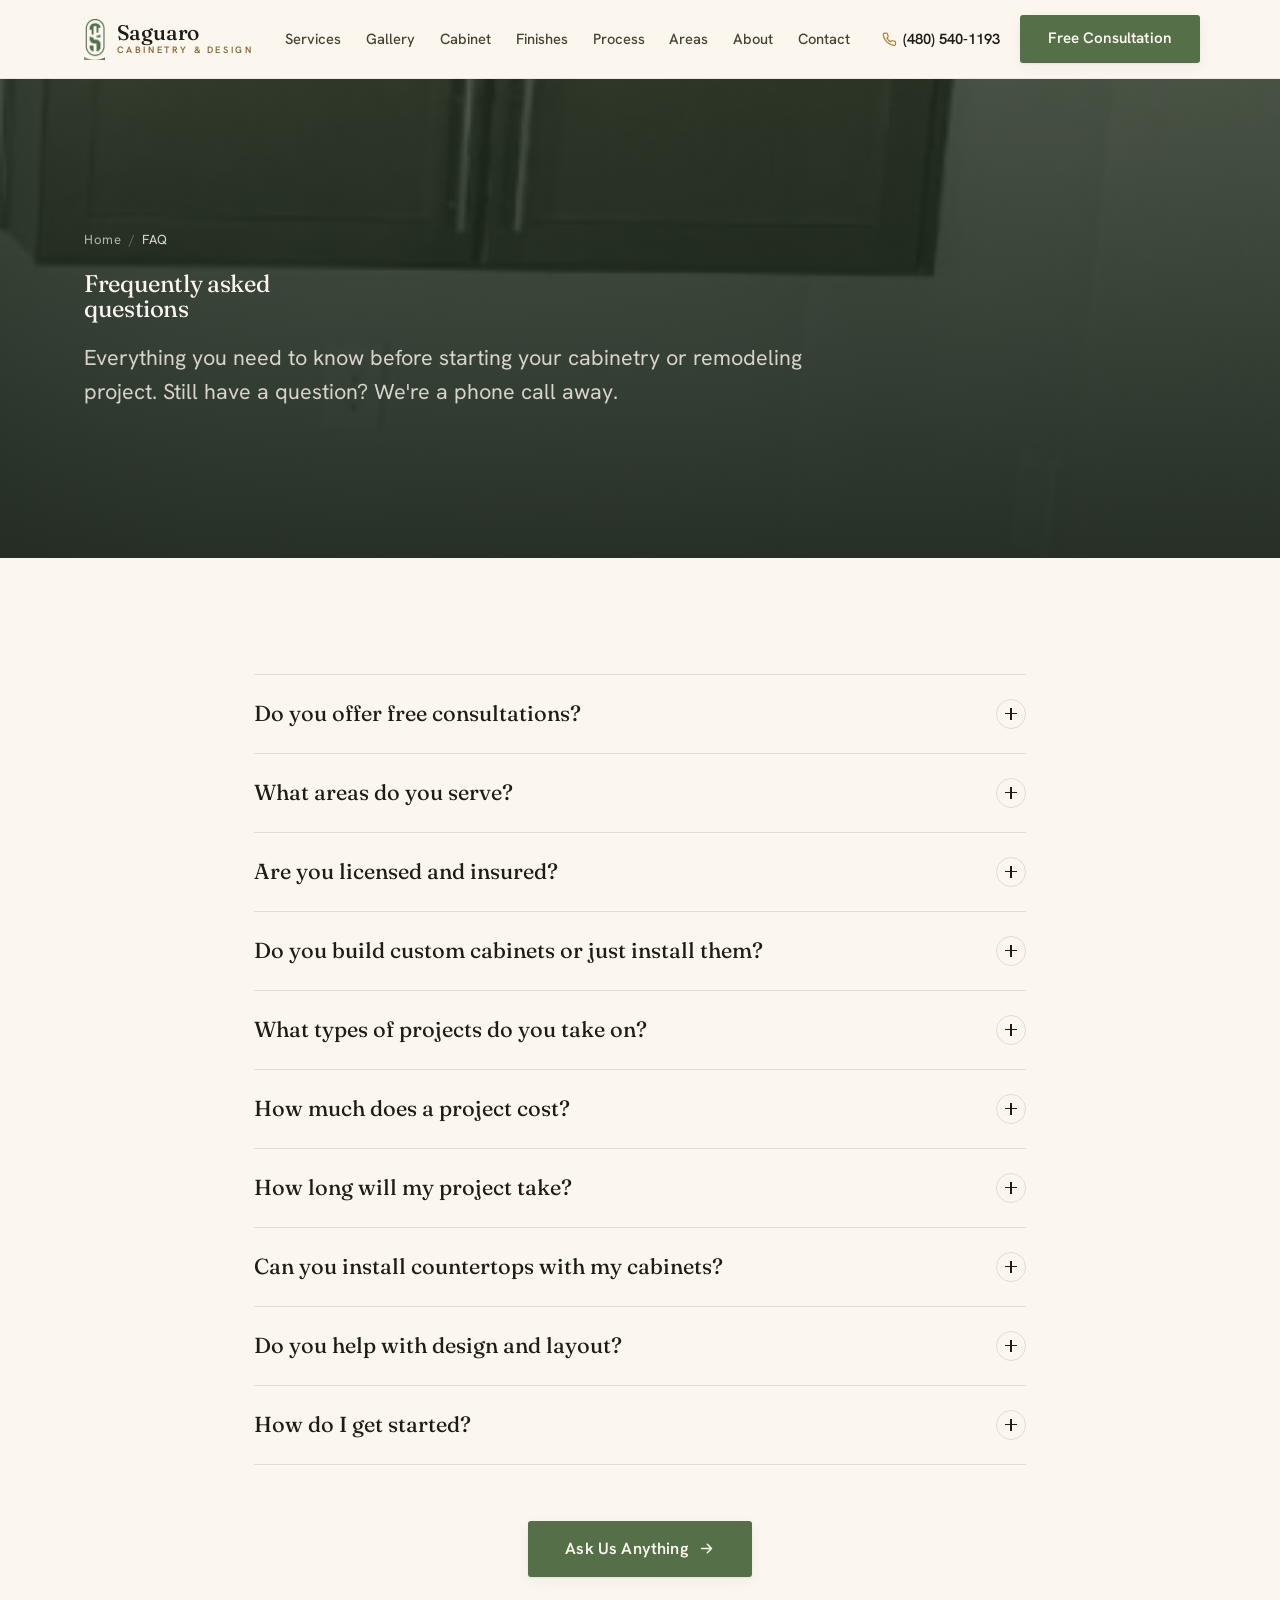
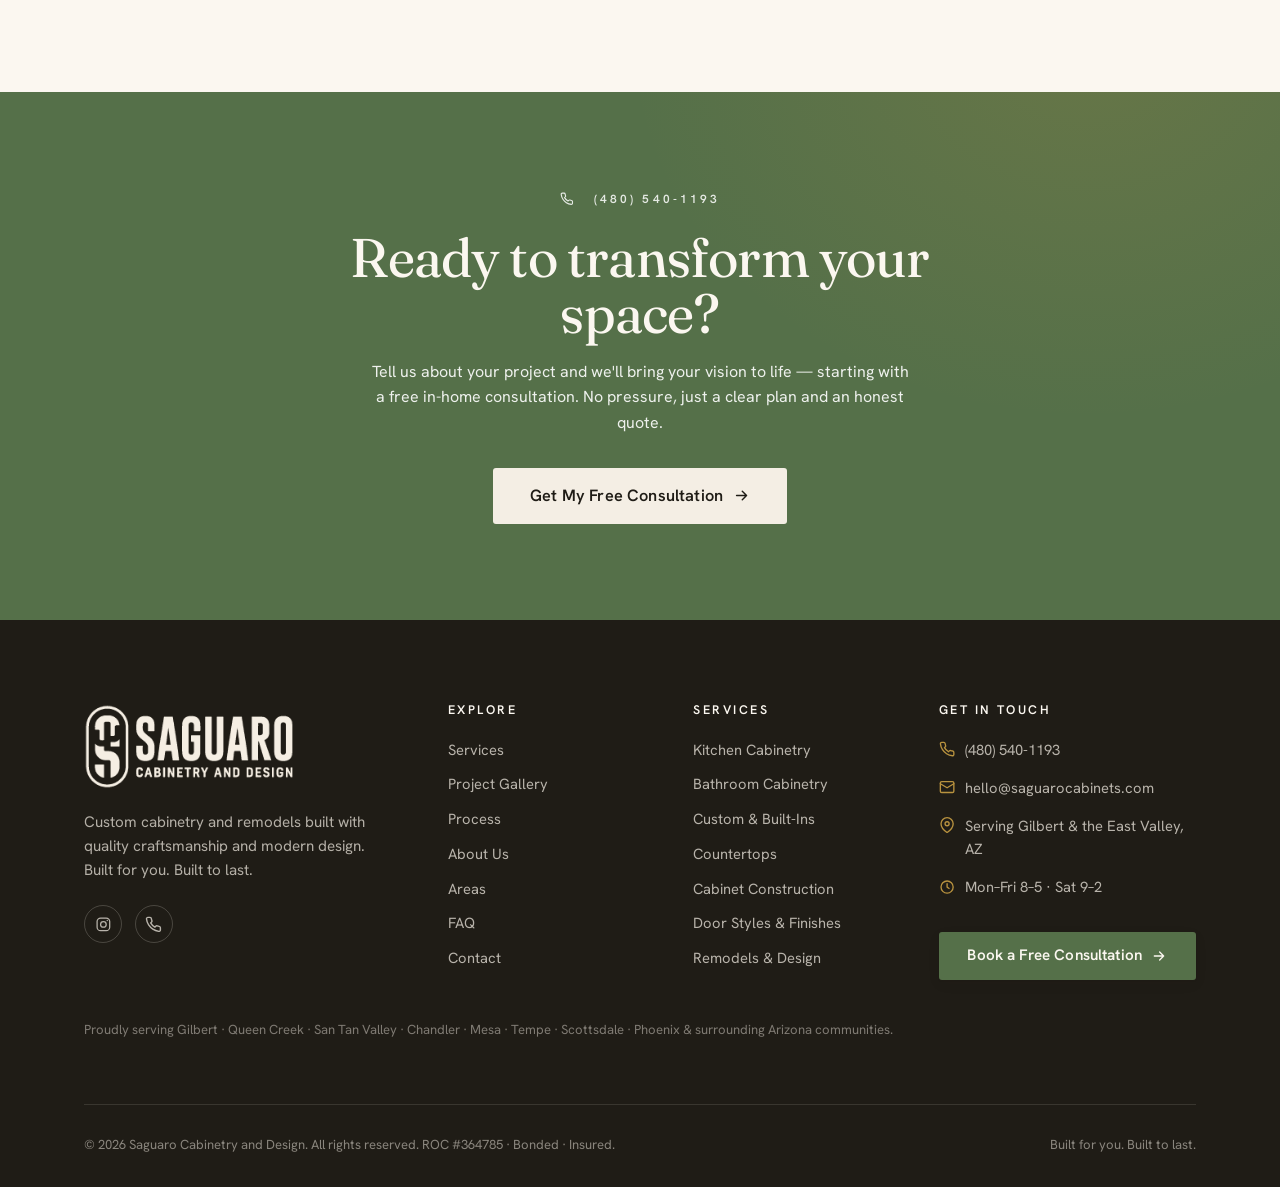
<file: faq.html>
<!DOCTYPE html>
<html lang="en">
<head>
<meta charset="utf-8">
<title>FAQ | Saguaro Cabinetry & Design — Custom Cabinets in the East Valley, AZ</title>
<meta name="viewport" content="width=device-width, initial-scale=1">
<meta name="description" content="Answers to common questions about custom cabinetry, kitchen and bath remodels, pricing, timelines and service areas from Saguaro Cabinetry and Design in Gilbert, AZ.">
<link rel="canonical" href="https://saguarocabinets.com/faq.html">
<meta name="robots" content="index,follow,max-image-preview:large">
<meta name="theme-color" content="#557049">
<meta name="author" content="Saguaro Cabinetry and Design">
<meta name="geo.region" content="US-AZ"><meta name="geo.placename" content="Gilbert, Arizona">
<meta property="og:type" content="website">
<meta property="og:site_name" content="Saguaro Cabinetry and Design">
<meta property="og:title" content="FAQ | Saguaro Cabinetry & Design — Custom Cabinets in the East Valley, AZ">
<meta property="og:description" content="Answers to common questions about custom cabinetry, kitchen and bath remodels, pricing, timelines and service areas from Saguaro Cabinetry and Design in Gilbert, AZ.">
<meta property="og:url" content="https://saguarocabinets.com/faq.html">
<meta property="og:image" content="https://saguarocabinets.com/assets/img/project-espresso-cabinets.jpg">
<meta property="og:locale" content="en_US">
<meta name="twitter:card" content="summary_large_image">
<meta name="twitter:title" content="FAQ | Saguaro Cabinetry & Design — Custom Cabinets in the East Valley, AZ">
<meta name="twitter:description" content="Answers to common questions about custom cabinetry, kitchen and bath remodels, pricing, timelines and service areas from Saguaro Cabinetry and Design in Gilbert, AZ.">
<meta name="twitter:image" content="https://saguarocabinets.com/assets/img/project-espresso-cabinets.jpg">
<link rel="icon" type="image/png" href="assets/img/favicon.png">
<link rel="apple-touch-icon" href="assets/img/favicon.png">
<link rel="preconnect" href="https://fonts.googleapis.com">
<link rel="preconnect" href="https://fonts.gstatic.com" crossorigin>
<link href="https://fonts.googleapis.com/css2?family=Fraunces:opsz,wght@9..144,330;9..144,400;9..144,470;9..144,560&family=Hanken+Grotesk:wght@400;500;600;700&display=swap" rel="stylesheet">
<link rel="stylesheet" href="assets/css/style.css">
<script type="application/ld+json">{"@context":"https://schema.org","@type":"HomeAndConstructionBusiness","@id":"https://saguarocabinets.com/#business","name":"Saguaro Cabinetry and Design","alternateName":"Saguaro Cabinetry","image":"https://saguarocabinets.com/assets/img/project-queencreek-kitchen.jpg","logo":"https://saguarocabinets.com/assets/img/logo-mark.png","url":"https://saguarocabinets.com/","telephone":"(480) 540-1193","email":"hello@saguarocabinets.com","priceRange":"$$-$$$","address":{"@type":"PostalAddress","addressLocality":"Gilbert","addressRegion":"AZ","addressCountry":"US"},"areaServed":[{"@type":"City","name":"Gilbert"},{"@type":"City","name":"Queen Creek"},{"@type":"City","name":"San Tan Valley"},{"@type":"City","name":"Chandler"},{"@type":"City","name":"Mesa"},{"@type":"City","name":"Tempe"},{"@type":"City","name":"Scottsdale"},{"@type":"City","name":"Phoenix"}],"sameAs":["https://www.instagram.com/saguarocabinetry"],"description":"Custom cabinetry, kitchen and bathroom remodels, and countertop installation serving the East Valley and greater Phoenix, Arizona. Built for you. Built to last.","openingHoursSpecification":[{"@type":"OpeningHoursSpecification","dayOfWeek":["Monday","Tuesday","Wednesday","Thursday","Friday"],"opens":"08:00","closes":"17:00"},{"@type":"OpeningHoursSpecification","dayOfWeek":["Saturday"],"opens":"09:00","closes":"14:00"}],"aggregateRating":{"@type":"AggregateRating","ratingValue":"5.0","reviewCount":"27"},"makesOffer":[{"@type":"Offer","itemOffered":{"@type":"Service","name":"Custom Cabinetry"}},{"@type":"Offer","itemOffered":{"@type":"Service","name":"Kitchen Remodeling"}},{"@type":"Offer","itemOffered":{"@type":"Service","name":"Bathroom Remodeling"}},{"@type":"Offer","itemOffered":{"@type":"Service","name":"Cabinet Installation"}},{"@type":"Offer","itemOffered":{"@type":"Service","name":"Countertop Installation"}}]}</script>
<script type="application/ld+json">{"@context":"https://schema.org","@type":"BreadcrumbList","itemListElement":[{"@type":"ListItem","position":1,"name":"Home","item":"https://saguarocabinets.com/index.html"},{"@type":"ListItem","position":2,"name":"FAQ","item":"https://saguarocabinets.com/faq.html"}]}</script>
<script type="application/ld+json">{"@context":"https://schema.org","@type":"FAQPage","mainEntity":[{"@type":"Question","name":"Do you offer free consultations?","acceptedAnswer":{"@type":"Answer","text":"Yes. Every project starts with a free, no-pressure in-home consultation. We look at your space, talk through your goals, take measurements and answer your questions before anything is committed."}},{"@type":"Question","name":"What areas do you serve?","acceptedAnswer":{"@type":"Answer","text":"We serve Gilbert, Queen Creek, San Tan Valley, Chandler, Mesa, Tempe, Scottsdale, Phoenix and surrounding East Valley and Phoenix-metro communities. If you're nearby, just ask."}},{"@type":"Question","name":"Are you licensed and insured?","acceptedAnswer":{"@type":"Answer","text":"Yes \u2014 Saguaro Cabinetry and Design is ROC licensed (ROC #364785), bonded and insured for your protection. We're happy to share details at your consultation."}},{"@type":"Question","name":"Do you build custom cabinets or just install them?","acceptedAnswer":{"@type":"Answer","text":"Both. We design and build custom cabinetry tailored to your space, and we also provide professional installation \u2014 including for cabinets you've already purchased or have on order."}},{"@type":"Question","name":"What types of projects do you take on?","acceptedAnswer":{"@type":"Answer","text":"Kitchen and bathroom remodels, custom cabinetry, entertainment centers and built-ins, laundry and mudrooms, home offices, closets, garage storage and countertop installation."}},{"@type":"Question","name":"How much does a project cost?","acceptedAnswer":{"@type":"Answer","text":"Every project is different, so we provide a clear, detailed quote after seeing your space. We'll work with your goals and budget and give you an honest number \u2014 no surprises."}},{"@type":"Question","name":"How long will my project take?","acceptedAnswer":{"@type":"Answer","text":"It depends on scope, finish selections and material lead times. We'll give you a realistic timeline at your consultation and keep you updated throughout."}},{"@type":"Question","name":"Can you install countertops with my cabinets?","acceptedAnswer":{"@type":"Answer","text":"Yes. Many clients pair new cabinetry with quartz or granite countertops so everything is templated and installed to fit together perfectly. We can also install countertops on their own."}},{"@type":"Question","name":"Do you help with design and layout?","acceptedAnswer":{"@type":"Answer","text":"We do. We help design and lay out new or renovated spaces \u2014 choosing configurations, door styles, finishes and hardware \u2014 so the finished result is both functional and beautiful."}},{"@type":"Question","name":"How do I get started?","acceptedAnswer":{"@type":"Answer","text":"Call us at (480) 540-1193 or fill out the form on our contact page. We'll reach out within one business day to schedule your free consultation."}}]}</script>
</head>
<body>
<header class="site-header">
  <nav class="nav wrap" aria-label="Primary">
    <a class="brand" href="index.html" aria-label="Saguaro Cabinetry and Design — home">
      <img class="brand__mark" src="assets/img/logo-mark.png" alt="" width="22" height="42" loading="eager">
      <span class="brand__name">Saguaro<small>Cabinetry &amp; Design</small></span>
    </a>
    <div class="nav__links" id="menu"><a href="services.html">Services</a><a href="gallery.html">Gallery</a><a href="cabinet.html">Cabinet</a><a href="finishes.html">Finishes</a><a href="process.html">Process</a><a href="areas.html">Areas</a><a href="about.html">About</a><a href="contact.html">Contact</a></div>
    <div class="nav__cta">
      <a class="nav__phone" href="tel:+14805401193"><svg viewBox="0 0 24 24" fill="none" stroke="currentColor" stroke-width="2" stroke-linecap="round" stroke-linejoin="round"><path d="M22 16.92v3a2 2 0 0 1-2.18 2 19.8 19.8 0 0 1-8.63-3.07 19.5 19.5 0 0 1-6-6A19.8 19.8 0 0 1 2.12 4.18 2 2 0 0 1 4.11 2h3a2 2 0 0 1 2 1.72c.13.96.36 1.9.7 2.81a2 2 0 0 1-.45 2.11L8.09 9.91a16 16 0 0 0 6 6l1.27-1.27a2 2 0 0 1 2.11-.45c.91.34 1.85.57 2.81.7A2 2 0 0 1 22 16.92z"/></svg>(480) 540-1193</a>
      <a class="btn btn--primary" href="contact.html">Free Consultation</a>
      <button class="nav__toggle" aria-label="Toggle menu" aria-controls="menu" aria-expanded="false"><span></span><span></span><span></span></button>
    </div>
  </nav>
</header>
<section class="banner">
  <div class="banner__media"><img src="assets/img/project-espresso-cabinets.jpg" alt="" loading="eager"></div>
  <div class="wrap banner__inner">
    <nav class="crumbs" aria-label="Breadcrumb"><a href="index.html">Home</a> <span>/</span> <span style="opacity:.9;color:var(--bone)">FAQ</span></nav>
    <h1 class="reveal in">Frequently asked questions</h1>
    <p class="lead reveal in measure" data-d="1" style="margin-top:1.2rem">Everything you need to know before starting your cabinetry or remodeling project. Still have a question? We're a phone call away.</p>
  </div>
</section>
<section class="section"><div class="wrap" style="max-width:900px"><div class="faq reveal"><div class="faq__item"><button class="faq__q" aria-expanded="false">Do you offer free consultations?<span class="ic"></span></button><div class="faq__a"><p>Yes. Every project starts with a free, no-pressure in-home consultation. We look at your space, talk through your goals, take measurements and answer your questions before anything is committed.</p></div></div><div class="faq__item"><button class="faq__q" aria-expanded="false">What areas do you serve?<span class="ic"></span></button><div class="faq__a"><p>We serve Gilbert, Queen Creek, San Tan Valley, Chandler, Mesa, Tempe, Scottsdale, Phoenix and surrounding East Valley and Phoenix-metro communities. If you're nearby, just ask.</p></div></div><div class="faq__item"><button class="faq__q" aria-expanded="false">Are you licensed and insured?<span class="ic"></span></button><div class="faq__a"><p>Yes — Saguaro Cabinetry and Design is ROC licensed (ROC #364785), bonded and insured for your protection. We're happy to share details at your consultation.</p></div></div><div class="faq__item"><button class="faq__q" aria-expanded="false">Do you build custom cabinets or just install them?<span class="ic"></span></button><div class="faq__a"><p>Both. We design and build custom cabinetry tailored to your space, and we also provide professional installation — including for cabinets you've already purchased or have on order.</p></div></div><div class="faq__item"><button class="faq__q" aria-expanded="false">What types of projects do you take on?<span class="ic"></span></button><div class="faq__a"><p>Kitchen and bathroom remodels, custom cabinetry, entertainment centers and built-ins, laundry and mudrooms, home offices, closets, garage storage and countertop installation.</p></div></div><div class="faq__item"><button class="faq__q" aria-expanded="false">How much does a project cost?<span class="ic"></span></button><div class="faq__a"><p>Every project is different, so we provide a clear, detailed quote after seeing your space. We'll work with your goals and budget and give you an honest number — no surprises.</p></div></div><div class="faq__item"><button class="faq__q" aria-expanded="false">How long will my project take?<span class="ic"></span></button><div class="faq__a"><p>It depends on scope, finish selections and material lead times. We'll give you a realistic timeline at your consultation and keep you updated throughout.</p></div></div><div class="faq__item"><button class="faq__q" aria-expanded="false">Can you install countertops with my cabinets?<span class="ic"></span></button><div class="faq__a"><p>Yes. Many clients pair new cabinetry with quartz or granite countertops so everything is templated and installed to fit together perfectly. We can also install countertops on their own.</p></div></div><div class="faq__item"><button class="faq__q" aria-expanded="false">Do you help with design and layout?<span class="ic"></span></button><div class="faq__a"><p>We do. We help design and lay out new or renovated spaces — choosing configurations, door styles, finishes and hardware — so the finished result is both functional and beautiful.</p></div></div><div class="faq__item"><button class="faq__q" aria-expanded="false">How do I get started?<span class="ic"></span></button><div class="faq__a"><p>Call us at (480) 540-1193 or fill out the form on our contact page. We'll reach out within one business day to schedule your free consultation.</p></div></div></div>
  <div class="center" style="margin-top:clamp(2.5rem,5vw,3.5rem)"><a class="btn btn--primary btn--lg" href="contact.html">Ask Us Anything <svg viewBox="0 0 24 24" fill="none" stroke="currentColor" stroke-width="2" stroke-linecap="round" stroke-linejoin="round"><path d="M5 12h14M13 6l6 6-6 6"/></svg></a></div>
</div></section>
<section class="cta-band">
  <div class="wrap cta-band__inner">
    <span class="eyebrow center" style="color:rgba(255,255,255,.85);justify-content:center"><svg viewBox="0 0 24 24" fill="none" stroke="currentColor" stroke-width="2" stroke-linecap="round" stroke-linejoin="round"><path d="M22 16.92v3a2 2 0 0 1-2.18 2 19.8 19.8 0 0 1-8.63-3.07 19.5 19.5 0 0 1-6-6A19.8 19.8 0 0 1 2.12 4.18 2 2 0 0 1 4.11 2h3a2 2 0 0 1 2 1.72c.13.96.36 1.9.7 2.81a2 2 0 0 1-.45 2.11L8.09 9.91a16 16 0 0 0 6 6l1.27-1.27a2 2 0 0 1 2.11-.45c.91.34 1.85.57 2.81.7A2 2 0 0 1 22 16.92z"/></svg>&nbsp; (480) 540-1193</span>
    <h2 class="reveal" style="margin-top:1rem">Ready to transform your space?</h2>
    <p class="reveal measure" data-d="1">Tell us about your project and we'll bring your vision to life — starting with a free in-home consultation. No pressure, just a clear plan and an honest quote.</p>
    <a class="btn btn--light btn--lg reveal" data-d="2" href="contact.html">Get My Free Consultation <svg viewBox="0 0 24 24" fill="none" stroke="currentColor" stroke-width="2" stroke-linecap="round" stroke-linejoin="round"><path d="M5 12h14M13 6l6 6-6 6"/></svg></a>
  </div>
</section>
<footer class="site-footer">
  <div class="wrap">
    <div class="footer-grid">
      <div class="footer-brand">
        <img src="assets/img/logo-full-cream.png" alt="Saguaro Cabinetry and Design" width="210" style="height:auto;margin-bottom:1.3rem">
        <p style="max-width:34ch;font-size:.95rem;color:rgba(244,238,228,.7)">Custom cabinetry and remodels built with quality craftsmanship and modern design. Built for you. Built to last.</p>
        <div class="social">
          <a href="https://www.instagram.com/saguarocabinetry" aria-label="Instagram" target="_blank" rel="noopener"><svg viewBox="0 0 24 24" fill="none" stroke="currentColor" stroke-width="1.8"><rect x="3" y="3" width="18" height="18" rx="5"/><circle cx="12" cy="12" r="4"/><circle cx="17.5" cy="6.5" r="1" fill="currentColor" stroke="none"/></svg></a>
          <a href="tel:+14805401193" aria-label="Call us"><svg viewBox="0 0 24 24" fill="none" stroke="currentColor" stroke-width="2" stroke-linecap="round" stroke-linejoin="round"><path d="M22 16.92v3a2 2 0 0 1-2.18 2 19.8 19.8 0 0 1-8.63-3.07 19.5 19.5 0 0 1-6-6A19.8 19.8 0 0 1 2.12 4.18 2 2 0 0 1 4.11 2h3a2 2 0 0 1 2 1.72c.13.96.36 1.9.7 2.81a2 2 0 0 1-.45 2.11L8.09 9.91a16 16 0 0 0 6 6l1.27-1.27a2 2 0 0 1 2.11-.45c.91.34 1.85.57 2.81.7A2 2 0 0 1 22 16.92z"/></svg></a>
        </div>
      </div>
      <div><h4>Explore</h4><ul class="footer-links"><li><a href="services.html">Services</a></li><li><a href="gallery.html">Project Gallery</a></li><li><a href="process.html">Process</a></li><li><a href="about.html">About Us</a></li><li><a href="areas.html">Areas</a></li><li><a href="faq.html">FAQ</a></li><li><a href="contact.html">Contact</a></li></ul></div>
      <div><h4>Services</h4><ul class="footer-links"><li><a href="kitchens.html">Kitchen Cabinetry</a></li><li><a href="bathrooms.html">Bathroom Cabinetry</a></li><li><a href="custom-cabinetry.html">Custom &amp; Built-Ins</a></li><li><a href="countertops.html">Countertops</a></li><li><a href="cabinet.html">Cabinet Construction</a></li><li><a href="finishes.html">Door Styles &amp; Finishes</a></li><li><a href="services.html">Remodels &amp; Design</a></li></ul></div>
      <div>
        <h4>Get in touch</h4>
        <ul class="footer-contact">
          <li><svg viewBox="0 0 24 24" fill="none" stroke="currentColor" stroke-width="2" stroke-linecap="round" stroke-linejoin="round"><path d="M22 16.92v3a2 2 0 0 1-2.18 2 19.8 19.8 0 0 1-8.63-3.07 19.5 19.5 0 0 1-6-6A19.8 19.8 0 0 1 2.12 4.18 2 2 0 0 1 4.11 2h3a2 2 0 0 1 2 1.72c.13.96.36 1.9.7 2.81a2 2 0 0 1-.45 2.11L8.09 9.91a16 16 0 0 0 6 6l1.27-1.27a2 2 0 0 1 2.11-.45c.91.34 1.85.57 2.81.7A2 2 0 0 1 22 16.92z"/></svg><a href="tel:+14805401193">(480) 540-1193</a></li>
          <li><svg viewBox="0 0 24 24" fill="none" stroke="currentColor" stroke-width="2" stroke-linecap="round" stroke-linejoin="round"><rect x="2" y="4" width="20" height="16" rx="2"/><path d="m22 7-10 6L2 7"/></svg><a href="mailto:hello@saguarocabinets.com">hello@saguarocabinets.com</a></li>
          <li><svg viewBox="0 0 24 24" fill="none" stroke="currentColor" stroke-width="2" stroke-linecap="round" stroke-linejoin="round"><path d="M21 10c0 7-9 13-9 13s-9-6-9-13a9 9 0 0 1 18 0z"/><circle cx="12" cy="10" r="3"/></svg><span>Serving Gilbert &amp; the East Valley, AZ</span></li>
          <li><svg viewBox="0 0 24 24" fill="none" stroke="currentColor" stroke-width="2" stroke-linecap="round" stroke-linejoin="round"><circle cx="12" cy="12" r="9"/><path d="M12 7v5l3 2"/></svg><span>Mon–Fri 8–5 · Sat 9–2</span></li>
        </ul>
        <a class="btn btn--primary" href="contact.html" style="margin-top:1.2rem">Book a Free Consultation <svg viewBox="0 0 24 24" fill="none" stroke="currentColor" stroke-width="2" stroke-linecap="round" stroke-linejoin="round"><path d="M5 12h14M13 6l6 6-6 6"/></svg></a>
      </div>
    </div>
    <p style="margin-top:2.4rem;font-size:.82rem;color:rgba(244,238,228,.45);max-width:none">Proudly serving Gilbert · Queen Creek · San Tan Valley · Chandler · Mesa · Tempe · Scottsdale · Phoenix &amp; surrounding Arizona communities.</p>
    <div class="footer-bottom">
      <span>&copy; <span id="yr">2025</span> Saguaro Cabinetry and Design. All rights reserved. ROC #364785 · Bonded · Insured.</span>
      <span>Built for you. Built to last.</span>
    </div>
  </div>
</footer>
<script src="assets/js/main.js" defer></script>
</body></html>
</file>
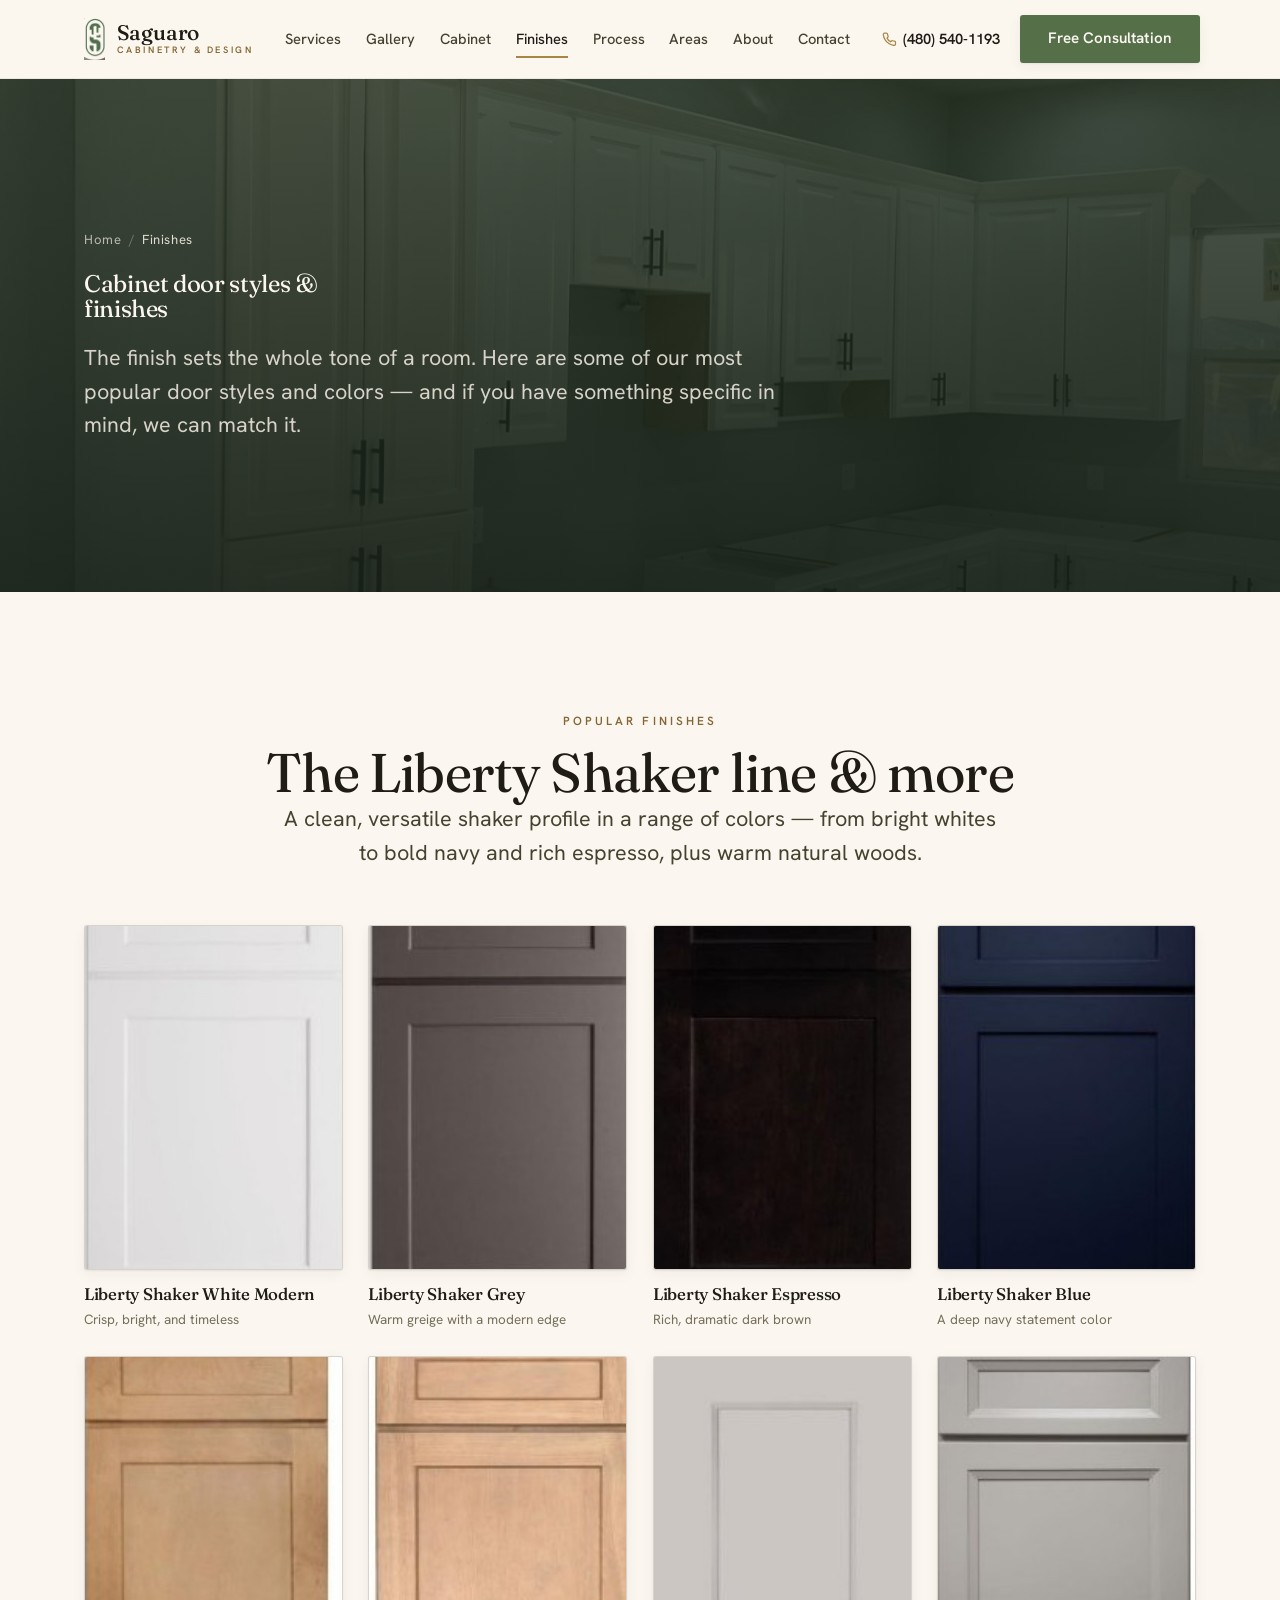
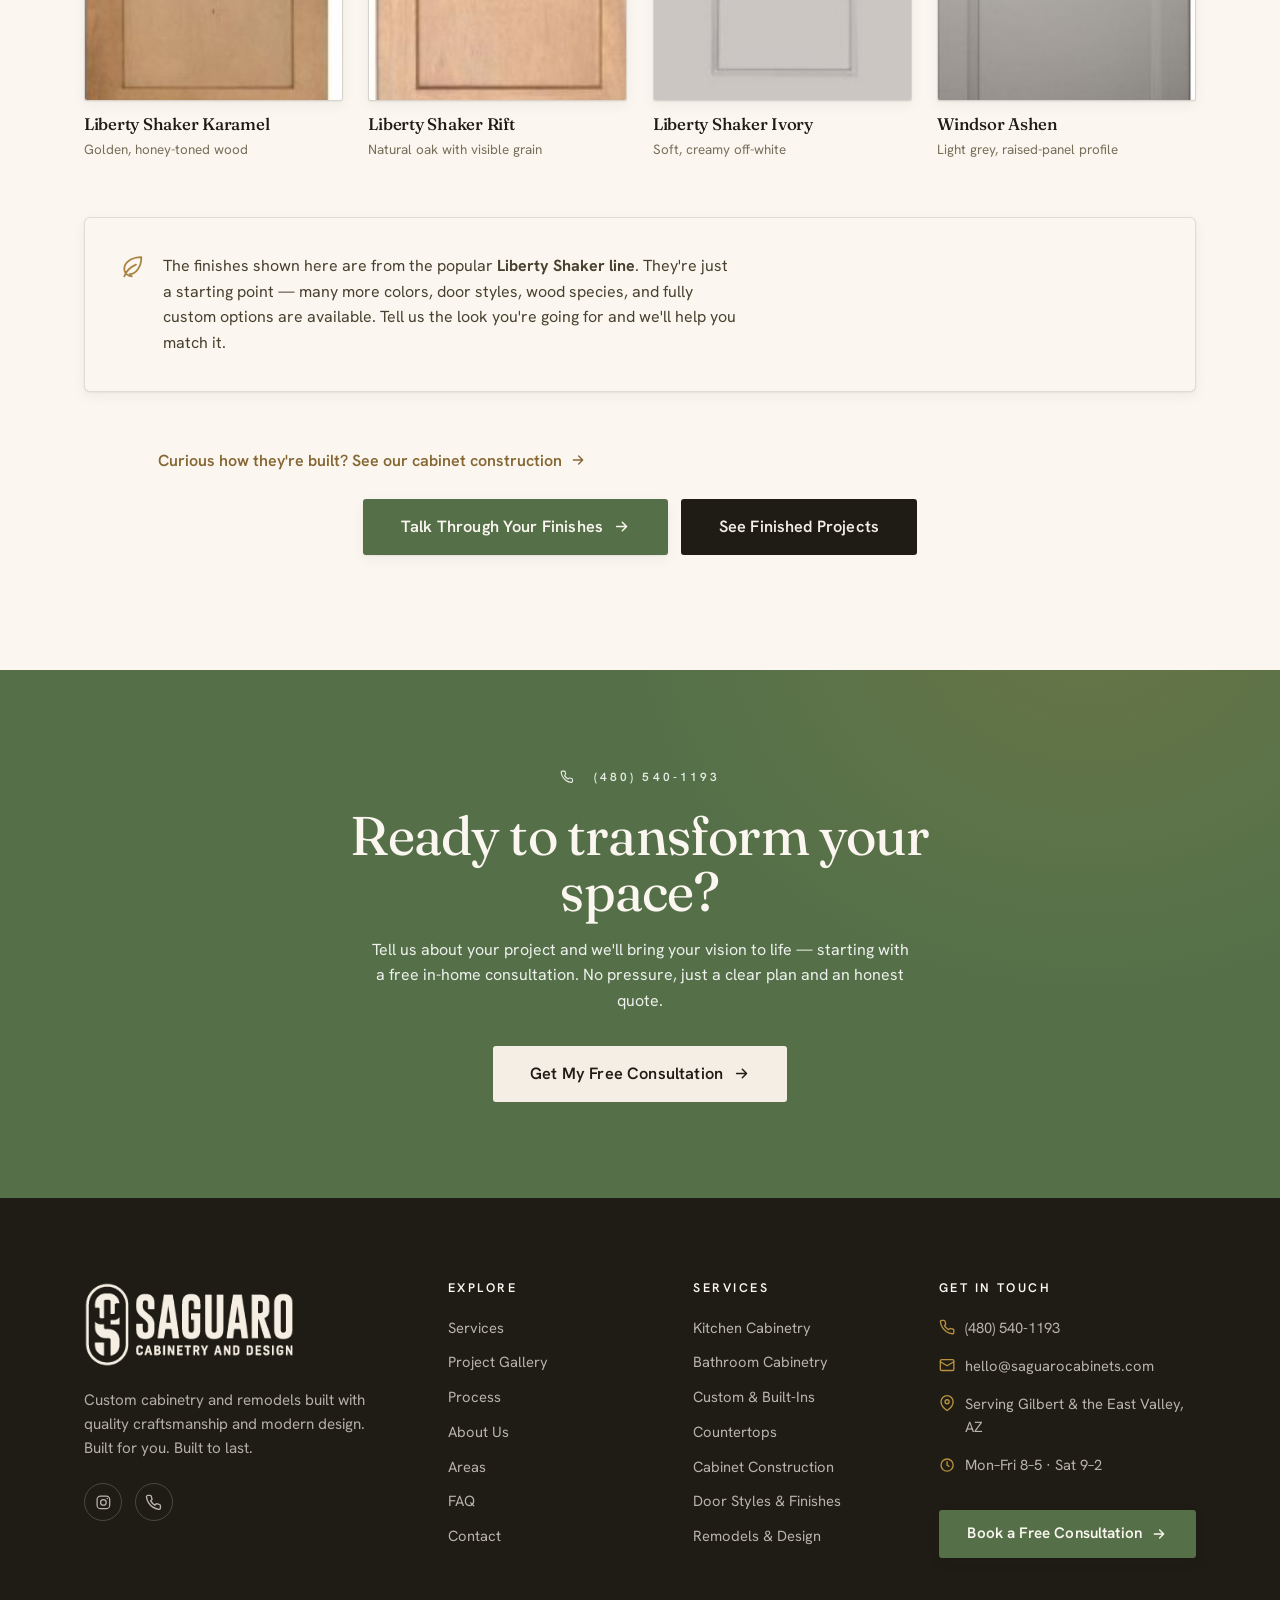
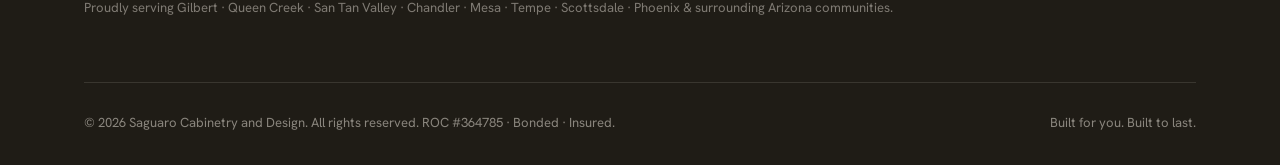
<file: finishes.html>
<!DOCTYPE html>
<html lang="en">
<head>
<meta charset="utf-8">
<title>Cabinet Door Styles & Finishes | Saguaro Cabinetry & Design</title>
<meta name="viewport" content="width=device-width, initial-scale=1">
<meta name="description" content="Explore popular cabinet door styles and finishes — shaker white, grey, espresso, navy blue, karamel, rift, ivory and more — from Saguaro Cabinetry and Design in Gilbert, AZ. Custom colors available.">
<link rel="canonical" href="https://saguarocabinets.com/finishes.html">
<meta name="robots" content="index,follow,max-image-preview:large">
<meta name="theme-color" content="#557049">
<meta name="author" content="Saguaro Cabinetry and Design">
<meta name="geo.region" content="US-AZ"><meta name="geo.placename" content="Gilbert, Arizona">
<meta property="og:type" content="website">
<meta property="og:site_name" content="Saguaro Cabinetry and Design">
<meta property="og:title" content="Cabinet Door Styles & Finishes | Saguaro Cabinetry & Design">
<meta property="og:description" content="Explore popular cabinet door styles and finishes — shaker white, grey, espresso, navy blue, karamel, rift, ivory and more — from Saguaro Cabinetry and Design in Gilbert, AZ. Custom colors available.">
<meta property="og:url" content="https://saguarocabinets.com/finishes.html">
<meta property="og:image" content="https://saguarocabinets.com/assets/img/swatch-espresso.jpg">
<meta property="og:locale" content="en_US">
<meta name="twitter:card" content="summary_large_image">
<meta name="twitter:title" content="Cabinet Door Styles & Finishes | Saguaro Cabinetry & Design">
<meta name="twitter:description" content="Explore popular cabinet door styles and finishes — shaker white, grey, espresso, navy blue, karamel, rift, ivory and more — from Saguaro Cabinetry and Design in Gilbert, AZ. Custom colors available.">
<meta name="twitter:image" content="https://saguarocabinets.com/assets/img/swatch-espresso.jpg">
<link rel="icon" type="image/png" href="assets/img/favicon.png">
<link rel="apple-touch-icon" href="assets/img/favicon.png">
<link rel="preconnect" href="https://fonts.googleapis.com">
<link rel="preconnect" href="https://fonts.gstatic.com" crossorigin>
<link href="https://fonts.googleapis.com/css2?family=Fraunces:opsz,wght@9..144,330;9..144,400;9..144,470;9..144,560&family=Hanken+Grotesk:wght@400;500;600;700&display=swap" rel="stylesheet">
<link rel="stylesheet" href="assets/css/style.css">
<script type="application/ld+json">{"@context":"https://schema.org","@type":"HomeAndConstructionBusiness","@id":"https://saguarocabinets.com/#business","name":"Saguaro Cabinetry and Design","alternateName":"Saguaro Cabinetry","image":"https://saguarocabinets.com/assets/img/project-queencreek-kitchen.jpg","logo":"https://saguarocabinets.com/assets/img/logo-mark.png","url":"https://saguarocabinets.com/","telephone":"(480) 540-1193","email":"hello@saguarocabinets.com","priceRange":"$$-$$$","address":{"@type":"PostalAddress","addressLocality":"Gilbert","addressRegion":"AZ","addressCountry":"US"},"areaServed":[{"@type":"City","name":"Gilbert"},{"@type":"City","name":"Queen Creek"},{"@type":"City","name":"San Tan Valley"},{"@type":"City","name":"Chandler"},{"@type":"City","name":"Mesa"},{"@type":"City","name":"Tempe"},{"@type":"City","name":"Scottsdale"},{"@type":"City","name":"Phoenix"}],"sameAs":["https://www.instagram.com/saguarocabinetry"],"description":"Custom cabinetry, kitchen and bathroom remodels, and countertop installation serving the East Valley and greater Phoenix, Arizona. Built for you. Built to last.","openingHoursSpecification":[{"@type":"OpeningHoursSpecification","dayOfWeek":["Monday","Tuesday","Wednesday","Thursday","Friday"],"opens":"08:00","closes":"17:00"},{"@type":"OpeningHoursSpecification","dayOfWeek":["Saturday"],"opens":"09:00","closes":"14:00"}],"aggregateRating":{"@type":"AggregateRating","ratingValue":"5.0","reviewCount":"27"},"makesOffer":[{"@type":"Offer","itemOffered":{"@type":"Service","name":"Custom Cabinetry"}},{"@type":"Offer","itemOffered":{"@type":"Service","name":"Kitchen Remodeling"}},{"@type":"Offer","itemOffered":{"@type":"Service","name":"Bathroom Remodeling"}},{"@type":"Offer","itemOffered":{"@type":"Service","name":"Cabinet Installation"}},{"@type":"Offer","itemOffered":{"@type":"Service","name":"Countertop Installation"}}]}</script>
<script type="application/ld+json">{"@context":"https://schema.org","@type":"BreadcrumbList","itemListElement":[{"@type":"ListItem","position":1,"name":"Home","item":"https://saguarocabinets.com/index.html"},{"@type":"ListItem","position":2,"name":"Finishes","item":"https://saguarocabinets.com/finishes.html"}]}</script>
<script type="application/ld+json">{"@context":"https://schema.org","@type":"ItemList","name":"Cabinet Door Styles & Finishes","itemListElement":[{"@type":"ListItem","position":1,"name":"Liberty Shaker White Modern"},{"@type":"ListItem","position":2,"name":"Liberty Shaker Grey"},{"@type":"ListItem","position":3,"name":"Liberty Shaker Espresso"},{"@type":"ListItem","position":4,"name":"Liberty Shaker Blue"},{"@type":"ListItem","position":5,"name":"Liberty Shaker Karamel"},{"@type":"ListItem","position":6,"name":"Liberty Shaker Rift"},{"@type":"ListItem","position":7,"name":"Liberty Shaker Ivory"},{"@type":"ListItem","position":8,"name":"Windsor Ashen"}]}</script>
</head>
<body>
<header class="site-header">
  <nav class="nav wrap" aria-label="Primary">
    <a class="brand" href="index.html" aria-label="Saguaro Cabinetry and Design — home">
      <img class="brand__mark" src="assets/img/logo-mark.png" alt="" width="22" height="42" loading="eager">
      <span class="brand__name">Saguaro<small>Cabinetry &amp; Design</small></span>
    </a>
    <div class="nav__links" id="menu"><a href="services.html">Services</a><a href="gallery.html">Gallery</a><a href="cabinet.html">Cabinet</a><a href="finishes.html" class="active">Finishes</a><a href="process.html">Process</a><a href="areas.html">Areas</a><a href="about.html">About</a><a href="contact.html">Contact</a></div>
    <div class="nav__cta">
      <a class="nav__phone" href="tel:+14805401193"><svg viewBox="0 0 24 24" fill="none" stroke="currentColor" stroke-width="2" stroke-linecap="round" stroke-linejoin="round"><path d="M22 16.92v3a2 2 0 0 1-2.18 2 19.8 19.8 0 0 1-8.63-3.07 19.5 19.5 0 0 1-6-6A19.8 19.8 0 0 1 2.12 4.18 2 2 0 0 1 4.11 2h3a2 2 0 0 1 2 1.72c.13.96.36 1.9.7 2.81a2 2 0 0 1-.45 2.11L8.09 9.91a16 16 0 0 0 6 6l1.27-1.27a2 2 0 0 1 2.11-.45c.91.34 1.85.57 2.81.7A2 2 0 0 1 22 16.92z"/></svg>(480) 540-1193</a>
      <a class="btn btn--primary" href="contact.html">Free Consultation</a>
      <button class="nav__toggle" aria-label="Toggle menu" aria-controls="menu" aria-expanded="false"><span></span><span></span><span></span></button>
    </div>
  </nav>
</header>
<section class="banner">
  <div class="banner__media"><img src="assets/img/project-queencreek-kitchen.jpg" alt="" loading="eager"></div>
  <div class="wrap banner__inner">
    <nav class="crumbs" aria-label="Breadcrumb"><a href="index.html">Home</a> <span>/</span> <span style="opacity:.9;color:var(--bone)">Finishes</span></nav>
    <h1 class="reveal in">Cabinet door styles &amp; finishes</h1>
    <p class="lead reveal in measure" data-d="1" style="margin-top:1.2rem">The finish sets the whole tone of a room. Here are some of our most popular door styles and colors — and if you have something specific in mind, we can match it.</p>
  </div>
</section>
<section class="section">
  <div class="wrap">
    <div class="center stack-sm reveal" style="margin-bottom:clamp(2.5rem,5vw,3.5rem)">
      <span class="eyebrow center">Popular finishes</span>
      <h2>The Liberty Shaker line &amp; more</h2>
      <p class="lead measure" style="margin:0 auto">A clean, versatile shaker profile in a range of colors — from bright whites to bold navy and rich espresso, plus warm natural woods.</p>
    </div>
    <div class="swatch-grid"><div class="swatch reveal" data-d="0"><div class="swatch__img"><img src="assets/img/swatch-white-modern.jpg" alt="Liberty Shaker White Modern cabinet door sample" loading="lazy"></div><h3>Liberty Shaker White Modern</h3><span>Crisp, bright, and timeless</span></div><div class="swatch reveal" data-d="1"><div class="swatch__img"><img src="assets/img/swatch-grey.jpg" alt="Liberty Shaker Grey cabinet door sample" loading="lazy"></div><h3>Liberty Shaker Grey</h3><span>Warm greige with a modern edge</span></div><div class="swatch reveal" data-d="2"><div class="swatch__img"><img src="assets/img/swatch-espresso.jpg" alt="Liberty Shaker Espresso cabinet door sample" loading="lazy"></div><h3>Liberty Shaker Espresso</h3><span>Rich, dramatic dark brown</span></div><div class="swatch reveal" data-d="3"><div class="swatch__img"><img src="assets/img/swatch-blue.jpg" alt="Liberty Shaker Blue cabinet door sample" loading="lazy"></div><h3>Liberty Shaker Blue</h3><span>A deep navy statement color</span></div><div class="swatch reveal" data-d="0"><div class="swatch__img"><img src="assets/img/swatch-karamel.jpg" alt="Liberty Shaker Karamel cabinet door sample" loading="lazy"></div><h3>Liberty Shaker Karamel</h3><span>Golden, honey-toned wood</span></div><div class="swatch reveal" data-d="1"><div class="swatch__img"><img src="assets/img/swatch-rift.jpg" alt="Liberty Shaker Rift cabinet door sample" loading="lazy"></div><h3>Liberty Shaker Rift</h3><span>Natural oak with visible grain</span></div><div class="swatch reveal" data-d="2"><div class="swatch__img"><img src="assets/img/swatch-ivory.jpg" alt="Liberty Shaker Ivory cabinet door sample" loading="lazy"></div><h3>Liberty Shaker Ivory</h3><span>Soft, creamy off-white</span></div><div class="swatch reveal" data-d="3"><div class="swatch__img"><img src="assets/img/swatch-windsor-ashen.jpg" alt="Windsor Ashen cabinet door sample" loading="lazy"></div><h3>Windsor Ashen</h3><span>Light grey, raised-panel profile</span></div></div>
    <div class="finish-note reveal" style="margin-top:clamp(2.5rem,5vw,3.5rem)">
      <svg viewBox="0 0 24 24" fill="none" stroke="currentColor" stroke-width="1.7" stroke-linecap="round" stroke-linejoin="round"><path d="M11 20A7 7 0 0 1 4 13c0-6 7-11 16-11 0 9-5 16-11 16zM4 20c2-5 6-9 11-11"/></svg>
      <p style="margin:0;color:var(--ink-soft)">The finishes shown here are from the popular <b>Liberty Shaker line</b>. They're just a starting point — many more colors, door styles, wood species, and fully custom options are available. Tell us the look you're going for and we'll help you match it.</p>
    </div>
    <div class="center" style="margin-top:clamp(2.5rem,5vw,3.5rem)">
      <p style="margin-bottom:1.4rem"><a class="link-arrow" href="cabinet.html">Curious how they're built? See our cabinet construction <svg viewBox="0 0 24 24" fill="none" stroke="currentColor" stroke-width="2" stroke-linecap="round" stroke-linejoin="round"><path d="M5 12h14M13 6l6 6-6 6"/></svg></a></p>
      <a class="btn btn--primary btn--lg" href="contact.html">Talk Through Your Finishes <svg viewBox="0 0 24 24" fill="none" stroke="currentColor" stroke-width="2" stroke-linecap="round" stroke-linejoin="round"><path d="M5 12h14M13 6l6 6-6 6"/></svg></a>
      <a class="btn btn--dark btn--lg" href="gallery.html" style="margin-left:.6rem">See Finished Projects</a>
    </div>
  </div>
</section>
<section class="cta-band">
  <div class="wrap cta-band__inner">
    <span class="eyebrow center" style="color:rgba(255,255,255,.85);justify-content:center"><svg viewBox="0 0 24 24" fill="none" stroke="currentColor" stroke-width="2" stroke-linecap="round" stroke-linejoin="round"><path d="M22 16.92v3a2 2 0 0 1-2.18 2 19.8 19.8 0 0 1-8.63-3.07 19.5 19.5 0 0 1-6-6A19.8 19.8 0 0 1 2.12 4.18 2 2 0 0 1 4.11 2h3a2 2 0 0 1 2 1.72c.13.96.36 1.9.7 2.81a2 2 0 0 1-.45 2.11L8.09 9.91a16 16 0 0 0 6 6l1.27-1.27a2 2 0 0 1 2.11-.45c.91.34 1.85.57 2.81.7A2 2 0 0 1 22 16.92z"/></svg>&nbsp; (480) 540-1193</span>
    <h2 class="reveal" style="margin-top:1rem">Ready to transform your space?</h2>
    <p class="reveal measure" data-d="1">Tell us about your project and we'll bring your vision to life — starting with a free in-home consultation. No pressure, just a clear plan and an honest quote.</p>
    <a class="btn btn--light btn--lg reveal" data-d="2" href="contact.html">Get My Free Consultation <svg viewBox="0 0 24 24" fill="none" stroke="currentColor" stroke-width="2" stroke-linecap="round" stroke-linejoin="round"><path d="M5 12h14M13 6l6 6-6 6"/></svg></a>
  </div>
</section>
<footer class="site-footer">
  <div class="wrap">
    <div class="footer-grid">
      <div class="footer-brand">
        <img src="assets/img/logo-full-cream.png" alt="Saguaro Cabinetry and Design" width="210" style="height:auto;margin-bottom:1.3rem">
        <p style="max-width:34ch;font-size:.95rem;color:rgba(244,238,228,.7)">Custom cabinetry and remodels built with quality craftsmanship and modern design. Built for you. Built to last.</p>
        <div class="social">
          <a href="https://www.instagram.com/saguarocabinetry" aria-label="Instagram" target="_blank" rel="noopener"><svg viewBox="0 0 24 24" fill="none" stroke="currentColor" stroke-width="1.8"><rect x="3" y="3" width="18" height="18" rx="5"/><circle cx="12" cy="12" r="4"/><circle cx="17.5" cy="6.5" r="1" fill="currentColor" stroke="none"/></svg></a>
          <a href="tel:+14805401193" aria-label="Call us"><svg viewBox="0 0 24 24" fill="none" stroke="currentColor" stroke-width="2" stroke-linecap="round" stroke-linejoin="round"><path d="M22 16.92v3a2 2 0 0 1-2.18 2 19.8 19.8 0 0 1-8.63-3.07 19.5 19.5 0 0 1-6-6A19.8 19.8 0 0 1 2.12 4.18 2 2 0 0 1 4.11 2h3a2 2 0 0 1 2 1.72c.13.96.36 1.9.7 2.81a2 2 0 0 1-.45 2.11L8.09 9.91a16 16 0 0 0 6 6l1.27-1.27a2 2 0 0 1 2.11-.45c.91.34 1.85.57 2.81.7A2 2 0 0 1 22 16.92z"/></svg></a>
        </div>
      </div>
      <div><h4>Explore</h4><ul class="footer-links"><li><a href="services.html">Services</a></li><li><a href="gallery.html">Project Gallery</a></li><li><a href="process.html">Process</a></li><li><a href="about.html">About Us</a></li><li><a href="areas.html">Areas</a></li><li><a href="faq.html">FAQ</a></li><li><a href="contact.html">Contact</a></li></ul></div>
      <div><h4>Services</h4><ul class="footer-links"><li><a href="kitchens.html">Kitchen Cabinetry</a></li><li><a href="bathrooms.html">Bathroom Cabinetry</a></li><li><a href="custom-cabinetry.html">Custom &amp; Built-Ins</a></li><li><a href="countertops.html">Countertops</a></li><li><a href="cabinet.html">Cabinet Construction</a></li><li><a href="finishes.html">Door Styles &amp; Finishes</a></li><li><a href="services.html">Remodels &amp; Design</a></li></ul></div>
      <div>
        <h4>Get in touch</h4>
        <ul class="footer-contact">
          <li><svg viewBox="0 0 24 24" fill="none" stroke="currentColor" stroke-width="2" stroke-linecap="round" stroke-linejoin="round"><path d="M22 16.92v3a2 2 0 0 1-2.18 2 19.8 19.8 0 0 1-8.63-3.07 19.5 19.5 0 0 1-6-6A19.8 19.8 0 0 1 2.12 4.18 2 2 0 0 1 4.11 2h3a2 2 0 0 1 2 1.72c.13.96.36 1.9.7 2.81a2 2 0 0 1-.45 2.11L8.09 9.91a16 16 0 0 0 6 6l1.27-1.27a2 2 0 0 1 2.11-.45c.91.34 1.85.57 2.81.7A2 2 0 0 1 22 16.92z"/></svg><a href="tel:+14805401193">(480) 540-1193</a></li>
          <li><svg viewBox="0 0 24 24" fill="none" stroke="currentColor" stroke-width="2" stroke-linecap="round" stroke-linejoin="round"><rect x="2" y="4" width="20" height="16" rx="2"/><path d="m22 7-10 6L2 7"/></svg><a href="mailto:hello@saguarocabinets.com">hello@saguarocabinets.com</a></li>
          <li><svg viewBox="0 0 24 24" fill="none" stroke="currentColor" stroke-width="2" stroke-linecap="round" stroke-linejoin="round"><path d="M21 10c0 7-9 13-9 13s-9-6-9-13a9 9 0 0 1 18 0z"/><circle cx="12" cy="10" r="3"/></svg><span>Serving Gilbert &amp; the East Valley, AZ</span></li>
          <li><svg viewBox="0 0 24 24" fill="none" stroke="currentColor" stroke-width="2" stroke-linecap="round" stroke-linejoin="round"><circle cx="12" cy="12" r="9"/><path d="M12 7v5l3 2"/></svg><span>Mon–Fri 8–5 · Sat 9–2</span></li>
        </ul>
        <a class="btn btn--primary" href="contact.html" style="margin-top:1.2rem">Book a Free Consultation <svg viewBox="0 0 24 24" fill="none" stroke="currentColor" stroke-width="2" stroke-linecap="round" stroke-linejoin="round"><path d="M5 12h14M13 6l6 6-6 6"/></svg></a>
      </div>
    </div>
    <p style="margin-top:2.4rem;font-size:.82rem;color:rgba(244,238,228,.45);max-width:none">Proudly serving Gilbert · Queen Creek · San Tan Valley · Chandler · Mesa · Tempe · Scottsdale · Phoenix &amp; surrounding Arizona communities.</p>
    <div class="footer-bottom">
      <span>&copy; <span id="yr">2025</span> Saguaro Cabinetry and Design. All rights reserved. ROC #364785 · Bonded · Insured.</span>
      <span>Built for you. Built to last.</span>
    </div>
  </div>
</footer>
<script src="assets/js/main.js" defer></script>
</body></html>
</file>
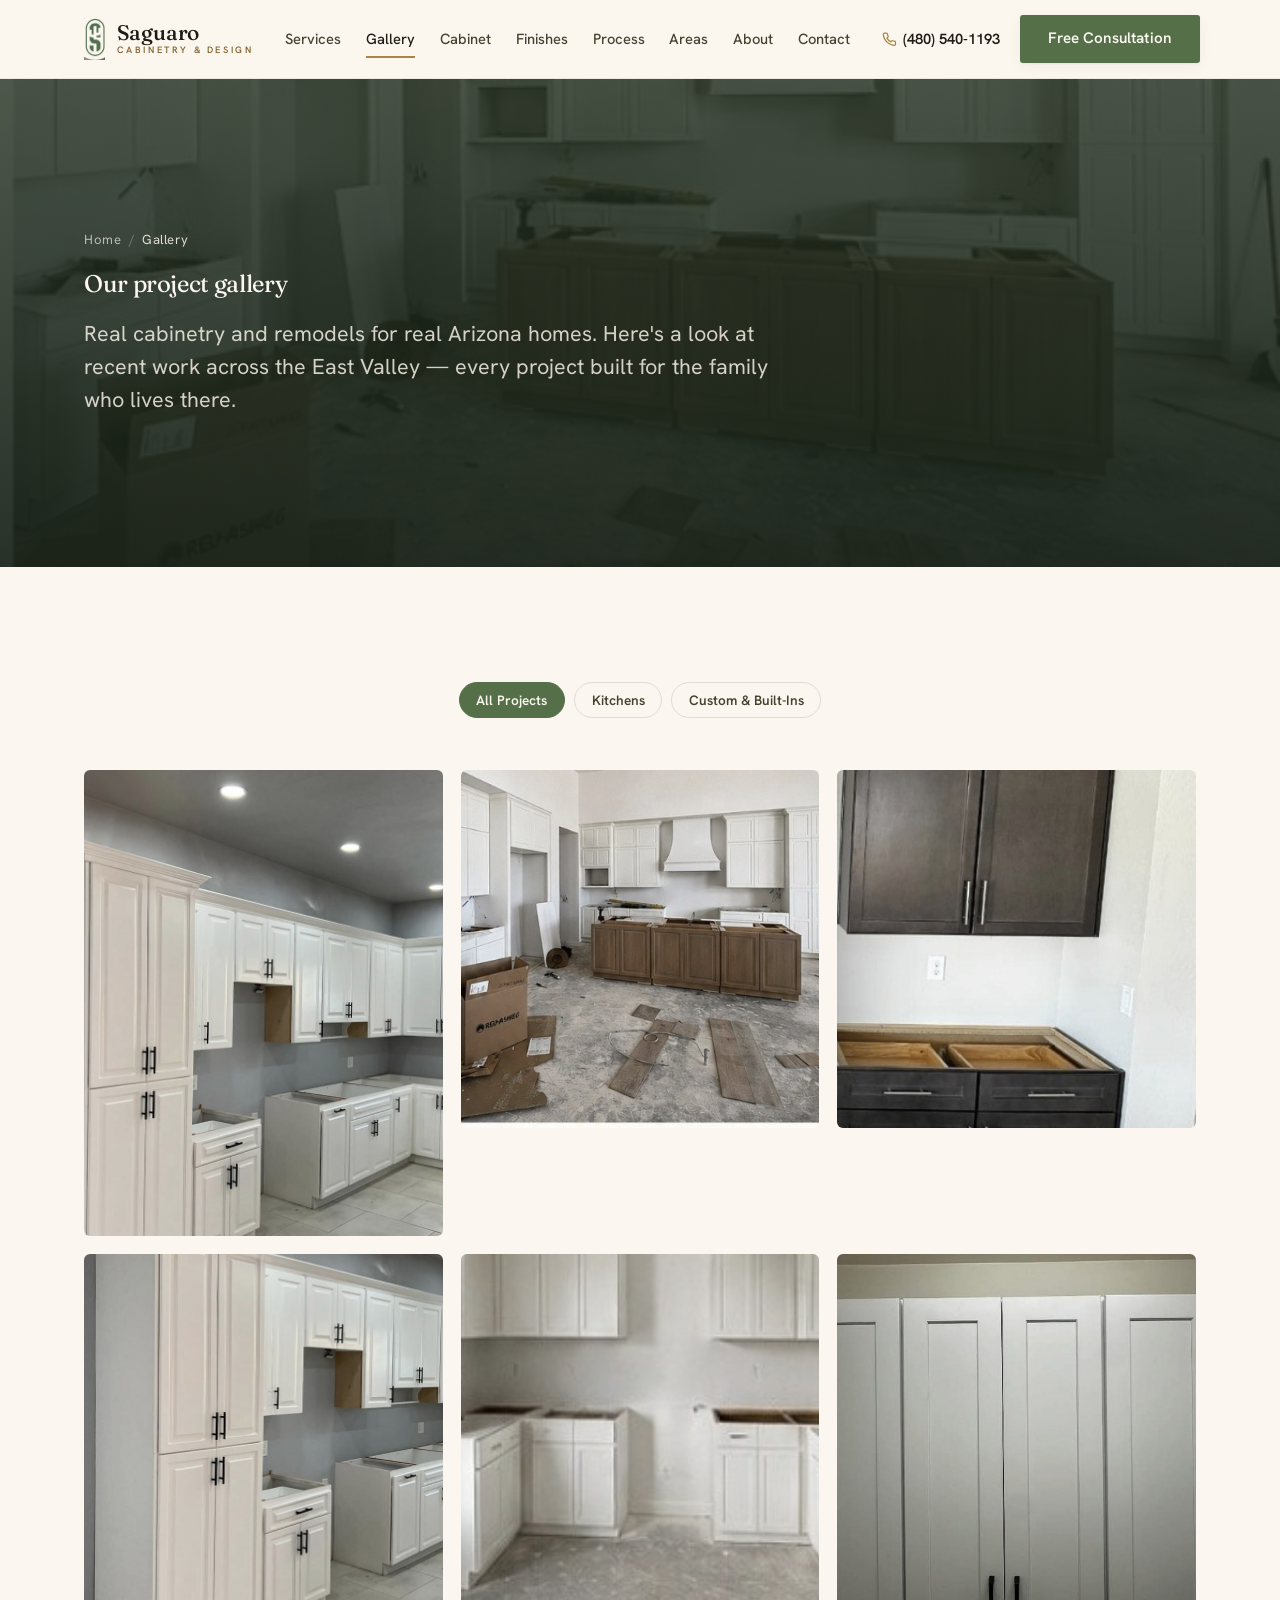
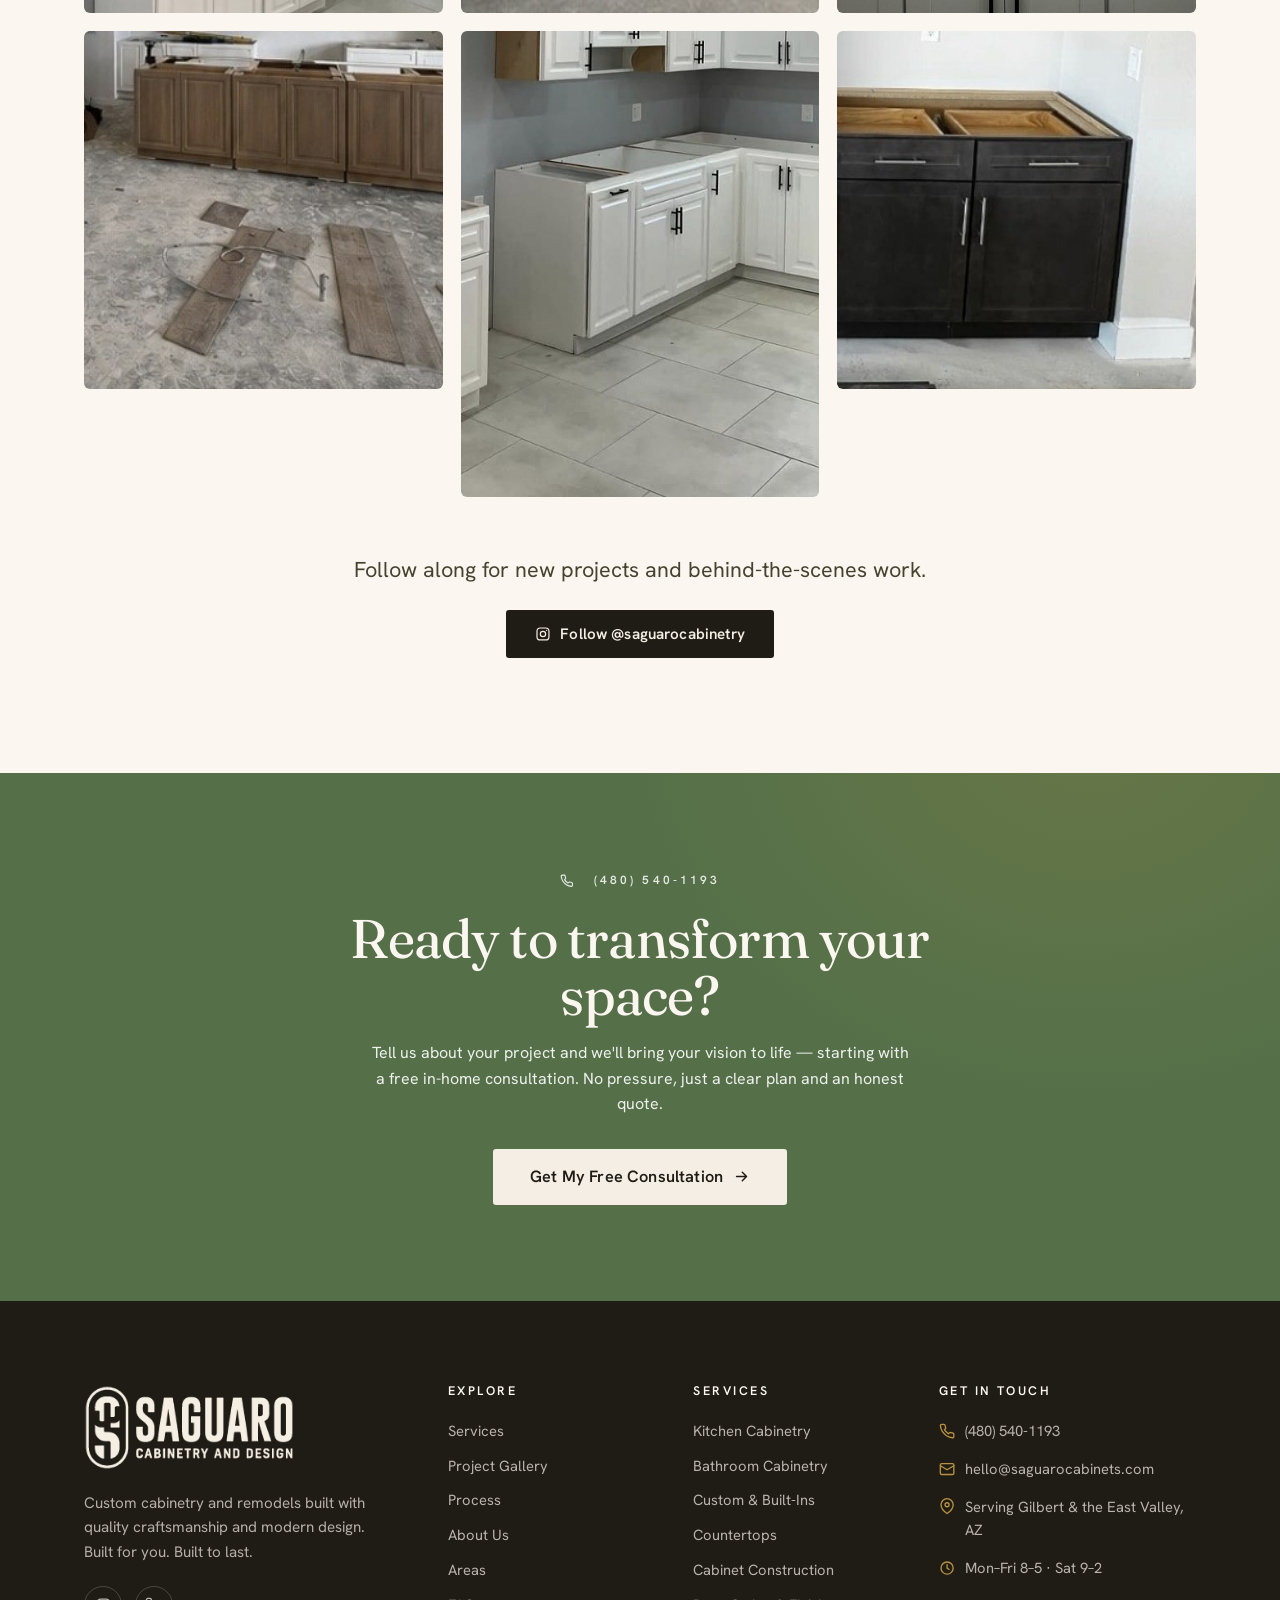
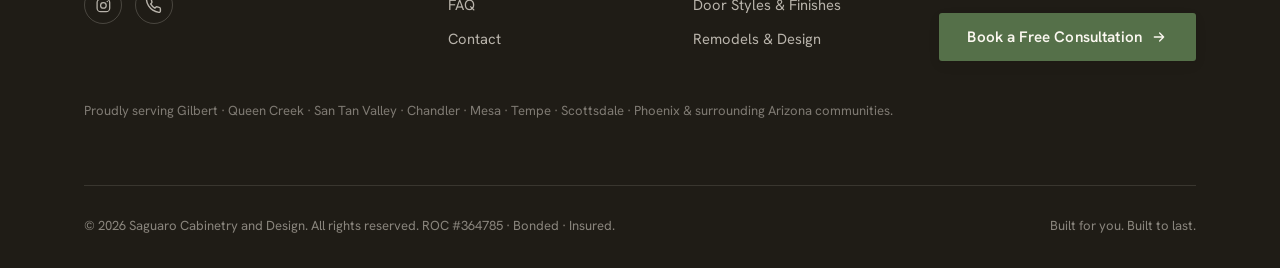
<file: gallery.html>
<!DOCTYPE html>
<html lang="en">
<head>
<meta charset="utf-8">
<title>Project Gallery | Custom Cabinets & Remodels — Saguaro Cabinetry & Design</title>
<meta name="viewport" content="width=device-width, initial-scale=1">
<meta name="description" content="Browse real custom cabinetry, kitchen and bathroom projects by Saguaro Cabinetry and Design across Gilbert, Queen Creek, San Tan Valley and the Phoenix East Valley.">
<link rel="canonical" href="https://saguarocabinets.com/gallery.html">
<meta name="robots" content="index,follow,max-image-preview:large">
<meta name="theme-color" content="#557049">
<meta name="author" content="Saguaro Cabinetry and Design">
<meta name="geo.region" content="US-AZ"><meta name="geo.placename" content="Gilbert, Arizona">
<meta property="og:type" content="website">
<meta property="og:site_name" content="Saguaro Cabinetry and Design">
<meta property="og:title" content="Project Gallery | Custom Cabinets & Remodels — Saguaro Cabinetry & Design">
<meta property="og:description" content="Browse real custom cabinetry, kitchen and bathroom projects by Saguaro Cabinetry and Design across Gilbert, Queen Creek, San Tan Valley and the Phoenix East Valley.">
<meta property="og:url" content="https://saguarocabinets.com/gallery.html">
<meta property="og:image" content="https://saguarocabinets.com/assets/img/project-queencreek-kitchen.jpg">
<meta property="og:locale" content="en_US">
<meta name="twitter:card" content="summary_large_image">
<meta name="twitter:title" content="Project Gallery | Custom Cabinets & Remodels — Saguaro Cabinetry & Design">
<meta name="twitter:description" content="Browse real custom cabinetry, kitchen and bathroom projects by Saguaro Cabinetry and Design across Gilbert, Queen Creek, San Tan Valley and the Phoenix East Valley.">
<meta name="twitter:image" content="https://saguarocabinets.com/assets/img/project-queencreek-kitchen.jpg">
<link rel="icon" type="image/png" href="assets/img/favicon.png">
<link rel="apple-touch-icon" href="assets/img/favicon.png">
<link rel="preconnect" href="https://fonts.googleapis.com">
<link rel="preconnect" href="https://fonts.gstatic.com" crossorigin>
<link href="https://fonts.googleapis.com/css2?family=Fraunces:opsz,wght@9..144,330;9..144,400;9..144,470;9..144,560&family=Hanken+Grotesk:wght@400;500;600;700&display=swap" rel="stylesheet">
<link rel="stylesheet" href="assets/css/style.css">
<script type="application/ld+json">{"@context":"https://schema.org","@type":"HomeAndConstructionBusiness","@id":"https://saguarocabinets.com/#business","name":"Saguaro Cabinetry and Design","alternateName":"Saguaro Cabinetry","image":"https://saguarocabinets.com/assets/img/project-queencreek-kitchen.jpg","logo":"https://saguarocabinets.com/assets/img/logo-mark.png","url":"https://saguarocabinets.com/","telephone":"(480) 540-1193","email":"hello@saguarocabinets.com","priceRange":"$$-$$$","address":{"@type":"PostalAddress","addressLocality":"Gilbert","addressRegion":"AZ","addressCountry":"US"},"areaServed":[{"@type":"City","name":"Gilbert"},{"@type":"City","name":"Queen Creek"},{"@type":"City","name":"San Tan Valley"},{"@type":"City","name":"Chandler"},{"@type":"City","name":"Mesa"},{"@type":"City","name":"Tempe"},{"@type":"City","name":"Scottsdale"},{"@type":"City","name":"Phoenix"}],"sameAs":["https://www.instagram.com/saguarocabinetry"],"description":"Custom cabinetry, kitchen and bathroom remodels, and countertop installation serving the East Valley and greater Phoenix, Arizona. Built for you. Built to last.","openingHoursSpecification":[{"@type":"OpeningHoursSpecification","dayOfWeek":["Monday","Tuesday","Wednesday","Thursday","Friday"],"opens":"08:00","closes":"17:00"},{"@type":"OpeningHoursSpecification","dayOfWeek":["Saturday"],"opens":"09:00","closes":"14:00"}],"aggregateRating":{"@type":"AggregateRating","ratingValue":"5.0","reviewCount":"27"},"makesOffer":[{"@type":"Offer","itemOffered":{"@type":"Service","name":"Custom Cabinetry"}},{"@type":"Offer","itemOffered":{"@type":"Service","name":"Kitchen Remodeling"}},{"@type":"Offer","itemOffered":{"@type":"Service","name":"Bathroom Remodeling"}},{"@type":"Offer","itemOffered":{"@type":"Service","name":"Cabinet Installation"}},{"@type":"Offer","itemOffered":{"@type":"Service","name":"Countertop Installation"}}]}</script>
<script type="application/ld+json">{"@context":"https://schema.org","@type":"BreadcrumbList","itemListElement":[{"@type":"ListItem","position":1,"name":"Home","item":"https://saguarocabinets.com/index.html"},{"@type":"ListItem","position":2,"name":"Gallery","item":"https://saguarocabinets.com/gallery.html"}]}</script>
<script type="application/ld+json">{"@context":"https://schema.org","@type":"ImageGallery","name":"Saguaro Cabinetry Project Gallery","associatedMedia":[{"@type":"ImageObject","contentUrl":"https://saguarocabinets.com/assets/img/project-queencreek-kitchen.jpg","name":"White Raised-Panel Kitchen","caption":"White Raised-Panel Kitchen \u2014 Queen Creek, AZ"},{"@type":"ImageObject","contentUrl":"https://saguarocabinets.com/assets/img/project-gilbert-island.jpg","name":"Walnut Island & Custom Hood","caption":"Walnut Island & Custom Hood \u2014 Gilbert, AZ"},{"@type":"ImageObject","contentUrl":"https://saguarocabinets.com/assets/img/project-espresso-cabinets.jpg","name":"Espresso Built-In Cabinetry","caption":"Espresso Built-In Cabinetry \u2014 San Tan Valley, AZ"},{"@type":"ImageObject","contentUrl":"https://saguarocabinets.com/assets/img/project-queencreek-pantry.jpg","name":"Floor-to-Ceiling Pantry","caption":"Floor-to-Ceiling Pantry \u2014 Queen Creek, AZ"},{"@type":"ImageObject","contentUrl":"https://saguarocabinets.com/assets/img/project-gilbert-corner.jpg","name":"White Shaker Kitchen","caption":"White Shaker Kitchen \u2014 Gilbert, AZ"},{"@type":"ImageObject","contentUrl":"https://saguarocabinets.com/assets/img/project-shaker-uppers.jpg","name":"Laundry & Utility Cabinets","caption":"Laundry & Utility Cabinets \u2014 East Valley, AZ"},{"@type":"ImageObject","contentUrl":"https://saguarocabinets.com/assets/img/project-gilbert-detail.jpg","name":"Custom Wood Hood Detail","caption":"Custom Wood Hood Detail \u2014 Gilbert, AZ"},{"@type":"ImageObject","contentUrl":"https://saguarocabinets.com/assets/img/project-queencreek-base.jpg","name":"Counter-Ready Base Cabinets","caption":"Counter-Ready Base Cabinets \u2014 Queen Creek, AZ"},{"@type":"ImageObject","contentUrl":"https://saguarocabinets.com/assets/img/project-espresso-detail.jpg","name":"Detailed Door & Drawer Work","caption":"Detailed Door & Drawer Work \u2014 San Tan Valley, AZ"}]}</script>
</head>
<body>
<header class="site-header">
  <nav class="nav wrap" aria-label="Primary">
    <a class="brand" href="index.html" aria-label="Saguaro Cabinetry and Design — home">
      <img class="brand__mark" src="assets/img/logo-mark.png" alt="" width="22" height="42" loading="eager">
      <span class="brand__name">Saguaro<small>Cabinetry &amp; Design</small></span>
    </a>
    <div class="nav__links" id="menu"><a href="services.html">Services</a><a href="gallery.html" class="active">Gallery</a><a href="cabinet.html">Cabinet</a><a href="finishes.html">Finishes</a><a href="process.html">Process</a><a href="areas.html">Areas</a><a href="about.html">About</a><a href="contact.html">Contact</a></div>
    <div class="nav__cta">
      <a class="nav__phone" href="tel:+14805401193"><svg viewBox="0 0 24 24" fill="none" stroke="currentColor" stroke-width="2" stroke-linecap="round" stroke-linejoin="round"><path d="M22 16.92v3a2 2 0 0 1-2.18 2 19.8 19.8 0 0 1-8.63-3.07 19.5 19.5 0 0 1-6-6A19.8 19.8 0 0 1 2.12 4.18 2 2 0 0 1 4.11 2h3a2 2 0 0 1 2 1.72c.13.96.36 1.9.7 2.81a2 2 0 0 1-.45 2.11L8.09 9.91a16 16 0 0 0 6 6l1.27-1.27a2 2 0 0 1 2.11-.45c.91.34 1.85.57 2.81.7A2 2 0 0 1 22 16.92z"/></svg>(480) 540-1193</a>
      <a class="btn btn--primary" href="contact.html">Free Consultation</a>
      <button class="nav__toggle" aria-label="Toggle menu" aria-controls="menu" aria-expanded="false"><span></span><span></span><span></span></button>
    </div>
  </nav>
</header>
<section class="banner">
  <div class="banner__media"><img src="assets/img/project-gilbert-island.jpg" alt="" loading="eager"></div>
  <div class="wrap banner__inner">
    <nav class="crumbs" aria-label="Breadcrumb"><a href="index.html">Home</a> <span>/</span> <span style="opacity:.9;color:var(--bone)">Gallery</span></nav>
    <h1 class="reveal in">Our project gallery</h1>
    <p class="lead reveal in measure" data-d="1" style="margin-top:1.2rem">Real cabinetry and remodels for real Arizona homes. Here's a look at recent work across the East Valley — every project built for the family who lives there.</p>
  </div>
</section>
<section class="section"><div class="wrap">
  <div class="gallery-filters reveal">
    <button class="active" data-filter="all">All Projects</button>
    <button data-filter="kitchens">Kitchens</button>
    <button data-filter="custom">Custom &amp; Built-Ins</button>
  </div>
  <div class="gallery-grid"><div class="gallery-item reveal" data-cat="kitchens" data-title="White Raised-Panel Kitchen" data-sub="Queen Creek, AZ" style="aspect-ratio:1/1.3"><img src="assets/img/project-queencreek-kitchen.jpg" alt="White Raised-Panel Kitchen — Queen Creek, AZ" loading="lazy"><div class="gallery-item__cap"><span>Queen Creek, AZ</span><h4>White Raised-Panel Kitchen</h4></div></div><div class="gallery-item reveal" data-cat="kitchens" data-title="Walnut Island &amp; Custom Hood" data-sub="Gilbert, AZ"><img src="assets/img/project-gilbert-island.jpg" alt="Walnut Island and Custom Hood — Gilbert, AZ" loading="lazy"><div class="gallery-item__cap"><span>Gilbert, AZ</span><h4>Walnut Island &amp; Custom Hood</h4></div></div><div class="gallery-item reveal" data-cat="custom" data-title="Espresso Built-In Cabinetry" data-sub="San Tan Valley, AZ"><img src="assets/img/project-espresso-cabinets.jpg" alt="Espresso Built-In Cabinetry — San Tan Valley, AZ" loading="lazy"><div class="gallery-item__cap"><span>San Tan Valley, AZ</span><h4>Espresso Built-In Cabinetry</h4></div></div><div class="gallery-item reveal" data-cat="kitchens" data-title="Floor-to-Ceiling Pantry" data-sub="Queen Creek, AZ"><img src="assets/img/project-queencreek-pantry.jpg" alt="Floor-to-Ceiling Pantry — Queen Creek, AZ" loading="lazy"><div class="gallery-item__cap"><span>Queen Creek, AZ</span><h4>Floor-to-Ceiling Pantry</h4></div></div><div class="gallery-item reveal" data-cat="kitchens" data-title="White Shaker Kitchen" data-sub="Gilbert, AZ"><img src="assets/img/project-gilbert-corner.jpg" alt="White Shaker Kitchen — Gilbert, AZ" loading="lazy"><div class="gallery-item__cap"><span>Gilbert, AZ</span><h4>White Shaker Kitchen</h4></div></div><div class="gallery-item reveal" data-cat="custom" data-title="Laundry &amp; Utility Cabinets" data-sub="East Valley, AZ"><img src="assets/img/project-shaker-uppers.jpg" alt="Laundry and Utility Cabinets — East Valley, AZ" loading="lazy"><div class="gallery-item__cap"><span>East Valley, AZ</span><h4>Laundry &amp; Utility Cabinets</h4></div></div><div class="gallery-item reveal" data-cat="kitchens" data-title="Custom Wood Hood Detail" data-sub="Gilbert, AZ"><img src="assets/img/project-gilbert-detail.jpg" alt="Custom Wood Hood Detail — Gilbert, AZ" loading="lazy"><div class="gallery-item__cap"><span>Gilbert, AZ</span><h4>Custom Wood Hood Detail</h4></div></div><div class="gallery-item reveal" data-cat="kitchens" data-title="Counter-Ready Base Cabinets" data-sub="Queen Creek, AZ"><img src="assets/img/project-queencreek-base.jpg" alt="Counter-Ready Base Cabinets — Queen Creek, AZ" loading="lazy"><div class="gallery-item__cap"><span>Queen Creek, AZ</span><h4>Counter-Ready Base Cabinets</h4></div></div><div class="gallery-item reveal" data-cat="custom" data-title="Detailed Door &amp; Drawer Work" data-sub="San Tan Valley, AZ"><img src="assets/img/project-espresso-detail.jpg" alt="Detailed Door and Drawer Work — San Tan Valley, AZ" loading="lazy"><div class="gallery-item__cap"><span>San Tan Valley, AZ</span><h4>Detailed Door &amp; Drawer Work</h4></div></div></div>
  <div class="center" style="margin-top:clamp(2.5rem,5vw,3.5rem)">
    <p class="lead measure" style="margin:0 auto 1.5rem">Follow along for new projects and behind-the-scenes work.</p>
    <a class="btn btn--dark" href="https://www.instagram.com/saguarocabinetry" target="_blank" rel="noopener"><svg viewBox="0 0 24 24" fill="none" stroke="currentColor" stroke-width="1.8"><rect x="3" y="3" width="18" height="18" rx="5"/><circle cx="12" cy="12" r="4"/><circle cx="17.5" cy="6.5" r="1" fill="currentColor" stroke="none"/></svg> Follow @saguarocabinetry</a>
  </div>
</div></section>

<div class="lightbox" aria-hidden="true" role="dialog" aria-label="Project image viewer">
  <button class="lightbox__close" aria-label="Close"><svg viewBox="0 0 24 24" fill="none" stroke="currentColor" stroke-width="2" stroke-linecap="round"><path d="M18 6 6 18M6 6l12 12"/></svg></button>
  <button class="lightbox__nav lightbox__nav--prev" aria-label="Previous"><svg viewBox="0 0 24 24" fill="none" stroke="currentColor" stroke-width="2" stroke-linecap="round" stroke-linejoin="round"><path d="m15 18-6-6 6-6"/></svg></button>
  <button class="lightbox__nav lightbox__nav--next" aria-label="Next"><svg viewBox="0 0 24 24" fill="none" stroke="currentColor" stroke-width="2" stroke-linecap="round" stroke-linejoin="round"><path d="m9 18 6-6-6-6"/></svg></button>
  <div class="lightbox__inner"><div class="lightbox__stage"></div><div class="lightbox__cap"></div></div>
</div>
<section class="cta-band">
  <div class="wrap cta-band__inner">
    <span class="eyebrow center" style="color:rgba(255,255,255,.85);justify-content:center"><svg viewBox="0 0 24 24" fill="none" stroke="currentColor" stroke-width="2" stroke-linecap="round" stroke-linejoin="round"><path d="M22 16.92v3a2 2 0 0 1-2.18 2 19.8 19.8 0 0 1-8.63-3.07 19.5 19.5 0 0 1-6-6A19.8 19.8 0 0 1 2.12 4.18 2 2 0 0 1 4.11 2h3a2 2 0 0 1 2 1.72c.13.96.36 1.9.7 2.81a2 2 0 0 1-.45 2.11L8.09 9.91a16 16 0 0 0 6 6l1.27-1.27a2 2 0 0 1 2.11-.45c.91.34 1.85.57 2.81.7A2 2 0 0 1 22 16.92z"/></svg>&nbsp; (480) 540-1193</span>
    <h2 class="reveal" style="margin-top:1rem">Ready to transform your space?</h2>
    <p class="reveal measure" data-d="1">Tell us about your project and we'll bring your vision to life — starting with a free in-home consultation. No pressure, just a clear plan and an honest quote.</p>
    <a class="btn btn--light btn--lg reveal" data-d="2" href="contact.html">Get My Free Consultation <svg viewBox="0 0 24 24" fill="none" stroke="currentColor" stroke-width="2" stroke-linecap="round" stroke-linejoin="round"><path d="M5 12h14M13 6l6 6-6 6"/></svg></a>
  </div>
</section>
<footer class="site-footer">
  <div class="wrap">
    <div class="footer-grid">
      <div class="footer-brand">
        <img src="assets/img/logo-full-cream.png" alt="Saguaro Cabinetry and Design" width="210" style="height:auto;margin-bottom:1.3rem">
        <p style="max-width:34ch;font-size:.95rem;color:rgba(244,238,228,.7)">Custom cabinetry and remodels built with quality craftsmanship and modern design. Built for you. Built to last.</p>
        <div class="social">
          <a href="https://www.instagram.com/saguarocabinetry" aria-label="Instagram" target="_blank" rel="noopener"><svg viewBox="0 0 24 24" fill="none" stroke="currentColor" stroke-width="1.8"><rect x="3" y="3" width="18" height="18" rx="5"/><circle cx="12" cy="12" r="4"/><circle cx="17.5" cy="6.5" r="1" fill="currentColor" stroke="none"/></svg></a>
          <a href="tel:+14805401193" aria-label="Call us"><svg viewBox="0 0 24 24" fill="none" stroke="currentColor" stroke-width="2" stroke-linecap="round" stroke-linejoin="round"><path d="M22 16.92v3a2 2 0 0 1-2.18 2 19.8 19.8 0 0 1-8.63-3.07 19.5 19.5 0 0 1-6-6A19.8 19.8 0 0 1 2.12 4.18 2 2 0 0 1 4.11 2h3a2 2 0 0 1 2 1.72c.13.96.36 1.9.7 2.81a2 2 0 0 1-.45 2.11L8.09 9.91a16 16 0 0 0 6 6l1.27-1.27a2 2 0 0 1 2.11-.45c.91.34 1.85.57 2.81.7A2 2 0 0 1 22 16.92z"/></svg></a>
        </div>
      </div>
      <div><h4>Explore</h4><ul class="footer-links"><li><a href="services.html">Services</a></li><li><a href="gallery.html">Project Gallery</a></li><li><a href="process.html">Process</a></li><li><a href="about.html">About Us</a></li><li><a href="areas.html">Areas</a></li><li><a href="faq.html">FAQ</a></li><li><a href="contact.html">Contact</a></li></ul></div>
      <div><h4>Services</h4><ul class="footer-links"><li><a href="kitchens.html">Kitchen Cabinetry</a></li><li><a href="bathrooms.html">Bathroom Cabinetry</a></li><li><a href="custom-cabinetry.html">Custom &amp; Built-Ins</a></li><li><a href="countertops.html">Countertops</a></li><li><a href="cabinet.html">Cabinet Construction</a></li><li><a href="finishes.html">Door Styles &amp; Finishes</a></li><li><a href="services.html">Remodels &amp; Design</a></li></ul></div>
      <div>
        <h4>Get in touch</h4>
        <ul class="footer-contact">
          <li><svg viewBox="0 0 24 24" fill="none" stroke="currentColor" stroke-width="2" stroke-linecap="round" stroke-linejoin="round"><path d="M22 16.92v3a2 2 0 0 1-2.18 2 19.8 19.8 0 0 1-8.63-3.07 19.5 19.5 0 0 1-6-6A19.8 19.8 0 0 1 2.12 4.18 2 2 0 0 1 4.11 2h3a2 2 0 0 1 2 1.72c.13.96.36 1.9.7 2.81a2 2 0 0 1-.45 2.11L8.09 9.91a16 16 0 0 0 6 6l1.27-1.27a2 2 0 0 1 2.11-.45c.91.34 1.85.57 2.81.7A2 2 0 0 1 22 16.92z"/></svg><a href="tel:+14805401193">(480) 540-1193</a></li>
          <li><svg viewBox="0 0 24 24" fill="none" stroke="currentColor" stroke-width="2" stroke-linecap="round" stroke-linejoin="round"><rect x="2" y="4" width="20" height="16" rx="2"/><path d="m22 7-10 6L2 7"/></svg><a href="mailto:hello@saguarocabinets.com">hello@saguarocabinets.com</a></li>
          <li><svg viewBox="0 0 24 24" fill="none" stroke="currentColor" stroke-width="2" stroke-linecap="round" stroke-linejoin="round"><path d="M21 10c0 7-9 13-9 13s-9-6-9-13a9 9 0 0 1 18 0z"/><circle cx="12" cy="10" r="3"/></svg><span>Serving Gilbert &amp; the East Valley, AZ</span></li>
          <li><svg viewBox="0 0 24 24" fill="none" stroke="currentColor" stroke-width="2" stroke-linecap="round" stroke-linejoin="round"><circle cx="12" cy="12" r="9"/><path d="M12 7v5l3 2"/></svg><span>Mon–Fri 8–5 · Sat 9–2</span></li>
        </ul>
        <a class="btn btn--primary" href="contact.html" style="margin-top:1.2rem">Book a Free Consultation <svg viewBox="0 0 24 24" fill="none" stroke="currentColor" stroke-width="2" stroke-linecap="round" stroke-linejoin="round"><path d="M5 12h14M13 6l6 6-6 6"/></svg></a>
      </div>
    </div>
    <p style="margin-top:2.4rem;font-size:.82rem;color:rgba(244,238,228,.45);max-width:none">Proudly serving Gilbert · Queen Creek · San Tan Valley · Chandler · Mesa · Tempe · Scottsdale · Phoenix &amp; surrounding Arizona communities.</p>
    <div class="footer-bottom">
      <span>&copy; <span id="yr">2025</span> Saguaro Cabinetry and Design. All rights reserved. ROC #364785 · Bonded · Insured.</span>
      <span>Built for you. Built to last.</span>
    </div>
  </div>
</footer>
<script src="assets/js/main.js" defer></script>
</body></html>
</file>
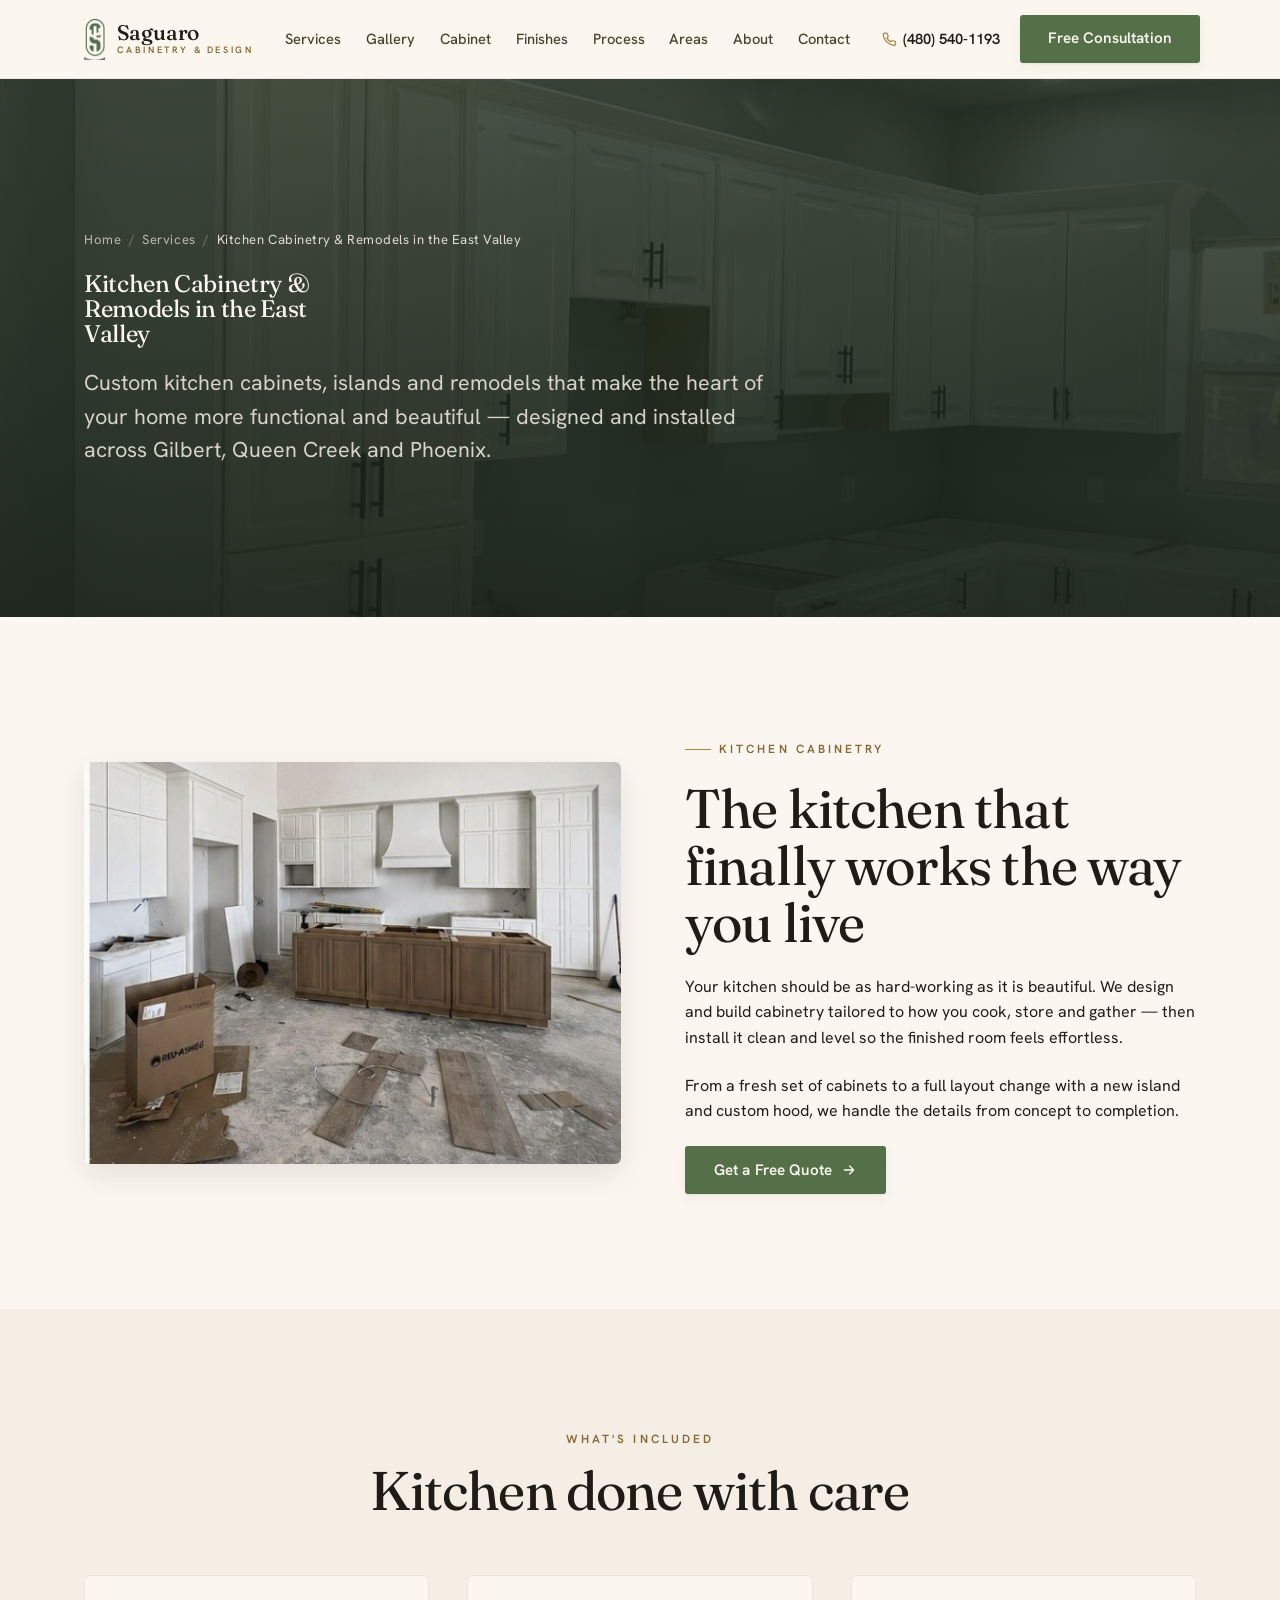
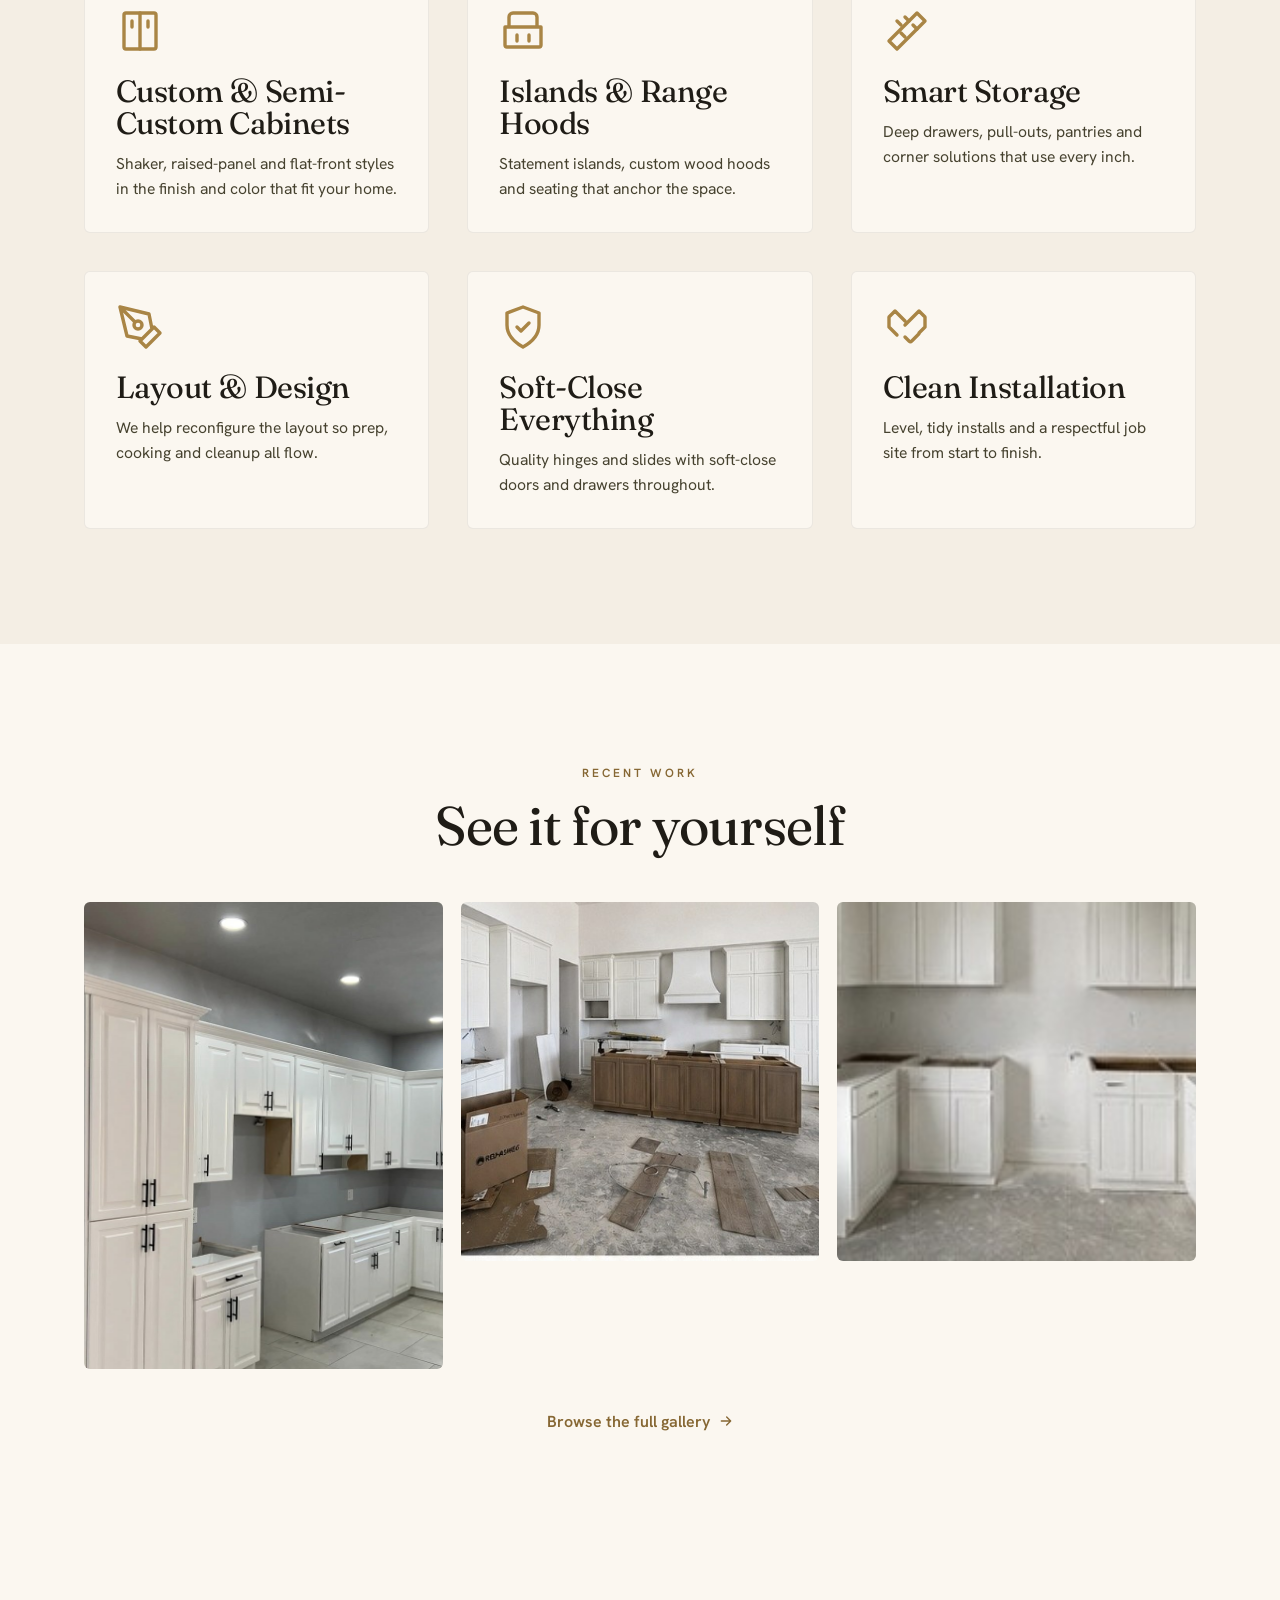
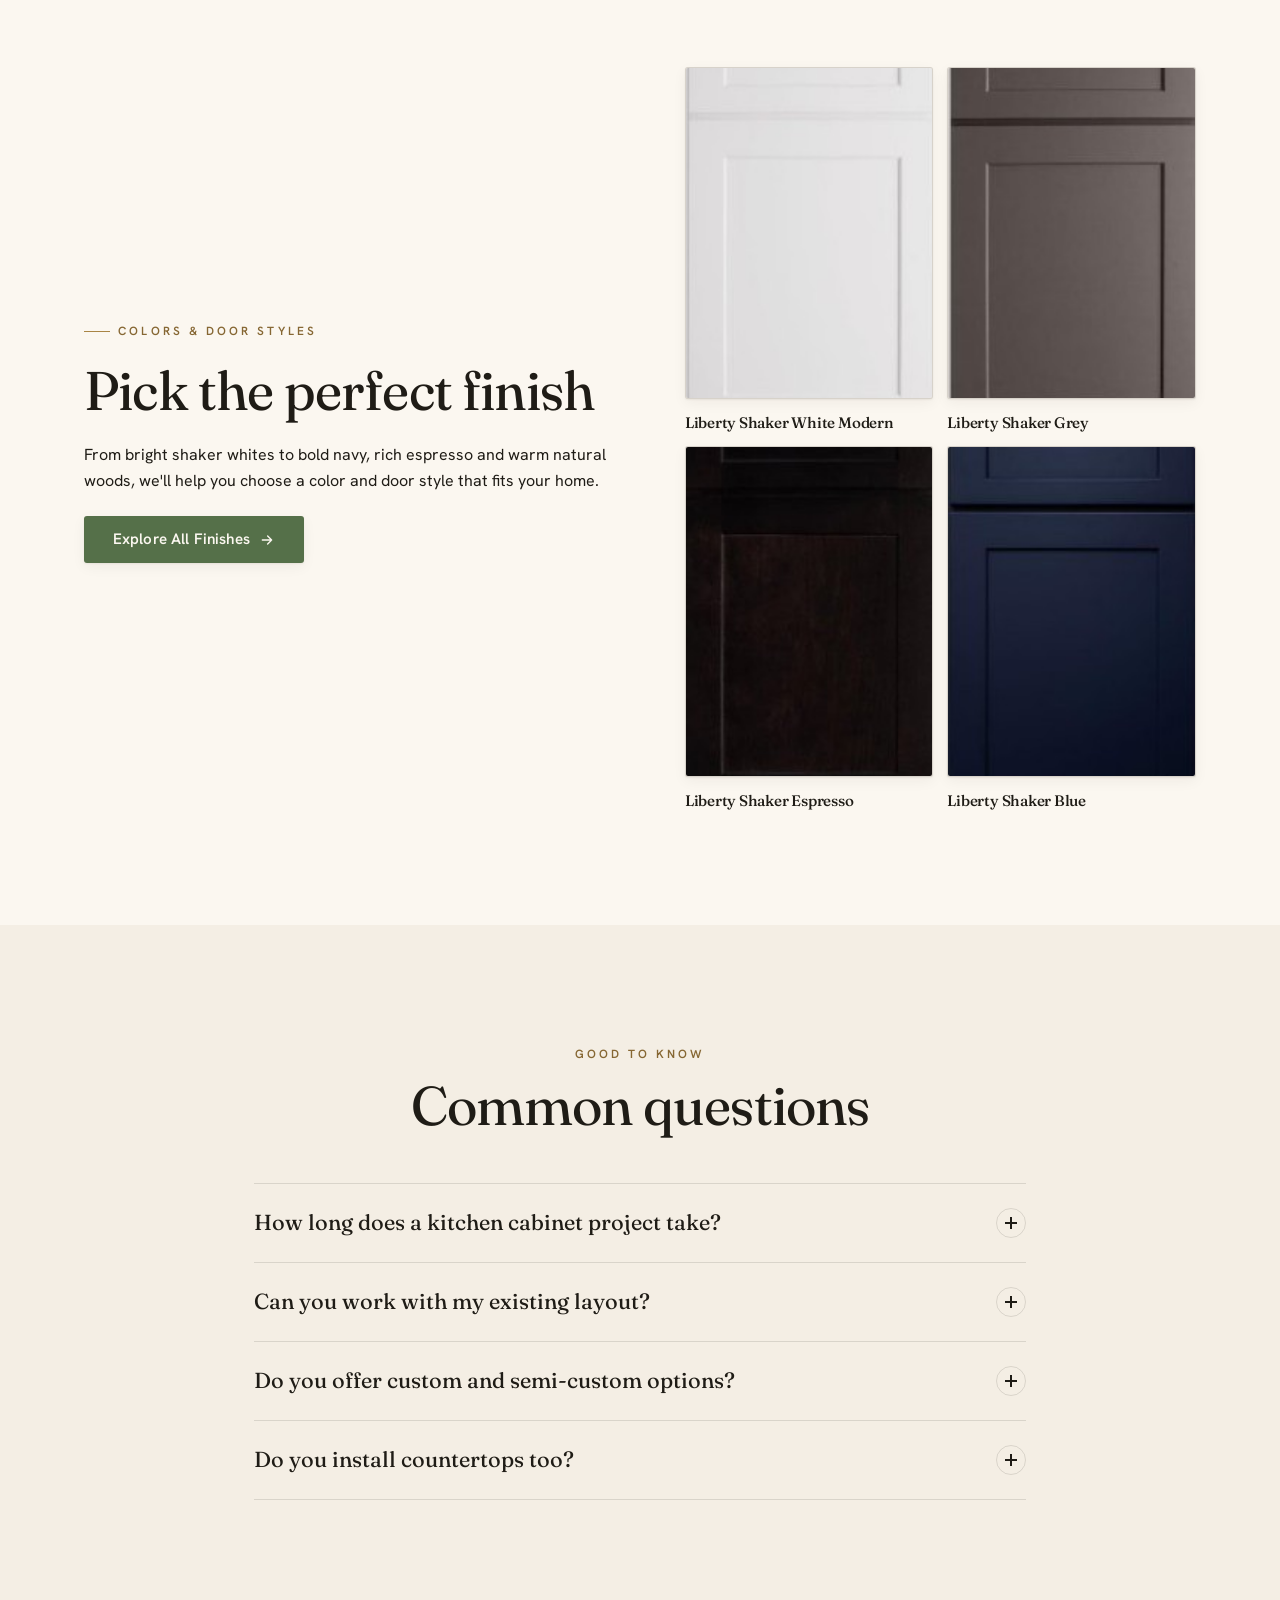
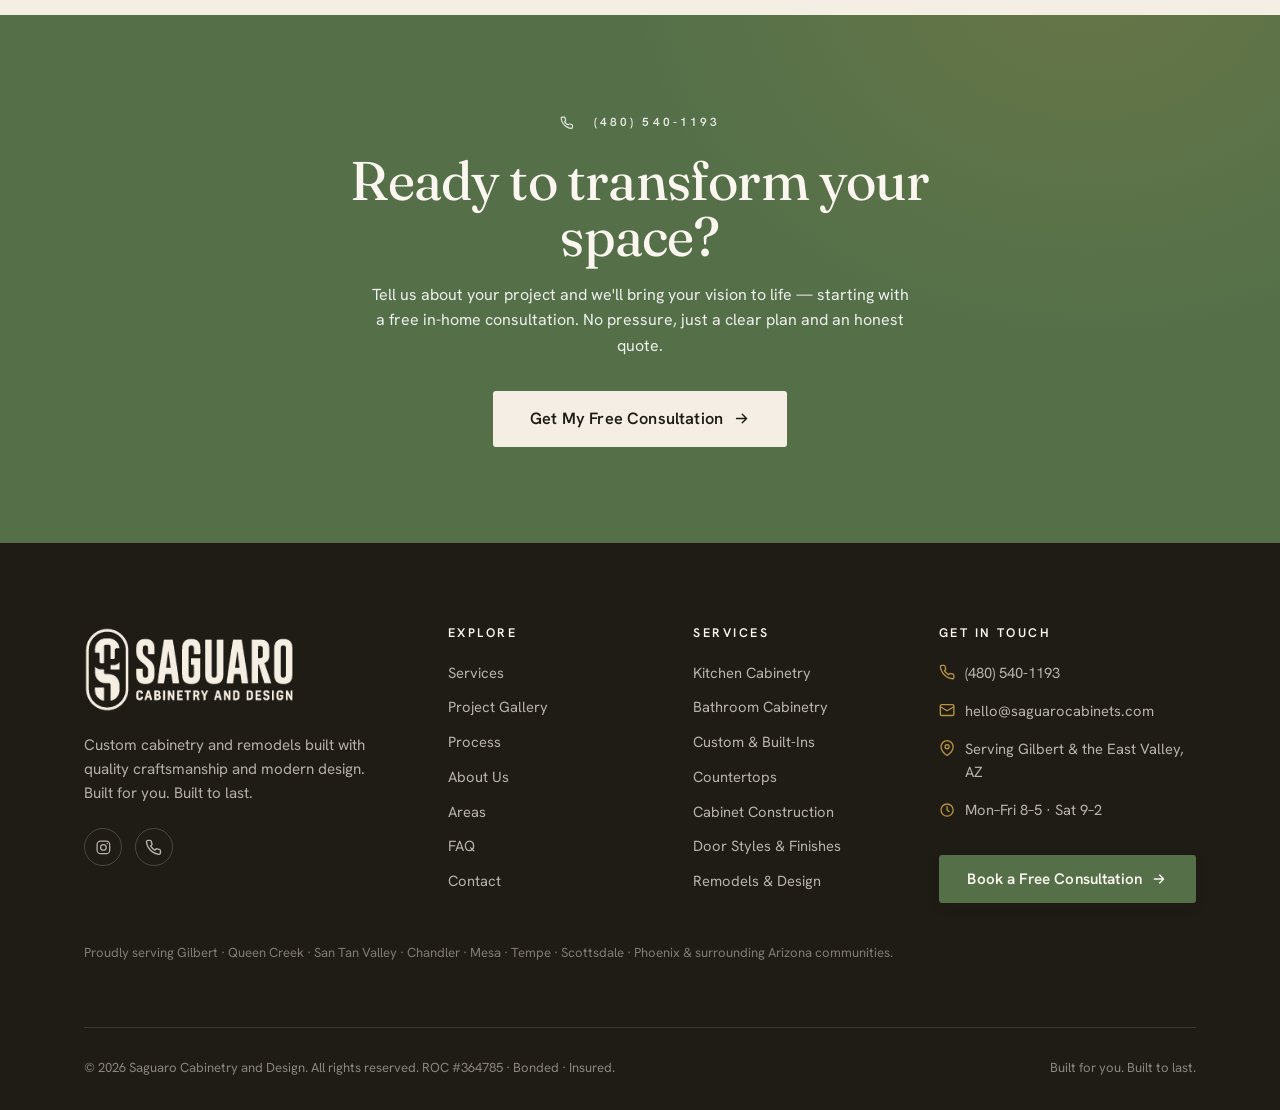
<file: kitchens.html>
<!DOCTYPE html>
<html lang="en">
<head>
<meta charset="utf-8">
<title>Kitchen Cabinetry &amp; Remodels in the East Valley | Saguaro Cabinetry & Design — East Valley, AZ</title>
<meta name="viewport" content="width=device-width, initial-scale=1">
<meta name="description" content="Custom kitchen cabinets, islands and remodels that make the heart of your home more functional and beautiful — designed and installed across Gilbert, Queen">
<link rel="canonical" href="https://saguarocabinets.com/kitchens.html">
<meta name="robots" content="index,follow,max-image-preview:large">
<meta name="theme-color" content="#557049">
<meta name="author" content="Saguaro Cabinetry and Design">
<meta name="geo.region" content="US-AZ"><meta name="geo.placename" content="Gilbert, Arizona">
<meta property="og:type" content="website">
<meta property="og:site_name" content="Saguaro Cabinetry and Design">
<meta property="og:title" content="Kitchen Cabinetry &amp; Remodels in the East Valley | Saguaro Cabinetry & Design — East Valley, AZ">
<meta property="og:description" content="Custom kitchen cabinets, islands and remodels that make the heart of your home more functional and beautiful — designed and installed across Gilbert, Queen">
<meta property="og:url" content="https://saguarocabinets.com/kitchens.html">
<meta property="og:image" content="https://saguarocabinets.com/assets/img/project-queencreek-kitchen.jpg">
<meta property="og:locale" content="en_US">
<meta name="twitter:card" content="summary_large_image">
<meta name="twitter:title" content="Kitchen Cabinetry &amp; Remodels in the East Valley | Saguaro Cabinetry & Design — East Valley, AZ">
<meta name="twitter:description" content="Custom kitchen cabinets, islands and remodels that make the heart of your home more functional and beautiful — designed and installed across Gilbert, Queen">
<meta name="twitter:image" content="https://saguarocabinets.com/assets/img/project-queencreek-kitchen.jpg">
<link rel="icon" type="image/png" href="assets/img/favicon.png">
<link rel="apple-touch-icon" href="assets/img/favicon.png">
<link rel="preconnect" href="https://fonts.googleapis.com">
<link rel="preconnect" href="https://fonts.gstatic.com" crossorigin>
<link href="https://fonts.googleapis.com/css2?family=Fraunces:opsz,wght@9..144,330;9..144,400;9..144,470;9..144,560&family=Hanken+Grotesk:wght@400;500;600;700&display=swap" rel="stylesheet">
<link rel="stylesheet" href="assets/css/style.css">
<script type="application/ld+json">{"@context":"https://schema.org","@type":"HomeAndConstructionBusiness","@id":"https://saguarocabinets.com/#business","name":"Saguaro Cabinetry and Design","alternateName":"Saguaro Cabinetry","image":"https://saguarocabinets.com/assets/img/project-queencreek-kitchen.jpg","logo":"https://saguarocabinets.com/assets/img/logo-mark.png","url":"https://saguarocabinets.com/","telephone":"(480) 540-1193","email":"hello@saguarocabinets.com","priceRange":"$$-$$$","address":{"@type":"PostalAddress","addressLocality":"Gilbert","addressRegion":"AZ","addressCountry":"US"},"areaServed":[{"@type":"City","name":"Gilbert"},{"@type":"City","name":"Queen Creek"},{"@type":"City","name":"San Tan Valley"},{"@type":"City","name":"Chandler"},{"@type":"City","name":"Mesa"},{"@type":"City","name":"Tempe"},{"@type":"City","name":"Scottsdale"},{"@type":"City","name":"Phoenix"}],"sameAs":["https://www.instagram.com/saguarocabinetry"],"description":"Custom cabinetry, kitchen and bathroom remodels, and countertop installation serving the East Valley and greater Phoenix, Arizona. Built for you. Built to last.","openingHoursSpecification":[{"@type":"OpeningHoursSpecification","dayOfWeek":["Monday","Tuesday","Wednesday","Thursday","Friday"],"opens":"08:00","closes":"17:00"},{"@type":"OpeningHoursSpecification","dayOfWeek":["Saturday"],"opens":"09:00","closes":"14:00"}],"aggregateRating":{"@type":"AggregateRating","ratingValue":"5.0","reviewCount":"27"},"makesOffer":[{"@type":"Offer","itemOffered":{"@type":"Service","name":"Custom Cabinetry"}},{"@type":"Offer","itemOffered":{"@type":"Service","name":"Kitchen Remodeling"}},{"@type":"Offer","itemOffered":{"@type":"Service","name":"Bathroom Remodeling"}},{"@type":"Offer","itemOffered":{"@type":"Service","name":"Cabinet Installation"}},{"@type":"Offer","itemOffered":{"@type":"Service","name":"Countertop Installation"}}]}</script>
<script type="application/ld+json">{"@context":"https://schema.org","@type":"BreadcrumbList","itemListElement":[{"@type":"ListItem","position":1,"name":"Home","item":"https://saguarocabinets.com/index.html"},{"@type":"ListItem","position":2,"name":"Services","item":"https://saguarocabinets.com/services.html"},{"@type":"ListItem","position":3,"name":"Kitchen Cabinetry &amp; Remodels in the East Valley","item":"https://saguarocabinets.com/kitchens.html"}]}</script>
<script type="application/ld+json">{"@context":"https://schema.org","@type":"Service","name":"Kitchen Remodeling & Custom Kitchen Cabinetry","serviceType":"Kitchen Remodeling & Custom Kitchen Cabinetry","provider":{"@id":"https://saguarocabinets.com/#business"},"areaServed":[{"@type":"City","name":"Gilbert"},{"@type":"City","name":"Queen Creek"},{"@type":"City","name":"San Tan Valley"},{"@type":"City","name":"Chandler"},{"@type":"City","name":"Mesa"},{"@type":"City","name":"Tempe"},{"@type":"City","name":"Scottsdale"},{"@type":"City","name":"Phoenix"}],"description":"Custom kitchen cabinets, islands, range hoods and full kitchen remodels in Gilbert, Queen Creek and the greater Phoenix East Valley."}</script>
<script type="application/ld+json">{"@context":"https://schema.org","@type":"FAQPage","mainEntity":[{"@type":"Question","name":"How long does a kitchen cabinet project take?","acceptedAnswer":{"@type":"Answer","text":"Most kitchens take a few weeks from approved design to final install, depending on the size of the project, finish selections and material lead times. We'll give you a realistic timeline at your consultation."}},{"@type":"Question","name":"Can you work with my existing layout?","acceptedAnswer":{"@type":"Answer","text":"Absolutely. We can refresh cabinetry within your current footprint or redesign the layout entirely \u2014 including adding an island, pantry or new hood \u2014 based on your goals and budget."}},{"@type":"Question","name":"Do you offer custom and semi-custom options?","acceptedAnswer":{"@type":"Answer","text":"Yes. We help you choose between fully custom and semi-custom cabinetry depending on your style, timeline and budget, and walk you through door styles, finishes and hardware."}},{"@type":"Question","name":"Do you install countertops too?","acceptedAnswer":{"@type":"Answer","text":"We do. Many clients pair new cabinetry with quartz or granite countertops so everything is templated and installed to fit together perfectly."}}]}</script>
</head>
<body>
<header class="site-header">
  <nav class="nav wrap" aria-label="Primary">
    <a class="brand" href="index.html" aria-label="Saguaro Cabinetry and Design — home">
      <img class="brand__mark" src="assets/img/logo-mark.png" alt="" width="22" height="42" loading="eager">
      <span class="brand__name">Saguaro<small>Cabinetry &amp; Design</small></span>
    </a>
    <div class="nav__links" id="menu"><a href="services.html">Services</a><a href="gallery.html">Gallery</a><a href="cabinet.html">Cabinet</a><a href="finishes.html">Finishes</a><a href="process.html">Process</a><a href="areas.html">Areas</a><a href="about.html">About</a><a href="contact.html">Contact</a></div>
    <div class="nav__cta">
      <a class="nav__phone" href="tel:+14805401193"><svg viewBox="0 0 24 24" fill="none" stroke="currentColor" stroke-width="2" stroke-linecap="round" stroke-linejoin="round"><path d="M22 16.92v3a2 2 0 0 1-2.18 2 19.8 19.8 0 0 1-8.63-3.07 19.5 19.5 0 0 1-6-6A19.8 19.8 0 0 1 2.12 4.18 2 2 0 0 1 4.11 2h3a2 2 0 0 1 2 1.72c.13.96.36 1.9.7 2.81a2 2 0 0 1-.45 2.11L8.09 9.91a16 16 0 0 0 6 6l1.27-1.27a2 2 0 0 1 2.11-.45c.91.34 1.85.57 2.81.7A2 2 0 0 1 22 16.92z"/></svg>(480) 540-1193</a>
      <a class="btn btn--primary" href="contact.html">Free Consultation</a>
      <button class="nav__toggle" aria-label="Toggle menu" aria-controls="menu" aria-expanded="false"><span></span><span></span><span></span></button>
    </div>
  </nav>
</header>
<section class="banner">
  <div class="banner__media"><img src="assets/img/project-queencreek-kitchen.jpg" alt="" loading="eager"></div>
  <div class="wrap banner__inner">
    <nav class="crumbs" aria-label="Breadcrumb"><a href="index.html">Home</a> <span>/</span> <a href="services.html">Services</a> <span>/</span> <span style="opacity:.9;color:var(--bone)">Kitchen Cabinetry &amp; Remodels in the East Valley</span></nav>
    <h1 class="reveal in">Kitchen Cabinetry &amp; Remodels in the East Valley</h1>
    <p class="lead reveal in measure" data-d="1" style="margin-top:1.2rem">Custom kitchen cabinets, islands and remodels that make the heart of your home more functional and beautiful — designed and installed across Gilbert, Queen Creek and Phoenix.</p>
  </div>
</section>
<section class="section">
  <div class="wrap split">
    <div class="split__media reveal"><div class="media-frame"><img src="assets/img/project-gilbert-island.jpg" alt="Kitchen Cabinetry &amp; Remodels in the East Valley by Saguaro Cabinetry and Design"></div></div>
    <div class="stack reveal" data-d="1"><span class="eyebrow">Kitchen Cabinetry</span><h2>The kitchen that finally works the way you live</h2><p>Your kitchen should be as hard-working as it is beautiful. We design and build cabinetry tailored to how you cook, store and gather — then install it clean and level so the finished room feels effortless.</p><p>From a fresh set of cabinets to a full layout change with a new island and custom hood, we handle the details from concept to completion.</p><a class="btn btn--primary" href="contact.html">Get a Free Quote <svg viewBox="0 0 24 24" fill="none" stroke="currentColor" stroke-width="2" stroke-linecap="round" stroke-linejoin="round"><path d="M5 12h14M13 6l6 6-6 6"/></svg></a></div>
  </div>
</section>
<section class="section bg-bone"><div class="wrap">
  <div class="center stack-sm reveal" style="margin-bottom:clamp(2.5rem,5vw,3.5rem)"><span class="eyebrow center">What's included</span><h2>Kitchen done with care</h2></div>
  <div class="grid g-3"><div class="card reveal"><div class="card__icon"><svg viewBox="0 0 24 24" fill="none" stroke="currentColor" stroke-width="1.7" stroke-linecap="round" stroke-linejoin="round"><rect x="4" y="3" width="16" height="18" rx="1"/><path d="M12 3v18M8 7v3M16 7v3"/></svg></div><h3>Custom &amp; Semi-Custom Cabinets</h3><p>Shaker, raised-panel and flat-front styles in the finish and color that fit your home.</p></div><div class="card reveal"><div class="card__icon"><svg viewBox="0 0 24 24" fill="none" stroke="currentColor" stroke-width="1.7" stroke-linecap="round" stroke-linejoin="round"><path d="M3 10h18M5 10V5a2 2 0 0 1 2-2h10a2 2 0 0 1 2 2v5M3 10v9a1 1 0 0 0 1 1h16a1 1 0 0 0 1-1v-9M9 14v3M15 14v3"/></svg></div><h3>Islands &amp; Range Hoods</h3><p>Statement islands, custom wood hoods and seating that anchor the space.</p></div><div class="card reveal"><div class="card__icon"><svg viewBox="0 0 24 24" fill="none" stroke="currentColor" stroke-width="1.7" stroke-linecap="round" stroke-linejoin="round"><path d="M3 17 17 3l4 4L7 21z"/><path d="M7 7l2 2M11 5l2 2M15 9l2 2M9 13l2 2"/></svg></div><h3>Smart Storage</h3><p>Deep drawers, pull-outs, pantries and corner solutions that use every inch.</p></div><div class="card reveal"><div class="card__icon"><svg viewBox="0 0 24 24" fill="none" stroke="currentColor" stroke-width="1.7" stroke-linecap="round" stroke-linejoin="round"><path d="m12 19 7-7 3 3-7 7-3-3zM18 13l-1.5-7.5L2 2l3.5 14.5L13 18zM2 2l7.5 7.5"/><circle cx="11" cy="11" r="2"/></svg></div><h3>Layout &amp; Design</h3><p>We help reconfigure the layout so prep, cooking and cleanup all flow.</p></div><div class="card reveal"><div class="card__icon"><svg viewBox="0 0 24 24" fill="none" stroke="currentColor" stroke-width="1.7" stroke-linecap="round" stroke-linejoin="round"><path d="M12 2 4 5v6c0 5 3.5 8.5 8 11 4.5-2.5 8-6 8-11V5z"/><path d="m9 12 2 2 4-4"/></svg></div><h3>Soft-Close Everything</h3><p>Quality hinges and slides with soft-close doors and drawers throughout.</p></div><div class="card reveal"><div class="card__icon"><svg viewBox="0 0 24 24" fill="none" stroke="currentColor" stroke-width="1.7" stroke-linecap="round" stroke-linejoin="round"><path d="m11 17 2 2a1 1 0 0 0 1.4 0l3.6-3.6M3 7l3-3 5 5M21 7l-3-3-4 4-3 3M3 7v5l4 4M21 7v5l-3 3"/></svg></div><h3>Clean Installation</h3><p>Level, tidy installs and a respectful job site from start to finish.</p></div></div>
</div></section><section class="section"><div class="wrap">
  <div class="center stack-sm reveal" style="margin-bottom:clamp(2rem,4vw,3rem)"><span class="eyebrow center">Recent work</span><h2>See it for yourself</h2></div>
  <div class="gallery-grid"><div class="gallery-item reveal" data-d="0"><img src="assets/img/project-queencreek-kitchen.jpg" alt="White Raised-Panel Kitchen" loading="lazy"><div class="gallery-item__cap"><span>Queen Creek, AZ</span><h4>White Raised-Panel Kitchen</h4></div></div><div class="gallery-item reveal" data-d="1"><img src="assets/img/project-gilbert-island.jpg" alt="Walnut Island &amp; Custom Hood" loading="lazy"><div class="gallery-item__cap"><span>Gilbert, AZ</span><h4>Walnut Island &amp; Custom Hood</h4></div></div><div class="gallery-item reveal" data-d="2"><img src="assets/img/project-gilbert-corner.jpg" alt="White Shaker Kitchen" loading="lazy"><div class="gallery-item__cap"><span>Gilbert, AZ</span><h4>White Shaker Kitchen</h4></div></div></div>
  <div class="center" style="margin-top:2.5rem"><a class="link-arrow" href="gallery.html">Browse the full gallery <svg viewBox="0 0 24 24" fill="none" stroke="currentColor" stroke-width="2" stroke-linecap="round" stroke-linejoin="round"><path d="M5 12h14M13 6l6 6-6 6"/></svg></a></div>
</div></section><section class="section">
  <div class="wrap">
    <div class="split" style="align-items:center">
      <div class="stack reveal">
        <span class="eyebrow">Colors &amp; door styles</span>
        <h2>Pick the perfect finish</h2>
        <p>From bright shaker whites to bold navy, rich espresso and warm natural woods, we'll help you choose a color and door style that fits your home.</p>
        <a class="btn btn--primary" href="finishes.html">Explore All Finishes <svg viewBox="0 0 24 24" fill="none" stroke="currentColor" stroke-width="2" stroke-linecap="round" stroke-linejoin="round"><path d="M5 12h14M13 6l6 6-6 6"/></svg></a>
      </div>
      <div class="reveal" data-d="1">
        <div class="swatch-grid" style="grid-template-columns:repeat(2,1fr);gap:14px"><div class="swatch"><div class="swatch__img"><img src="assets/img/swatch-white-modern.jpg" alt="Liberty Shaker White Modern cabinet door sample" loading="lazy"></div><h3 style="font-size:.95rem">Liberty Shaker White Modern</h3></div><div class="swatch"><div class="swatch__img"><img src="assets/img/swatch-grey.jpg" alt="Liberty Shaker Grey cabinet door sample" loading="lazy"></div><h3 style="font-size:.95rem">Liberty Shaker Grey</h3></div><div class="swatch"><div class="swatch__img"><img src="assets/img/swatch-espresso.jpg" alt="Liberty Shaker Espresso cabinet door sample" loading="lazy"></div><h3 style="font-size:.95rem">Liberty Shaker Espresso</h3></div><div class="swatch"><div class="swatch__img"><img src="assets/img/swatch-blue.jpg" alt="Liberty Shaker Blue cabinet door sample" loading="lazy"></div><h3 style="font-size:.95rem">Liberty Shaker Blue</h3></div></div>
      </div>
    </div>
  </div>
</section>
<section class="section bg-bone"><div class="wrap" style="max-width:900px">
  <div class="center stack-sm reveal" style="margin-bottom:clamp(2rem,4vw,3rem)"><span class="eyebrow center">Good to know</span><h2>Common questions</h2></div>
  <div class="faq reveal"><div class="faq__item"><button class="faq__q" aria-expanded="false">How long does a kitchen cabinet project take?<span class="ic"></span></button><div class="faq__a"><p>Most kitchens take a few weeks from approved design to final install, depending on the size of the project, finish selections and material lead times. We'll give you a realistic timeline at your consultation.</p></div></div><div class="faq__item"><button class="faq__q" aria-expanded="false">Can you work with my existing layout?<span class="ic"></span></button><div class="faq__a"><p>Absolutely. We can refresh cabinetry within your current footprint or redesign the layout entirely — including adding an island, pantry or new hood — based on your goals and budget.</p></div></div><div class="faq__item"><button class="faq__q" aria-expanded="false">Do you offer custom and semi-custom options?<span class="ic"></span></button><div class="faq__a"><p>Yes. We help you choose between fully custom and semi-custom cabinetry depending on your style, timeline and budget, and walk you through door styles, finishes and hardware.</p></div></div><div class="faq__item"><button class="faq__q" aria-expanded="false">Do you install countertops too?<span class="ic"></span></button><div class="faq__a"><p>We do. Many clients pair new cabinetry with quartz or granite countertops so everything is templated and installed to fit together perfectly.</p></div></div></div>
</div></section><section class="cta-band">
  <div class="wrap cta-band__inner">
    <span class="eyebrow center" style="color:rgba(255,255,255,.85);justify-content:center"><svg viewBox="0 0 24 24" fill="none" stroke="currentColor" stroke-width="2" stroke-linecap="round" stroke-linejoin="round"><path d="M22 16.92v3a2 2 0 0 1-2.18 2 19.8 19.8 0 0 1-8.63-3.07 19.5 19.5 0 0 1-6-6A19.8 19.8 0 0 1 2.12 4.18 2 2 0 0 1 4.11 2h3a2 2 0 0 1 2 1.72c.13.96.36 1.9.7 2.81a2 2 0 0 1-.45 2.11L8.09 9.91a16 16 0 0 0 6 6l1.27-1.27a2 2 0 0 1 2.11-.45c.91.34 1.85.57 2.81.7A2 2 0 0 1 22 16.92z"/></svg>&nbsp; (480) 540-1193</span>
    <h2 class="reveal" style="margin-top:1rem">Ready to transform your space?</h2>
    <p class="reveal measure" data-d="1">Tell us about your project and we'll bring your vision to life — starting with a free in-home consultation. No pressure, just a clear plan and an honest quote.</p>
    <a class="btn btn--light btn--lg reveal" data-d="2" href="contact.html">Get My Free Consultation <svg viewBox="0 0 24 24" fill="none" stroke="currentColor" stroke-width="2" stroke-linecap="round" stroke-linejoin="round"><path d="M5 12h14M13 6l6 6-6 6"/></svg></a>
  </div>
</section>
<footer class="site-footer">
  <div class="wrap">
    <div class="footer-grid">
      <div class="footer-brand">
        <img src="assets/img/logo-full-cream.png" alt="Saguaro Cabinetry and Design" width="210" style="height:auto;margin-bottom:1.3rem">
        <p style="max-width:34ch;font-size:.95rem;color:rgba(244,238,228,.7)">Custom cabinetry and remodels built with quality craftsmanship and modern design. Built for you. Built to last.</p>
        <div class="social">
          <a href="https://www.instagram.com/saguarocabinetry" aria-label="Instagram" target="_blank" rel="noopener"><svg viewBox="0 0 24 24" fill="none" stroke="currentColor" stroke-width="1.8"><rect x="3" y="3" width="18" height="18" rx="5"/><circle cx="12" cy="12" r="4"/><circle cx="17.5" cy="6.5" r="1" fill="currentColor" stroke="none"/></svg></a>
          <a href="tel:+14805401193" aria-label="Call us"><svg viewBox="0 0 24 24" fill="none" stroke="currentColor" stroke-width="2" stroke-linecap="round" stroke-linejoin="round"><path d="M22 16.92v3a2 2 0 0 1-2.18 2 19.8 19.8 0 0 1-8.63-3.07 19.5 19.5 0 0 1-6-6A19.8 19.8 0 0 1 2.12 4.18 2 2 0 0 1 4.11 2h3a2 2 0 0 1 2 1.72c.13.96.36 1.9.7 2.81a2 2 0 0 1-.45 2.11L8.09 9.91a16 16 0 0 0 6 6l1.27-1.27a2 2 0 0 1 2.11-.45c.91.34 1.85.57 2.81.7A2 2 0 0 1 22 16.92z"/></svg></a>
        </div>
      </div>
      <div><h4>Explore</h4><ul class="footer-links"><li><a href="services.html">Services</a></li><li><a href="gallery.html">Project Gallery</a></li><li><a href="process.html">Process</a></li><li><a href="about.html">About Us</a></li><li><a href="areas.html">Areas</a></li><li><a href="faq.html">FAQ</a></li><li><a href="contact.html">Contact</a></li></ul></div>
      <div><h4>Services</h4><ul class="footer-links"><li><a href="kitchens.html">Kitchen Cabinetry</a></li><li><a href="bathrooms.html">Bathroom Cabinetry</a></li><li><a href="custom-cabinetry.html">Custom &amp; Built-Ins</a></li><li><a href="countertops.html">Countertops</a></li><li><a href="cabinet.html">Cabinet Construction</a></li><li><a href="finishes.html">Door Styles &amp; Finishes</a></li><li><a href="services.html">Remodels &amp; Design</a></li></ul></div>
      <div>
        <h4>Get in touch</h4>
        <ul class="footer-contact">
          <li><svg viewBox="0 0 24 24" fill="none" stroke="currentColor" stroke-width="2" stroke-linecap="round" stroke-linejoin="round"><path d="M22 16.92v3a2 2 0 0 1-2.18 2 19.8 19.8 0 0 1-8.63-3.07 19.5 19.5 0 0 1-6-6A19.8 19.8 0 0 1 2.12 4.18 2 2 0 0 1 4.11 2h3a2 2 0 0 1 2 1.72c.13.96.36 1.9.7 2.81a2 2 0 0 1-.45 2.11L8.09 9.91a16 16 0 0 0 6 6l1.27-1.27a2 2 0 0 1 2.11-.45c.91.34 1.85.57 2.81.7A2 2 0 0 1 22 16.92z"/></svg><a href="tel:+14805401193">(480) 540-1193</a></li>
          <li><svg viewBox="0 0 24 24" fill="none" stroke="currentColor" stroke-width="2" stroke-linecap="round" stroke-linejoin="round"><rect x="2" y="4" width="20" height="16" rx="2"/><path d="m22 7-10 6L2 7"/></svg><a href="mailto:hello@saguarocabinets.com">hello@saguarocabinets.com</a></li>
          <li><svg viewBox="0 0 24 24" fill="none" stroke="currentColor" stroke-width="2" stroke-linecap="round" stroke-linejoin="round"><path d="M21 10c0 7-9 13-9 13s-9-6-9-13a9 9 0 0 1 18 0z"/><circle cx="12" cy="10" r="3"/></svg><span>Serving Gilbert &amp; the East Valley, AZ</span></li>
          <li><svg viewBox="0 0 24 24" fill="none" stroke="currentColor" stroke-width="2" stroke-linecap="round" stroke-linejoin="round"><circle cx="12" cy="12" r="9"/><path d="M12 7v5l3 2"/></svg><span>Mon–Fri 8–5 · Sat 9–2</span></li>
        </ul>
        <a class="btn btn--primary" href="contact.html" style="margin-top:1.2rem">Book a Free Consultation <svg viewBox="0 0 24 24" fill="none" stroke="currentColor" stroke-width="2" stroke-linecap="round" stroke-linejoin="round"><path d="M5 12h14M13 6l6 6-6 6"/></svg></a>
      </div>
    </div>
    <p style="margin-top:2.4rem;font-size:.82rem;color:rgba(244,238,228,.45);max-width:none">Proudly serving Gilbert · Queen Creek · San Tan Valley · Chandler · Mesa · Tempe · Scottsdale · Phoenix &amp; surrounding Arizona communities.</p>
    <div class="footer-bottom">
      <span>&copy; <span id="yr">2025</span> Saguaro Cabinetry and Design. All rights reserved. ROC #364785 · Bonded · Insured.</span>
      <span>Built for you. Built to last.</span>
    </div>
  </div>
</footer>
<script src="assets/js/main.js" defer></script>
</body></html>
</file>
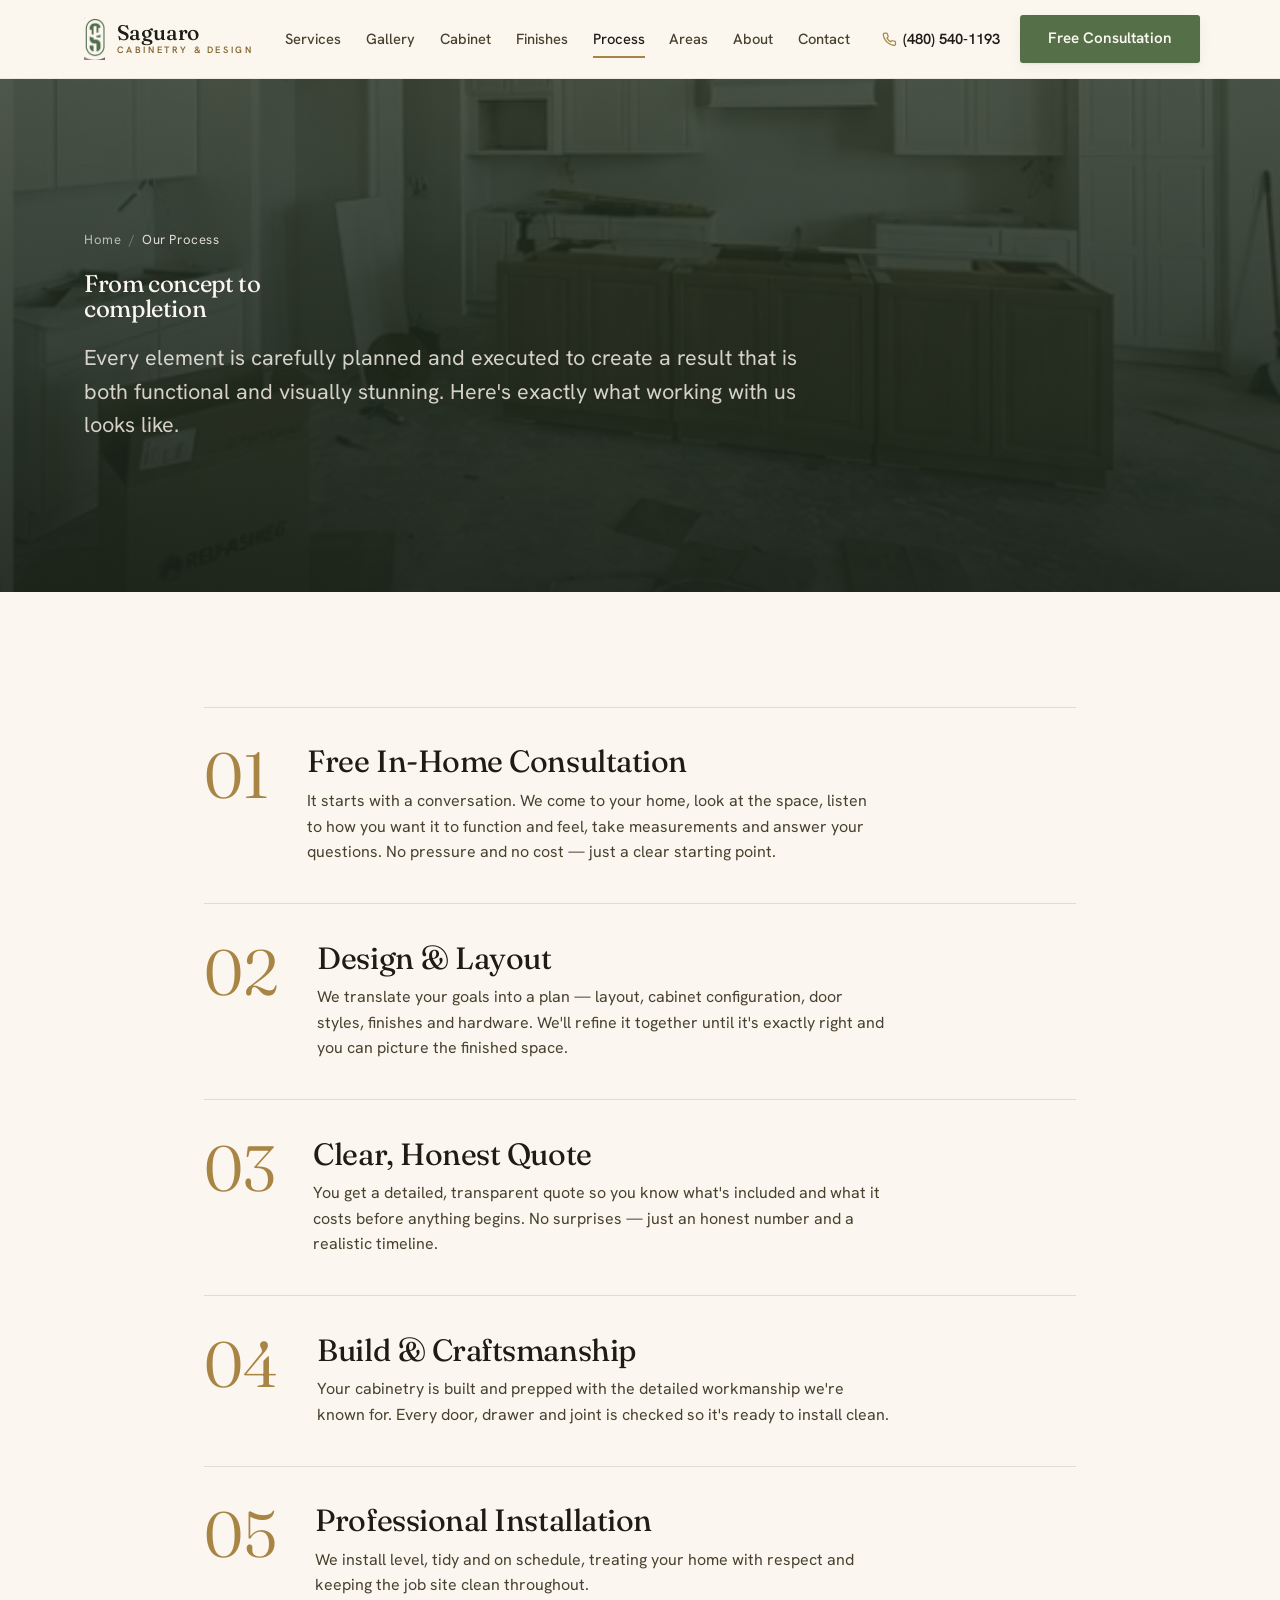
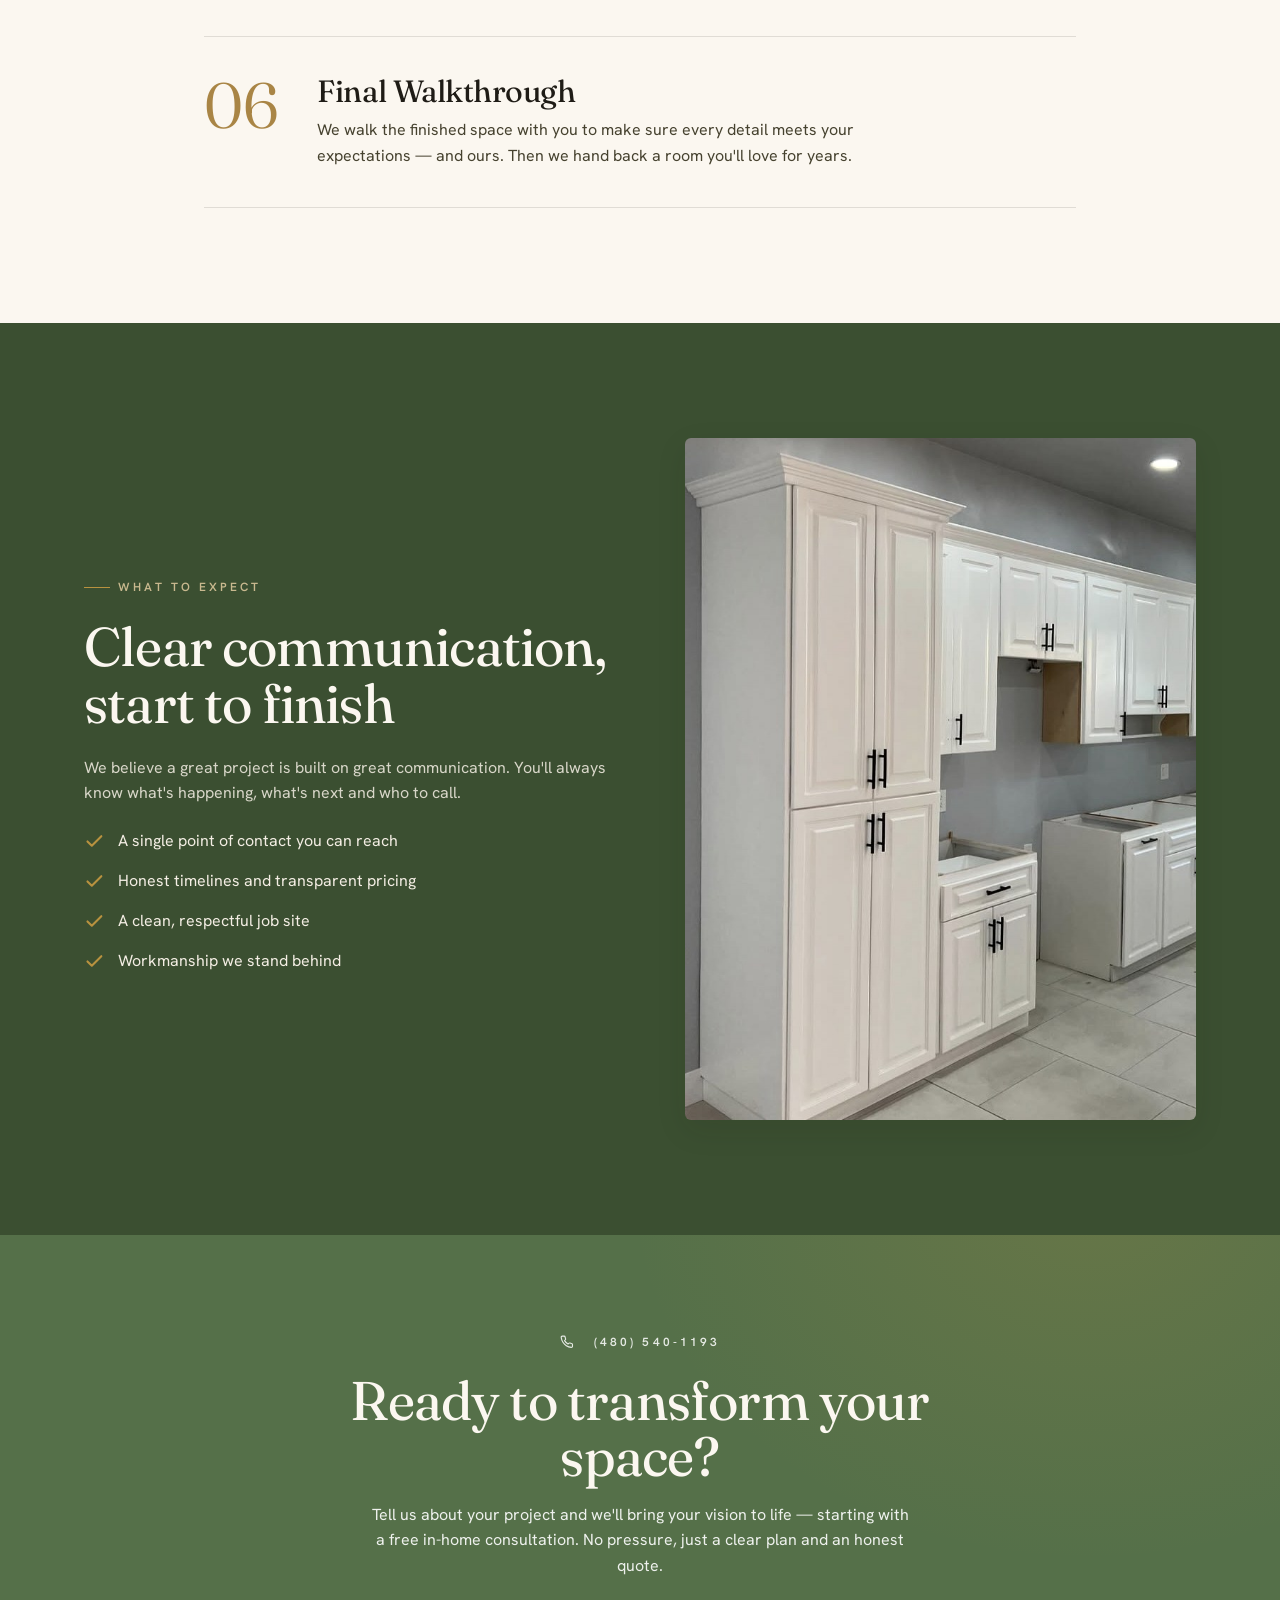
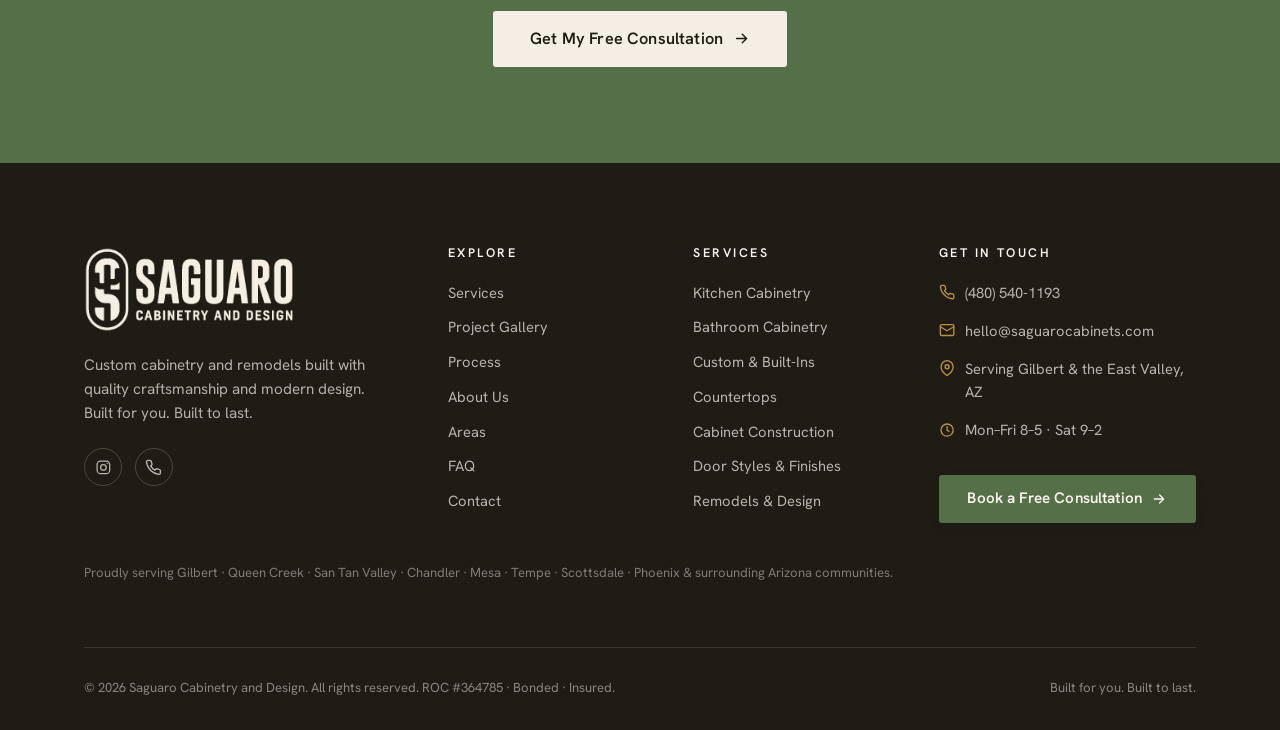
<file: process.html>
<!DOCTYPE html>
<html lang="en">
<head>
<meta charset="utf-8">
<title>Our Process | How We Work — Saguaro Cabinetry & Design</title>
<meta name="viewport" content="width=device-width, initial-scale=1">
<meta name="description" content="From free consultation to final walkthrough — see the simple, honest process Saguaro Cabinetry and Design uses to build and install custom cabinetry across the East Valley, AZ.">
<link rel="canonical" href="https://saguarocabinets.com/process.html">
<meta name="robots" content="index,follow,max-image-preview:large">
<meta name="theme-color" content="#557049">
<meta name="author" content="Saguaro Cabinetry and Design">
<meta name="geo.region" content="US-AZ"><meta name="geo.placename" content="Gilbert, Arizona">
<meta property="og:type" content="website">
<meta property="og:site_name" content="Saguaro Cabinetry and Design">
<meta property="og:title" content="Our Process | How We Work — Saguaro Cabinetry & Design">
<meta property="og:description" content="From free consultation to final walkthrough — see the simple, honest process Saguaro Cabinetry and Design uses to build and install custom cabinetry across the East Valley, AZ.">
<meta property="og:url" content="https://saguarocabinets.com/process.html">
<meta property="og:image" content="https://saguarocabinets.com/assets/img/project-gilbert-island.jpg">
<meta property="og:locale" content="en_US">
<meta name="twitter:card" content="summary_large_image">
<meta name="twitter:title" content="Our Process | How We Work — Saguaro Cabinetry & Design">
<meta name="twitter:description" content="From free consultation to final walkthrough — see the simple, honest process Saguaro Cabinetry and Design uses to build and install custom cabinetry across the East Valley, AZ.">
<meta name="twitter:image" content="https://saguarocabinets.com/assets/img/project-gilbert-island.jpg">
<link rel="icon" type="image/png" href="assets/img/favicon.png">
<link rel="apple-touch-icon" href="assets/img/favicon.png">
<link rel="preconnect" href="https://fonts.googleapis.com">
<link rel="preconnect" href="https://fonts.gstatic.com" crossorigin>
<link href="https://fonts.googleapis.com/css2?family=Fraunces:opsz,wght@9..144,330;9..144,400;9..144,470;9..144,560&family=Hanken+Grotesk:wght@400;500;600;700&display=swap" rel="stylesheet">
<link rel="stylesheet" href="assets/css/style.css">
<script type="application/ld+json">{"@context":"https://schema.org","@type":"HomeAndConstructionBusiness","@id":"https://saguarocabinets.com/#business","name":"Saguaro Cabinetry and Design","alternateName":"Saguaro Cabinetry","image":"https://saguarocabinets.com/assets/img/project-queencreek-kitchen.jpg","logo":"https://saguarocabinets.com/assets/img/logo-mark.png","url":"https://saguarocabinets.com/","telephone":"(480) 540-1193","email":"hello@saguarocabinets.com","priceRange":"$$-$$$","address":{"@type":"PostalAddress","addressLocality":"Gilbert","addressRegion":"AZ","addressCountry":"US"},"areaServed":[{"@type":"City","name":"Gilbert"},{"@type":"City","name":"Queen Creek"},{"@type":"City","name":"San Tan Valley"},{"@type":"City","name":"Chandler"},{"@type":"City","name":"Mesa"},{"@type":"City","name":"Tempe"},{"@type":"City","name":"Scottsdale"},{"@type":"City","name":"Phoenix"}],"sameAs":["https://www.instagram.com/saguarocabinetry"],"description":"Custom cabinetry, kitchen and bathroom remodels, and countertop installation serving the East Valley and greater Phoenix, Arizona. Built for you. Built to last.","openingHoursSpecification":[{"@type":"OpeningHoursSpecification","dayOfWeek":["Monday","Tuesday","Wednesday","Thursday","Friday"],"opens":"08:00","closes":"17:00"},{"@type":"OpeningHoursSpecification","dayOfWeek":["Saturday"],"opens":"09:00","closes":"14:00"}],"aggregateRating":{"@type":"AggregateRating","ratingValue":"5.0","reviewCount":"27"},"makesOffer":[{"@type":"Offer","itemOffered":{"@type":"Service","name":"Custom Cabinetry"}},{"@type":"Offer","itemOffered":{"@type":"Service","name":"Kitchen Remodeling"}},{"@type":"Offer","itemOffered":{"@type":"Service","name":"Bathroom Remodeling"}},{"@type":"Offer","itemOffered":{"@type":"Service","name":"Cabinet Installation"}},{"@type":"Offer","itemOffered":{"@type":"Service","name":"Countertop Installation"}}]}</script>
<script type="application/ld+json">{"@context":"https://schema.org","@type":"BreadcrumbList","itemListElement":[{"@type":"ListItem","position":1,"name":"Home","item":"https://saguarocabinets.com/index.html"},{"@type":"ListItem","position":2,"name":"Our Process","item":"https://saguarocabinets.com/process.html"}]}</script>
<script type="application/ld+json">{"@context":"https://schema.org","@type":"HowTo","name":"How Saguaro Cabinetry and Design completes a project","step":[{"@type":"HowToStep","position":1,"name":"Free In-Home Consultation","text":"It starts with a conversation. We come to your home, look at the space, listen to how you want it to function and feel, take measurements and answer your questions. No pressure and no cost \u2014 just a clear starting point."},{"@type":"HowToStep","position":2,"name":"Design & Layout","text":"We translate your goals into a plan \u2014 layout, cabinet configuration, door styles, finishes and hardware. We'll refine it together until it's exactly right and you can picture the finished space."},{"@type":"HowToStep","position":3,"name":"Clear, Honest Quote","text":"You get a detailed, transparent quote so you know what's included and what it costs before anything begins. No surprises \u2014 just an honest number and a realistic timeline."},{"@type":"HowToStep","position":4,"name":"Build & Craftsmanship","text":"Your cabinetry is built and prepped with the detailed workmanship we're known for. Every door, drawer and joint is checked so it's ready to install clean."},{"@type":"HowToStep","position":5,"name":"Professional Installation","text":"We install level, tidy and on schedule, treating your home with respect and keeping the job site clean throughout."},{"@type":"HowToStep","position":6,"name":"Final Walkthrough","text":"We walk the finished space with you to make sure every detail meets your expectations \u2014 and ours. Then we hand back a room you'll love for years."}]}</script>
</head>
<body>
<header class="site-header">
  <nav class="nav wrap" aria-label="Primary">
    <a class="brand" href="index.html" aria-label="Saguaro Cabinetry and Design — home">
      <img class="brand__mark" src="assets/img/logo-mark.png" alt="" width="22" height="42" loading="eager">
      <span class="brand__name">Saguaro<small>Cabinetry &amp; Design</small></span>
    </a>
    <div class="nav__links" id="menu"><a href="services.html">Services</a><a href="gallery.html">Gallery</a><a href="cabinet.html">Cabinet</a><a href="finishes.html">Finishes</a><a href="process.html" class="active">Process</a><a href="areas.html">Areas</a><a href="about.html">About</a><a href="contact.html">Contact</a></div>
    <div class="nav__cta">
      <a class="nav__phone" href="tel:+14805401193"><svg viewBox="0 0 24 24" fill="none" stroke="currentColor" stroke-width="2" stroke-linecap="round" stroke-linejoin="round"><path d="M22 16.92v3a2 2 0 0 1-2.18 2 19.8 19.8 0 0 1-8.63-3.07 19.5 19.5 0 0 1-6-6A19.8 19.8 0 0 1 2.12 4.18 2 2 0 0 1 4.11 2h3a2 2 0 0 1 2 1.72c.13.96.36 1.9.7 2.81a2 2 0 0 1-.45 2.11L8.09 9.91a16 16 0 0 0 6 6l1.27-1.27a2 2 0 0 1 2.11-.45c.91.34 1.85.57 2.81.7A2 2 0 0 1 22 16.92z"/></svg>(480) 540-1193</a>
      <a class="btn btn--primary" href="contact.html">Free Consultation</a>
      <button class="nav__toggle" aria-label="Toggle menu" aria-controls="menu" aria-expanded="false"><span></span><span></span><span></span></button>
    </div>
  </nav>
</header>
<section class="banner">
  <div class="banner__media"><img src="assets/img/project-gilbert-island.jpg" alt="" loading="eager"></div>
  <div class="wrap banner__inner">
    <nav class="crumbs" aria-label="Breadcrumb"><a href="index.html">Home</a> <span>/</span> <span style="opacity:.9;color:var(--bone)">Our Process</span></nav>
    <h1 class="reveal in">From concept to completion</h1>
    <p class="lead reveal in measure" data-d="1" style="margin-top:1.2rem">Every element is carefully planned and executed to create a result that is both functional and visually stunning. Here's exactly what working with us looks like.</p>
  </div>
</section>
<section class="section"><div class="wrap" style="max-width:1000px">
  <div class="steps reveal">
    <div class="step"><span class="step__num">01</span><div><h3>Free In-Home Consultation</h3><p>It starts with a conversation. We come to your home, look at the space, listen to how you want it to function and feel, take measurements and answer your questions. No pressure and no cost — just a clear starting point.</p></div></div><div class="step"><span class="step__num">02</span><div><h3>Design &amp; Layout</h3><p>We translate your goals into a plan — layout, cabinet configuration, door styles, finishes and hardware. We'll refine it together until it's exactly right and you can picture the finished space.</p></div></div><div class="step"><span class="step__num">03</span><div><h3>Clear, Honest Quote</h3><p>You get a detailed, transparent quote so you know what's included and what it costs before anything begins. No surprises — just an honest number and a realistic timeline.</p></div></div><div class="step"><span class="step__num">04</span><div><h3>Build &amp; Craftsmanship</h3><p>Your cabinetry is built and prepped with the detailed workmanship we're known for. Every door, drawer and joint is checked so it's ready to install clean.</p></div></div><div class="step"><span class="step__num">05</span><div><h3>Professional Installation</h3><p>We install level, tidy and on schedule, treating your home with respect and keeping the job site clean throughout.</p></div></div><div class="step"><span class="step__num">06</span><div><h3>Final Walkthrough</h3><p>We walk the finished space with you to make sure every detail meets your expectations — and ours. Then we hand back a room you'll love for years.</p></div></div>
  </div>
</div></section>
<section class="section bg-saguaro"><div class="wrap split">
  <div class="stack reveal"><span class="eyebrow">What to expect</span><h2>Clear communication, start to finish</h2><p style="color:rgba(244,238,228,.85)">We believe a great project is built on great communication. You'll always know what's happening, what's next and who to call.</p><ul class="checklist "><li><svg viewBox="0 0 24 24" fill="none" stroke="currentColor" stroke-width="2.4" stroke-linecap="round" stroke-linejoin="round"><path d="M20 6 9 17l-5-5"/></svg><span>A single point of contact you can reach</span></li><li><svg viewBox="0 0 24 24" fill="none" stroke="currentColor" stroke-width="2.4" stroke-linecap="round" stroke-linejoin="round"><path d="M20 6 9 17l-5-5"/></svg><span>Honest timelines and transparent pricing</span></li><li><svg viewBox="0 0 24 24" fill="none" stroke="currentColor" stroke-width="2.4" stroke-linecap="round" stroke-linejoin="round"><path d="M20 6 9 17l-5-5"/></svg><span>A clean, respectful job site</span></li><li><svg viewBox="0 0 24 24" fill="none" stroke="currentColor" stroke-width="2.4" stroke-linecap="round" stroke-linejoin="round"><path d="M20 6 9 17l-5-5"/></svg><span>Workmanship we stand behind</span></li></ul></div>
  <div class="reveal" data-d="1"><div class="media-frame media-frame--tall"><img src="assets/img/project-queencreek-pantry.jpg" alt="Finished custom pantry cabinetry, Queen Creek AZ"></div></div>
</div></section>
<section class="cta-band">
  <div class="wrap cta-band__inner">
    <span class="eyebrow center" style="color:rgba(255,255,255,.85);justify-content:center"><svg viewBox="0 0 24 24" fill="none" stroke="currentColor" stroke-width="2" stroke-linecap="round" stroke-linejoin="round"><path d="M22 16.92v3a2 2 0 0 1-2.18 2 19.8 19.8 0 0 1-8.63-3.07 19.5 19.5 0 0 1-6-6A19.8 19.8 0 0 1 2.12 4.18 2 2 0 0 1 4.11 2h3a2 2 0 0 1 2 1.72c.13.96.36 1.9.7 2.81a2 2 0 0 1-.45 2.11L8.09 9.91a16 16 0 0 0 6 6l1.27-1.27a2 2 0 0 1 2.11-.45c.91.34 1.85.57 2.81.7A2 2 0 0 1 22 16.92z"/></svg>&nbsp; (480) 540-1193</span>
    <h2 class="reveal" style="margin-top:1rem">Ready to transform your space?</h2>
    <p class="reveal measure" data-d="1">Tell us about your project and we'll bring your vision to life — starting with a free in-home consultation. No pressure, just a clear plan and an honest quote.</p>
    <a class="btn btn--light btn--lg reveal" data-d="2" href="contact.html">Get My Free Consultation <svg viewBox="0 0 24 24" fill="none" stroke="currentColor" stroke-width="2" stroke-linecap="round" stroke-linejoin="round"><path d="M5 12h14M13 6l6 6-6 6"/></svg></a>
  </div>
</section>
<footer class="site-footer">
  <div class="wrap">
    <div class="footer-grid">
      <div class="footer-brand">
        <img src="assets/img/logo-full-cream.png" alt="Saguaro Cabinetry and Design" width="210" style="height:auto;margin-bottom:1.3rem">
        <p style="max-width:34ch;font-size:.95rem;color:rgba(244,238,228,.7)">Custom cabinetry and remodels built with quality craftsmanship and modern design. Built for you. Built to last.</p>
        <div class="social">
          <a href="https://www.instagram.com/saguarocabinetry" aria-label="Instagram" target="_blank" rel="noopener"><svg viewBox="0 0 24 24" fill="none" stroke="currentColor" stroke-width="1.8"><rect x="3" y="3" width="18" height="18" rx="5"/><circle cx="12" cy="12" r="4"/><circle cx="17.5" cy="6.5" r="1" fill="currentColor" stroke="none"/></svg></a>
          <a href="tel:+14805401193" aria-label="Call us"><svg viewBox="0 0 24 24" fill="none" stroke="currentColor" stroke-width="2" stroke-linecap="round" stroke-linejoin="round"><path d="M22 16.92v3a2 2 0 0 1-2.18 2 19.8 19.8 0 0 1-8.63-3.07 19.5 19.5 0 0 1-6-6A19.8 19.8 0 0 1 2.12 4.18 2 2 0 0 1 4.11 2h3a2 2 0 0 1 2 1.72c.13.96.36 1.9.7 2.81a2 2 0 0 1-.45 2.11L8.09 9.91a16 16 0 0 0 6 6l1.27-1.27a2 2 0 0 1 2.11-.45c.91.34 1.85.57 2.81.7A2 2 0 0 1 22 16.92z"/></svg></a>
        </div>
      </div>
      <div><h4>Explore</h4><ul class="footer-links"><li><a href="services.html">Services</a></li><li><a href="gallery.html">Project Gallery</a></li><li><a href="process.html">Process</a></li><li><a href="about.html">About Us</a></li><li><a href="areas.html">Areas</a></li><li><a href="faq.html">FAQ</a></li><li><a href="contact.html">Contact</a></li></ul></div>
      <div><h4>Services</h4><ul class="footer-links"><li><a href="kitchens.html">Kitchen Cabinetry</a></li><li><a href="bathrooms.html">Bathroom Cabinetry</a></li><li><a href="custom-cabinetry.html">Custom &amp; Built-Ins</a></li><li><a href="countertops.html">Countertops</a></li><li><a href="cabinet.html">Cabinet Construction</a></li><li><a href="finishes.html">Door Styles &amp; Finishes</a></li><li><a href="services.html">Remodels &amp; Design</a></li></ul></div>
      <div>
        <h4>Get in touch</h4>
        <ul class="footer-contact">
          <li><svg viewBox="0 0 24 24" fill="none" stroke="currentColor" stroke-width="2" stroke-linecap="round" stroke-linejoin="round"><path d="M22 16.92v3a2 2 0 0 1-2.18 2 19.8 19.8 0 0 1-8.63-3.07 19.5 19.5 0 0 1-6-6A19.8 19.8 0 0 1 2.12 4.18 2 2 0 0 1 4.11 2h3a2 2 0 0 1 2 1.72c.13.96.36 1.9.7 2.81a2 2 0 0 1-.45 2.11L8.09 9.91a16 16 0 0 0 6 6l1.27-1.27a2 2 0 0 1 2.11-.45c.91.34 1.85.57 2.81.7A2 2 0 0 1 22 16.92z"/></svg><a href="tel:+14805401193">(480) 540-1193</a></li>
          <li><svg viewBox="0 0 24 24" fill="none" stroke="currentColor" stroke-width="2" stroke-linecap="round" stroke-linejoin="round"><rect x="2" y="4" width="20" height="16" rx="2"/><path d="m22 7-10 6L2 7"/></svg><a href="mailto:hello@saguarocabinets.com">hello@saguarocabinets.com</a></li>
          <li><svg viewBox="0 0 24 24" fill="none" stroke="currentColor" stroke-width="2" stroke-linecap="round" stroke-linejoin="round"><path d="M21 10c0 7-9 13-9 13s-9-6-9-13a9 9 0 0 1 18 0z"/><circle cx="12" cy="10" r="3"/></svg><span>Serving Gilbert &amp; the East Valley, AZ</span></li>
          <li><svg viewBox="0 0 24 24" fill="none" stroke="currentColor" stroke-width="2" stroke-linecap="round" stroke-linejoin="round"><circle cx="12" cy="12" r="9"/><path d="M12 7v5l3 2"/></svg><span>Mon–Fri 8–5 · Sat 9–2</span></li>
        </ul>
        <a class="btn btn--primary" href="contact.html" style="margin-top:1.2rem">Book a Free Consultation <svg viewBox="0 0 24 24" fill="none" stroke="currentColor" stroke-width="2" stroke-linecap="round" stroke-linejoin="round"><path d="M5 12h14M13 6l6 6-6 6"/></svg></a>
      </div>
    </div>
    <p style="margin-top:2.4rem;font-size:.82rem;color:rgba(244,238,228,.45);max-width:none">Proudly serving Gilbert · Queen Creek · San Tan Valley · Chandler · Mesa · Tempe · Scottsdale · Phoenix &amp; surrounding Arizona communities.</p>
    <div class="footer-bottom">
      <span>&copy; <span id="yr">2025</span> Saguaro Cabinetry and Design. All rights reserved. ROC #364785 · Bonded · Insured.</span>
      <span>Built for you. Built to last.</span>
    </div>
  </div>
</footer>
<script src="assets/js/main.js" defer></script>
</body></html>
</file>
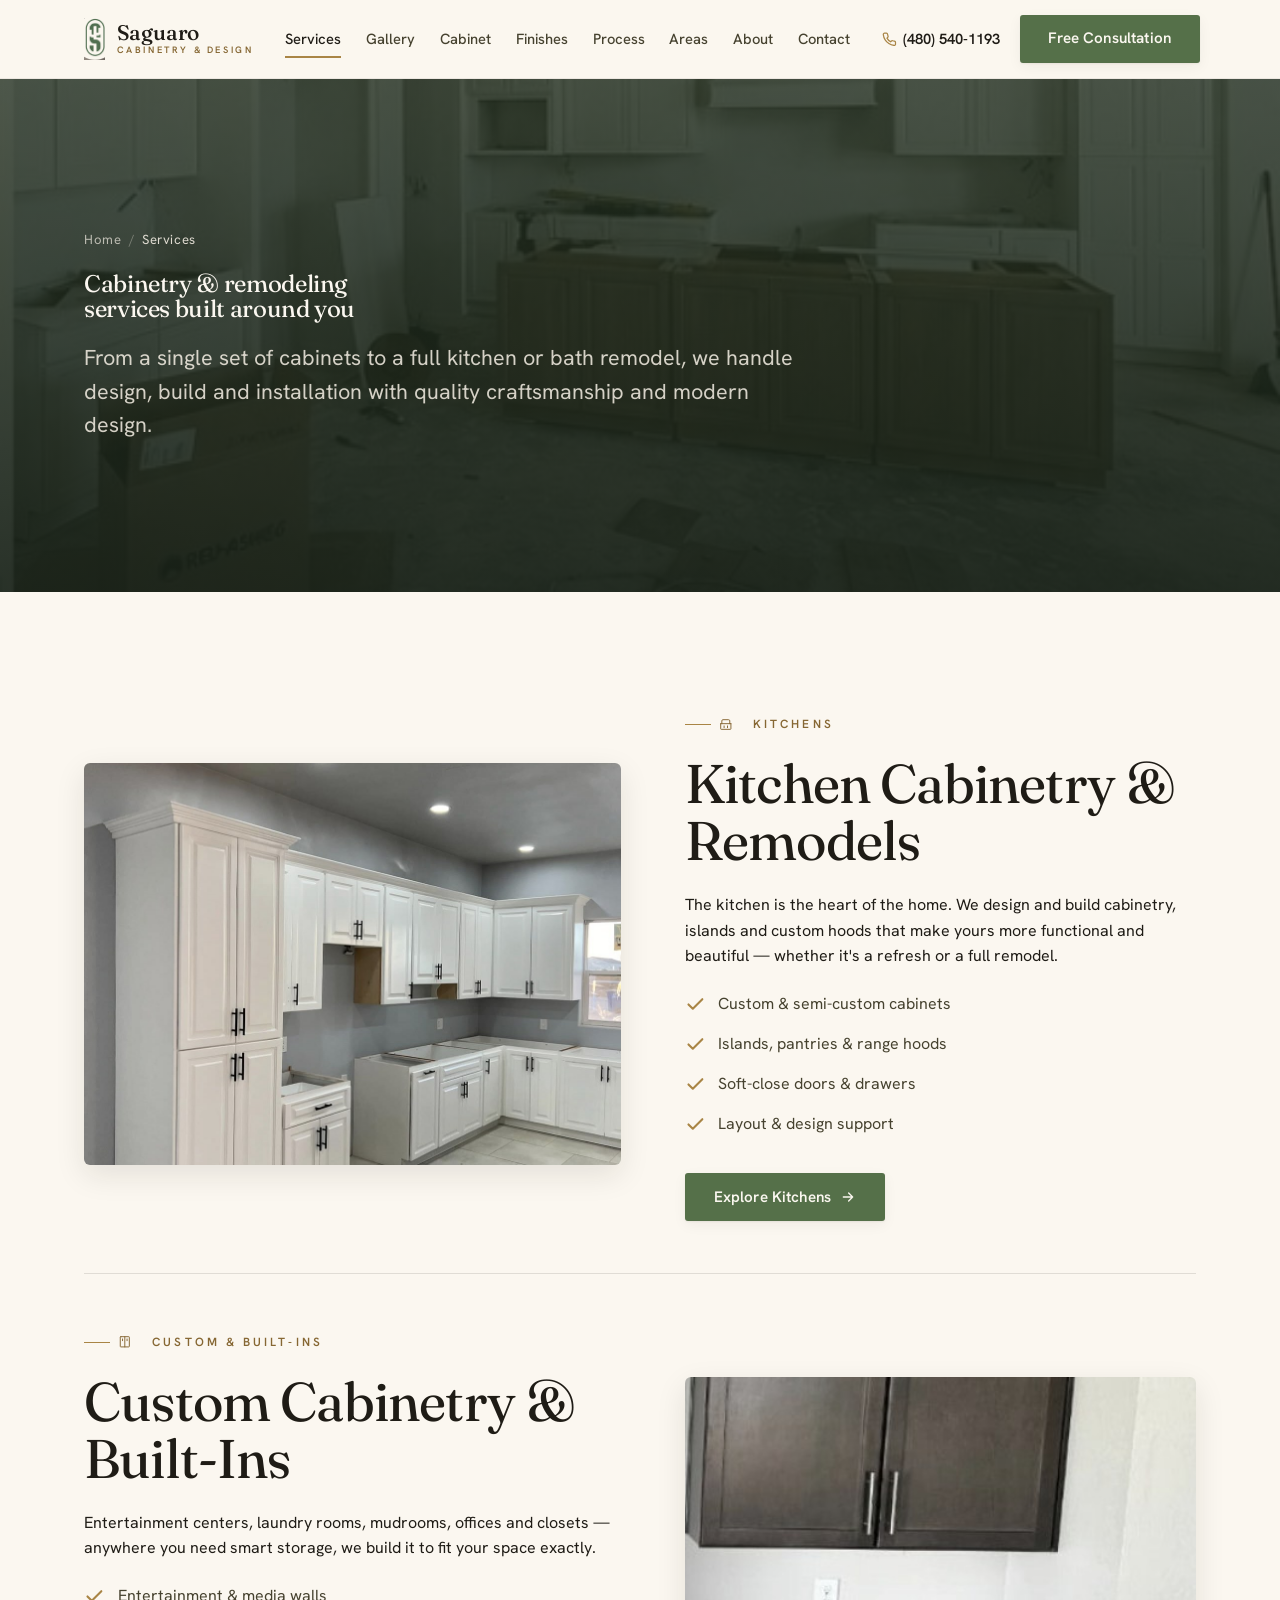
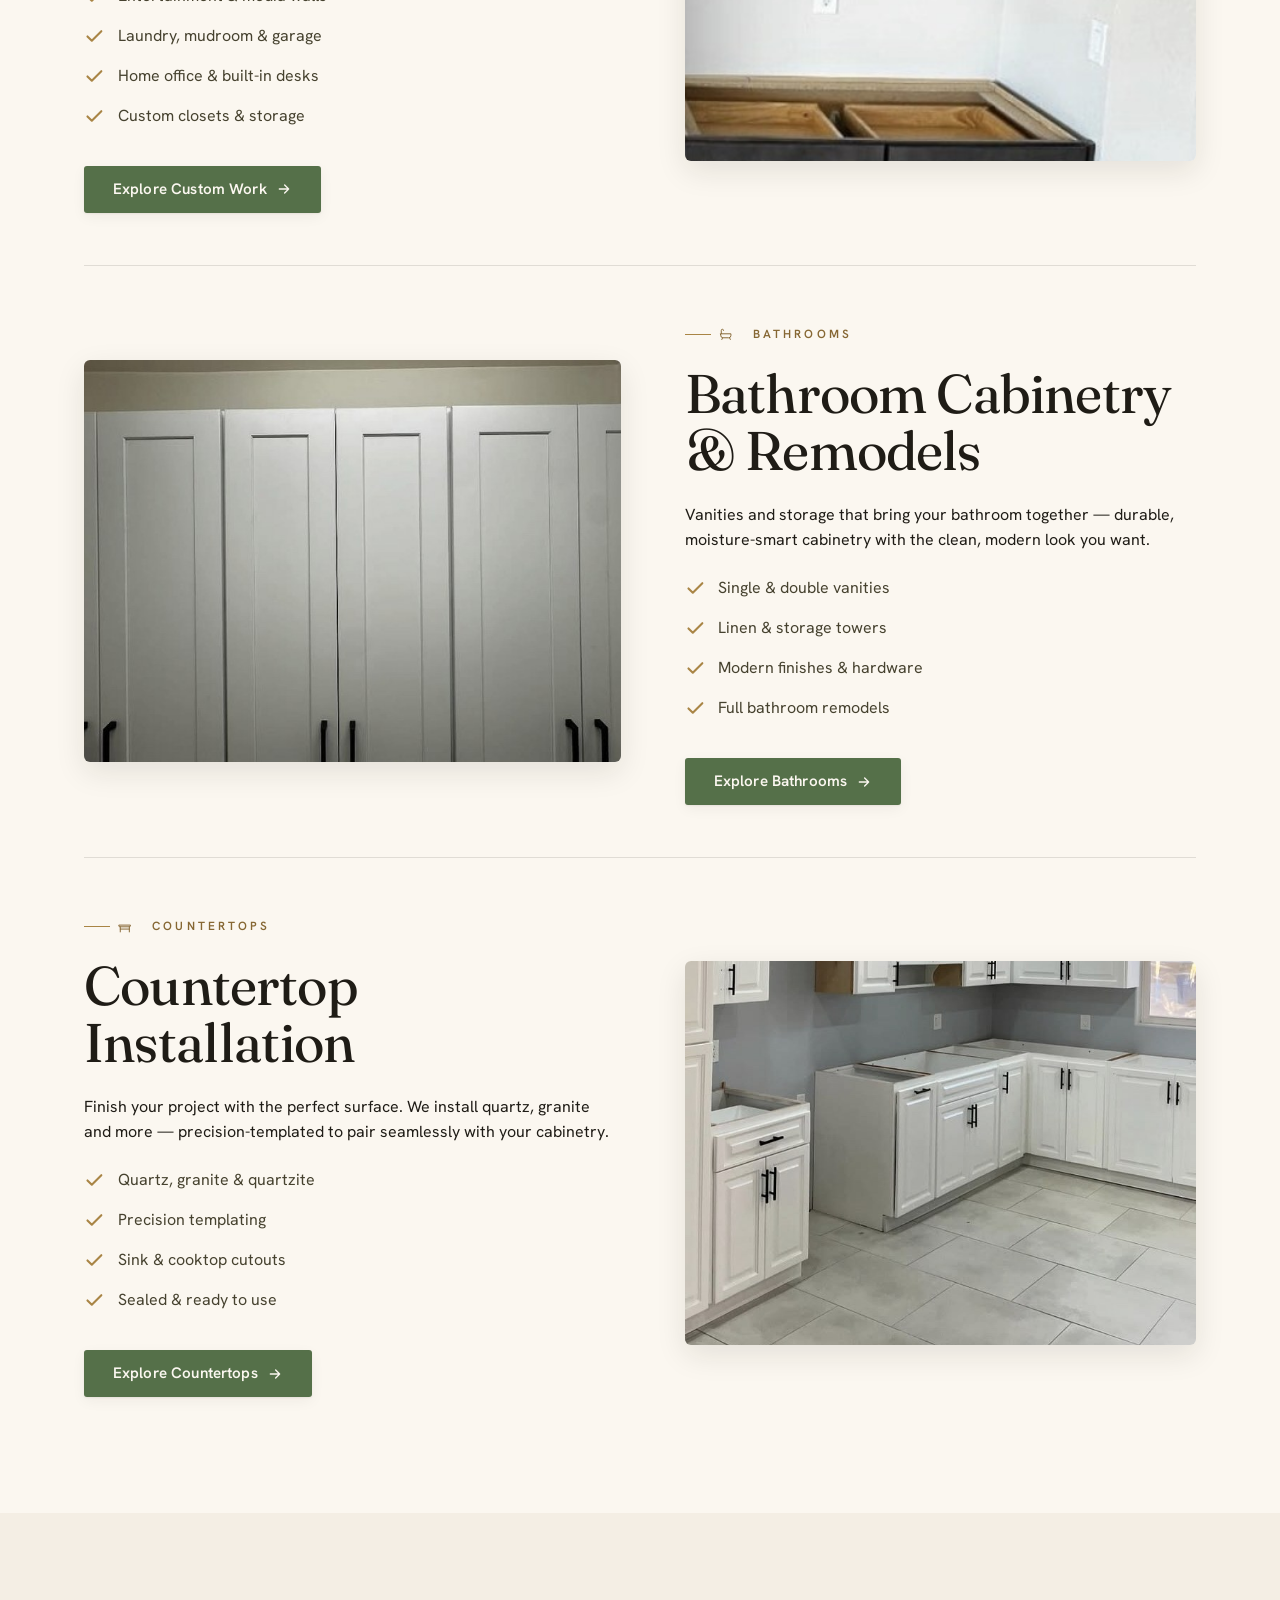
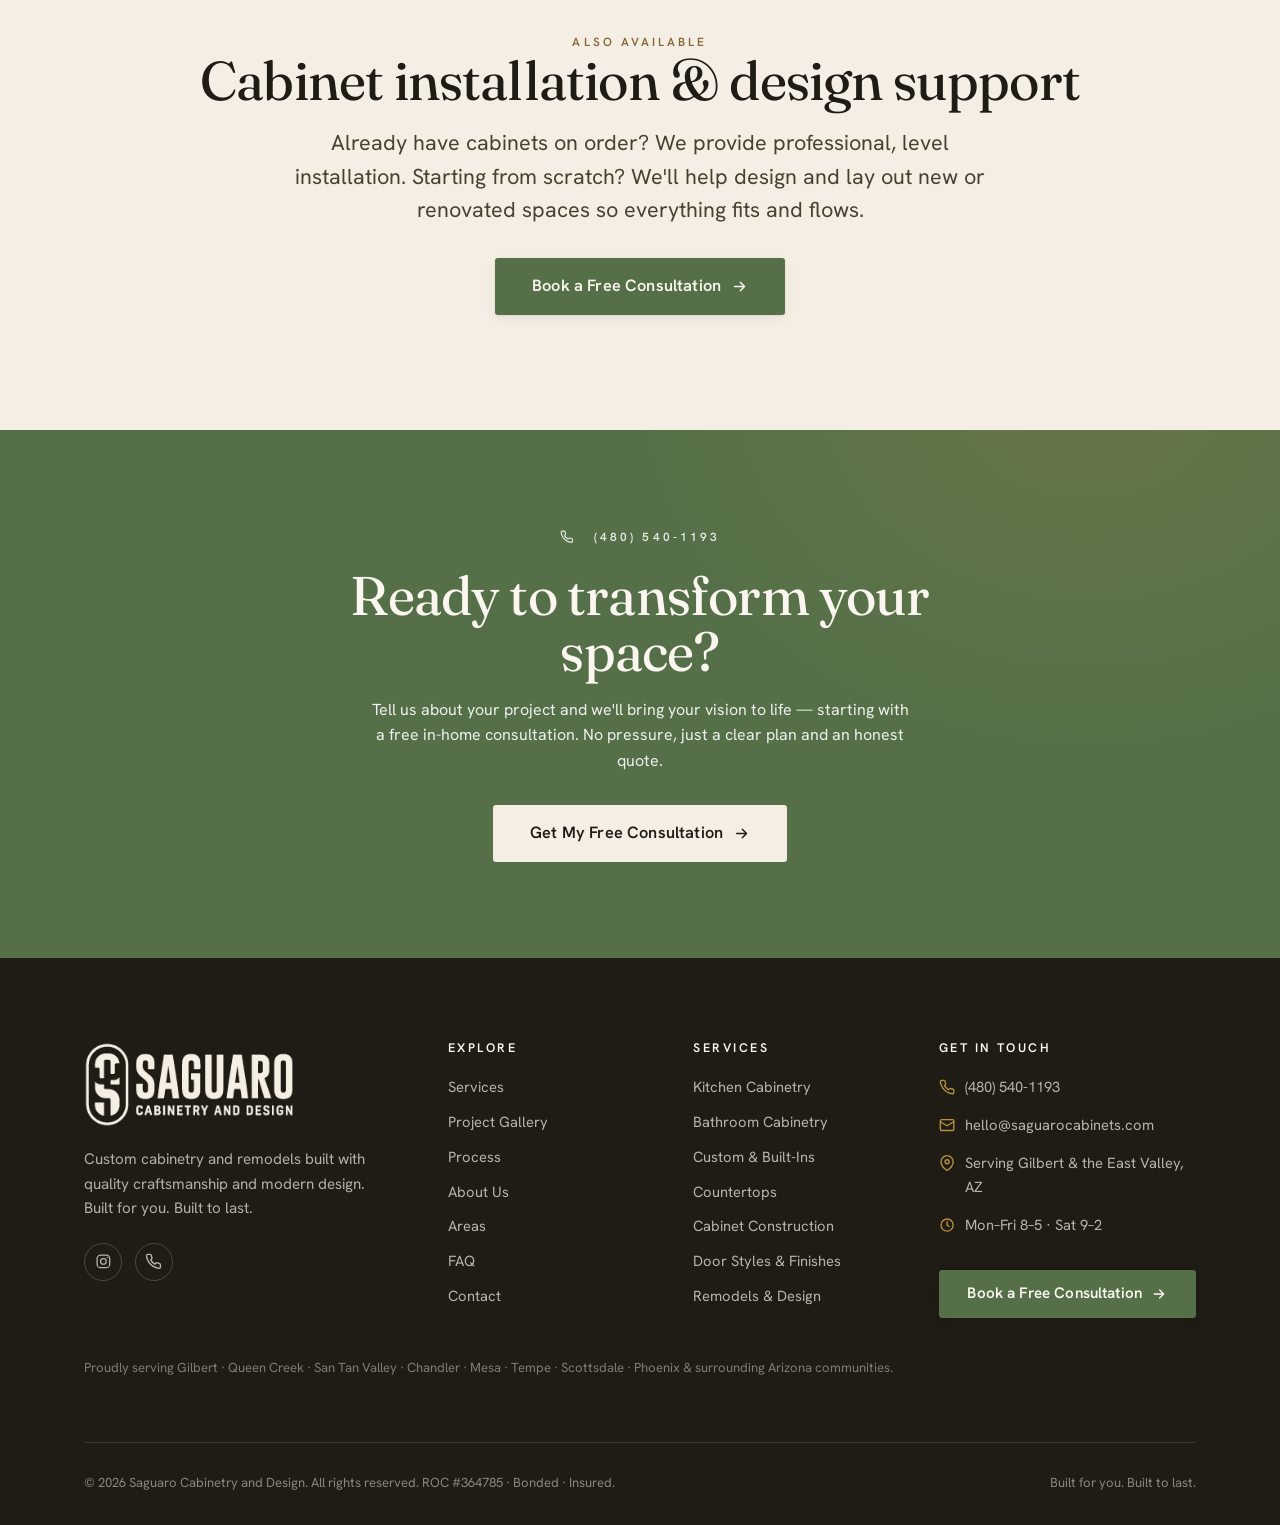
<file: services.html>
<!DOCTYPE html>
<html lang="en">
<head>
<meta charset="utf-8">
<title>Services | Custom Cabinets, Remodels & Countertops — Saguaro Cabinetry & Design</title>
<meta name="viewport" content="width=device-width, initial-scale=1">
<meta name="description" content="Custom cabinetry, kitchen & bathroom remodels, cabinet installation, countertops and design across Gilbert, Queen Creek & the East Valley, AZ. Free consultation: (480) 540-1193.">
<link rel="canonical" href="https://saguarocabinets.com/services.html">
<meta name="robots" content="index,follow,max-image-preview:large">
<meta name="theme-color" content="#557049">
<meta name="author" content="Saguaro Cabinetry and Design">
<meta name="geo.region" content="US-AZ"><meta name="geo.placename" content="Gilbert, Arizona">
<meta property="og:type" content="website">
<meta property="og:site_name" content="Saguaro Cabinetry and Design">
<meta property="og:title" content="Services | Custom Cabinets, Remodels & Countertops — Saguaro Cabinetry & Design">
<meta property="og:description" content="Custom cabinetry, kitchen & bathroom remodels, cabinet installation, countertops and design across Gilbert, Queen Creek & the East Valley, AZ. Free consultation: (480) 540-1193.">
<meta property="og:url" content="https://saguarocabinets.com/services.html">
<meta property="og:image" content="https://saguarocabinets.com/assets/img/project-gilbert-island.jpg">
<meta property="og:locale" content="en_US">
<meta name="twitter:card" content="summary_large_image">
<meta name="twitter:title" content="Services | Custom Cabinets, Remodels & Countertops — Saguaro Cabinetry & Design">
<meta name="twitter:description" content="Custom cabinetry, kitchen & bathroom remodels, cabinet installation, countertops and design across Gilbert, Queen Creek & the East Valley, AZ. Free consultation: (480) 540-1193.">
<meta name="twitter:image" content="https://saguarocabinets.com/assets/img/project-gilbert-island.jpg">
<link rel="icon" type="image/png" href="assets/img/favicon.png">
<link rel="apple-touch-icon" href="assets/img/favicon.png">
<link rel="preconnect" href="https://fonts.googleapis.com">
<link rel="preconnect" href="https://fonts.gstatic.com" crossorigin>
<link href="https://fonts.googleapis.com/css2?family=Fraunces:opsz,wght@9..144,330;9..144,400;9..144,470;9..144,560&family=Hanken+Grotesk:wght@400;500;600;700&display=swap" rel="stylesheet">
<link rel="stylesheet" href="assets/css/style.css">
<script type="application/ld+json">{"@context":"https://schema.org","@type":"HomeAndConstructionBusiness","@id":"https://saguarocabinets.com/#business","name":"Saguaro Cabinetry and Design","alternateName":"Saguaro Cabinetry","image":"https://saguarocabinets.com/assets/img/project-queencreek-kitchen.jpg","logo":"https://saguarocabinets.com/assets/img/logo-mark.png","url":"https://saguarocabinets.com/","telephone":"(480) 540-1193","email":"hello@saguarocabinets.com","priceRange":"$$-$$$","address":{"@type":"PostalAddress","addressLocality":"Gilbert","addressRegion":"AZ","addressCountry":"US"},"areaServed":[{"@type":"City","name":"Gilbert"},{"@type":"City","name":"Queen Creek"},{"@type":"City","name":"San Tan Valley"},{"@type":"City","name":"Chandler"},{"@type":"City","name":"Mesa"},{"@type":"City","name":"Tempe"},{"@type":"City","name":"Scottsdale"},{"@type":"City","name":"Phoenix"}],"sameAs":["https://www.instagram.com/saguarocabinetry"],"description":"Custom cabinetry, kitchen and bathroom remodels, and countertop installation serving the East Valley and greater Phoenix, Arizona. Built for you. Built to last.","openingHoursSpecification":[{"@type":"OpeningHoursSpecification","dayOfWeek":["Monday","Tuesday","Wednesday","Thursday","Friday"],"opens":"08:00","closes":"17:00"},{"@type":"OpeningHoursSpecification","dayOfWeek":["Saturday"],"opens":"09:00","closes":"14:00"}],"aggregateRating":{"@type":"AggregateRating","ratingValue":"5.0","reviewCount":"27"},"makesOffer":[{"@type":"Offer","itemOffered":{"@type":"Service","name":"Custom Cabinetry"}},{"@type":"Offer","itemOffered":{"@type":"Service","name":"Kitchen Remodeling"}},{"@type":"Offer","itemOffered":{"@type":"Service","name":"Bathroom Remodeling"}},{"@type":"Offer","itemOffered":{"@type":"Service","name":"Cabinet Installation"}},{"@type":"Offer","itemOffered":{"@type":"Service","name":"Countertop Installation"}}]}</script>
<script type="application/ld+json">{"@context":"https://schema.org","@type":"BreadcrumbList","itemListElement":[{"@type":"ListItem","position":1,"name":"Home","item":"https://saguarocabinets.com/index.html"},{"@type":"ListItem","position":2,"name":"Services","item":"https://saguarocabinets.com/services.html"}]}</script>
<script type="application/ld+json">{"@context":"https://schema.org","@type":"Service","serviceType":"Custom Cabinetry & Remodeling","provider":{"@id":"https://saguarocabinets.com/#business"},"areaServed":"East Valley, Arizona","name":"Cabinetry, Remodeling & Countertop Services"}</script>
</head>
<body>
<header class="site-header">
  <nav class="nav wrap" aria-label="Primary">
    <a class="brand" href="index.html" aria-label="Saguaro Cabinetry and Design — home">
      <img class="brand__mark" src="assets/img/logo-mark.png" alt="" width="22" height="42" loading="eager">
      <span class="brand__name">Saguaro<small>Cabinetry &amp; Design</small></span>
    </a>
    <div class="nav__links" id="menu"><a href="services.html" class="active">Services</a><a href="gallery.html">Gallery</a><a href="cabinet.html">Cabinet</a><a href="finishes.html">Finishes</a><a href="process.html">Process</a><a href="areas.html">Areas</a><a href="about.html">About</a><a href="contact.html">Contact</a></div>
    <div class="nav__cta">
      <a class="nav__phone" href="tel:+14805401193"><svg viewBox="0 0 24 24" fill="none" stroke="currentColor" stroke-width="2" stroke-linecap="round" stroke-linejoin="round"><path d="M22 16.92v3a2 2 0 0 1-2.18 2 19.8 19.8 0 0 1-8.63-3.07 19.5 19.5 0 0 1-6-6A19.8 19.8 0 0 1 2.12 4.18 2 2 0 0 1 4.11 2h3a2 2 0 0 1 2 1.72c.13.96.36 1.9.7 2.81a2 2 0 0 1-.45 2.11L8.09 9.91a16 16 0 0 0 6 6l1.27-1.27a2 2 0 0 1 2.11-.45c.91.34 1.85.57 2.81.7A2 2 0 0 1 22 16.92z"/></svg>(480) 540-1193</a>
      <a class="btn btn--primary" href="contact.html">Free Consultation</a>
      <button class="nav__toggle" aria-label="Toggle menu" aria-controls="menu" aria-expanded="false"><span></span><span></span><span></span></button>
    </div>
  </nav>
</header>
<section class="banner">
  <div class="banner__media"><img src="assets/img/project-gilbert-island.jpg" alt="" loading="eager"></div>
  <div class="wrap banner__inner">
    <nav class="crumbs" aria-label="Breadcrumb"><a href="index.html">Home</a> <span>/</span> <span style="opacity:.9;color:var(--bone)">Services</span></nav>
    <h1 class="reveal in">Cabinetry &amp; remodeling services built around you</h1>
    <p class="lead reveal in measure" data-d="1" style="margin-top:1.2rem">From a single set of cabinets to a full kitchen or bath remodel, we handle design, build and installation with quality craftsmanship and modern design.</p>
  </div>
</section>
<section class="section">
  <div class="wrap stack-lg">
    <div class="split">
      <div class="split__media reveal"><div class="media-frame"><img src="assets/img/project-queencreek-kitchen.jpg" alt="Custom kitchen cabinetry in Queen Creek, AZ"></div></div>
      <div class="stack reveal" data-d="1"><span class="eyebrow"><svg viewBox="0 0 24 24" fill="none" stroke="currentColor" stroke-width="1.7" stroke-linecap="round" stroke-linejoin="round"><path d="M3 10h18M5 10V5a2 2 0 0 1 2-2h10a2 2 0 0 1 2 2v5M3 10v9a1 1 0 0 0 1 1h16a1 1 0 0 0 1-1v-9M9 14v3M15 14v3"/></svg>&nbsp; Kitchens</span><h2>Kitchen Cabinetry &amp; Remodels</h2><p>The kitchen is the heart of the home. We design and build cabinetry, islands and custom hoods that make yours more functional and beautiful — whether it's a refresh or a full remodel.</p><ul class="checklist "><li><svg viewBox="0 0 24 24" fill="none" stroke="currentColor" stroke-width="2.4" stroke-linecap="round" stroke-linejoin="round"><path d="M20 6 9 17l-5-5"/></svg><span>Custom &amp; semi-custom cabinets</span></li><li><svg viewBox="0 0 24 24" fill="none" stroke="currentColor" stroke-width="2.4" stroke-linecap="round" stroke-linejoin="round"><path d="M20 6 9 17l-5-5"/></svg><span>Islands, pantries &amp; range hoods</span></li><li><svg viewBox="0 0 24 24" fill="none" stroke="currentColor" stroke-width="2.4" stroke-linecap="round" stroke-linejoin="round"><path d="M20 6 9 17l-5-5"/></svg><span>Soft-close doors &amp; drawers</span></li><li><svg viewBox="0 0 24 24" fill="none" stroke="currentColor" stroke-width="2.4" stroke-linecap="round" stroke-linejoin="round"><path d="M20 6 9 17l-5-5"/></svg><span>Layout &amp; design support</span></li></ul><a class="btn btn--primary" href="kitchens.html">Explore Kitchens <svg viewBox="0 0 24 24" fill="none" stroke="currentColor" stroke-width="2" stroke-linecap="round" stroke-linejoin="round"><path d="M5 12h14M13 6l6 6-6 6"/></svg></a></div>
    </div>
    <hr class="divider">
    <div class="split split--rev">
      <div class="split__media reveal"><div class="media-frame"><img src="assets/img/project-espresso-cabinets.jpg" alt="Custom built-in espresso cabinetry, San Tan Valley AZ"></div></div>
      <div class="stack reveal" data-d="1"><span class="eyebrow"><svg viewBox="0 0 24 24" fill="none" stroke="currentColor" stroke-width="1.7" stroke-linecap="round" stroke-linejoin="round"><rect x="4" y="3" width="16" height="18" rx="1"/><path d="M12 3v18M8 7v3M16 7v3"/></svg>&nbsp; Custom &amp; Built-Ins</span><h2>Custom Cabinetry &amp; Built-Ins</h2><p>Entertainment centers, laundry rooms, mudrooms, offices and closets — anywhere you need smart storage, we build it to fit your space exactly.</p><ul class="checklist "><li><svg viewBox="0 0 24 24" fill="none" stroke="currentColor" stroke-width="2.4" stroke-linecap="round" stroke-linejoin="round"><path d="M20 6 9 17l-5-5"/></svg><span>Entertainment &amp; media walls</span></li><li><svg viewBox="0 0 24 24" fill="none" stroke="currentColor" stroke-width="2.4" stroke-linecap="round" stroke-linejoin="round"><path d="M20 6 9 17l-5-5"/></svg><span>Laundry, mudroom &amp; garage</span></li><li><svg viewBox="0 0 24 24" fill="none" stroke="currentColor" stroke-width="2.4" stroke-linecap="round" stroke-linejoin="round"><path d="M20 6 9 17l-5-5"/></svg><span>Home office &amp; built-in desks</span></li><li><svg viewBox="0 0 24 24" fill="none" stroke="currentColor" stroke-width="2.4" stroke-linecap="round" stroke-linejoin="round"><path d="M20 6 9 17l-5-5"/></svg><span>Custom closets &amp; storage</span></li></ul><a class="btn btn--primary" href="custom-cabinetry.html">Explore Custom Work <svg viewBox="0 0 24 24" fill="none" stroke="currentColor" stroke-width="2" stroke-linecap="round" stroke-linejoin="round"><path d="M5 12h14M13 6l6 6-6 6"/></svg></a></div>
    </div>
    <hr class="divider">
    <div class="split">
      <div class="split__media reveal"><div class="media-frame"><img src="assets/img/project-shaker-uppers.jpg" alt="Custom white bathroom-style cabinetry, East Valley AZ"></div></div>
      <div class="stack reveal" data-d="1"><span class="eyebrow"><svg viewBox="0 0 24 24" fill="none" stroke="currentColor" stroke-width="1.7" stroke-linecap="round" stroke-linejoin="round"><path d="M4 12V6a2 2 0 0 1 2-2 2 2 0 0 1 2 2M3 12h18v3a4 4 0 0 1-4 4H7a4 4 0 0 1-4-4zM6 20l-1 2M19 20l1 2"/></svg>&nbsp; Bathrooms</span><h2>Bathroom Cabinetry &amp; Remodels</h2><p>Vanities and storage that bring your bathroom together — durable, moisture-smart cabinetry with the clean, modern look you want.</p><ul class="checklist "><li><svg viewBox="0 0 24 24" fill="none" stroke="currentColor" stroke-width="2.4" stroke-linecap="round" stroke-linejoin="round"><path d="M20 6 9 17l-5-5"/></svg><span>Single &amp; double vanities</span></li><li><svg viewBox="0 0 24 24" fill="none" stroke="currentColor" stroke-width="2.4" stroke-linecap="round" stroke-linejoin="round"><path d="M20 6 9 17l-5-5"/></svg><span>Linen &amp; storage towers</span></li><li><svg viewBox="0 0 24 24" fill="none" stroke="currentColor" stroke-width="2.4" stroke-linecap="round" stroke-linejoin="round"><path d="M20 6 9 17l-5-5"/></svg><span>Modern finishes &amp; hardware</span></li><li><svg viewBox="0 0 24 24" fill="none" stroke="currentColor" stroke-width="2.4" stroke-linecap="round" stroke-linejoin="round"><path d="M20 6 9 17l-5-5"/></svg><span>Full bathroom remodels</span></li></ul><a class="btn btn--primary" href="bathrooms.html">Explore Bathrooms <svg viewBox="0 0 24 24" fill="none" stroke="currentColor" stroke-width="2" stroke-linecap="round" stroke-linejoin="round"><path d="M5 12h14M13 6l6 6-6 6"/></svg></a></div>
    </div>
    <hr class="divider">
    <div class="split split--rev">
      <div class="split__media reveal"><div class="media-frame"><img src="assets/img/project-queencreek-base.jpg" alt="Base cabinets ready for countertop installation, Queen Creek AZ"></div></div>
      <div class="stack reveal" data-d="1"><span class="eyebrow"><svg viewBox="0 0 24 24" fill="none" stroke="currentColor" stroke-width="1.7" stroke-linecap="round" stroke-linejoin="round"><path d="M2 9h20l-1 3H3zM4 12v9M20 12v9M4 16h16"/></svg>&nbsp; Countertops</span><h2>Countertop Installation</h2><p>Finish your project with the perfect surface. We install quartz, granite and more — precision-templated to pair seamlessly with your cabinetry.</p><ul class="checklist "><li><svg viewBox="0 0 24 24" fill="none" stroke="currentColor" stroke-width="2.4" stroke-linecap="round" stroke-linejoin="round"><path d="M20 6 9 17l-5-5"/></svg><span>Quartz, granite &amp; quartzite</span></li><li><svg viewBox="0 0 24 24" fill="none" stroke="currentColor" stroke-width="2.4" stroke-linecap="round" stroke-linejoin="round"><path d="M20 6 9 17l-5-5"/></svg><span>Precision templating</span></li><li><svg viewBox="0 0 24 24" fill="none" stroke="currentColor" stroke-width="2.4" stroke-linecap="round" stroke-linejoin="round"><path d="M20 6 9 17l-5-5"/></svg><span>Sink &amp; cooktop cutouts</span></li><li><svg viewBox="0 0 24 24" fill="none" stroke="currentColor" stroke-width="2.4" stroke-linecap="round" stroke-linejoin="round"><path d="M20 6 9 17l-5-5"/></svg><span>Sealed &amp; ready to use</span></li></ul><a class="btn btn--primary" href="countertops.html">Explore Countertops <svg viewBox="0 0 24 24" fill="none" stroke="currentColor" stroke-width="2" stroke-linecap="round" stroke-linejoin="round"><path d="M5 12h14M13 6l6 6-6 6"/></svg></a></div>
    </div>
  </div>
</section>
<section class="section bg-bone"><div class="wrap center stack-sm reveal"><span class="eyebrow center">Also available</span><h2 class="measure" style="margin:0 auto">Cabinet installation &amp; design support</h2><p class="lead measure" style="margin:1rem auto 0">Already have cabinets on order? We provide professional, level installation. Starting from scratch? We'll help design and lay out new or renovated spaces so everything fits and flows.</p><div style="margin-top:2rem"><a class="btn btn--primary btn--lg" href="contact.html">Book a Free Consultation <svg viewBox="0 0 24 24" fill="none" stroke="currentColor" stroke-width="2" stroke-linecap="round" stroke-linejoin="round"><path d="M5 12h14M13 6l6 6-6 6"/></svg></a></div></div></section>
<section class="cta-band">
  <div class="wrap cta-band__inner">
    <span class="eyebrow center" style="color:rgba(255,255,255,.85);justify-content:center"><svg viewBox="0 0 24 24" fill="none" stroke="currentColor" stroke-width="2" stroke-linecap="round" stroke-linejoin="round"><path d="M22 16.92v3a2 2 0 0 1-2.18 2 19.8 19.8 0 0 1-8.63-3.07 19.5 19.5 0 0 1-6-6A19.8 19.8 0 0 1 2.12 4.18 2 2 0 0 1 4.11 2h3a2 2 0 0 1 2 1.72c.13.96.36 1.9.7 2.81a2 2 0 0 1-.45 2.11L8.09 9.91a16 16 0 0 0 6 6l1.27-1.27a2 2 0 0 1 2.11-.45c.91.34 1.85.57 2.81.7A2 2 0 0 1 22 16.92z"/></svg>&nbsp; (480) 540-1193</span>
    <h2 class="reveal" style="margin-top:1rem">Ready to transform your space?</h2>
    <p class="reveal measure" data-d="1">Tell us about your project and we'll bring your vision to life — starting with a free in-home consultation. No pressure, just a clear plan and an honest quote.</p>
    <a class="btn btn--light btn--lg reveal" data-d="2" href="contact.html">Get My Free Consultation <svg viewBox="0 0 24 24" fill="none" stroke="currentColor" stroke-width="2" stroke-linecap="round" stroke-linejoin="round"><path d="M5 12h14M13 6l6 6-6 6"/></svg></a>
  </div>
</section>
<footer class="site-footer">
  <div class="wrap">
    <div class="footer-grid">
      <div class="footer-brand">
        <img src="assets/img/logo-full-cream.png" alt="Saguaro Cabinetry and Design" width="210" style="height:auto;margin-bottom:1.3rem">
        <p style="max-width:34ch;font-size:.95rem;color:rgba(244,238,228,.7)">Custom cabinetry and remodels built with quality craftsmanship and modern design. Built for you. Built to last.</p>
        <div class="social">
          <a href="https://www.instagram.com/saguarocabinetry" aria-label="Instagram" target="_blank" rel="noopener"><svg viewBox="0 0 24 24" fill="none" stroke="currentColor" stroke-width="1.8"><rect x="3" y="3" width="18" height="18" rx="5"/><circle cx="12" cy="12" r="4"/><circle cx="17.5" cy="6.5" r="1" fill="currentColor" stroke="none"/></svg></a>
          <a href="tel:+14805401193" aria-label="Call us"><svg viewBox="0 0 24 24" fill="none" stroke="currentColor" stroke-width="2" stroke-linecap="round" stroke-linejoin="round"><path d="M22 16.92v3a2 2 0 0 1-2.18 2 19.8 19.8 0 0 1-8.63-3.07 19.5 19.5 0 0 1-6-6A19.8 19.8 0 0 1 2.12 4.18 2 2 0 0 1 4.11 2h3a2 2 0 0 1 2 1.72c.13.96.36 1.9.7 2.81a2 2 0 0 1-.45 2.11L8.09 9.91a16 16 0 0 0 6 6l1.27-1.27a2 2 0 0 1 2.11-.45c.91.34 1.85.57 2.81.7A2 2 0 0 1 22 16.92z"/></svg></a>
        </div>
      </div>
      <div><h4>Explore</h4><ul class="footer-links"><li><a href="services.html">Services</a></li><li><a href="gallery.html">Project Gallery</a></li><li><a href="process.html">Process</a></li><li><a href="about.html">About Us</a></li><li><a href="areas.html">Areas</a></li><li><a href="faq.html">FAQ</a></li><li><a href="contact.html">Contact</a></li></ul></div>
      <div><h4>Services</h4><ul class="footer-links"><li><a href="kitchens.html">Kitchen Cabinetry</a></li><li><a href="bathrooms.html">Bathroom Cabinetry</a></li><li><a href="custom-cabinetry.html">Custom &amp; Built-Ins</a></li><li><a href="countertops.html">Countertops</a></li><li><a href="cabinet.html">Cabinet Construction</a></li><li><a href="finishes.html">Door Styles &amp; Finishes</a></li><li><a href="services.html">Remodels &amp; Design</a></li></ul></div>
      <div>
        <h4>Get in touch</h4>
        <ul class="footer-contact">
          <li><svg viewBox="0 0 24 24" fill="none" stroke="currentColor" stroke-width="2" stroke-linecap="round" stroke-linejoin="round"><path d="M22 16.92v3a2 2 0 0 1-2.18 2 19.8 19.8 0 0 1-8.63-3.07 19.5 19.5 0 0 1-6-6A19.8 19.8 0 0 1 2.12 4.18 2 2 0 0 1 4.11 2h3a2 2 0 0 1 2 1.72c.13.96.36 1.9.7 2.81a2 2 0 0 1-.45 2.11L8.09 9.91a16 16 0 0 0 6 6l1.27-1.27a2 2 0 0 1 2.11-.45c.91.34 1.85.57 2.81.7A2 2 0 0 1 22 16.92z"/></svg><a href="tel:+14805401193">(480) 540-1193</a></li>
          <li><svg viewBox="0 0 24 24" fill="none" stroke="currentColor" stroke-width="2" stroke-linecap="round" stroke-linejoin="round"><rect x="2" y="4" width="20" height="16" rx="2"/><path d="m22 7-10 6L2 7"/></svg><a href="mailto:hello@saguarocabinets.com">hello@saguarocabinets.com</a></li>
          <li><svg viewBox="0 0 24 24" fill="none" stroke="currentColor" stroke-width="2" stroke-linecap="round" stroke-linejoin="round"><path d="M21 10c0 7-9 13-9 13s-9-6-9-13a9 9 0 0 1 18 0z"/><circle cx="12" cy="10" r="3"/></svg><span>Serving Gilbert &amp; the East Valley, AZ</span></li>
          <li><svg viewBox="0 0 24 24" fill="none" stroke="currentColor" stroke-width="2" stroke-linecap="round" stroke-linejoin="round"><circle cx="12" cy="12" r="9"/><path d="M12 7v5l3 2"/></svg><span>Mon–Fri 8–5 · Sat 9–2</span></li>
        </ul>
        <a class="btn btn--primary" href="contact.html" style="margin-top:1.2rem">Book a Free Consultation <svg viewBox="0 0 24 24" fill="none" stroke="currentColor" stroke-width="2" stroke-linecap="round" stroke-linejoin="round"><path d="M5 12h14M13 6l6 6-6 6"/></svg></a>
      </div>
    </div>
    <p style="margin-top:2.4rem;font-size:.82rem;color:rgba(244,238,228,.45);max-width:none">Proudly serving Gilbert · Queen Creek · San Tan Valley · Chandler · Mesa · Tempe · Scottsdale · Phoenix &amp; surrounding Arizona communities.</p>
    <div class="footer-bottom">
      <span>&copy; <span id="yr">2025</span> Saguaro Cabinetry and Design. All rights reserved. ROC #364785 · Bonded · Insured.</span>
      <span>Built for you. Built to last.</span>
    </div>
  </div>
</footer>
<script src="assets/js/main.js" defer></script>
</body></html>
</file>
<file: assets/css/style.css>
/* =============================================================
   SAGUARO CABINETRY & DESIGN — Global Stylesheet
   Aesthetic: Desert-luxe / refined organic
   ============================================================= */

/* ---------- Tokens ---------- */
:root{
  --paper:#FBF7F0;
  --bone:#F4EEE4;
  --bone-2:#EDE4D6;
  --sand:#DCCFBB;
  --ink:#1F1C16;
  --ink-soft:#46422F;
  --ink-mute:#766F5A;
  --saguaro:#557049;
  --saguaro-deep:#3B4F31;
  --clay:#A98545;
  --clay-deep:#866733;
  --brass:#B8923F;
  --line:rgba(31,26,22,.12);
  --line-soft:rgba(31,26,22,.07);
  --white:#FFFFFF;

  --shadow-sm:0 1px 2px rgba(31,26,22,.06), 0 4px 14px rgba(31,26,22,.05);
  --shadow-md:0 10px 30px rgba(31,26,22,.10);
  --shadow-lg:0 30px 70px rgba(31,26,22,.18);

  --maxw:1240px;
  --gutter:clamp(20px,5vw,64px);
  --radius:3px;
  --radius-lg:6px;

  --serif:"Fraunces",Georgia,"Times New Roman",serif;
  --sans:"Hanken Grotesk",-apple-system,BlinkMacSystemFont,"Segoe UI",sans-serif;

  --ease:cubic-bezier(.16,.84,.3,1);
}

/* ---------- Reset ---------- */
*,*::before,*::after{box-sizing:border-box;margin:0;padding:0}
html{scroll-behavior:smooth;-webkit-text-size-adjust:100%}
body{
  font-family:var(--sans);
  background:var(--paper);
  color:var(--ink);
  line-height:1.6;
  font-size:clamp(16px,1.05vw,17.5px);
  font-weight:400;
  -webkit-font-smoothing:antialiased;
  text-rendering:optimizeLegibility;
  overflow-x:hidden;
}
img{max-width:100%;display:block;height:auto}
a{color:inherit;text-decoration:none}
button{font-family:inherit;cursor:pointer;border:none;background:none}
ul{list-style:none}
::selection{background:var(--clay);color:var(--paper)}

/* ---------- Typography ---------- */
h1,h2,h3,h4{
  font-family:var(--serif);
  font-weight:430;
  line-height:1.04;
  letter-spacing:-.015em;
  font-optical-sizing:auto;
  color:var(--ink);
}
.display{
  font-size:clamp(2.7rem,7.2vw,5.6rem);
  font-weight:380;
  line-height:.98;
  letter-spacing:-.02em;
}
h2{font-size:clamp(2rem,4.4vw,3.4rem)}
h3{font-size:clamp(1.4rem,2.4vw,2rem)}
h4{font-size:clamp(1.15rem,1.6vw,1.35rem)}
p{max-width:64ch}
em,.italic{font-style:italic}

.eyebrow{
  font-family:var(--sans);
  font-size:.74rem;
  font-weight:600;
  letter-spacing:.26em;
  text-transform:uppercase;
  color:var(--clay-deep);
  display:inline-flex;
  align-items:center;
  gap:.7em;
}
.eyebrow::before{
  content:"";width:26px;height:1px;background:var(--clay);display:inline-block;
}
.eyebrow.center::before{display:none}
.eyebrow svg{width:1.15em;height:1.15em;flex-shrink:0}
.lead{font-size:clamp(1.1rem,1.7vw,1.35rem);color:var(--ink-soft);line-height:1.55}

/* ---------- Layout ---------- */
.wrap{max-width:var(--maxw);margin-inline:auto;padding-inline:var(--gutter)}
.section{padding-block:clamp(64px,9vw,128px)}
.section--tight{padding-block:clamp(48px,6vw,80px)}
.bg-bone{background:var(--bone)}
.bg-sand{background:var(--bone-2)}
.bg-saguaro{background:var(--saguaro-deep);color:var(--bone)}
.bg-saguaro h1,.bg-saguaro h2,.bg-saguaro h3,.bg-saguaro h4{color:var(--paper)}
.bg-saguaro .eyebrow{color:#C9B98F}
.bg-saguaro .eyebrow::before{background:var(--brass)}
.bg-ink{background:var(--ink);color:var(--bone)}
.bg-ink h1,.bg-ink h2,.bg-ink h3{color:var(--paper)}

.center{text-align:center}
.center .eyebrow{justify-content:center}
.measure{max-width:60ch}
.measure-sm{max-width:44ch}
.grid{display:grid;gap:clamp(20px,3vw,40px)}
.g-2{grid-template-columns:repeat(2,1fr)}
.g-3{grid-template-columns:repeat(3,1fr)}
.g-4{grid-template-columns:repeat(4,1fr)}
@media(max-width:900px){.g-3,.g-4{grid-template-columns:repeat(2,1fr)}}
@media(max-width:620px){.g-2,.g-3,.g-4{grid-template-columns:1fr}}

.stack-sm>*+*{margin-top:.8rem}
.stack>*+*{margin-top:1.4rem}
.stack-lg>*+*{margin-top:2.2rem}

/* ---------- Buttons ---------- */
.btn{
  display:inline-flex;align-items:center;gap:.6em;
  font-family:var(--sans);font-weight:600;font-size:.95rem;letter-spacing:.01em;
  padding:1.05em 1.9em;border-radius:var(--radius);
  transition:transform .35s var(--ease),background .35s var(--ease),color .35s var(--ease),box-shadow .35s var(--ease);
  position:relative;line-height:1;white-space:nowrap;
}
.btn svg{width:1.05em;height:1.05em;transition:transform .35s var(--ease)}
.btn--primary{background:var(--saguaro);color:var(--paper);box-shadow:var(--shadow-sm)}
.btn--primary:hover{background:var(--saguaro-deep);transform:translateY(-2px);box-shadow:var(--shadow-md)}
.btn--primary:hover svg{transform:translateX(4px)}
.btn--dark{background:var(--ink);color:var(--bone)}
.btn--dark:hover{background:var(--saguaro);transform:translateY(-2px)}
.btn--ghost{border:1px solid var(--line);color:var(--ink);background:transparent}
.btn--ghost:hover{border-color:var(--ink);background:var(--ink);color:var(--bone)}
.btn--light{background:var(--bone);color:var(--ink)}
.btn--light:hover{background:var(--white);transform:translateY(-2px)}
.btn--lg{padding:1.2em 2.3em;font-size:1.02rem}
.link-arrow{
  display:inline-flex;align-items:center;gap:.5em;font-weight:600;
  color:var(--clay-deep);border-bottom:1px solid transparent;padding-bottom:2px;
  transition:gap .3s var(--ease),border-color .3s var(--ease);
}
.link-arrow svg{width:1em;height:1em;transition:transform .3s var(--ease)}
.link-arrow:hover{gap:.85em;border-color:var(--clay)}

/* ---------- Header ---------- */
.site-header{
  position:sticky;top:0;z-index:60;
  background:rgba(251,247,240,.82);
  backdrop-filter:saturate(140%) blur(14px);
  -webkit-backdrop-filter:saturate(140%) blur(14px);
  border-bottom:1px solid var(--line-soft);
  transition:box-shadow .4s var(--ease),background .4s var(--ease);
}
.site-header.scrolled{box-shadow:0 6px 24px rgba(31,26,22,.07)}
.nav{display:flex;align-items:center;justify-content:space-between;gap:2rem;height:78px}
.brand{display:flex;align-items:center;gap:.7rem;flex-shrink:0}
.brand__mark{height:42px;width:auto;flex-shrink:0;display:block}
.brand__name{font-family:var(--serif);font-size:1.32rem;font-weight:500;letter-spacing:-.01em;line-height:1}
.brand__name small{display:block;font-family:var(--sans);font-size:.58rem;font-weight:600;letter-spacing:.28em;text-transform:uppercase;color:var(--clay-deep);margin-top:3px}
.nav__links{display:flex;align-items:center;gap:1.55rem}
.nav__links a{
  font-size:.92rem;font-weight:500;color:var(--ink-soft);position:relative;padding:.4em 0;
  white-space:nowrap;transition:color .3s var(--ease);
}
.nav__links a::after{content:"";position:absolute;left:0;bottom:-1px;height:1.5px;width:0;background:var(--clay);transition:width .35s var(--ease)}
.nav__links a:hover,.nav__links a.active{color:var(--ink)}
.nav__links a:hover::after,.nav__links a.active::after{width:100%}
.nav__cta{display:flex;align-items:center;gap:1.2rem;flex-shrink:0}
.nav__phone{font-weight:600;font-size:.92rem;display:flex;align-items:center;gap:.45em;color:var(--ink)}
.nav__phone svg{width:1em;height:1em;color:var(--clay)}
.nav__toggle{display:none;width:44px;height:44px;flex-direction:column;justify-content:center;gap:5px;align-items:center}
.nav__toggle span{width:22px;height:2px;background:var(--ink);border-radius:2px;transition:transform .35s var(--ease),opacity .25s}
.nav__toggle.open span:nth-child(1){transform:translateY(7px) rotate(45deg)}
.nav__toggle.open span:nth-child(2){opacity:0}
.nav__toggle.open span:nth-child(3){transform:translateY(-7px) rotate(-45deg)}

@media(max-width:1240px) and (min-width:1181px){.nav__links{gap:1.15rem}.nav__cta{gap:.9rem}}
@media(max-width:1180px){
  .nav__links{
    position:fixed;inset:78px 0 auto 0;flex-direction:column;align-items:flex-start;gap:0;
    background:var(--paper);padding:1rem var(--gutter) 2rem;border-bottom:1px solid var(--line);
    transform:translateY(-120%);transition:transform .45s var(--ease);box-shadow:var(--shadow-md);
    max-height:calc(100vh - 78px);overflow:auto;
  }
  .nav__links.open{transform:translateY(0)}
  .nav__links a{width:100%;padding:1rem 0;border-bottom:1px solid var(--line-soft);font-size:1.1rem;white-space:normal}
  .nav__links a::after{display:none}
  .nav__phone{display:none}
  .nav__toggle{display:flex}
}
@media(max-width:560px){.nav__cta .btn{display:none}}

/* ---------- Hero ---------- */
.hero{position:relative;overflow:hidden;background:var(--saguaro-deep)}
.hero__media{position:absolute;inset:0;z-index:0}
.hero__media img{width:100%;height:100%;object-fit:cover;opacity:.55}
.hero__media::after{content:"";position:absolute;inset:0;
  background:linear-gradient(180deg,rgba(20,28,21,.55) 0%,rgba(20,28,21,.35) 40%,rgba(20,28,21,.78) 100%);}
.hero__inner{position:relative;z-index:2;padding-block:clamp(120px,18vw,210px);color:var(--bone)}
.hero h1{color:var(--paper);max-width:16ch}
.hero .lead{color:rgba(244,238,228,.86);max-width:48ch}
.hero__eyebrow{color:#D8C79A!important}
.hero__cta{display:flex;flex-wrap:wrap;gap:1rem;margin-top:2.4rem}
.hero__trust{display:flex;flex-wrap:wrap;gap:2rem;margin-top:3.4rem;padding-top:2rem;border-top:1px solid rgba(244,238,228,.18)}
.hero__trust div{line-height:1.1}
.hero__trust b{font-family:var(--serif);font-size:1.8rem;font-weight:420;display:block;color:var(--paper)}
.hero__trust span{font-size:.78rem;letter-spacing:.14em;text-transform:uppercase;color:rgba(244,238,228,.6)}

/* ---------- Page banner (interior) ---------- */
.banner{position:relative;background:var(--saguaro-deep);overflow:hidden}
.banner__media{position:absolute;inset:0}
.banner__media img{width:100%;height:100%;object-fit:cover;opacity:.4}
.banner__media::after{content:"";position:absolute;inset:0;background:linear-gradient(180deg,rgba(20,28,21,.5),rgba(20,28,21,.82))}
.banner__inner{position:relative;z-index:2;padding-block:clamp(90px,13vw,150px);color:var(--bone)}
.banner h1{color:var(--paper);max-width:18ch}
.banner .lead{color:rgba(244,238,228,.85)}
.crumbs{font-size:.82rem;letter-spacing:.04em;color:rgba(244,238,228,.7);margin-bottom:1.4rem;display:flex;gap:.6em;align-items:center;flex-wrap:wrap}
.crumbs a:hover{color:var(--paper)}
.crumbs span{opacity:.5}

/* ---------- Cards / features ---------- */
.card{
  background:var(--paper);border:1px solid var(--line-soft);border-radius:var(--radius-lg);
  padding:clamp(1.6rem,2.4vw,2.4rem);transition:transform .45s var(--ease),box-shadow .45s var(--ease),border-color .45s;
  height:100%;
}
.card:hover{transform:translateY(-6px);box-shadow:var(--shadow-md);border-color:var(--line)}
.card__icon{width:48px;height:48px;color:var(--clay);margin-bottom:1.3rem}
.card__icon svg{width:100%;height:100%}
.card h3{margin-bottom:.7rem}
.card p{color:var(--ink-soft);font-size:.98rem}

.feature-num{font-family:var(--serif);font-size:3rem;font-weight:380;color:var(--sand);line-height:1;display:block;margin-bottom:.8rem}
.bg-saguaro .feature-num{color:var(--brass);opacity:.85}

/* media object */
.split{display:grid;grid-template-columns:1.05fr 1fr;gap:clamp(32px,5vw,72px);align-items:center}
.split--rev .split__media{order:2}
@media(max-width:860px){.split{grid-template-columns:1fr}.split--rev .split__media{order:0}}
.media-frame{position:relative;border-radius:var(--radius-lg);overflow:hidden;box-shadow:var(--shadow-md);aspect-ratio:4/3}
.media-frame img{width:100%;height:100%;object-fit:cover;transition:transform 1.1s var(--ease)}
.media-frame:hover img{transform:scale(1.04)}
.media-frame--tall{aspect-ratio:3/4}
.media-badge{
  position:absolute;left:18px;bottom:18px;z-index:3;background:var(--paper);
  border-radius:var(--radius);padding:.7em 1.1em;box-shadow:var(--shadow-sm);
  font-size:.8rem;font-weight:600;display:flex;align-items:center;gap:.6em;
}
.media-badge b{font-family:var(--serif);font-weight:500}
.media-badge svg{width:1.15em;height:1.15em;color:var(--clay);flex-shrink:0}

/* ---------- Image placeholder system (fallback when photos absent) ---------- */
.imgph{position:relative;width:100%;height:100%;display:flex;align-items:flex-end;
  background:linear-gradient(135deg,#6b5544,#473628);overflow:hidden}
.imgph::before{content:"";position:absolute;inset:0;opacity:.5;
  background:
    repeating-linear-gradient(90deg,rgba(255,255,255,.05) 0 2px,transparent 2px 9px),
    radial-gradient(120% 120% at 20% 0%,rgba(255,255,255,.16),transparent 55%);}
.imgph span{position:relative;z-index:2;color:rgba(255,255,255,.9);font-size:.72rem;
  letter-spacing:.18em;text-transform:uppercase;font-weight:600;padding:1rem 1.2rem}
.imgph[data-tone="green"]{background:linear-gradient(135deg,#46603f,#2c3f2c)}
.imgph[data-tone="clay"]{background:linear-gradient(135deg,#b06b3f,#7c4526)}
.imgph[data-tone="sand"]{background:linear-gradient(135deg,#cbb594,#9c8261)}
.imgph[data-tone="ink"]{background:linear-gradient(135deg,#3a332b,#211c18)}

/* ---------- Gallery ---------- */
.gallery-filters{display:flex;flex-wrap:wrap;gap:.6rem;justify-content:center;margin-bottom:clamp(2rem,4vw,3.2rem)}
.gallery-filters button{
  padding:.6em 1.2em;border-radius:100px;font-size:.85rem;font-weight:600;
  border:1px solid var(--line);color:var(--ink-soft);transition:all .3s var(--ease);
}
.gallery-filters button:hover{border-color:var(--ink);color:var(--ink)}
.gallery-filters button.active{background:var(--saguaro);border-color:var(--saguaro);color:var(--paper)}
.gallery-grid{display:grid;grid-template-columns:repeat(3,1fr);gap:clamp(12px,1.4vw,20px)}
@media(max-width:860px){.gallery-grid{grid-template-columns:repeat(2,1fr)}}
@media(max-width:520px){.gallery-grid{grid-template-columns:1fr}}
.gallery-item{position:relative;overflow:hidden;border-radius:var(--radius-lg);aspect-ratio:1;cursor:pointer;background:var(--bone-2)}
.gallery-item:nth-child(7n+1){aspect-ratio:1/1.3}
.gallery-item img,.gallery-item .imgph{width:100%;height:100%;object-fit:cover;transition:transform .9s var(--ease)}
.gallery-item:hover img,.gallery-item:hover .imgph{transform:scale(1.06)}
.gallery-item__cap{
  position:absolute;inset:0;display:flex;flex-direction:column;justify-content:flex-end;
  padding:1.2rem;color:var(--paper);z-index:2;opacity:0;transition:opacity .4s var(--ease);
  background:linear-gradient(180deg,transparent 40%,rgba(20,16,12,.82));
}
.gallery-item:hover .gallery-item__cap{opacity:1}
.gallery-item__cap h4{color:var(--paper);font-size:1.1rem;margin-bottom:.2rem}
.gallery-item__cap span{font-size:.72rem;letter-spacing:.16em;text-transform:uppercase;color:var(--sand)}
.gallery-item.hide{display:none}

/* lightbox */
.lightbox{
  position:fixed;inset:0;z-index:200;background:rgba(20,16,12,.94);
  display:none;align-items:center;justify-content:center;padding:5vw;
  opacity:0;transition:opacity .3s ease;
}
.lightbox.open{display:flex;opacity:1}
.lightbox__inner{max-width:1100px;width:100%;text-align:center}
.lightbox__stage{max-height:78vh;border-radius:var(--radius-lg);overflow:hidden;box-shadow:var(--shadow-lg)}
.lightbox__stage img,.lightbox__stage .imgph{width:100%;max-height:78vh;object-fit:contain;background:#15110d}
.lightbox__stage .imgph{height:60vh}
.lightbox__cap{color:var(--bone);margin-top:1.2rem;font-family:var(--serif);font-size:1.3rem}
.lightbox__cap small{display:block;font-family:var(--sans);font-size:.75rem;letter-spacing:.18em;text-transform:uppercase;color:var(--sand);margin-top:.4rem}
.lightbox__close,.lightbox__nav{position:absolute;background:rgba(255,255,255,.1);border-radius:50%;
  width:52px;height:52px;display:flex;align-items:center;justify-content:center;color:var(--bone);
  transition:background .3s}
.lightbox__close:hover,.lightbox__nav:hover{background:rgba(255,255,255,.22)}
.lightbox__close{top:24px;right:24px}
.lightbox__nav{top:50%;transform:translateY(-50%)}
.lightbox__nav svg,.lightbox__close svg{width:24px;height:24px}
.lightbox__nav--prev{left:18px}
.lightbox__nav--next{right:18px}

/* ---------- Testimonials ---------- */
.quote{position:relative;padding-left:0}
.quote__mark{font-family:var(--serif);font-size:4rem;line-height:.5;color:var(--clay);opacity:.5;display:block;margin-bottom:.4rem}
.quote p{font-family:var(--serif);font-size:clamp(1.2rem,2vw,1.6rem);font-weight:380;font-style:italic;line-height:1.4;color:var(--ink)}
.bg-saguaro .quote p{color:var(--paper)}
.quote__by{margin-top:1.4rem;font-size:.9rem}
.quote__by b{font-weight:700}
.quote__by span{color:var(--ink-mute);display:block;font-size:.82rem}
.bg-saguaro .quote__by span{color:rgba(244,238,228,.6)}
.stars{display:inline-flex;gap:5px;color:var(--brass);margin-bottom:.9rem}
.stars svg{width:17px;height:17px;display:block}

/* ---------- Stats strip ---------- */
.stats{display:grid;grid-template-columns:repeat(4,1fr);gap:1px;background:var(--line);border:1px solid var(--line);border-radius:var(--radius-lg);overflow:hidden}
@media(max-width:720px){.stats{grid-template-columns:repeat(2,1fr)}}
.stats div{background:var(--paper);padding:clamp(1.5rem,3vw,2.4rem);text-align:center}
.stats b{font-family:var(--serif);font-size:clamp(2.2rem,4vw,3.2rem);font-weight:380;display:block;line-height:1;color:var(--saguaro)}
.stats span{font-size:.78rem;letter-spacing:.14em;text-transform:uppercase;color:var(--ink-mute);margin-top:.6rem;display:block}

/* ---------- Process steps ---------- */
.steps{counter-reset:step}
.step{display:grid;grid-template-columns:auto 1fr;gap:clamp(1.4rem,3vw,3rem);padding-block:clamp(1.8rem,3vw,2.6rem);border-top:1px solid var(--line)}
.step:last-child{border-bottom:1px solid var(--line)}
.step__num{font-family:var(--serif);font-size:clamp(2.4rem,5vw,4rem);font-weight:340;color:var(--clay);line-height:.9}
.step h3{margin-bottom:.6rem}
.step p{color:var(--ink-soft)}

/* ---------- FAQ ---------- */
.faq{border-top:1px solid var(--line)}
.faq__item{border-bottom:1px solid var(--line)}
.faq__q{width:100%;text-align:left;display:flex;justify-content:space-between;align-items:center;gap:1.5rem;
  padding:1.5rem 0;font-family:var(--serif);font-size:clamp(1.1rem,1.7vw,1.4rem);font-weight:440;color:var(--ink)}
.faq__q .ic{flex-shrink:0;width:30px;height:30px;border:1px solid var(--line);border-radius:50%;
  display:flex;align-items:center;justify-content:center;transition:transform .4s var(--ease),background .3s,color .3s;position:relative}
.faq__q .ic::before,.faq__q .ic::after{content:"";position:absolute;background:var(--ink);transition:transform .35s var(--ease),background .3s}
.faq__q .ic::before{width:12px;height:1.6px}
.faq__q .ic::after{width:1.6px;height:12px}
.faq__item.open .ic{background:var(--clay);border-color:var(--clay)}
.faq__item.open .ic::before,.faq__item.open .ic::after{background:var(--paper)}
.faq__item.open .ic::after{transform:scaleY(0)}
.faq__a{max-height:0;overflow:hidden;transition:max-height .5s var(--ease)}
.faq__a p{padding-bottom:1.5rem;color:var(--ink-soft);max-width:72ch}

/* ---------- Forms ---------- */
.lead-form{background:var(--paper);border-radius:var(--radius-lg);padding:clamp(1.8rem,3.5vw,3rem);box-shadow:var(--shadow-md);border:1px solid var(--line-soft)}
.form-row{display:grid;grid-template-columns:1fr 1fr;gap:1.1rem}
@media(max-width:560px){.form-row{grid-template-columns:1fr}}
.field{margin-bottom:1.1rem;display:flex;flex-direction:column;gap:.45rem}
.field label{font-size:.82rem;font-weight:600;letter-spacing:.02em;color:var(--ink-soft)}
.field label .req{color:var(--clay-deep)}
.field input,.field select,.field textarea{
  font-family:var(--sans);font-size:.98rem;color:var(--ink);
  background:var(--bone);border:1px solid var(--line);border-radius:var(--radius);
  padding:.85em 1em;width:100%;transition:border-color .3s,background .3s,box-shadow .3s;
}
.field textarea{resize:vertical;min-height:120px}
.field input:focus,.field select:focus,.field textarea:focus{
  outline:none;border-color:var(--saguaro);background:var(--white);box-shadow:0 0 0 3px rgba(56,80,59,.12)}
.field.invalid input,.field.invalid select,.field.invalid textarea{border-color:#b3402e;box-shadow:0 0 0 3px rgba(179,64,46,.12)}
.field .err{font-size:.76rem;color:#b3402e;display:none}
.field.invalid .err{display:block}
.form-note{font-size:.8rem;color:var(--ink-mute);margin-top:.4rem}
.form-success{display:none;text-align:center;padding:1.5rem 0}
.form-success.show{display:block}
.form-success .ic{width:64px;height:64px;border-radius:50%;background:var(--saguaro);color:var(--paper);display:flex;align-items:center;justify-content:center;margin:0 auto 1.2rem}
.form-success .ic svg{width:30px;height:30px}
.form-success h3{margin-bottom:.5rem}
.honey{position:absolute;left:-9999px;opacity:0;height:0;width:0}

/* ---------- CTA band ---------- */
.cta-band{position:relative;overflow:hidden;background:var(--saguaro)}
.cta-band::before{content:"";position:absolute;inset:0;opacity:.18;
  background:radial-gradient(60% 120% at 85% -10%,var(--brass),transparent 60%)}
.cta-band__inner{position:relative;z-index:2;color:var(--paper);text-align:center;padding-block:clamp(56px,8vw,96px)}
.cta-band h2{color:var(--paper);max-width:20ch;margin-inline:auto}
.cta-band p{color:rgba(255,255,255,.9);margin-inline:auto;margin-top:1rem}
.cta-band .btn{margin-top:2rem}

/* ---------- Footer ---------- */
.site-footer{background:var(--ink);color:rgba(244,238,228,.72);padding-block:clamp(56px,7vw,84px) 2rem}
.site-footer h4{color:var(--paper);font-family:var(--sans);font-size:.78rem;letter-spacing:.2em;text-transform:uppercase;font-weight:600;margin-bottom:1.3rem}
.footer-grid{display:grid;grid-template-columns:1.6fr 1fr 1fr 1.3fr;gap:clamp(2rem,4vw,3rem)}
@media(max-width:860px){.footer-grid{grid-template-columns:1fr 1fr}}
@media(max-width:520px){.footer-grid{grid-template-columns:1fr}}
.site-footer a{transition:color .3s}
.site-footer a:hover{color:var(--paper)}
.footer-brand .brand__name{color:var(--paper)}
.footer-links li{margin-bottom:.7rem;font-size:.92rem}
.footer-contact li{margin-bottom:.9rem;font-size:.92rem;display:flex;gap:.7em;align-items:flex-start}
.footer-contact svg{width:1.1em;height:1.1em;color:var(--brass);flex-shrink:0;margin-top:.25em}
.footer-bottom{margin-top:clamp(2.5rem,5vw,4rem);padding-top:1.8rem;border-top:1px solid rgba(244,238,228,.12);
  display:flex;justify-content:space-between;gap:1rem;flex-wrap:wrap;font-size:.82rem;color:rgba(244,238,228,.5)}
.footer-bottom a{color:rgba(244,238,228,.5)}
.social{display:flex;gap:.8rem;margin-top:1.4rem}
.social a{width:38px;height:38px;border:1px solid rgba(244,238,228,.2);border-radius:50%;display:flex;align-items:center;justify-content:center;transition:all .3s}
.social a:hover{background:var(--brass);border-color:var(--brass);color:var(--ink)}
.social svg{width:1.05em;height:1.05em}

/* ---------- Misc ---------- */
.divider{height:1px;background:var(--line);border:0;margin-block:clamp(2rem,4vw,3.5rem)}
.pill{display:inline-block;background:var(--bone-2);color:var(--ink-soft);font-size:.78rem;font-weight:600;
  letter-spacing:.04em;padding:.4em .9em;border-radius:100px;margin:.2em .25em .2em 0}
.bg-saguaro .pill{background:rgba(244,238,228,.12);color:var(--bone)}
.checklist li{display:flex;gap:.8em;align-items:flex-start;margin-bottom:.9rem;color:var(--ink-soft)}
.checklist svg{width:1.3em;height:1.3em;color:var(--clay);flex-shrink:0;margin-top:.18em}
.bg-saguaro .checklist li{color:var(--bone)}
.bg-saguaro .checklist svg{color:var(--brass)}

/* ---------- Reveal on scroll ---------- */
.js-anim .reveal{opacity:0;transform:translateY(26px);transition:opacity .8s var(--ease),transform .8s var(--ease)}
.js-anim .reveal.in{opacity:1;transform:none}
.js-anim .reveal[data-d="1"]{transition-delay:.08s}
.js-anim .reveal[data-d="2"]{transition-delay:.16s}
.js-anim .reveal[data-d="3"]{transition-delay:.24s}
.js-anim .reveal[data-d="4"]{transition-delay:.32s}
@media(prefers-reduced-motion:reduce){
  *{animation:none!important;transition:none!important;scroll-behavior:auto!important}
  .reveal{opacity:1;transform:none}
}

/* ---------- Cabinet finish swatches ---------- */
.swatch-grid{display:grid;grid-template-columns:repeat(4,1fr);gap:clamp(16px,2vw,28px)}
@media(max-width:860px){.swatch-grid{grid-template-columns:repeat(2,1fr)}}
.swatch{text-align:left}
.swatch__img{aspect-ratio:3/4;border-radius:var(--radius);overflow:hidden;
  box-shadow:var(--shadow-sm);background:#f1ece3;border:1px solid var(--line)}
.swatch__img img{width:100%;height:100%;object-fit:cover;display:block;transition:transform .55s var(--ease)}
.swatch:hover .swatch__img img{transform:scale(1.045)}
.swatch h3{font-family:var(--serif);font-weight:500;font-size:1.05rem;margin-top:.85rem;line-height:1.25}
.swatch span{display:block;font-size:.84rem;color:var(--ink-mute);margin-top:.25rem}
.finish-note{background:var(--paper);border:1px solid var(--line);border-radius:var(--radius-lg);
  padding:clamp(1.4rem,3vw,2.2rem);box-shadow:var(--shadow-sm);display:flex;gap:1.1rem;align-items:flex-start}
.finish-note svg{width:1.6em;height:1.6em;color:var(--clay);flex-shrink:0;margin-top:.1em}
</file>
